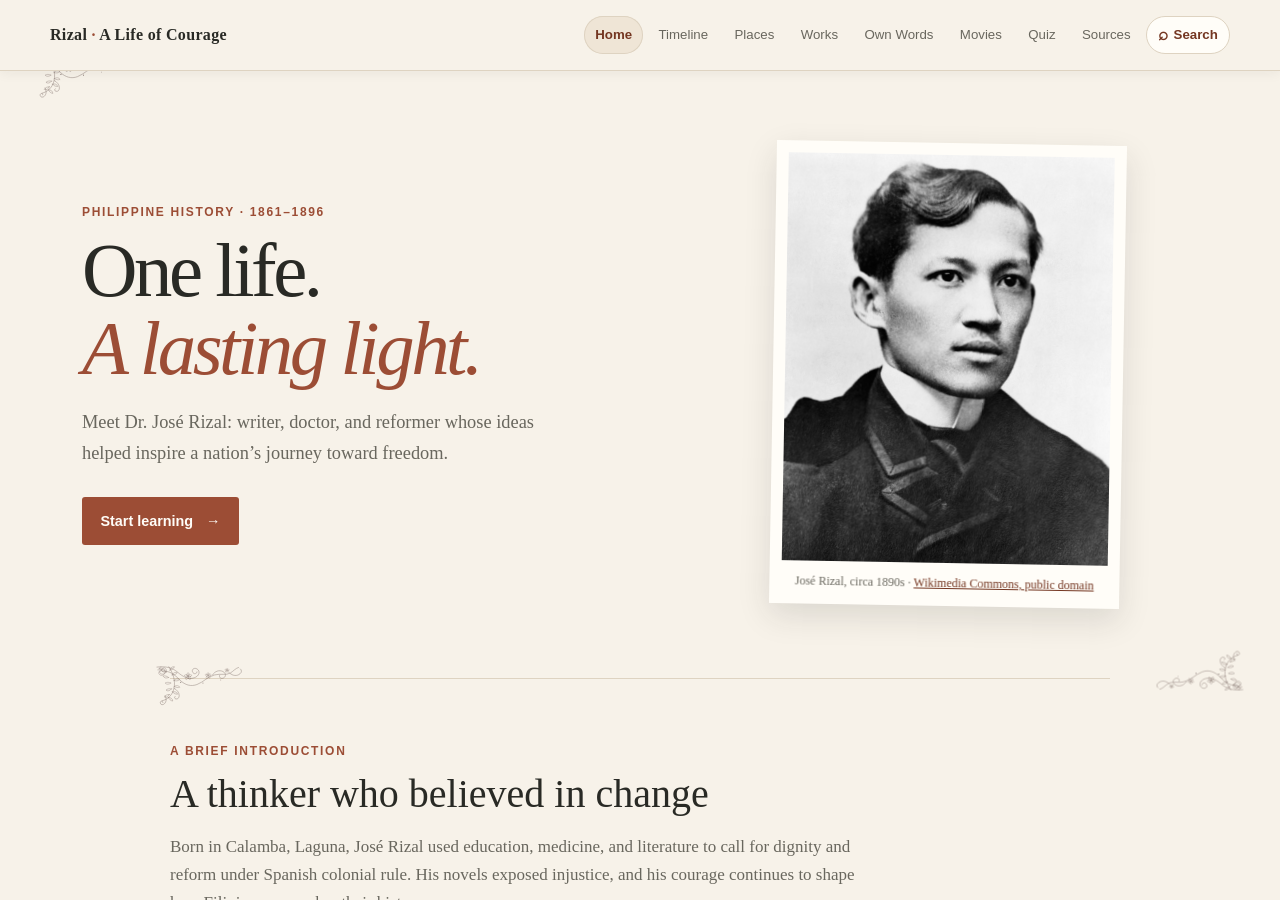
<file: index.html>
<!DOCTYPE html>
<html lang="en">
<head>
  <meta charset="UTF-8">
  <meta name="viewport" content="width=device-width, initial-scale=1">
  <meta http-equiv="refresh" content="0; url=pages/index.html">
  <title>José Rizal | A Life of Courage</title>
</head>
<body>
  <p>The website has moved. <a href="pages/index.html">Open the home page</a>.</p>
</body>
</html>
</file>
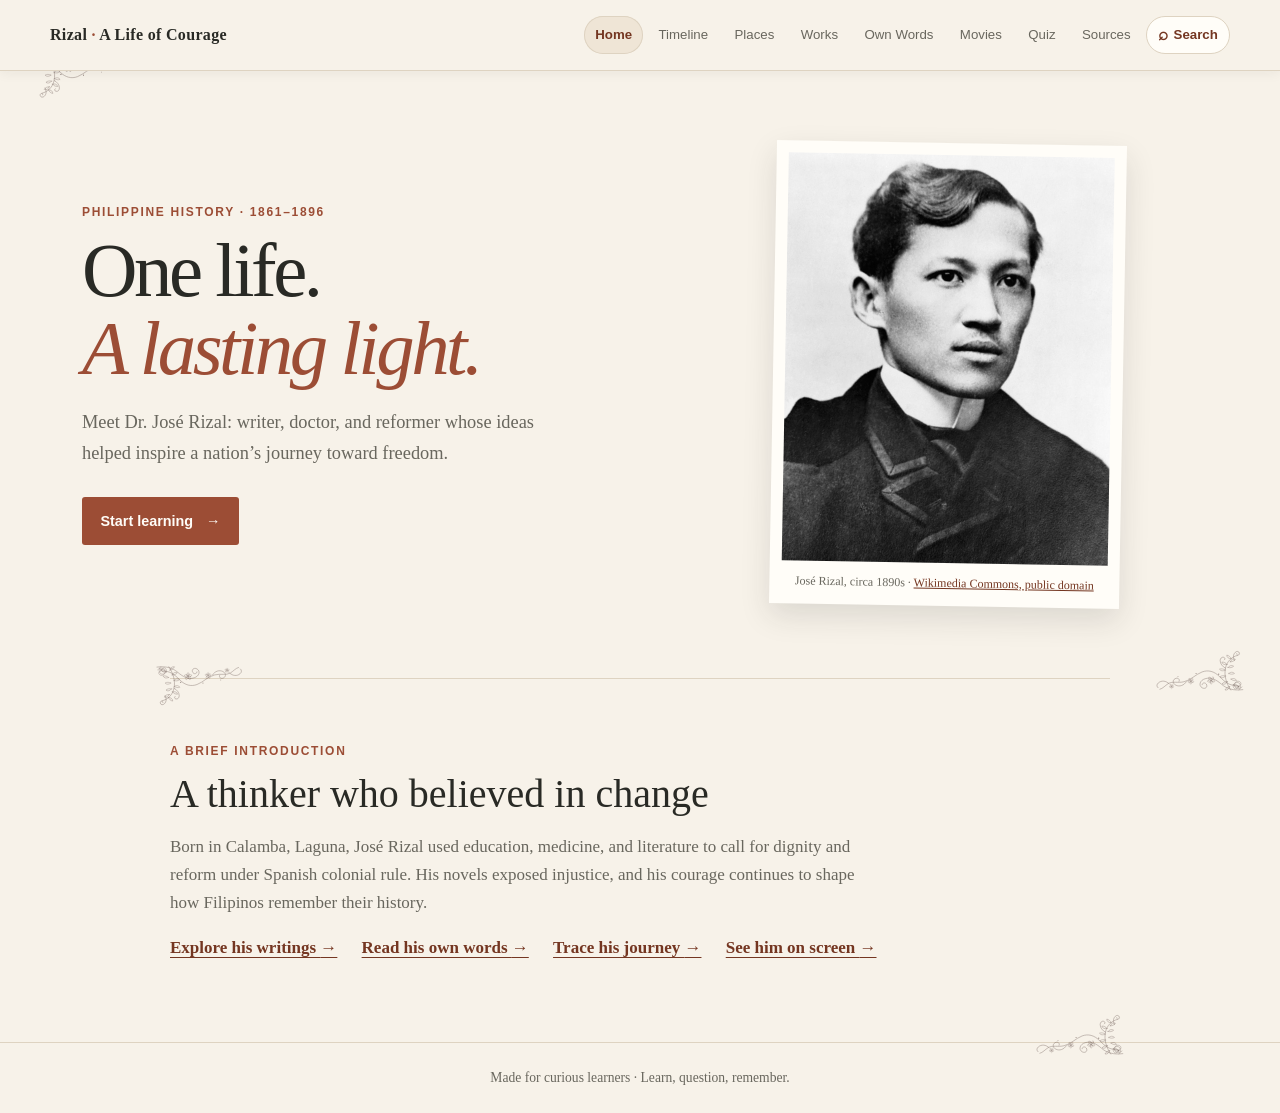
<file: pages/index.html>
<!DOCTYPE html>
<html lang="en">
<head>
  <meta charset="UTF-8">
  <meta name="viewport" content="width=device-width, initial-scale=1">
  <meta name="description" content="An introduction to the life and works of Dr. José Rizal, Philippine national hero.">
  <title>José Rizal | A Life of Courage</title>
  <link rel="stylesheet" href="../css/style.css">
  <script src="../js/main.js" defer></script>
  <script src="../js/search-index.js" defer></script>
  <script src="../js/search.js" defer></script>
</head>
<body>
  <!-- The same navigation appears on every page. -->
  <header class="site-header">
    <a class="brand" href="index.html">Rizal <span>·</span> A Life of Courage</a>
    <nav class="site-nav" aria-label="Main navigation">
      <a href="index.html" aria-current="page">Home</a>
      <a href="timeline.html">Timeline</a>
      <a href="places.html">Places</a>
      <a href="works.html">Works</a>
      <a href="quotes.html">Own Words</a>
      <a href="movies.html">Movies</a>
      <a href="quiz.html">Quiz</a>
      <a href="sources.html">Sources</a>
    </nav>
  </header>

  <!-- Homepage introduction and featured links. -->
  <main>
    <section class="hero">
      <div class="hero-copy">
        <p class="eyebrow">Philippine history · 1861–1896</p>
        <h1>One life.<br><em>A lasting light.</em></h1>
        <p class="hero-intro">Meet Dr. José Rizal: writer, doctor, and reformer whose ideas helped inspire a nation’s journey toward freedom.</p>
        <a class="button" href="timeline.html">Start learning <span aria-hidden="true">→</span></a>
      </div>
      <figure class="hero-portrait">
        <img src="../images/jose-rizal.jpg" alt="Black-and-white portrait of José Rizal, circa the 1890s">
        <figcaption>José Rizal, circa 1890s · <a href="https://commons.wikimedia.org/wiki/File:Jose_Rizal_full.jpg">Wikimedia Commons, public domain</a></figcaption>
      </figure>
    </section>

    <section class="intro-section content-width">
      <p class="eyebrow">A brief introduction</p>
      <h2>A thinker who believed in change</h2>
      <p>Born in Calamba, Laguna, José Rizal used education, medicine, and literature to call for dignity and reform under Spanish colonial rule. His novels exposed injustice, and his courage continues to shape how Filipinos remember their history.</p>
      <a class="text-link" href="works.html">Explore his writings <span aria-hidden="true">→</span></a>
      <a class="text-link" href="quotes.html">Read his own words <span aria-hidden="true">→</span></a>
      <a class="text-link" href="places.html">Trace his journey <span aria-hidden="true">→</span></a>
      <a class="text-link" href="movies.html">See him on screen <span aria-hidden="true">→</span></a>
    </section>
  </main>

  <!-- Keep the footer consistent throughout the site. -->
  <footer class="site-footer">
    <p>Made for curious learners · Learn, question, remember.</p>
  </footer>
</body>
</html>
</file>
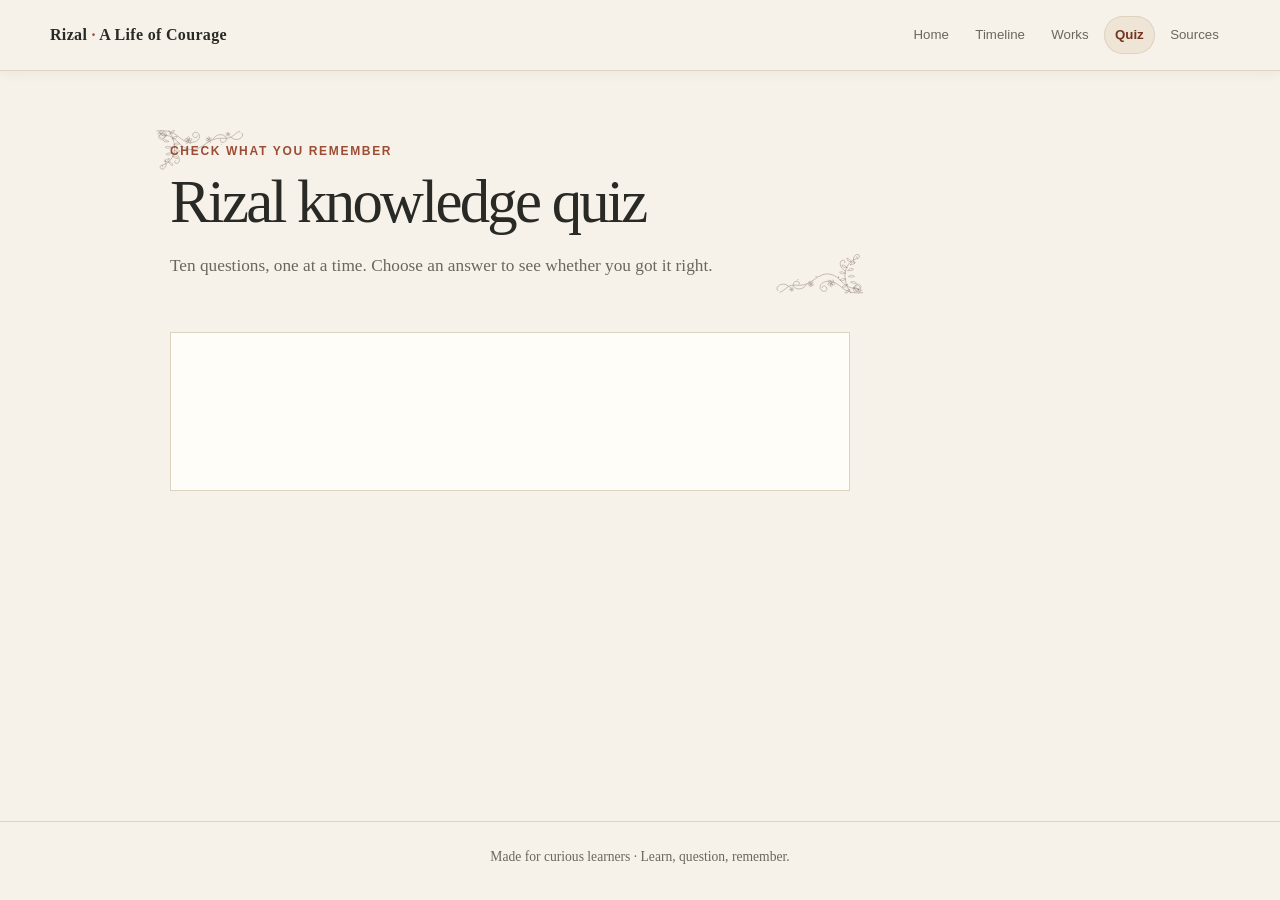
<file: quiz.html>
<!DOCTYPE html>
<html lang="en">
<head>
  <meta charset="UTF-8">
  <meta name="viewport" content="width=device-width, initial-scale=1">
  <meta name="description" content="Test your knowledge of José Rizal's life and works.">
  <title>Quiz | José Rizal</title>
  <link rel="stylesheet" href="css/style.css">
  <script src="js/quiz.js" defer></script>
</head>
<body>
  <!-- The same navigation appears on every page. -->
  <header class="site-header">
    <a class="brand" href="index.html">Rizal <span>·</span> A Life of Courage</a>
    <nav class="site-nav" aria-label="Main navigation">
      <a href="index.html">Home</a>
      <a href="timeline.html">Timeline</a>
      <a href="works.html">Works</a>
      <a href="quiz.html" aria-current="page">Quiz</a>
      <a href="sources.html">Sources</a>
    </nav>
  </header>

  <!-- JavaScript fills this area with one question at a time. -->
  <main class="page-main content-width">
    <section class="page-heading">
      <p class="eyebrow">Check what you remember</p>
      <h1>Rizal knowledge quiz</h1>
      <p>Ten questions, one at a time. Choose an answer to see whether you got it right.</p>
    </section>
    <section class="quiz-panel" aria-label="Rizal quiz">
      <div id="quiz-content">
        <p class="quiz-progress" id="quiz-progress" aria-live="polite"></p>
        <h2 id="question" tabindex="-1"></h2>
        <div id="answers" class="answer-list"></div>
        <p id="feedback" class="feedback" aria-live="polite"></p>
        <button id="next-button" class="button" type="button" hidden>Next question <span aria-hidden="true">→</span></button>
      </div>
      <div id="results" class="results" hidden aria-live="polite">
        <p class="eyebrow">Quiz complete</p>
        <h2>Your score: <span id="score"></span></h2>
        <p id="score-message"></p>
        <button id="try-again" class="button button-secondary" type="button">Try again</button>
      </div>
    </section>
  </main>

  <!-- Keep the footer consistent throughout the site. -->
  <footer class="site-footer"><p>Made for curious learners · Learn, question, remember.</p></footer>
</body>
</html>
</file>
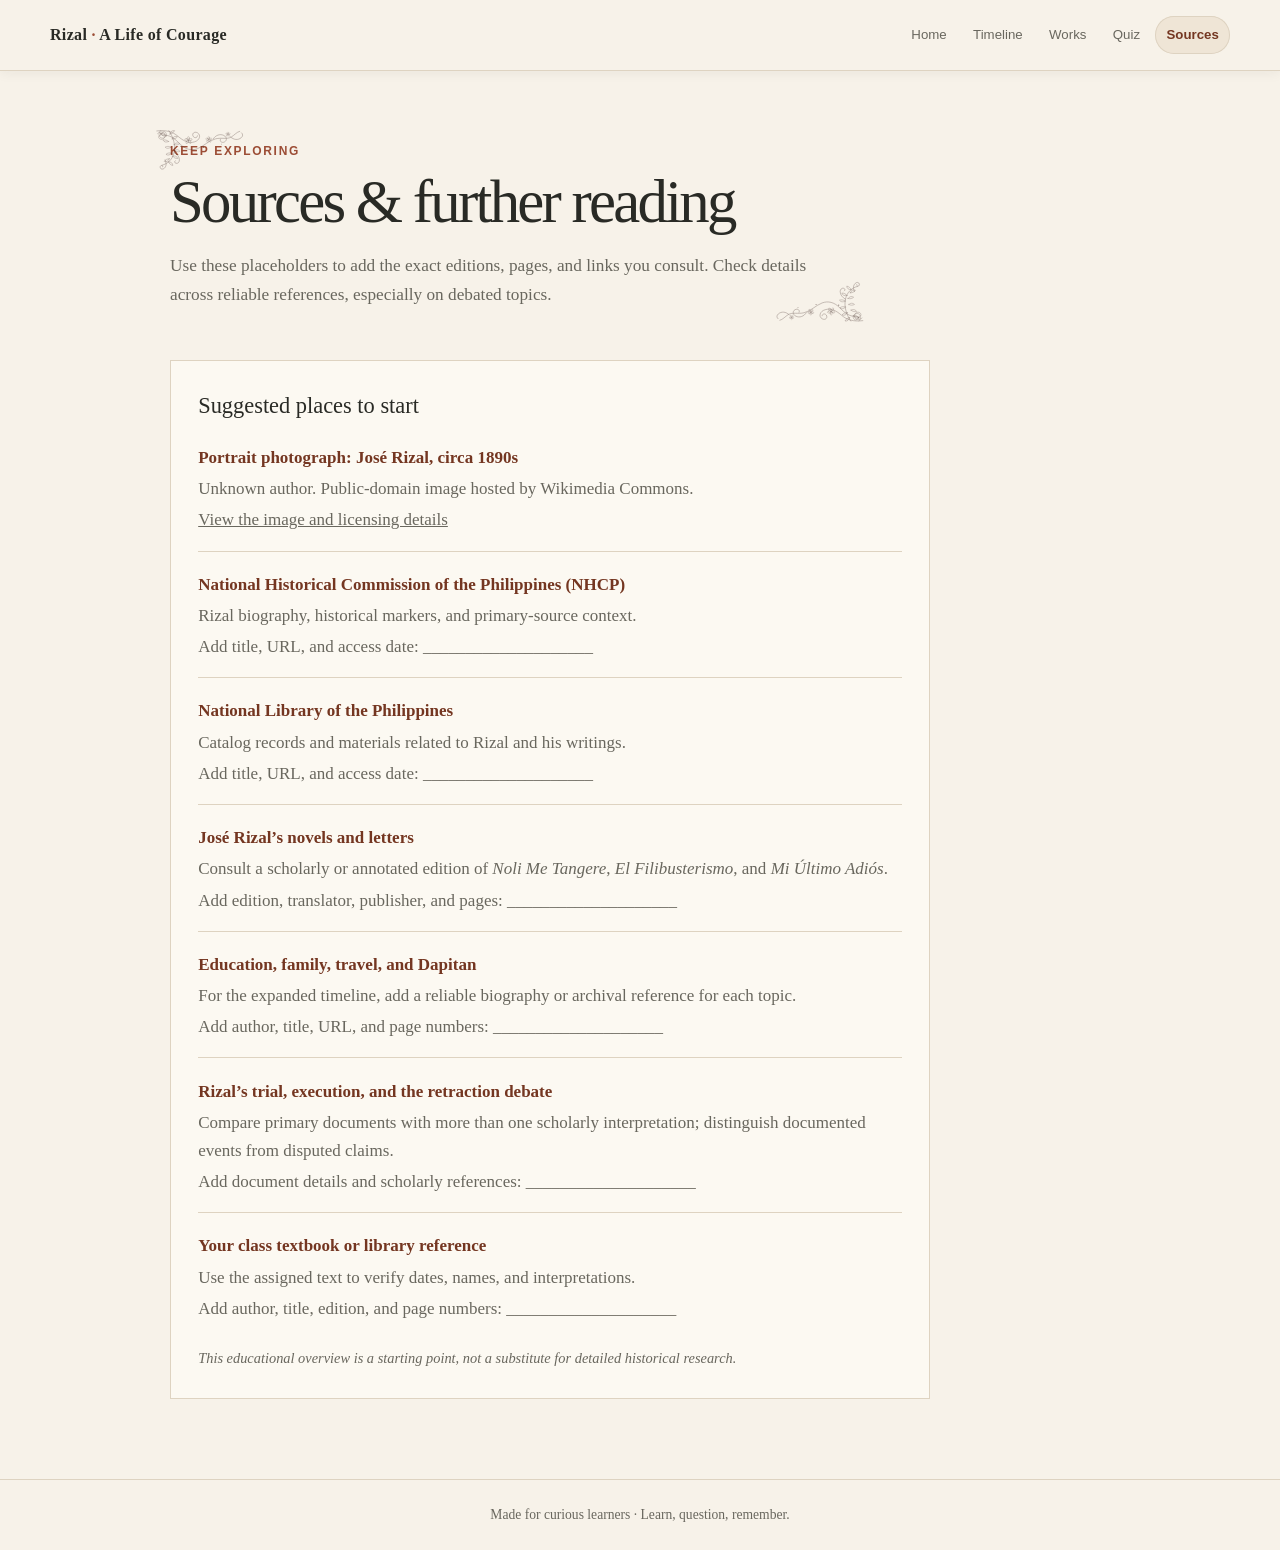
<file: sources.html>
<!DOCTYPE html>
<html lang="en">
<head>
  <meta charset="UTF-8">
  <meta name="viewport" content="width=device-width, initial-scale=1">
  <meta name="description" content="Sources and suggested references for learning about José Rizal.">
  <title>Sources | José Rizal</title>
  <link rel="stylesheet" href="css/style.css">
</head>
<body>
  <!-- The same navigation appears on every page. -->
  <header class="site-header">
    <a class="brand" href="index.html">Rizal <span>·</span> A Life of Courage</a>
    <nav class="site-nav" aria-label="Main navigation">
      <a href="index.html">Home</a>
      <a href="timeline.html">Timeline</a>
      <a href="works.html">Works</a>
      <a href="quiz.html">Quiz</a>
      <a href="sources.html" aria-current="page">Sources</a>
    </nav>
  </header>

  <!-- Replace these source placeholders with the references you consult. -->
  <main class="page-main content-width">
    <section class="page-heading">
      <p class="eyebrow">Keep exploring</p>
      <h1>Sources &amp; further reading</h1>
      <p>Use these placeholders to add the exact editions, pages, and links you consult. Check details across reliable references, especially on debated topics.</p>
    </section>
    <section class="sources-panel">
      <h2>Suggested places to start</h2>
      <ul class="source-list">
        <li><strong>Portrait photograph: José Rizal, circa 1890s</strong><span>Unknown author. Public-domain image hosted by Wikimedia Commons.</span><span class="source-placeholder"><a href="https://commons.wikimedia.org/wiki/File:Jose_Rizal_full.jpg">View the image and licensing details</a></span></li>
        <li><strong>National Historical Commission of the Philippines (NHCP)</strong><span>Rizal biography, historical markers, and primary-source context.</span><span class="source-placeholder">Add title, URL, and access date: ____________________</span></li>
        <li><strong>National Library of the Philippines</strong><span>Catalog records and materials related to Rizal and his writings.</span><span class="source-placeholder">Add title, URL, and access date: ____________________</span></li>
        <li><strong>José Rizal’s novels and letters</strong><span>Consult a scholarly or annotated edition of <em>Noli Me Tangere</em>, <em>El Filibusterismo</em>, and <em>Mi Último Adiós</em>.</span><span class="source-placeholder">Add edition, translator, publisher, and pages: ____________________</span></li>
        <li><strong>Education, family, travel, and Dapitan</strong><span>For the expanded timeline, add a reliable biography or archival reference for each topic.</span><span class="source-placeholder">Add author, title, URL, and page numbers: ____________________</span></li>
        <li><strong>Rizal’s trial, execution, and the retraction debate</strong><span>Compare primary documents with more than one scholarly interpretation; distinguish documented events from disputed claims.</span><span class="source-placeholder">Add document details and scholarly references: ____________________</span></li>
        <li><strong>Your class textbook or library reference</strong><span>Use the assigned text to verify dates, names, and interpretations.</span><span class="source-placeholder">Add author, title, edition, and page numbers: ____________________</span></li>
      </ul>
      <p class="source-note">This educational overview is a starting point, not a substitute for detailed historical research.</p>
    </section>
  </main>

  <!-- Keep the footer consistent throughout the site. -->
  <footer class="site-footer"><p>Made for curious learners · Learn, question, remember.</p></footer>
</body>
</html>
</file>
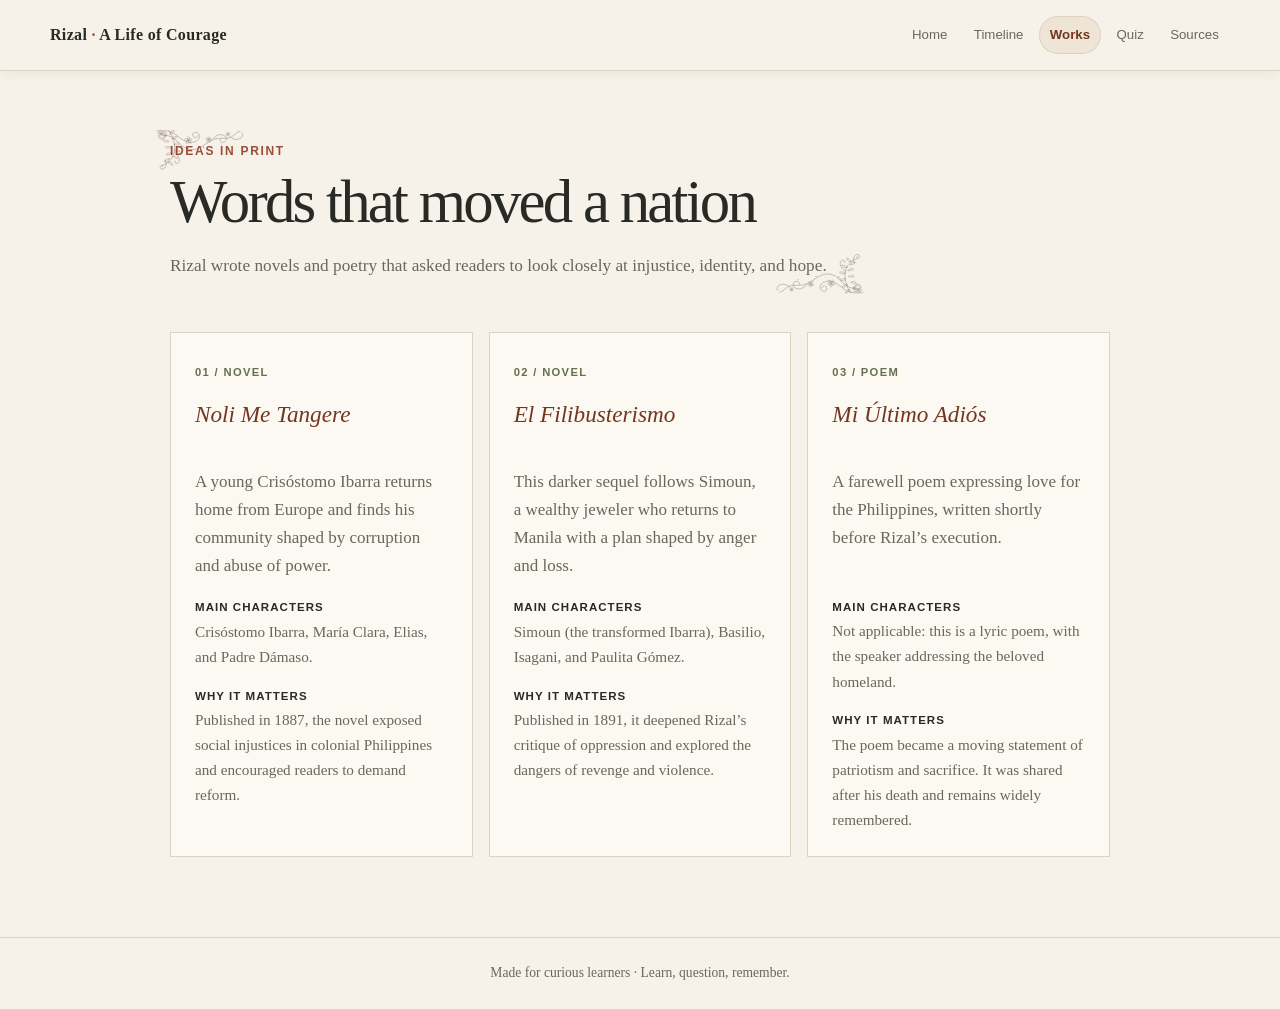
<file: works.html>
<!DOCTYPE html>
<html lang="en">
<head>
  <meta charset="UTF-8">
  <meta name="viewport" content="width=device-width, initial-scale=1">
  <meta name="description" content="Learn about three influential works by José Rizal.">
  <title>Works | José Rizal</title>
  <link rel="stylesheet" href="css/style.css">
</head>
<body>
  <!-- The same navigation appears on every page. -->
  <header class="site-header">
    <a class="brand" href="index.html">Rizal <span>·</span> A Life of Courage</a>
    <nav class="site-nav" aria-label="Main navigation">
      <a href="index.html">Home</a>
      <a href="timeline.html">Timeline</a>
      <a href="works.html" aria-current="page">Works</a>
      <a href="quiz.html">Quiz</a>
      <a href="sources.html">Sources</a>
    </nav>
  </header>

  <!-- Each card introduces one important work. -->
  <main class="page-main content-width">
    <section class="page-heading">
      <p class="eyebrow">Ideas in print</p>
      <h1>Words that moved a nation</h1>
      <p>Rizal wrote novels and poetry that asked readers to look closely at injustice, identity, and hope.</p>
    </section>
    <section class="work-grid" aria-label="Selected works">
      <article class="work-card">
        <span class="work-number">01 / NOVEL</span>
        <h2><em>Noli Me Tangere</em></h2>
        <p class="work-summary">A young Crisóstomo Ibarra returns home from Europe and finds his community shaped by corruption and abuse of power.</p>
        <h3>Main characters</h3>
        <p>Crisóstomo Ibarra, María Clara, Elias, and Padre Dámaso.</p>
        <h3>Why it matters</h3>
        <p>Published in 1887, the novel exposed social injustices in colonial Philippines and encouraged readers to demand reform.</p>
      </article>
      <article class="work-card">
        <span class="work-number">02 / NOVEL</span>
        <h2><em>El Filibusterismo</em></h2>
        <p class="work-summary">This darker sequel follows Simoun, a wealthy jeweler who returns to Manila with a plan shaped by anger and loss.</p>
        <h3>Main characters</h3>
        <p>Simoun (the transformed Ibarra), Basilio, Isagani, and Paulita Gómez.</p>
        <h3>Why it matters</h3>
        <p>Published in 1891, it deepened Rizal’s critique of oppression and explored the dangers of revenge and violence.</p>
      </article>
      <article class="work-card">
        <span class="work-number">03 / POEM</span>
        <h2><em>Mi Último Adiós</em></h2>
        <p class="work-summary">A farewell poem expressing love for the Philippines, written shortly before Rizal’s execution.</p>
        <h3>Main characters</h3>
        <p>Not applicable: this is a lyric poem, with the speaker addressing the beloved homeland.</p>
        <h3>Why it matters</h3>
        <p>The poem became a moving statement of patriotism and sacrifice. It was shared after his death and remains widely remembered.</p>
      </article>
    </section>
  </main>

  <!-- Keep the footer consistent throughout the site. -->
  <footer class="site-footer"><p>Made for curious learners · Learn, question, remember.</p></footer>
</body>
</html>
</file>
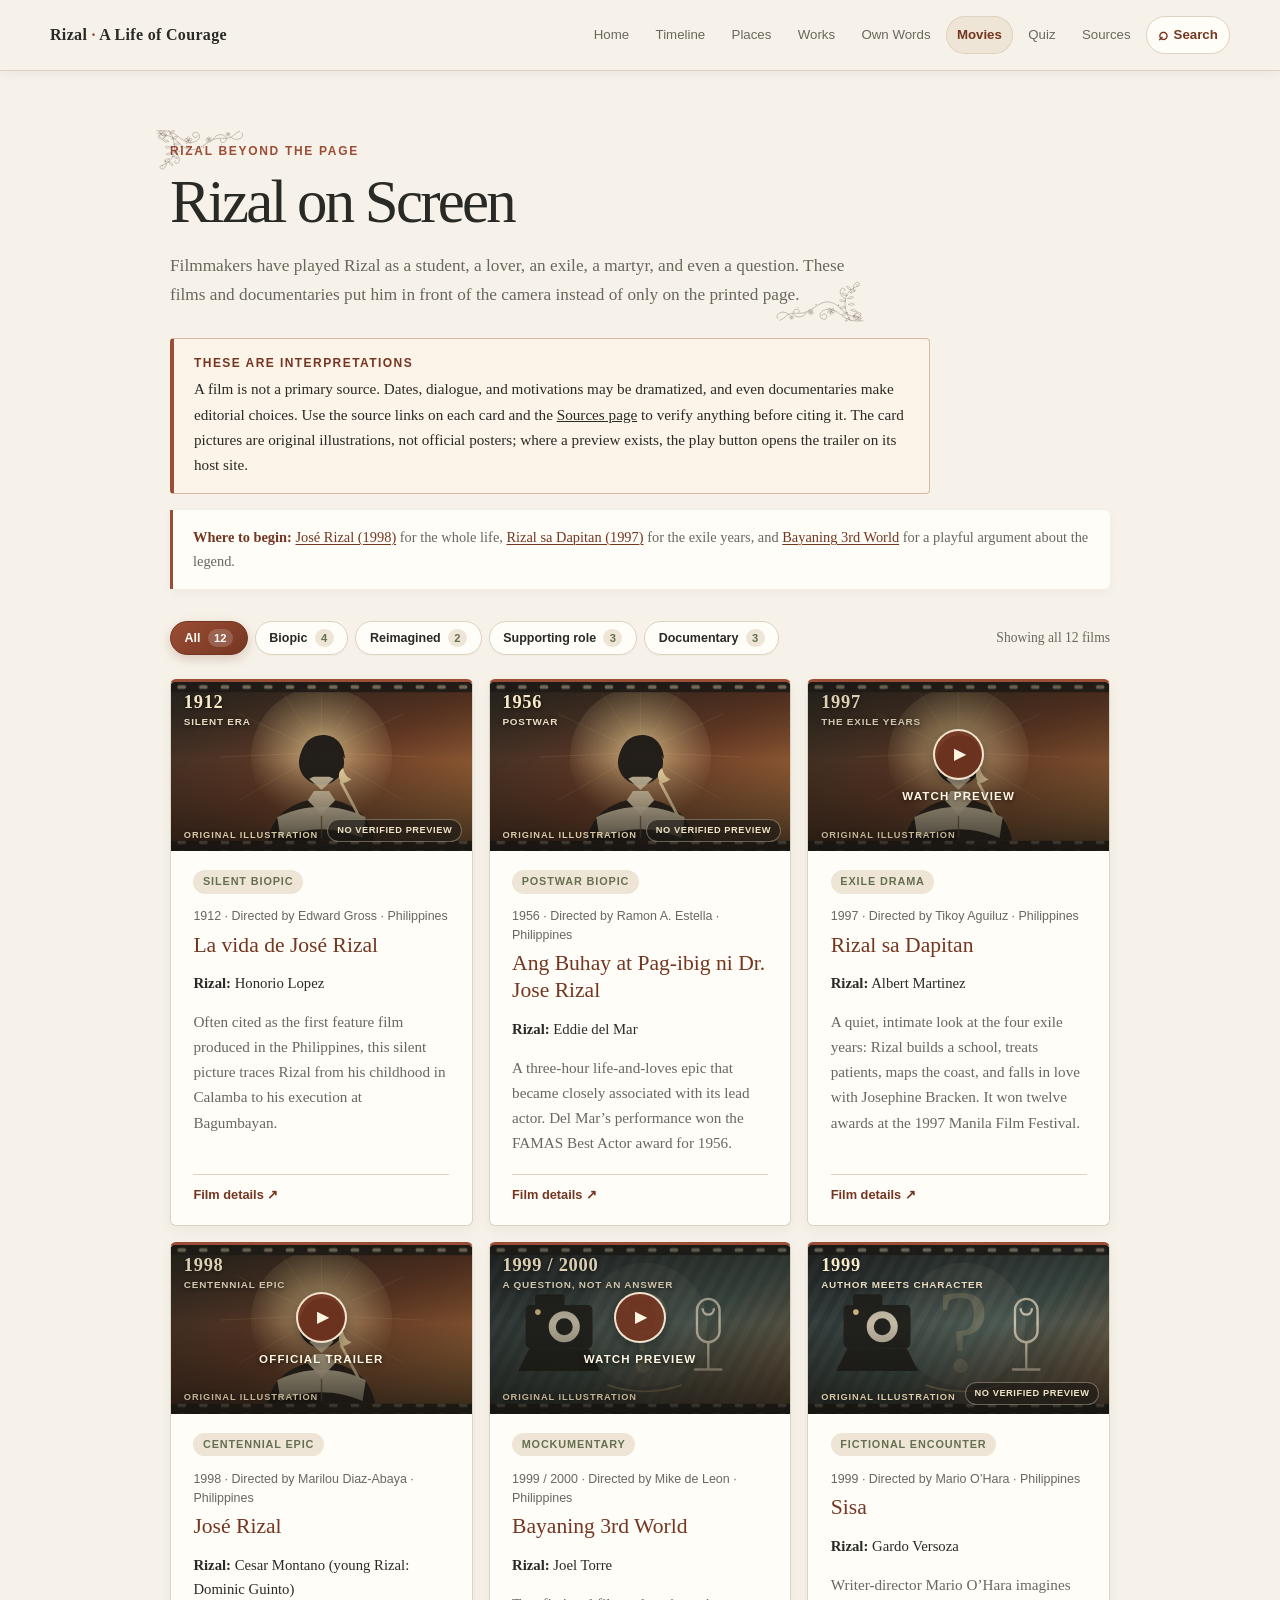
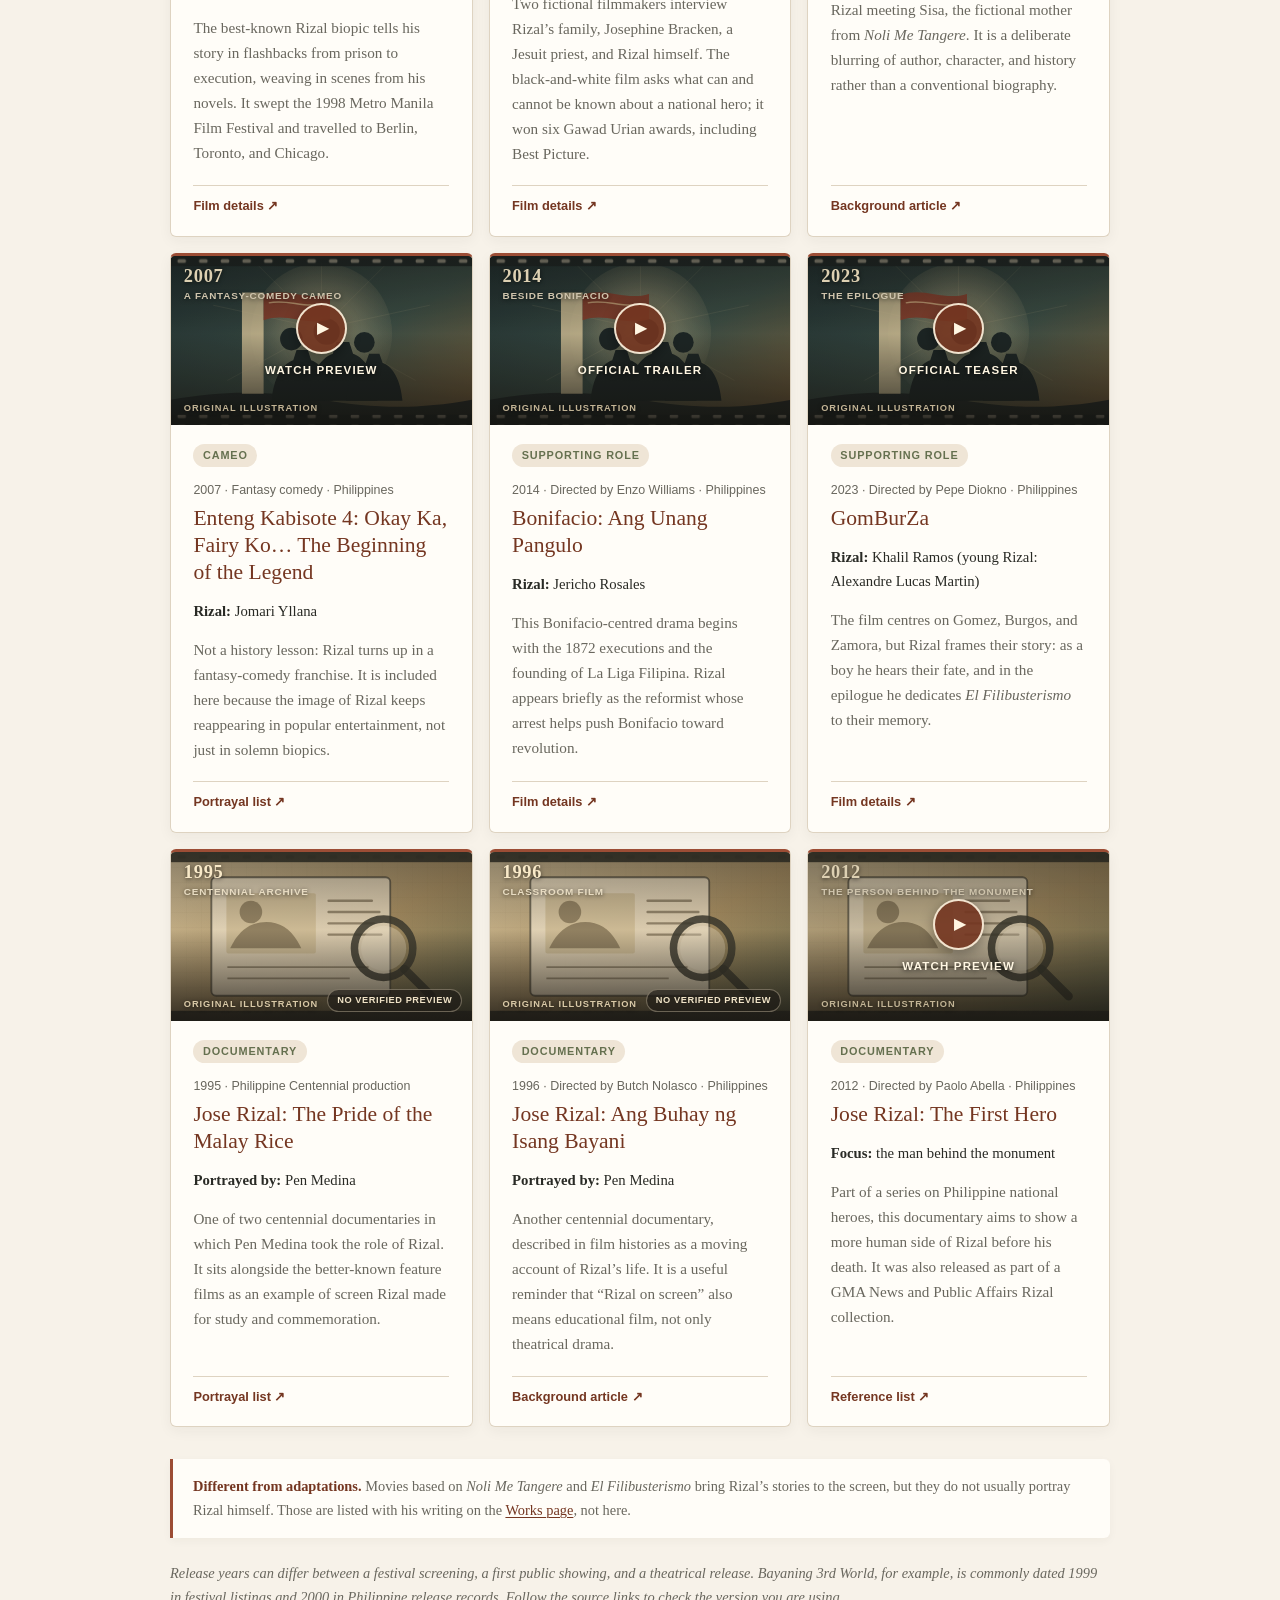
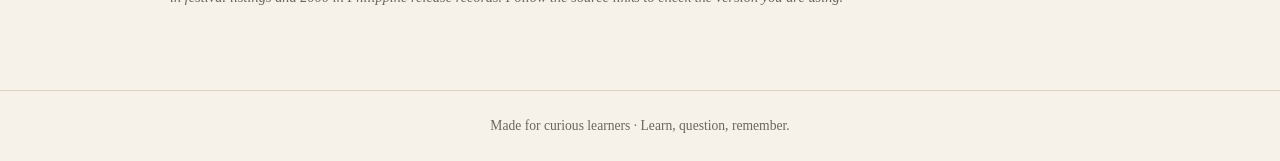
<file: pages/movies.html>
<!DOCTYPE html>
<html lang="en">
<head>
  <meta charset="UTF-8">
  <meta name="viewport" content="width=device-width, initial-scale=1">
  <meta name="description" content="Films and documentaries that portray José Rizal, from early silent biopics to modern historical dramas.">
  <title>Rizal on Screen | José Rizal</title>
  <link rel="stylesheet" href="../css/style.css">
  <script src="../js/main.js" defer></script>
  <script src="../js/search-index.js" defer></script>
  <script src="../js/search.js" defer></script>
  <script src="../js/movies.js" defer></script>
</head>
<body>
  <!-- The same navigation appears on every page. -->
  <header class="site-header">
    <a class="brand" href="index.html">Rizal <span>·</span> A Life of Courage</a>
    <nav class="site-nav" aria-label="Main navigation">
      <a href="index.html">Home</a>
      <a href="timeline.html">Timeline</a>
      <a href="places.html">Places</a>
      <a href="works.html">Works</a>
      <a href="quotes.html">Own Words</a>
      <a href="movies.html" aria-current="page">Movies</a>
      <a href="quiz.html">Quiz</a>
      <a href="sources.html">Sources</a>
    </nav>
  </header>

  <main class="page-main content-width">
    <section class="page-heading">
      <p class="eyebrow">Rizal beyond the page</p>
      <h1>Rizal on Screen</h1>
      <p>Filmmakers have played Rizal as a student, a lover, an exile, a martyr, and even a question. These films and documentaries put him in front of the camera instead of only on the printed page.</p>
    </section>

    <aside class="site-disclaimer" role="note" aria-label="Project disclaimer">
      <h2>These are interpretations</h2>
      <p>A film is not a primary source. Dates, dialogue, and motivations may be dramatized, and even documentaries make editorial choices. Use the source links on each card and the <a href="sources.html">Sources page</a> to verify anything before citing it. The card pictures are original illustrations, not official posters; where a preview exists, the play button opens the trailer on its host site.</p>
    </aside>

    <aside class="movies-note" role="note" aria-label="Where to start">
      <strong>Where to begin:</strong>
      <a href="#movie-jose-rizal">José Rizal (1998)</a> for the whole life,
      <a href="#movie-rizal-sa-dapitan">Rizal sa Dapitan (1997)</a> for the exile years, and
      <a href="#movie-bayaning-3rd-world">Bayaning 3rd World</a> for a playful argument about the legend.
    </aside>

    <section class="movie-controls" aria-label="Movie filters">
      <div class="movie-filters" role="group" aria-label="Filter by kind of film">
        <button class="movie-filter is-active" type="button" data-filter="all" aria-pressed="true">
          All <span class="movie-filter-count">12</span>
        </button>
        <button class="movie-filter" type="button" data-filter="biopic" aria-pressed="false">
          Biopic <span class="movie-filter-count">4</span>
        </button>
        <button class="movie-filter" type="button" data-filter="reimagined" aria-pressed="false">
          Reimagined <span class="movie-filter-count">2</span>
        </button>
        <button class="movie-filter" type="button" data-filter="supporting" aria-pressed="false">
          Supporting role <span class="movie-filter-count">3</span>
        </button>
        <button class="movie-filter" type="button" data-filter="documentary" aria-pressed="false">
          Documentary <span class="movie-filter-count">3</span>
        </button>
      </div>
      <div class="movie-tools">
        <p id="movie-count" aria-live="polite">Showing all 12 films</p>
      </div>
    </section>

    <section class="movie-grid" aria-label="Films featuring José Rizal">
      <article class="movie-card" id="movie-la-vida" data-type="biopic">
        <div class="movie-media">
          <img src="../images/movie-art-biopic.svg" alt="" aria-hidden="true">
          <span class="movie-media-shade" aria-hidden="true"></span>
          <span class="movie-media-year" aria-hidden="true">1912</span>
          <span class="movie-media-caption" aria-hidden="true">Silent era</span>
          <span class="movie-media-label" aria-hidden="true">Original illustration</span>
          <span class="movie-no-preview">No verified preview</span>
        </div>
        <span class="movie-badge">Silent biopic</span>
        <p class="movie-meta">1912 · Directed by Edward Gross · Philippines</p>
        <h2>La vida de José Rizal</h2>
        <p class="movie-role"><strong>Rizal:</strong> Honorio Lopez</p>
        <p class="movie-why">Often cited as the first feature film produced in the Philippines, this silent picture traces Rizal from his childhood in Calamba to his execution at Bagumbayan.</p>
        <p class="movie-source"><a href="https://en.wikipedia.org/wiki/La_vida_de_Jos%C3%A9_Rizal" target="_blank" rel="noopener noreferrer">Film details ↗</a></p>
      </article>

      <article class="movie-card" id="movie-buhay-at-pag-ibig" data-type="biopic">
        <div class="movie-media">
          <img src="../images/movie-art-biopic.svg" alt="" aria-hidden="true" loading="lazy">
          <span class="movie-media-shade" aria-hidden="true"></span>
          <span class="movie-media-year" aria-hidden="true">1956</span>
          <span class="movie-media-caption" aria-hidden="true">Postwar</span>
          <span class="movie-media-label" aria-hidden="true">Original illustration</span>
          <span class="movie-no-preview">No verified preview</span>
        </div>
        <span class="movie-badge">Postwar biopic</span>
        <p class="movie-meta">1956 · Directed by Ramon A. Estella · Philippines</p>
        <h2>Ang Buhay at Pag-ibig ni Dr. Jose Rizal</h2>
        <p class="movie-role"><strong>Rizal:</strong> Eddie del Mar</p>
        <p class="movie-why">A three-hour life-and-loves epic that became closely associated with its lead actor. Del Mar’s performance won the FAMAS Best Actor award for 1956.</p>
        <p class="movie-source"><a href="https://www.imdb.com/title/tt0357516/" target="_blank" rel="noopener noreferrer">Film details ↗</a></p>
      </article>

      <article class="movie-card" id="movie-rizal-sa-dapitan" data-type="biopic">
        <div class="movie-media">
          <img src="../images/movie-art-biopic.svg" alt="" aria-hidden="true" loading="lazy">
          <span class="movie-media-shade" aria-hidden="true"></span>
          <span class="movie-media-year" aria-hidden="true">1997</span>
          <span class="movie-media-caption" aria-hidden="true">The exile years</span>
          <span class="movie-media-label" aria-hidden="true">Original illustration</span>
          <a class="movie-preview" href="https://www.rottentomatoes.com/m/rizal_sa_dapitan" target="_blank" rel="noopener noreferrer" aria-label="Watch a preview of Rizal sa Dapitan on Rotten Tomatoes, opens in a new tab">
            <span class="movie-play" aria-hidden="true">▶</span>
            <span class="movie-preview-text">Watch preview</span>
          </a>
        </div>
        <span class="movie-badge">Exile drama</span>
        <p class="movie-meta">1997 · Directed by Tikoy Aguiluz · Philippines</p>
        <h2>Rizal sa Dapitan</h2>
        <p class="movie-role"><strong>Rizal:</strong> Albert Martinez</p>
        <p class="movie-why">A quiet, intimate look at the four exile years: Rizal builds a school, treats patients, maps the coast, and falls in love with Josephine Bracken. It won twelve awards at the 1997 Manila Film Festival.</p>
        <p class="movie-source"><a href="https://en.wikipedia.org/wiki/Rizal_in_Dapitan" target="_blank" rel="noopener noreferrer">Film details ↗</a></p>
      </article>

      <article class="movie-card" id="movie-jose-rizal" data-type="biopic">
        <div class="movie-media">
          <img src="../images/movie-art-biopic.svg" alt="" aria-hidden="true" loading="lazy">
          <span class="movie-media-shade" aria-hidden="true"></span>
          <span class="movie-media-year" aria-hidden="true">1998</span>
          <span class="movie-media-caption" aria-hidden="true">Centennial epic</span>
          <span class="movie-media-label" aria-hidden="true">Original illustration</span>
          <a class="movie-preview" href="https://www.youtube.com/watch?v=Wjg3EbZid-Q" target="_blank" rel="noopener noreferrer" aria-label="Watch the official trailer for José Rizal on YouTube, opens in a new tab">
            <span class="movie-play" aria-hidden="true">▶</span>
            <span class="movie-preview-text">Official trailer</span>
          </a>
        </div>
        <span class="movie-badge">Centennial epic</span>
        <p class="movie-meta">1998 · Directed by Marilou Diaz-Abaya · Philippines</p>
        <h2>José Rizal</h2>
        <p class="movie-role"><strong>Rizal:</strong> Cesar Montano <span lang="en">(young Rizal: Dominic Guinto)</span></p>
        <p class="movie-why">The best-known Rizal biopic tells his story in flashbacks from prison to execution, weaving in scenes from his novels. It swept the 1998 Metro Manila Film Festival and travelled to Berlin, Toronto, and Chicago.</p>
        <p class="movie-source"><a href="https://en.wikipedia.org/wiki/Jos%C3%A9_Rizal_(film)" target="_blank" rel="noopener noreferrer">Film details ↗</a></p>
      </article>

      <article class="movie-card" id="movie-bayaning-3rd-world" data-type="reimagined">
        <div class="movie-media">
          <img src="../images/movie-art-reimagined.svg" alt="" aria-hidden="true" loading="lazy">
          <span class="movie-media-shade" aria-hidden="true"></span>
          <span class="movie-media-year" aria-hidden="true">1999 / 2000</span>
          <span class="movie-media-caption" aria-hidden="true">A question, not an answer</span>
          <span class="movie-media-label" aria-hidden="true">Original illustration</span>
          <a class="movie-preview" href="https://www.imdb.com/title/tt0260731/videogallery" target="_blank" rel="noopener noreferrer" aria-label="Watch the remastered trailer for Bayaning 3rd World on IMDb, opens in a new tab">
            <span class="movie-play" aria-hidden="true">▶</span>
            <span class="movie-preview-text">Watch preview</span>
          </a>
        </div>
        <span class="movie-badge">Mockumentary</span>
        <p class="movie-meta">1999 / 2000 · Directed by Mike de Leon · Philippines</p>
        <h2>Bayaning 3rd World</h2>
        <p class="movie-role"><strong>Rizal:</strong> Joel Torre</p>
        <p class="movie-why">Two fictional filmmakers interview Rizal’s family, Josephine Bracken, a Jesuit priest, and Rizal himself. The black-and-white film asks what can and cannot be known about a national hero; it won six Gawad Urian awards, including Best Picture.</p>
        <p class="movie-source"><a href="https://en.wikipedia.org/wiki/Bayaning_3rd_World" target="_blank" rel="noopener noreferrer">Film details ↗</a></p>
      </article>

      <article class="movie-card" id="movie-sisa" data-type="reimagined">
        <div class="movie-media">
          <img src="../images/movie-art-reimagined.svg" alt="" aria-hidden="true" loading="lazy">
          <span class="movie-media-shade" aria-hidden="true"></span>
          <span class="movie-media-year" aria-hidden="true">1999</span>
          <span class="movie-media-caption" aria-hidden="true">Author meets character</span>
          <span class="movie-media-label" aria-hidden="true">Original illustration</span>
          <span class="movie-no-preview">No verified preview</span>
        </div>
        <span class="movie-badge">Fictional encounter</span>
        <p class="movie-meta">1999 · Directed by Mario O’Hara · Philippines</p>
        <h2>Sisa</h2>
        <p class="movie-role"><strong>Rizal:</strong> Gardo Versoza</p>
        <p class="movie-why">Writer-director Mario O’Hara imagines Rizal meeting Sisa, the fictional mother from <em>Noli Me Tangere</em>. It is a deliberate blurring of author, character, and history rather than a conventional biography.</p>
        <p class="movie-source"><a href="https://www.asiancinevision.org/marilou-diaz-abaya-obsessions-and-transitions-a-biographical-survey-56" target="_blank" rel="noopener noreferrer">Background article ↗</a></p>
      </article>

      <article class="movie-card" id="movie-enteng-kabisote-4" data-type="supporting">
        <div class="movie-media">
          <img src="../images/movie-art-supporting.svg" alt="" aria-hidden="true" loading="lazy">
          <span class="movie-media-shade" aria-hidden="true"></span>
          <span class="movie-media-year" aria-hidden="true">2007</span>
          <span class="movie-media-caption" aria-hidden="true">A fantasy-comedy cameo</span>
          <span class="movie-media-label" aria-hidden="true">Original illustration</span>
          <a class="movie-preview" href="https://www.rottentomatoes.com/m/enteng-kabisote-4" target="_blank" rel="noopener noreferrer" aria-label="Watch a preview of Enteng Kabisote 4 on Rotten Tomatoes, opens in a new tab">
            <span class="movie-play" aria-hidden="true">▶</span>
            <span class="movie-preview-text">Watch preview</span>
          </a>
        </div>
        <span class="movie-badge">Cameo</span>
        <p class="movie-meta">2007 · Fantasy comedy · Philippines</p>
        <h2>Enteng Kabisote 4: Okay Ka, Fairy Ko… The Beginning of the Legend</h2>
        <p class="movie-role"><strong>Rizal:</strong> Jomari Yllana</p>
        <p class="movie-why">Not a history lesson: Rizal turns up in a fantasy-comedy franchise. It is included here because the image of Rizal keeps reappearing in popular entertainment, not just in solemn biopics.</p>
        <p class="movie-source"><a href="https://en.wikipedia.org/wiki/Jos%C3%A9_Rizal#In_popular_culture" target="_blank" rel="noopener noreferrer">Portrayal list ↗</a></p>
      </article>

      <article class="movie-card" id="movie-bonifacio" data-type="supporting">
        <div class="movie-media">
          <img src="../images/movie-art-supporting.svg" alt="" aria-hidden="true" loading="lazy">
          <span class="movie-media-shade" aria-hidden="true"></span>
          <span class="movie-media-year" aria-hidden="true">2014</span>
          <span class="movie-media-caption" aria-hidden="true">Beside Bonifacio</span>
          <span class="movie-media-label" aria-hidden="true">Original illustration</span>
          <a class="movie-preview" href="https://www.youtube.com/watch?v=m1jGauYCsfw" target="_blank" rel="noopener noreferrer" aria-label="Watch the official trailer for Bonifacio: Ang Unang Pangulo on YouTube, opens in a new tab">
            <span class="movie-play" aria-hidden="true">▶</span>
            <span class="movie-preview-text">Official trailer</span>
          </a>
        </div>
        <span class="movie-badge">Supporting role</span>
        <p class="movie-meta">2014 · Directed by Enzo Williams · Philippines</p>
        <h2>Bonifacio: Ang Unang Pangulo</h2>
        <p class="movie-role"><strong>Rizal:</strong> Jericho Rosales</p>
        <p class="movie-why">This Bonifacio-centred drama begins with the 1872 executions and the founding of La Liga Filipina. Rizal appears briefly as the reformist whose arrest helps push Bonifacio toward revolution.</p>
        <p class="movie-source"><a href="https://en.wikipedia.org/wiki/Bonifacio:_Ang_Unang_Pangulo" target="_blank" rel="noopener noreferrer">Film details ↗</a></p>
      </article>

      <article class="movie-card" id="movie-gomburza" data-type="supporting">
        <div class="movie-media">
          <img src="../images/movie-art-supporting.svg" alt="" aria-hidden="true" loading="lazy">
          <span class="movie-media-shade" aria-hidden="true"></span>
          <span class="movie-media-year" aria-hidden="true">2023</span>
          <span class="movie-media-caption" aria-hidden="true">The epilogue</span>
          <span class="movie-media-label" aria-hidden="true">Original illustration</span>
          <a class="movie-preview" href="https://www.youtube.com/watch?v=NAUnjTRbZG8" target="_blank" rel="noopener noreferrer" aria-label="Watch the official GomBurZa teaser trailer on YouTube, opens in a new tab">
            <span class="movie-play" aria-hidden="true">▶</span>
            <span class="movie-preview-text">Official teaser</span>
          </a>
        </div>
        <span class="movie-badge">Supporting role</span>
        <p class="movie-meta">2023 · Directed by Pepe Diokno · Philippines</p>
        <h2>GomBurZa</h2>
        <p class="movie-role"><strong>Rizal:</strong> Khalil Ramos <span>(young Rizal: Alexandre Lucas Martin)</span></p>
        <p class="movie-why">The film centres on Gomez, Burgos, and Zamora, but Rizal frames their story: as a boy he hears their fate, and in the epilogue he dedicates <em>El Filibusterismo</em> to their memory.</p>
        <p class="movie-source"><a href="https://en.wikipedia.org/wiki/GomBurZa_(film)" target="_blank" rel="noopener noreferrer">Film details ↗</a></p>
      </article>

      <article class="movie-card" id="movie-pride-of-the-malay-rice" data-type="documentary">
        <div class="movie-media">
          <img src="../images/movie-art-documentary.svg" alt="" aria-hidden="true" loading="lazy">
          <span class="movie-media-shade" aria-hidden="true"></span>
          <span class="movie-media-year" aria-hidden="true">1995</span>
          <span class="movie-media-caption" aria-hidden="true">Centennial archive</span>
          <span class="movie-media-label" aria-hidden="true">Original illustration</span>
          <span class="movie-no-preview">No verified preview</span>
        </div>
        <span class="movie-badge">Documentary</span>
        <p class="movie-meta">1995 · Philippine Centennial production</p>
        <h2>Jose Rizal: The Pride of the Malay Rice</h2>
        <p class="movie-role"><strong>Portrayed by:</strong> Pen Medina</p>
        <p class="movie-why">One of two centennial documentaries in which Pen Medina took the role of Rizal. It sits alongside the better-known feature films as an example of screen Rizal made for study and commemoration.</p>
        <p class="movie-source"><a href="https://en.wikipedia.org/wiki/Jos%C3%A9_Rizal#In_popular_culture" target="_blank" rel="noopener noreferrer">Portrayal list ↗</a></p>
      </article>

      <article class="movie-card" id="movie-buhay-ng-isang-bayani" data-type="documentary">
        <div class="movie-media">
          <img src="../images/movie-art-documentary.svg" alt="" aria-hidden="true" loading="lazy">
          <span class="movie-media-shade" aria-hidden="true"></span>
          <span class="movie-media-year" aria-hidden="true">1996</span>
          <span class="movie-media-caption" aria-hidden="true">Classroom film</span>
          <span class="movie-media-label" aria-hidden="true">Original illustration</span>
          <span class="movie-no-preview">No verified preview</span>
        </div>
        <span class="movie-badge">Documentary</span>
        <p class="movie-meta">1996 · Directed by Butch Nolasco · Philippines</p>
        <h2>Jose Rizal: Ang Buhay ng Isang Bayani</h2>
        <p class="movie-role"><strong>Portrayed by:</strong> Pen Medina</p>
        <p class="movie-why">Another centennial documentary, described in film histories as a moving account of Rizal’s life. It is a useful reminder that “Rizal on screen” also means educational film, not only theatrical drama.</p>
        <p class="movie-source"><a href="https://www.asiancinevision.org/marilou-diaz-abaya-obsessions-and-transitions-a-biographical-survey-56" target="_blank" rel="noopener noreferrer">Background article ↗</a></p>
      </article>

      <article class="movie-card" id="movie-first-hero" data-type="documentary">
        <div class="movie-media">
          <img src="../images/movie-art-documentary.svg" alt="" aria-hidden="true" loading="lazy">
          <span class="movie-media-shade" aria-hidden="true"></span>
          <span class="movie-media-year" aria-hidden="true">2012</span>
          <span class="movie-media-caption" aria-hidden="true">The person behind the monument</span>
          <span class="movie-media-label" aria-hidden="true">Original illustration</span>
          <a class="movie-preview" href="https://www.youtube.com/watch?v=msxusm8w0dU" target="_blank" rel="noopener noreferrer" aria-label="Watch Jose Rizal: The First Hero on YouTube, opens in a new tab">
            <span class="movie-play" aria-hidden="true">▶</span>
            <span class="movie-preview-text">Watch preview</span>
          </a>
        </div>
        <span class="movie-badge">Documentary</span>
        <p class="movie-meta">2012 · Directed by Paolo Abella · Philippines</p>
        <h2>Jose Rizal: The First Hero</h2>
        <p class="movie-role"><strong>Focus:</strong> the man behind the monument</p>
        <p class="movie-why">Part of a series on Philippine national heroes, this documentary aims to show a more human side of Rizal before his death. It was also released as part of a GMA News and Public Affairs Rizal collection.</p>
        <p class="movie-source"><a href="https://www.rappler.com/entertainment/movies/best-filipino-movies-series-national-heroes-day" target="_blank" rel="noopener noreferrer">Reference list ↗</a></p>
      </article>
    </section>

    <aside class="movies-note" role="note" aria-label="Films based on his books">
      <strong>Different from adaptations.</strong>
      Movies based on <em>Noli Me Tangere</em> and <em>El Filibusterismo</em> bring Rizal’s stories to the screen, but they do not usually portray Rizal himself. Those are listed with his writing on the <a href="works.html">Works page</a>, not here.
    </aside>

    <p class="source-note">Release years can differ between a festival screening, a first public showing, and a theatrical release. <em>Bayaning 3rd World</em>, for example, is commonly dated 1999 in festival listings and 2000 in Philippine release records. Follow the source links to check the version you are using.</p>
  </main>

  <!-- Keep the footer consistent throughout the site. -->
  <footer class="site-footer"><p>Made for curious learners · Learn, question, remember.</p></footer>
</body>
</html>
</file>
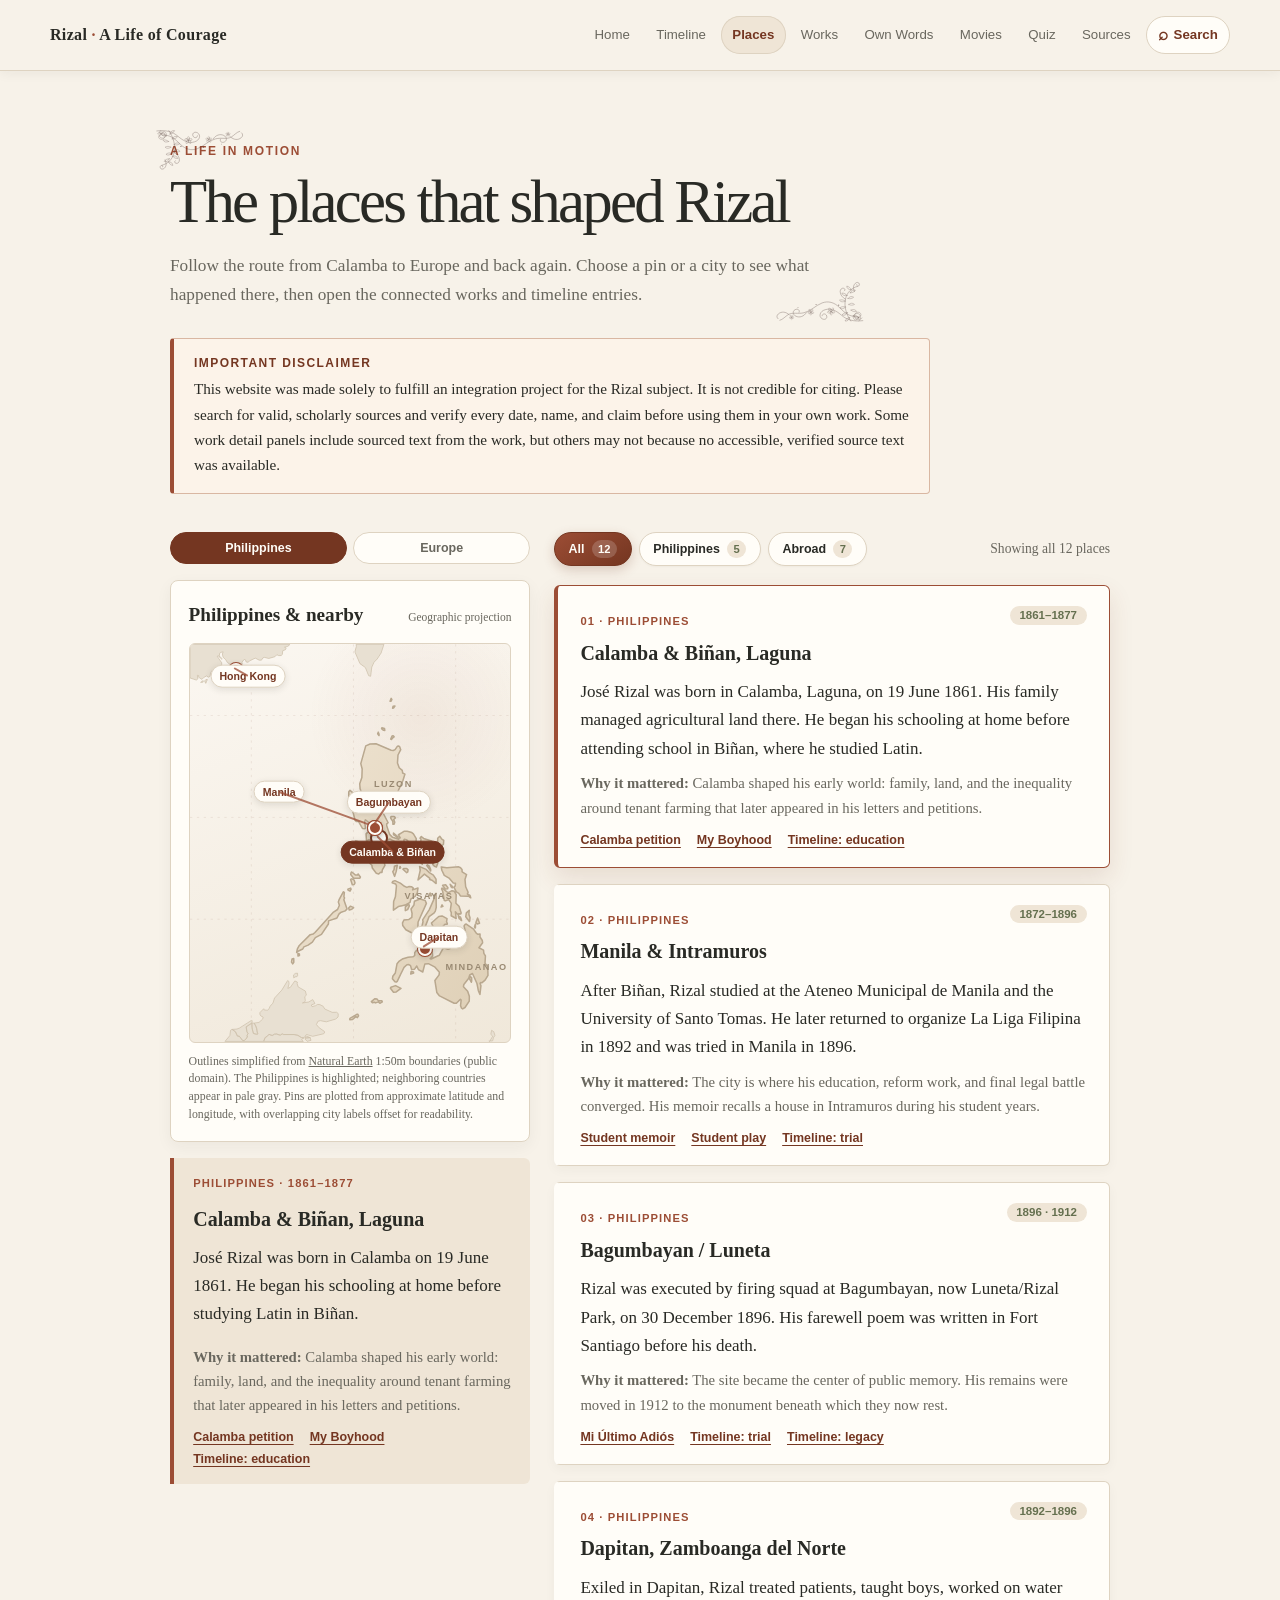
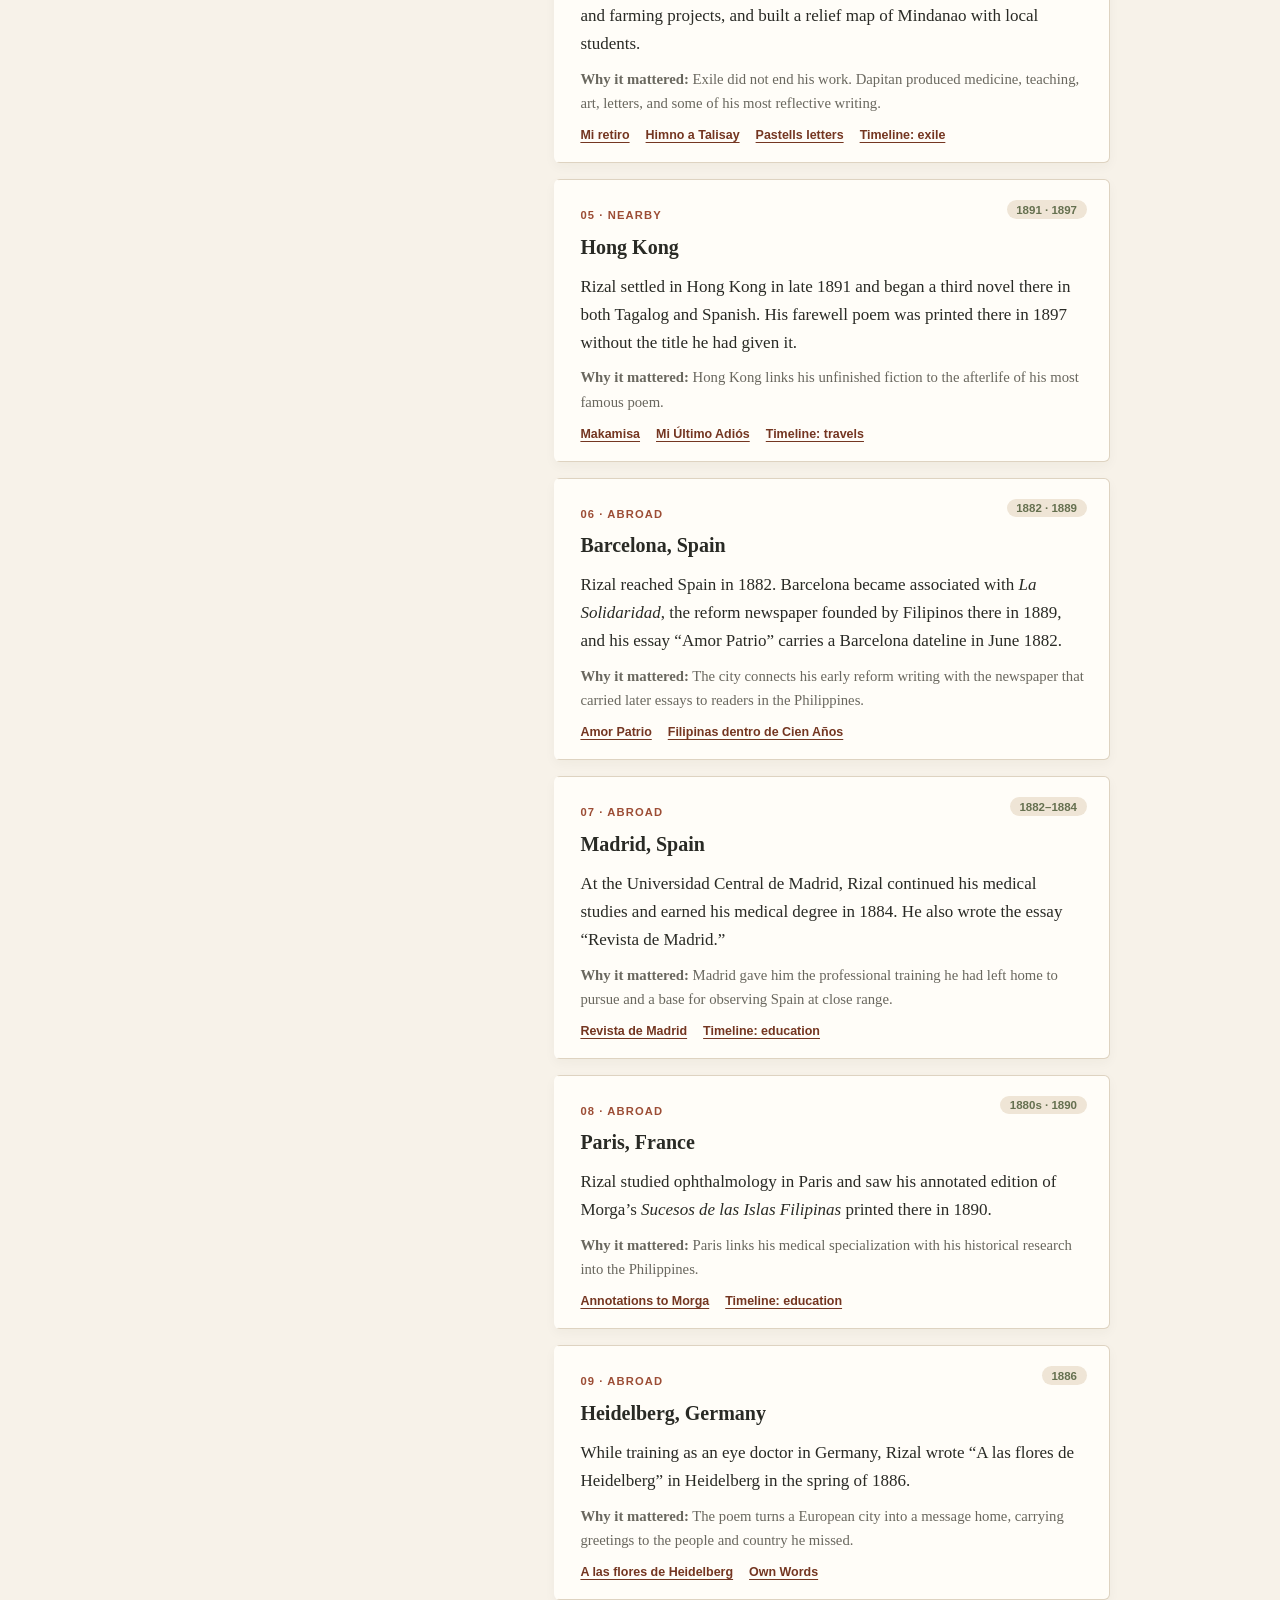
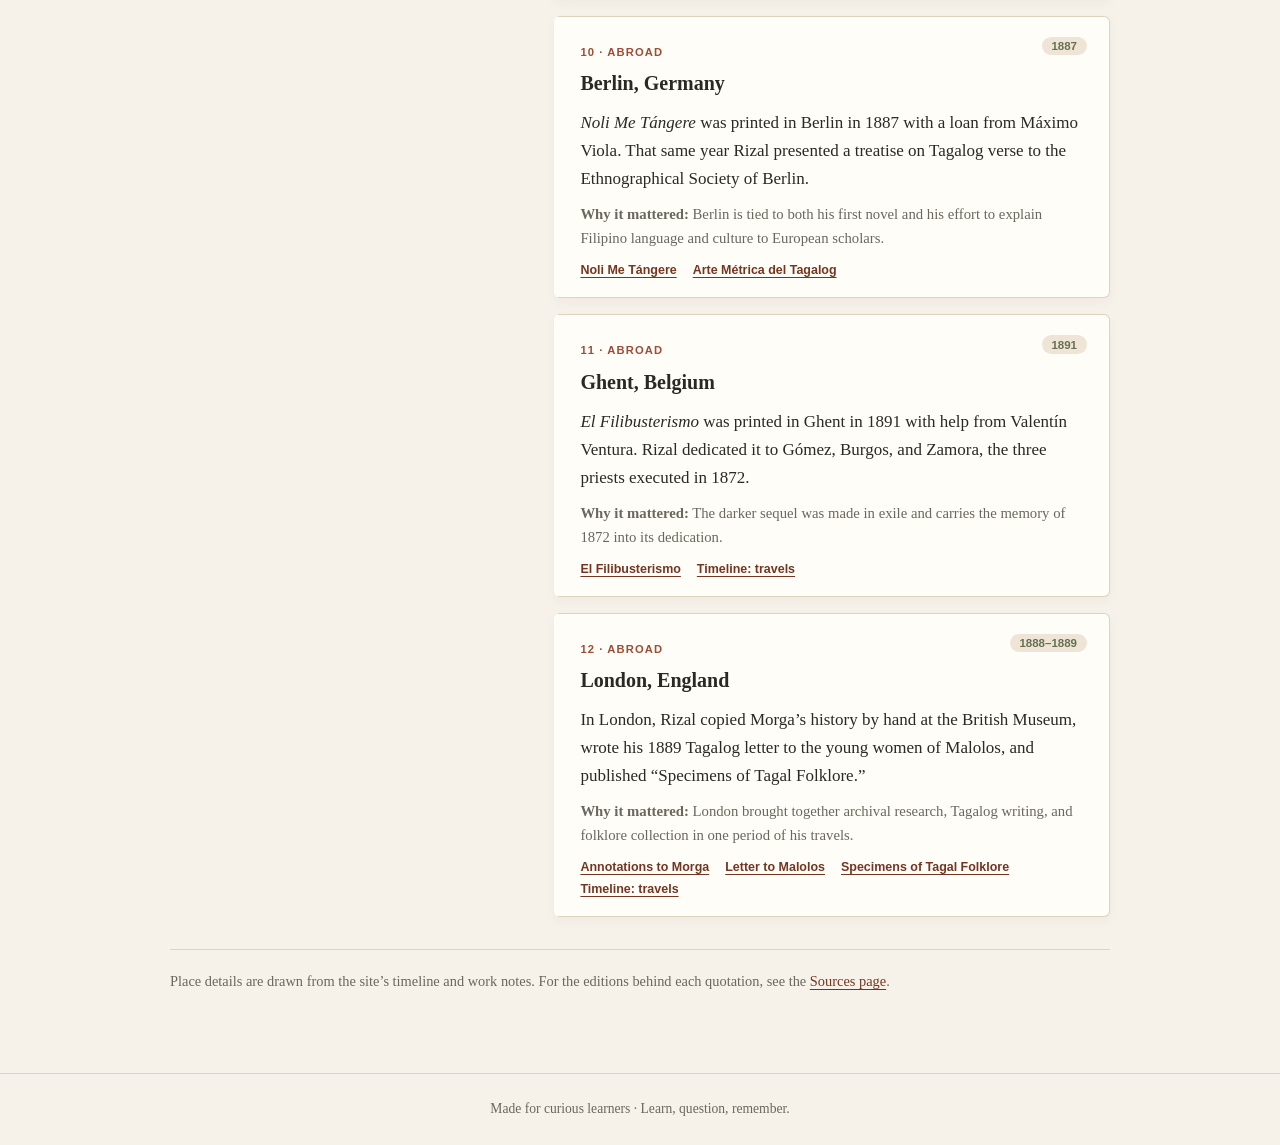
<file: pages/places.html>
<!doctype html>
<html lang="en">
  <head>
    <meta charset="UTF-8" />
    <meta name="viewport" content="width=device-width, initial-scale=1" />
    <meta
      name="description"
      content="Follow José Rizal through the places that shaped his life, from Calamba and Dapitan to Madrid, Berlin, and London."
    />
    <title>Places | José Rizal</title>
    <link rel="stylesheet" href="../css/style.css" />
    <script src="../js/main.js" defer></script>
    <script src="../js/search-index.js" defer></script>
    <script src="../js/search.js" defer></script>
    <script src="../js/places.js" defer></script>
  </head>
  <body>
    <header class="site-header">
      <a class="brand" href="index.html"
        >Rizal <span>·</span> A Life of Courage</a
      >
      <nav class="site-nav" aria-label="Main navigation">
        <a href="index.html">Home</a>
        <a href="timeline.html">Timeline</a>
        <a href="places.html" aria-current="page">Places</a>
        <a href="works.html">Works</a>
        <a href="quotes.html">Own Words</a>
        <a href="movies.html">Movies</a>
        <a href="quiz.html">Quiz</a>
        <a href="sources.html">Sources</a>
      </nav>
    </header>

    <main class="page-main content-width">
      <section class="page-heading">
        <p class="eyebrow">A life in motion</p>
        <h1>The places that shaped Rizal</h1>
        <p>
          Follow the route from Calamba to Europe and back again. Choose a pin
          or a city to see what happened there, then open the connected works
          and timeline entries.
        </p>
      </section>

      <aside class="site-disclaimer" role="note" aria-label="Project disclaimer">
        <h2>Important disclaimer</h2>
        <p>
          This website was made solely to fulfill an integration project for the
          Rizal subject. It is not credible for citing. Please search for valid,
          scholarly sources and verify every date, name, and claim before using
          them in your own work. Some work detail panels include sourced text
          from the work, but others may not because no accessible, verified
          source text was available.
        </p>
      </aside>

      <section class="places-explorer" aria-label="Interactive places explorer">
        <div class="places-map-panel">
          <div class="map-tabs" role="tablist" aria-label="Map region">
            <button class="map-tab is-active" type="button" role="tab" id="ph-tab" aria-controls="ph-map" aria-selected="true" data-map="ph-map">Philippines</button>
            <button class="map-tab" type="button" role="tab" id="eu-tab" aria-controls="eu-map" aria-selected="false" tabindex="-1" data-map="eu-map">Europe</button>
          </div>

          <div class="map-card" id="ph-map" role="tabpanel" aria-labelledby="ph-tab">
            <div class="map-heading">
              <h2>Philippines &amp; nearby</h2>
              <p>Geographic projection</p>
            </div>

            <div class="map-canvas">
              <svg
                class="map-shape"
                viewBox="0 0 420 520"
                preserveAspectRatio="xMidYMid meet"
                aria-hidden="true"
              >
                <defs>
                  <linearGradient id="island-fill" x1="0" y1="0" x2="1" y2="1">
                    <stop offset="0%" stop-color="#efe4d2" />
                    <stop offset="100%" stop-color="#dfd0b7" />
                  </linearGradient>
                </defs>
                <g class="map-grid">
                  <line x1="80.3" y1="0" x2="80.3" y2="520" />
                  <line x1="214" y1="0" x2="214" y2="520" />
                  <line x1="347.8" y1="0" x2="347.8" y2="520" />
                  <line x1="0" y1="93.3" x2="420" y2="93.3" />
                  <line x1="0" y1="226.7" x2="420" y2="226.7" />
                  <line x1="0" y1="360" x2="420" y2="360" />
                </g>
                <g class="map-neighbors">
                  <path d="M241 23.5 L238 29.9 L236.5 42 L233.9 41.2 L229.6 30.5 L222.5 25.4 L216.2 10.8 L216 9.3 L217.8 2.7 L217.5 0 L253.9 0 L250.2 11.5 L245.1 19.3 L241 23.5 Z M149.1 515.5 L145.8 514.9 L141.2 512 L136.4 511 L122.8 511 L120.8 510.1 L118.1 511.8 L113.3 510.3 L110.6 510.5 L107.6 512.2 L103.3 510.7 L101.2 513.2 L98.4 514.9 L96.4 520 L45.8 520 L52.2 512.3 L53.1 505.4 L54.9 504.2 L59.5 507.3 L62.1 513 L64.6 513.2 L68.8 518.7 L71 519 L74.3 515.5 L75.2 512.9 L74.5 512.5 L76 509.5 L74.6 507.6 L73.5 500.9 L81 496 L81 501.6 L83.1 509.6 L86.9 510.7 L88.8 510.3 L86.4 500 L84 496 L90.3 495.1 L95.1 490.8 L95.8 488.2 L92.7 486.6 L91.5 484.5 L91.5 482.3 L96.4 477.2 L97 478.7 L100.1 479.1 L101.6 479 L103.7 477 L104.8 474 L108.6 469.8 L110.7 463.2 L120.2 452.8 L127.8 440.3 L129.3 441.3 L129.7 444.6 L128.1 450.5 L131.4 449.1 L137.2 440.8 L140.5 442.2 L140.3 444.4 L141.6 448.6 L151 454 L152.4 459.4 L150.2 461.4 L151 466.6 L150.3 468.2 L147.2 469.7 L155.6 468.3 L160.6 465.2 L163.6 470.3 L158.8 472.3 L159.8 474.5 L164.4 473.2 L167.2 471.5 L170 471.8 L174.3 473.9 L176.4 477.5 L186.1 481.9 L192 481.8 L194.1 483.6 L193.9 488 L190.8 490.7 L178.5 494.3 L170.7 492.8 L167.5 493.6 L165.5 497.9 L169.2 502.2 L175.6 506.6 L176.4 507.7 L175.2 509.9 L160.7 513.3 L152.4 510.9 L149.1 515.5 Z M137.5 435.5 L135.9 436.9 L135.5 433 L137.7 431 L140.8 430.6 L140.9 434.1 L140.2 435.1 L137.5 435.5 Z M157.4 515 L151.1 515.5 L151.5 513.3 L152.7 513 L157.4 515 Z M96.4 520 L98.4 514.9 L101.2 513.2 L103.3 510.7 L107.6 512.2 L110.6 510.5 L113.3 510.3 L118.1 511.8 L120.8 510.1 L122.8 511 L136.4 511 L141.2 512 L145.8 514.9 L149.1 515.5 L147.1 516.4 L146.2 518 L148.4 520 L96.4 520 Z M396.4 519.1 L393.5 519.5 L393.4 518.1 L396.3 513.1 L393.8 510.8 L394.8 505.4 L397.7 507.2 L399.2 512.2 L397.2 515.2 L396.4 519.1 Z M151.1 515.5 L157.4 515 L158.4 518.6 L153.5 519.9 L150.5 516.8 L151.1 515.5 Z M391.8 520 L391.6 518.9 L392.9 520 L391.8 520 Z M41.6 18.6 L41.8 19.8 L37.6 15.9 L39.2 15.9 L41.6 18.6 Z M21.1 50.6 L20.6 51.2 L19.1 48.1 L20.9 46.1 L23.1 46.6 L21.4 48.1 L21.1 50.6 Z M17.2 49.6 L14 50.1 L15 48.7 L17.3 47.7 L17.2 49.6 Z M0 0 L130.4 0 L130 1.3 L127.3 3.1 L123.8 3.9 L125.3 4.6 L125.7 5.9 L124.9 7.2 L121.4 8.5 L120.9 13.2 L119.6 14.8 L116.2 14.9 L113.7 13.8 L111.2 16.3 L103.1 18.6 L97.4 17.2 L95.3 18 L93.6 20.8 L90.5 20.8 L85.5 18.2 L78 21.7 L76.3 23.6 L73.6 23.3 L72.5 20.3 L70.9 19.9 L68.1 23.5 L68.3 25.9 L62.6 24.2 L60.6 25.6 L56.8 24.9 L53.9 26.3 L51.7 25.8 L48.9 23.8 L46.9 20.4 L43.3 17 L42.4 12.8 L43.4 9.9 L40.7 10.6 L38.7 11.9 L38.6 14.9 L35.6 15.7 L41.5 24.2 L41.5 29.2 L42.5 30.7 L41.4 34 L40 33.6 L39.6 34.8 L35.5 36.1 L33.9 37.6 L30.7 38 L29.1 34.5 L27 36.8 L26.3 41.6 L25.5 42.5 L24.2 43.2 L21.6 41.5 L17.7 43.7 L15.7 46 L11.3 43.2 L11.5 41.1 L9.6 40.6 L10.4 45.3 L8.2 46.9 L0 44.1 L0 0 Z M53.9 26.3 L56.8 24.9 L60.6 25.6 L62.5 29.4 L61.3 30 L60.7 32.1 L54.4 30 L51.8 30.3 L50.7 28.6 L53.9 26.3 Z M59.7 34.4 L59 34.8 L57.1 32.2 L60.1 33 L59.7 34.4 Z M53.4 34.4 L50.2 34.4 L49.2 33.6 L54.7 31.1 L53.4 34.4 Z M84 496 L87.4 503.1 L87.7 507.8 L89 509.8 L88 510.6 L83.1 509.6 L81.6 504.5 L81 496 L84 496 Z M81 496 L73.5 500.9 L74.6 507.6 L76 509.5 L74.5 512.5 L75.2 512.9 L74.3 515.5 L71 519 L68.8 518.7 L64.6 513.2 L62.1 513 L59.5 507.3 L55.2 504.2 L61.5 503.8 L64.9 502.4 L80.1 492.7 L81.5 492.9 L81 496 Z" />
                </g>
                <g class="map-islands">
                  <path d="M243.5 130.3 L263.4 138.8 L266.1 139.1 L268.5 137.9 L271.4 133.7 L273.4 133.3 L274.6 134.4 L275.9 138.1 L272.3 145 L271.6 155.6 L273.9 161.7 L277.9 165.2 L278.4 168.6 L281.4 170 L278.9 178.1 L271.1 195.1 L261.9 197.9 L256.7 201.8 L255.8 204.6 L257 208.8 L251.3 218 L259.4 233.7 L257.5 235.2 L257.6 237.8 L261.3 248.9 L265.2 252.8 L273.2 255.2 L273.6 253.9 L275.2 253.4 L272.9 249.4 L280.6 244.7 L284.3 244.9 L290.4 246.6 L292.5 248.3 L296.2 254.4 L295.9 259 L297 260 L300.5 260.1 L302.2 257.7 L302.4 255 L301.2 254 L302.8 251.7 L305.8 254.2 L316.1 257.7 L317.2 258.7 L315.8 260.8 L310.5 261.2 L309 262.8 L316.2 272.8 L315.3 277.1 L324.8 279 L324.7 285.6 L322.6 291.5 L320 290.8 L317.8 288.3 L319.6 282.2 L311 282.4 L302.6 278.8 L302.2 274.3 L298.6 268.2 L290.6 263.5 L283.4 255.8 L280.5 255.2 L280 256.4 L281.1 262.5 L285.4 269.5 L285.6 273.2 L283.6 274.8 L281.3 273.1 L280.8 270.3 L277.6 266.1 L269.5 259 L261.6 255 L254.2 257.5 L252.8 258.9 L252.7 261 L250 262.7 L243.3 261.9 L240.9 259.8 L239 259.7 L236.5 256.4 L233.5 256 L231.1 258.5 L230.5 248.3 L238.7 240.2 L239.2 236.1 L237.8 234.2 L233 232.6 L229.6 229.8 L228.6 232.9 L229.8 240.5 L228.9 241.6 L225.8 241.2 L220.7 232.2 L217.7 232 L216.2 230.6 L212.2 215.2 L211.1 204.3 L207.8 199.8 L207.9 193.2 L209.5 191.3 L218.3 198.7 L223 198.2 L223.9 197.1 L224.4 194.1 L222.7 189.3 L222.2 182.8 L225 174.5 L225.4 163.3 L223.6 156.3 L230.1 133.1 L235.8 130.6 L243.5 130.3 Z M142.1 401.6 L139.6 403.5 L140.6 398.9 L143.1 394.3 L157.4 380.2 L161.1 379.5 L163.6 377.4 L187.9 350.6 L193.2 347.3 L195.6 341.7 L194.2 337.5 L195.4 334 L200.7 324.1 L202.1 325 L201.5 330.6 L202.3 332.1 L201.4 334.6 L205.6 346.7 L203.2 349.1 L197.1 351.3 L194.9 353.3 L192.4 358.4 L181.4 362.2 L181.2 366.2 L172.1 379.8 L164.1 384 L160.2 389.9 L154.6 393.9 L149.1 396.2 L147.6 399 L142.1 401.6 Z M280.8 316.9 L283.9 318.3 L286.9 317.1 L289.9 317.4 L292.4 319.2 L291.4 321.6 L298.5 319.1 L297.5 325.7 L294.7 330.2 L289 333.6 L288.1 338 L281.5 341.5 L272.8 343.4 L266.3 348.1 L266.6 336.8 L268.9 330.7 L270.3 316.2 L269.3 314 L264.6 312.2 L265.3 310.6 L268.3 309.5 L275.3 312.7 L280.8 316.9 Z M297.8 385 L294.1 385.1 L290.7 378.1 L282.6 373.8 L278.5 368.2 L278.2 364.7 L280.1 361 L286.6 360.3 L290.4 357.7 L290.7 352.4 L289.4 346.6 L293.2 341.4 L293.8 336.4 L301.1 333.5 L307.9 335.4 L309.5 339.2 L298.6 363.6 L298.3 370.5 L302.5 377.1 L302.8 379.4 L300.4 383.4 L297.8 385 Z M336.4 324.2 L338.3 325.1 L343 322.6 L345.9 323.4 L348.5 327.7 L348.1 339 L352.2 343 L355 351.8 L354.5 353 L351.7 352.7 L351.6 354.9 L347.4 350.2 L348.5 359.1 L341.9 355.5 L342.1 351.3 L340.8 348.3 L342.1 339.2 L338.7 334.3 L334.5 335.9 L332.9 335.4 L330.8 323.4 L329.3 320.4 L329.9 319.1 L336.4 324.2 Z M354.2 292.6 L356.1 294.8 L356.3 298.1 L362.1 301.6 L360 307.9 L360.9 317.5 L364.1 324.7 L363.1 327 L366.6 328.9 L367.5 332 L364.6 329.8 L354 329.5 L351.9 326.2 L348.7 324.2 L345.6 318.4 L347.2 316.3 L347.6 312.9 L344.7 312.7 L339.1 306.1 L332.9 302.6 L329.7 295.9 L328.9 291.5 L336.2 292.6 L351.8 291.4 L354.2 292.6 Z M232.9 267.2 L240.2 267 L244 269.8 L246.2 268.5 L254.7 276.5 L253.5 281.8 L255.2 289.6 L251.8 295.4 L251.3 298.7 L249.4 298.6 L247.1 300.8 L243.9 299.9 L238.7 293 L238.1 289.4 L235.3 286.7 L234.4 280.8 L231.4 275.5 L227.6 273.1 L226.2 269.5 L223.1 269 L224.7 266.2 L232.9 267.2 Z M374.7 378.1 L376.9 379.7 L379.7 379.3 L379.7 383.3 L382.7 387.9 L383.1 390.8 L378.3 397.4 L384.3 400.4 L384.7 404.6 L386.8 407.9 L386.2 417.8 L389.8 421.9 L390.1 433.4 L386.3 439.7 L382.4 443.1 L380.3 442.9 L379.7 443.9 L380.9 447.1 L379.6 458.4 L377.5 453.6 L375.7 444.2 L369.8 431.1 L366.2 433 L364.9 437.2 L358.5 445.4 L358 448.3 L363.5 454.2 L365.7 460.7 L365.6 467.2 L360 475.6 L357 477.4 L355.5 476.5 L354.2 473.1 L355 465.8 L354 464.8 L348.7 470.1 L345.8 470 L326.7 460.4 L323.1 455.9 L320.6 440.2 L326.1 432.9 L326.5 429.4 L320.2 422.3 L312.1 418.2 L307.5 418.5 L304.7 429.1 L299 425.9 L296.9 421.3 L294 425.4 L290.1 425.9 L288.7 420.7 L286.6 419.4 L284 419.6 L280.2 423 L271.3 441.3 L270.1 442.3 L268.3 441.9 L265 438 L265.5 434.7 L268.8 430.3 L271 418.4 L274 414.8 L277.9 412.1 L285.5 409.8 L291.9 409.2 L294.2 407.5 L294.2 403.8 L295.6 401.8 L298.2 399.6 L303.4 398.1 L305.9 394.6 L312.5 396.8 L315.2 398.7 L317 401.8 L317.7 408.3 L314.4 411.8 L315.7 412 L326.3 407.2 L331.9 397.3 L337.7 399.4 L340.6 398.3 L342.1 390 L344.3 387.4 L351.5 390.2 L353.4 385.9 L357.8 386.9 L361.1 386.3 L362 382.9 L358.8 368.8 L360.4 366.5 L361.7 366.4 L371.2 373 L374.7 378.1 Z M304.2 374.7 L303.1 375.4 L302.7 373.6 L305.1 363 L304.6 360.9 L313.3 347.4 L319.1 334.3 L320.1 328.3 L322.1 326 L322.4 344.4 L321.2 349.3 L319.7 351.6 L313 356.6 L307.5 371 L304.2 374.7 Z M265.4 122.8 L263.7 124.7 L262.8 124.2 L264.5 120.2 L266 119.7 L267.2 121.2 L265.4 122.8 Z M254.7 110.3 L255 112.8 L253.4 112.7 L250.8 110.5 L251.2 109.4 L254.7 110.3 Z M266.4 83.6 L265.2 83.7 L265.9 81.2 L268.3 80.8 L266.4 83.6 Z M264.3 72.5 L263 74.7 L261.9 74.6 L263.4 70.9 L264.3 72.5 Z M245 464.6 L246.5 466.6 L251.2 466.6 L251.8 468.3 L248.6 470.1 L246.6 468.2 L243 469.5 L241.3 468.7 L238.9 469.4 L237.5 467.9 L241.8 464.1 L245 464.6 Z M135.9 416.4 L134.5 418.5 L132.9 416.1 L133.6 412 L135.8 411.5 L135.9 416.4 Z M211.8 347 L208.5 347.9 L207.7 345.3 L210.1 342.9 L214.2 344.8 L211.8 347 Z M216.7 302.2 L219.2 302.2 L220.1 300.8 L223.1 304.6 L222.4 306.3 L214.3 306.4 L210.4 301.4 L211 298.7 L211.8 298.2 L216.7 302.2 Z M215 314.6 L212.5 314.9 L210.3 307.9 L211.8 307.2 L215 308.9 L216 312.4 L215 314.6 Z M284.9 347.4 L281.9 348.7 L281.9 343.8 L286.3 340.2 L287.2 342.5 L284.9 347.4 Z M336.9 365.7 L336.6 366.7 L333.8 366.7 L330.6 369.9 L324.3 370.7 L319.3 370 L317.6 368.6 L316.1 364.9 L325.6 356.4 L330 355.7 L336.5 359.3 L335.9 363.2 L336.9 365.7 Z M220.7 486.5 L219.1 488.8 L217.2 487.6 L212.9 491.2 L209.2 491.5 L209.4 489.8 L218.4 484.5 L219.6 484.3 L220.7 486.5 Z M270 455.2 L266.4 455.6 L262.4 450.3 L263 449 L269.1 446.9 L276.2 450.6 L270 455.2 Z M376.1 366.2 L374.3 364.3 L376.5 358.4 L379.1 365.3 L376.1 366.2 Z M366.2 362.3 L365.8 363 L361 356.8 L361.8 351.7 L365.6 348.3 L365.1 353.5 L366.6 358.1 L366.2 362.3 Z M221.3 260 L221.3 261.8 L216.8 259.1 L216.8 257.5 L219.7 258.1 L221.3 260 Z M265.2 265.6 L267.4 265.4 L270.6 267.6 L270.8 270.3 L267.6 274.5 L262.9 271.2 L262.6 268.7 L263.9 264.9 L265.2 265.6 Z M270 297.2 L267.9 303.9 L265.5 297.8 L267.2 295.1 L267.6 290.7 L271.4 289.3 L270 297.2 Z M285 298.4 L283.7 299.1 L278.8 294.5 L280.1 293.5 L283.7 293.6 L285.5 295.4 L285 298.4 Z M301.8 283.9 L304.1 288 L292.9 278.4 L293.1 277.1 L295.4 277 L301.8 283.9 Z M315 294.6 L315.1 296.9 L310 289.8 L310.9 288.7 L313.2 290.4 L315 294.6 Z M313.4 299 L318.6 302.2 L322.1 307.6 L322.2 313.3 L316.9 309 L313.7 308 L314 306.6 L306.9 300.9 L298.5 308.6 L301.4 296.1 L300.6 291.1 L309.2 294.8 L313.4 299 Z M330.5 263.1 L329.8 264.9 L327.7 264.4 L325.7 265.8 L322.5 263.9 L322.1 262.3 L324.3 258.9 L324.3 253.9 L327 251.3 L329.3 254.7 L332.2 256.8 L331.8 261.9 L330.5 263.1 Z M272.2 252 L272.1 253.1 L266.3 249.2 L266.4 247.2 L272.2 252 Z M268.4 226.5 L268.9 227.5 L266.7 229.5 L268.1 233.1 L267.2 235.7 L265.7 235.8 L265.5 232 L262.7 227.6 L263.2 225.6 L266.8 225.4 L268.4 226.5 Z M329.5 343.8 L328.7 344 L330 341.2 L331.2 343.1 L329.5 343.8 Z M355.3 360.5 L355.5 361.8 L352 358.3 L351.3 355.9 L353.9 356.9 L355.3 360.5 Z M292.6 429.1 L292.8 430.4 L289 431.6 L289.5 428.6 L292.6 429.1 Z M368.8 441 L368.3 442.5 L366 438 L366.9 435.1 L368.7 436.5 L368.8 441 Z M337.3 320.2 L334 320.4 L330.7 315.6 L334.7 315 L337.7 318.7 L337.3 320.2 Z M342.6 382.9 L341.8 384.5 L338.8 383.1 L338.5 380.6 L340.7 380.2 L342.6 382.9 Z M247.5 117.8 L247.4 119.6 L245.7 117.3 L246.5 115.1 L247.5 117.8 Z M210.3 319.3 L210.9 320.7 L209.5 323.3 L206.8 321.8 L206.7 320.7 L210.3 319.3 Z M314.5 325.8 L316.1 329.3 L314 329.3 L313.2 326.7 L314.5 325.8 Z M275.8 292.6 L274.5 293.3 L275 290.9 L275.8 292.6 Z M373.7 370.8 L373.3 371.5 L372.4 370.1 L373.7 366.4 L373.7 370.8 Z M343.9 317.5 L343.4 318.8 L341.9 317.8 L340.6 314.3 L343.9 317.5 Z M143.3 407.6 L141.4 408.2 L141.3 404.9 L143.2 405.6 L143.3 407.6 Z M312.9 380.3 L313.2 383.1 L310.7 383.9 L307.5 381.5 L311.8 379.2 L312.9 380.3 Z" />
                </g>
                <text class="map-region-label" x="240.8" y="186.7">LUZON</text>
                <text class="map-region-label" x="280.9" y="333.3">VISAYAS</text>
                <text class="map-region-label" x="334.4" y="426.7">MINDANAO</text>
              </svg>

              <button class="map-pin" type="button" data-projection="ph" data-place="calamba-binan" data-lat="14.0868" data-lon="121.1526" style="--x: 58.30%; --y: 48.27%; --lx: 16px; --ly: 16px; --lw: 22.6px; --lr: 45deg" aria-pressed="false">
                <span class="pin-label">Calamba &amp; Biñan</span>
              </button>
              <button class="map-pin" type="button" data-projection="ph" data-place="manila" data-lat="14.5995" data-lon="120.9842" style="--x: 57.22%; --y: 45.64%; --lx: -94px; --ly: -34px; --lw: 100px; --lr: -160.1deg" aria-pressed="false">
                <span class="pin-label">Manila</span>
              </button>
              <button class="map-pin" type="button" data-projection="ph" data-place="bagumbayan" data-lat="14.572" data-lon="120.9733" style="--x: 57.15%; --y: 45.78%; --lx: 16px; --ly: -24px; --lw: 28.8px; --lr: -56.3deg" aria-pressed="false">
                <span class="pin-label">Bagumbayan</span>
              </button>
              <button class="map-pin" type="button" data-projection="ph" data-place="dapitan" data-lat="8.66" data-lon="123.42" style="--x: 72.74%; --y: 76.10%; --lx: 16px; --ly: -10px; --lw: 18.9px; --lr: -32deg" aria-pressed="false">
                <span class="pin-label">Dapitan</span>
              </button>
              <button class="map-pin" type="button" data-projection="ph" data-place="hongkong" data-lat="22.3193" data-lon="114.1694" style="--x: 13.82%; --y: 6.05%; --lx: 14px; --ly: 8px; --lw: 16.1px; --lr: 29.7deg" aria-pressed="false">
                <span class="pin-label">Hong Kong</span>
              </button>
            </div>

            <p class="map-caption">
              Outlines simplified from
              <a href="https://www.naturalearthdata.com/about/terms-of-use/" target="_blank" rel="noopener noreferrer">Natural Earth</a>
              1:50m boundaries (public domain). The Philippines is highlighted;
              neighboring countries appear in pale gray. Pins are plotted from
              approximate latitude and longitude, with overlapping city labels
              offset for readability.
            </p>
          </div>

          <div class="map-card" id="eu-map" role="tabpanel" aria-labelledby="eu-tab">
            <div class="map-heading">
              <h2>Europe</h2>
              <p>Study &amp; publication</p>
            </div>

            <div class="map-canvas map-canvas-europe">
              <svg
                class="map-shape"
                viewBox="0 0 300 348"
                preserveAspectRatio="xMidYMid meet"
                aria-hidden="true"
              >
                <defs>
                  <linearGradient id="europe-fill" x1="0" y1="0" x2="1" y2="1">
                    <stop offset="0%" stop-color="#efe4d2" />
                    <stop offset="100%" stop-color="#dfd0b7" />
                  </linearGradient>
                </defs>
                <g class="map-grid">
                  <line x1="7.3" y1="0" x2="7.3" y2="348" />
                  <line x1="80.5" y1="0" x2="80.5" y2="348" />
                  <line x1="153.7" y1="0" x2="153.7" y2="348" />
                  <line x1="226.8" y1="0" x2="226.8" y2="348" />
                  <line x1="0" y1="94.9" x2="300" y2="94.9" />
                  <line x1="0" y1="200.4" x2="300" y2="200.4" />
                  <line x1="0" y1="305.8" x2="300" y2="305.8" />
                </g>
                <g class="map-neighbors">
                  <path d="M50.9 111.1 L51.1 112.2 L47.8 112.3 L48 110.4 L50.9 111.1 Z M43.7 105.6 L43.2 107 L41.9 106.5 L43.7 105.6 Z M15.9 6.6 L13 9.3 L10.5 9 L11.7 5.8 L15.7 2 L16.4 2.3 L17 4.9 L15.9 6.6 Z M219.9 147.1 L221.4 148.3 L219.3 154.5 L219.3 156.9 L224.6 158 L225 159.5 L228.8 161.3 L231.9 158.5 L233.5 160.3 L232.7 165.2 L233.1 167.7 L230.8 167.4 L229.7 166.2 L228.1 166.6 L227.4 169.1 L228.7 174.2 L227.4 174.3 L225.9 171.6 L221.6 173 L219.9 172.8 L218.5 169.1 L216.6 168.8 L216 169.3 L215.9 173.2 L212.2 179 L212.9 181.9 L211.5 182.9 L208.9 179.4 L209.5 177.6 L207 176.9 L204.3 174.1 L203.7 169.9 L199 173.6 L199.4 175.9 L197.5 178.9 L194.5 180.9 L190.8 179.7 L184.8 181.8 L183.7 181.3 L179.6 175.8 L180.2 173.5 L179.4 170.5 L174.6 170.2 L171.7 172.3 L172.3 174 L171.2 175.2 L169.6 176.2 L167.9 176.1 L167.9 174.7 L169.7 173.4 L170.1 171.3 L169.2 170.2 L170.6 166.4 L174.3 163.3 L175 159.3 L178.1 157.6 L182.2 152.5 L182.9 151 L181.5 149.9 L183.7 147.9 L184.9 147.9 L186.8 149.2 L189.1 148.6 L190.2 146.6 L191.9 145.7 L196.5 146.3 L200.5 145.4 L204.2 145.6 L205.9 144.4 L204.2 144.4 L203.5 143.7 L203.9 142.8 L205.9 141.8 L208.2 143.4 L209.7 143.3 L210.5 144.3 L214.9 144 L219.9 147.1 Z M300 190.1 L297 190.3 L293.7 186.5 L290.8 190.2 L286.6 190.3 L285.3 189.6 L283.6 191.3 L279.7 190.3 L279.2 189.5 L281.3 188 L283.5 187.4 L281.3 184.3 L279.3 183.2 L279.7 180.1 L278.2 179.8 L277.8 179.1 L280 175.5 L276.6 174.5 L276.6 172.6 L280.7 169.5 L281 168.3 L293.4 170.8 L296.4 168.7 L297.7 167 L300 166.1 L300 190.1 Z M263.2 223.5 L262.3 223.7 L261.9 222.8 L263.5 221.7 L263.2 223.5 Z M300 73.5 L299.7 76.2 L297.2 76.8 L299.5 71.8 L300 67.8 L298.6 64 L296 62.8 L296 59.9 L294.2 56.3 L296.4 51 L295.7 50.4 L295.3 47.5 L293.5 45.1 L294.4 41.6 L292.9 39.1 L287.2 34.2 L287.4 33.1 L290.8 29.4 L291.4 27.4 L289.2 16.2 L293.9 18.2 L293.5 14.3 L288.5 13.3 L288.5 11.6 L291 12.1 L300 8.9 L300 73.5 Z M168.2 79.1 L164.6 78.9 L163 77.1 L164.6 74.9 L165.6 72 L165.3 70.6 L162.6 69.6 L160.6 67.8 L158.2 68.3 L156.8 67.9 L155.1 66.5 L154.1 63.9 L152.8 65.2 L151.4 65.3 L150.1 63.5 L148.3 64.9 L146.4 63.8 L144.7 64.8 L144.5 66.3 L139.1 64.5 L136.4 65.2 L133 64.2 L131 62.4 L132.4 61.4 L135.3 61.2 L137.4 61.7 L141.1 64.2 L143 63.9 L139.1 61.3 L141.7 60.9 L138.2 56.7 L140.3 52.9 L142.1 51.5 L146.1 46.2 L150.3 32.9 L152 33.6 L154.6 32.5 L158.9 29.6 L161.4 26 L166.4 23.7 L180.2 22.3 L182.5 24.7 L185.8 25.7 L185.7 31.6 L183.4 39 L179.2 39.4 L178.4 41.5 L179.3 42.9 L183 43.9 L183.2 47.1 L182.6 48.4 L178.9 51 L178.8 52 L180 53.1 L179.1 54.6 L173.5 56.4 L170.7 55.2 L167.5 56.9 L171.2 64.3 L169.4 69.1 L170.2 70.7 L166.2 73.2 L169 75.8 L168.2 79.1 Z M142.3 65.7 L141.5 67.3 L137.6 69.4 L132.9 67.8 L130.7 68.6 L129.5 65.9 L133 65.4 L137.3 66.3 L139.2 65.5 L140.7 66.2 L142.3 65.7 Z M173.2 20.9 L170.6 21.4 L173.2 20.9 Z M167.3 22 L164.4 22.3 L163.2 21.8 L167.3 22 Z M155.2 25.1 L152.3 26.4 L154.1 25.1 L155.2 25.1 Z M158.4 23.5 L156.4 23.4 L162.2 22.4 L158.4 23.5 Z M152 30.1 L150.5 31.6 L149.4 30.9 L152 27.8 L152 30.1 Z M138.3 58.2 L140.1 60.1 L138.3 60.6 L134.6 58.8 L135.9 58.1 L138.3 58.2 Z M179 19.4 L177.7 19.4 L180 18.4 L179 19.4 Z M170 92.4 L169.9 94.2 L171.3 96.7 L173 98.3 L175.4 99.2 L175.4 101.1 L173.8 103.4 L173.3 106.5 L170.9 105.5 L168.5 106.6 L165.2 104.6 L166.5 102.4 L164.3 99 L164.5 96.6 L167.9 91.4 L169.6 91.6 L170 92.4 Z M220.7 157 L219.3 156.9 L219.9 152.5 L221.1 155.9 L220.7 157 Z M183.2 180.8 L184.8 181.8 L190.8 179.7 L194.5 180.9 L197.5 178.9 L199.4 175.9 L199 173.6 L203.7 169.9 L204.3 174.1 L207 176.9 L209.5 177.6 L208.9 179.4 L211.5 182.9 L212.5 182.5 L212.2 179 L215.9 173.2 L216 169.3 L216.6 168.8 L218.5 169.1 L219.9 172.8 L221.6 173 L225.9 171.6 L228 174.5 L229 173.9 L227.4 169.1 L228.1 166.6 L229.7 166.2 L230.8 167.4 L233.1 167.7 L232.7 165.2 L233.5 161 L236.9 161.4 L239 162.9 L241.4 162.9 L243.4 159.5 L245 158.7 L252.8 158.5 L258.6 156.4 L259 156.9 L258 158.5 L258.4 159.5 L261.8 164.5 L281 168.3 L280.7 169.5 L276.6 172.6 L276.3 173.8 L276.9 174.8 L280 175.5 L277.9 178.4 L277.9 179.5 L279.5 179.7 L279.3 183.2 L281.3 184.3 L283.5 187.4 L281.3 188 L282.2 187.1 L279.9 184.1 L278.9 184.1 L277.5 185.4 L273.8 184.1 L271.2 186.9 L263.4 190.6 L262.4 190.5 L263.9 188.9 L263.3 188.8 L260.1 191 L259.4 195.3 L261.8 199.5 L263.8 201 L262.9 203.6 L261.7 204.6 L260.2 203.9 L259.7 206.2 L260.6 212.4 L261.9 216.7 L266.2 221.6 L269.4 223.1 L275.1 228.1 L279 230.5 L282.5 238.7 L285.5 249.1 L288 253 L293.3 258.5 L300 263.6 L300 301.3 L298.9 300.2 L299.8 297.9 L297.7 292.5 L296.6 291.7 L290.3 293.2 L292.1 290.4 L289.9 288.7 L286 288.7 L286.1 287.5 L283.3 282 L281.5 279.8 L278.9 279.8 L274.3 278.6 L272 279.6 L268.5 276.1 L265.3 274.8 L257.2 264.9 L253.3 261.9 L250.8 257.6 L245.8 254.7 L243.5 255.4 L243 254.8 L244.2 254 L243.9 252.3 L240.6 248.1 L238.6 246.7 L237.2 243.9 L234.4 243.2 L234.5 238.2 L233.4 234.7 L231.5 231.7 L230.4 224.6 L229.6 222.6 L227.5 221 L222.9 219.3 L216.4 214.7 L208.8 212.5 L205.6 214.2 L197.6 224.1 L190.1 226.4 L190 224.3 L192.8 219.7 L192.3 218 L187.6 218.5 L181.5 214.4 L180.6 210.7 L183.4 206.3 L182.8 204 L179.1 202 L177.6 198.9 L177.5 197.9 L178.4 197.3 L180.6 197.5 L184.1 195.3 L185.1 192.3 L179.9 184.7 L180.1 183.2 L183.2 180.8 Z M263.2 223.5 L263.5 221.7 L261.9 222.8 L262.3 223.7 L263.2 223.5 Z M232.6 245.5 L233 248.6 L231.7 247.6 L228.8 248 L228.7 246.5 L232.1 246.3 L232.6 245.5 Z M284.5 290.9 L283.4 290.9 L283.5 289.8 L284.8 290.2 L284.5 290.9 Z M300 348 L263.7 348 L266.8 344.1 L269.3 347.3 L271.4 346.2 L271.6 345.2 L273.1 344 L275 344 L280.7 348 L286.1 347.1 L289.6 347.6 L292.8 347 L296.9 344.5 L300 344.5 L300 348 Z M221.4 287.2 L224 295.3 L221.6 300.2 L222.5 305.5 L220.4 323.4 L219.3 324 L216.1 322.3 L214.4 322.8 L213 321.9 L211.7 327.7 L210.5 328.7 L207.1 328.5 L203.7 322.6 L203.4 316.8 L204.2 311.7 L204.5 311.1 L205.5 311.5 L205.6 309.2 L204.8 308 L203.5 307.6 L204.5 299.6 L202.7 295.3 L200.3 292.1 L200.8 286.6 L202.9 288 L205.9 287.9 L209.6 285.8 L215.5 279.3 L216.3 280.5 L218.9 281.6 L221.2 284.4 L220.3 286.2 L221.4 287.2 Z M204.6 325.5 L203.7 327.6 L202.8 326.1 L202.9 324.5 L204.6 325.5 Z M201.7 283.9 L201.3 284.9 L200.6 284.8 L202.2 282.2 L201.7 283.9 Z M300 116 L298.9 120.8 L296.9 121.3 L295.5 124.5 L292.5 123.9 L290.7 124.9 L286.1 124.4 L285.2 122.5 L282.7 120.9 L278.7 116.9 L277.2 116.9 L275 113.9 L272.8 112.7 L269.5 109 L268 109.1 L266.1 107.3 L261.8 100.4 L263.6 97.1 L259.1 92.9 L257.4 88.5 L258.7 88.8 L260.2 91.1 L264.1 86.6 L267.3 85.8 L269.9 86.3 L271 84.6 L273.4 84.1 L274.2 82.7 L276.2 81.8 L277.1 82.2 L278.9 80 L283.9 78.9 L290.8 76 L289.1 73.8 L289.5 73.2 L293.4 73.9 L294.5 75.6 L294.3 76.9 L296 77.7 L299.7 76.2 L300 73.5 L300 116 Z M279.2 189.5 L279.7 190.3 L283.6 191.3 L285.3 189.6 L286.6 190.3 L290.8 190.2 L293.7 186.5 L297 190.3 L300 190.1 L300 209 L298.5 206.6 L298.6 201 L297.9 198.7 L293.4 194.1 L291 193.1 L289.9 193.2 L288.8 197 L284.9 203.8 L283.3 203.8 L279.9 198.1 L278.3 190.2 L279.2 189.5 Z M297.2 200.8 L295.4 201.3 L294.3 199.8 L292 198.7 L293.7 195.6 L297.2 200.8 Z M297.5 205.4 L297.9 206.4 L295.3 205.2 L295.5 203.6 L296.4 203.6 L297.5 205.4 Z M300 212.4 L296.2 206.7 L300 210.1 L300 212.4 Z M300 220.9 L298 217.9 L300 219.8 L300 220.9 Z M292.5 207.5 L292.4 208.4 L289.9 202.5 L290.3 199.9 L289.5 197.3 L290.2 196.9 L292.2 201 L292.5 207.5 Z M219.9 152.5 L221.4 148.3 L219.9 147.1 L221.7 147.1 L223.2 146 L226.4 147.5 L227.7 148.7 L227.8 149.9 L229.8 150.5 L229.5 152.3 L231.4 151.6 L232.2 150.5 L233.3 146.5 L239.6 147.2 L241.2 149.8 L242.1 149.9 L245.8 149.2 L247.2 147.9 L252 145.9 L258.8 145.1 L259.2 143 L263.2 144.7 L266.1 144.1 L267.4 144.7 L267.9 146.7 L270.9 148.1 L271.5 144.4 L271.2 143.4 L269.2 143 L270.1 139.4 L267.2 135.5 L268 133.7 L276.2 129.5 L277.9 124.8 L280.6 126.1 L281.3 125.7 L282.2 124.7 L282.7 120.9 L285.2 122.5 L286.1 124.4 L290.7 124.9 L292.5 123.9 L295.5 124.5 L296.9 121.3 L298.9 120.8 L300 116 L300 166.1 L297.7 167 L296.4 168.7 L293.4 170.8 L263.1 165.1 L261.8 164.5 L258.4 159.5 L258 158.5 L259 156.9 L258.6 156.4 L252.8 158.5 L245 158.7 L243.4 159.5 L241.8 162.5 L240.4 163 L237.9 162.5 L236.9 161.4 L233.5 161 L232.9 158.9 L231.9 158.5 L228.8 161.3 L225 159.5 L224.6 158 L220.7 157 L221.1 155.9 L219.9 152.5 Z M105.5 253 L101.7 254.4 L101.4 251.1 L102.5 250.1 L105.5 250.9 L106 251.9 L105.5 253 Z" />
                </g>
                <g class="map-islands europe-focus">
                  <path d="M41.4 60.7 L36.9 62.5 L32.3 65.6 L28.4 65.1 L23.5 61.3 L18.5 61.8 L20.6 59.9 L17.9 59.4 L16.3 58.2 L13.2 58.3 L8.7 60.6 L5.5 58.9 L4.4 55.7 L3.5 55.3 L6 52.8 L16.3 48.6 L19.8 45.8 L22.2 41.3 L21.2 41 L20.8 39.9 L21.4 37.9 L20.2 35.4 L20.5 33.4 L16.7 33.8 L12 35.7 L12.6 33.9 L16 31.3 L18 28.6 L25.4 25.1 L31.8 24.3 L35.2 26.1 L34.2 23.3 L35.6 22.6 L37.8 25.2 L40.3 25.1 L37.9 24.2 L35.6 20.8 L35.7 19.3 L37.7 16.2 L36.1 15.3 L35.9 13.8 L36.2 12.5 L38.1 11.4 L38.5 6.8 L34.2 7.8 L30.6 4.1 L28.1 0 L70.7 0 L79.3 8.1 L77.5 10.1 L82.2 18.8 L79.4 18.1 L76.5 16.1 L70.8 16.4 L76.2 17 L82.4 21.8 L84.5 24.6 L85.7 28.3 L81.2 33.6 L84.6 35.7 L86.1 35.3 L88.7 32.3 L95.9 32.5 L100.7 33.9 L104.7 36.8 L105.6 38.4 L106 42.8 L103.3 50.9 L99.8 53.6 L98.5 53.3 L99.1 56 L97.9 56.9 L94.5 56.8 L91.5 58.4 L93.6 59.3 L94.1 60.2 L93.5 61.8 L86.7 64 L88.2 63.6 L90.5 65.7 L93.5 66.2 L101.2 66.2 L100.9 70 L95.8 72.8 L94.5 75.4 L91.8 75.2 L83.5 78.8 L77.5 77.7 L69 78.8 L59.8 76 L61 77.6 L58.3 79.1 L50.8 79.6 L51.8 81.7 L50.7 82.2 L46.1 81.5 L44.9 82.3 L39.8 80 L36.6 79.8 L30.7 81.6 L28 88.1 L26.6 89.8 L25 90.1 L19.1 86.6 L11.3 88.8 L7.2 91.5 L5.6 94.1 L4 94.5 L2.6 93.2 L0 93 L0 90.4 L2.3 89.7 L7.3 84.5 L8.9 83.7 L13.4 78.5 L14.3 74.3 L17.6 73.2 L19.2 69.8 L24.3 68.9 L34.6 69.5 L44.9 58.2 L41.4 60.7 Z M19.1 24.9 L21.2 25.2 L16.5 28.8 L13.9 26.1 L13.6 23.5 L17.3 22.8 L19.1 24.9 Z M0 0 L0.2 1.2 L0 0 Z M64.9 80.4 L62.2 82.5 L57.6 80.9 L61.3 78.6 L64.9 80.4 Z M103.8 333.8 L101.1 333.8 L101.5 331.8 L102.4 333 L103.8 333.2 L103.8 333.8 Z M126.5 310.2 L127.9 310.9 L130.2 310.5 L131 310.9 L131.1 312.2 L128 318.8 L125.5 320.6 L121.5 318.8 L120 315.5 L119 315.2 L117.1 316.8 L115.2 314.8 L115.2 314 L121.2 308.9 L126.7 306.4 L127.3 306.6 L126.8 307.4 L127.3 308.1 L126.5 310.2 Z M143.3 309.2 L137.1 306.7 L136.9 304.5 L139.9 304.2 L142.3 305.1 L143.6 307.6 L143.3 309.2 Z M101.6 328.6 L101.1 329.9 L98.4 328.9 L100.2 325.2 L103.4 324.4 L104.2 326.1 L101.6 328.6 Z M54.2 234 L55.4 236.1 L59.8 237.5 L58.8 241 L59.6 241.8 L60.4 241.8 L61.5 240.4 L61.7 241.3 L63.3 242.1 L66.8 243.6 L69.3 243.8 L71.9 246.8 L76.1 246.2 L79.9 249.1 L83.4 248.5 L84.2 249 L89.7 249.1 L90.7 245.8 L100.2 249.1 L101.4 251.1 L101.7 254.4 L105.5 253 L108.7 254.6 L109.6 256.1 L112.7 254.8 L119.3 256.5 L120 255 L122.8 254 L127.5 254.5 L128.9 257.5 L126.8 258.2 L126.6 260.2 L127.9 261.9 L128 264.8 L124.5 268.5 L114.3 274.9 L111 278.7 L95.6 283.4 L90.9 288.5 L93.5 290.6 L91 292.5 L89.2 292.9 L79.4 308.4 L75.7 315.9 L77.5 325.6 L80 329.2 L82.8 330.6 L83.4 332 L79.7 335.6 L74.9 338.8 L72.9 341.3 L72.4 343.7 L71 344.8 L70.5 348 L0 348 L0 230.6 L14.3 233.8 L17.4 233.8 L23.6 232 L25.3 232.5 L27.7 231.6 L35.9 234.7 L38.4 233 L46.3 235.6 L51.3 235.3 L54.2 234 Z M219.9 147.1 L214.9 144 L210.5 144.3 L209.7 143.3 L208.2 143.4 L205.9 141.8 L203.9 142.8 L203.5 143.7 L205.9 144.7 L203.9 145.7 L200.5 145.4 L196.5 146.3 L191.2 145.4 L190.8 141.9 L192 133.8 L195.2 123.7 L199.6 118.4 L199.5 116.6 L191.9 114.7 L189.5 112.8 L183.5 113.6 L182.9 112.2 L181.3 111.6 L179.1 112.6 L176.1 107.7 L175 106.7 L173.3 106.5 L173.8 103.4 L175.4 101.1 L175.4 99.2 L172 97.6 L170.3 95.5 L169.9 92.9 L170.9 90 L173.6 88.2 L173.3 85.4 L170.9 83.9 L171.7 82.3 L168.2 79.1 L169 75.8 L166.2 73.2 L170.2 70.7 L169.4 69.1 L171.2 64.3 L167.5 56.9 L170.7 55.2 L173.5 56.4 L179.1 54.6 L180 53.1 L178.8 52 L178.9 51 L182.6 48.4 L183.2 47.1 L183 43.9 L179.3 42.9 L178.4 41.5 L179.2 39.4 L183.1 39.4 L185.6 32.3 L185.8 25.7 L183.7 23.7 L184.5 19.9 L185.9 17.8 L192.1 16.9 L197.7 17.1 L200 20.2 L199.1 21.8 L201.1 22.2 L202.4 18.9 L204.8 20.8 L204.8 23.3 L205.3 15.2 L206.6 13.2 L210.7 14 L215.2 13.6 L216.9 14.5 L220.8 19 L223.7 19.9 L221.4 19 L216.8 13.5 L213.2 12.6 L211 11.3 L210.8 5 L209 3.9 L207 4.3 L207 2.2 L211.5 0.7 L211.5 0 L225.6 0 L224.9 0.6 L228.9 0.2 L229.9 1.9 L232.1 1.3 L237.5 3.9 L241.7 2.5 L242.4 4.6 L241.6 6.7 L238.7 9 L239.3 10.3 L243 10.4 L247.3 11.7 L253.1 7.5 L257.7 7 L264.5 0.7 L271.2 1.9 L272.9 4.6 L277.3 7.6 L281.3 7.3 L282.8 10.1 L283.4 13.6 L285.7 15.5 L289.2 16.2 L291.4 27.4 L290.8 29.4 L287.4 33.1 L287.2 34.2 L292.9 39.1 L294.4 41.6 L293.5 45.1 L295.3 47.5 L295.7 50.4 L296.4 51 L294.2 56.3 L296 59.9 L296 62.8 L298.6 64 L300 67.8 L299.5 71.8 L296.6 77.7 L294.3 76.9 L294.5 75.6 L293.4 73.9 L290 73 L289.1 73.8 L290.8 76 L283.9 78.9 L278.9 80 L277.1 82.2 L276.2 81.8 L274.2 82.7 L273.4 84.1 L271 84.6 L269.9 86.3 L267.3 85.8 L264.1 86.6 L260.2 91.1 L258.7 88.8 L257.4 88.5 L259.1 92.9 L263.6 97.1 L261.8 100.4 L265.3 106.3 L268 109.1 L269.5 109 L272.8 112.7 L275 113.9 L276.6 116.5 L278.7 116.9 L282 119.9 L282.7 120.9 L282.2 124.7 L280.6 126.1 L277.9 124.8 L276.2 129.5 L269.2 132.8 L267.2 134.8 L270.1 139.4 L269.2 143 L271.2 143.4 L271.5 144.4 L270.9 148.1 L267.9 146.7 L267.4 144.7 L266.1 144.1 L263.2 144.7 L259.2 143 L258.8 145.1 L252 145.9 L247.2 147.9 L245.8 149.2 L242.1 149.9 L241.2 149.8 L239.6 147.2 L233.3 146.5 L232.2 150.5 L231.4 151.6 L229.5 152.3 L229.8 150.5 L227.8 149.9 L227.7 148.7 L226.4 147.5 L223.2 146 L221.7 147.1 L219.9 147.1 Z M281.1 2.5 L281.1 4.6 L279.4 3.4 L277.8 3.4 L276.8 5.3 L276.1 5.4 L273.5 3.7 L273.4 0 L279.8 0 L279.5 1.6 L281.1 2.5 Z M288.5 11.6 L288.5 13.3 L284.3 13.1 L284.2 10.6 L282.8 9.3 L282.8 7.9 L288.5 11.6 Z M245.6 1.7 L243.4 1.8 L241.6 0.7 L242 0 L244.9 0 L245.6 1.7 Z M219.2 246.6 L218.8 249.7 L219.9 252 L220.3 260.9 L218.1 265.2 L217.7 270.4 L214.9 276.6 L209.4 272.3 L210.5 269.9 L208.1 268.7 L208.4 265.2 L206.7 265.1 L207.8 261.6 L206.2 260.2 L205.8 259 L207.4 257.6 L205.8 256.1 L208 252 L209.5 250.8 L212.8 249.7 L214.2 248.2 L216.8 248.6 L217.5 242.2 L219 242.9 L219.2 246.6 Z M191.9 145.7 L187.9 149 L185.9 149.1 L184.9 147.9 L182.5 148.6 L181.5 149.9 L182.9 151.4 L178.1 157.6 L175 159.3 L174.3 163.3 L170.6 166.4 L169.3 169.6 L170.1 171.3 L169.7 173.4 L167.9 174.7 L168.4 176.3 L171.2 175.2 L172.3 174 L171.7 172.3 L174.6 170.2 L179.6 170.7 L180.2 173.5 L179.6 175.8 L183.2 180.8 L180.1 183.2 L179.9 184.7 L185.2 191.9 L184.1 195.3 L180.6 197.5 L178.4 197.3 L177.5 197.9 L177.6 198.9 L179.1 202 L182.8 204 L183.4 206.3 L180.6 210.7 L181.5 214.4 L187.6 218.5 L192.3 218 L192.8 219.7 L190 224.3 L190.1 226.4 L188.7 226.4 L185.6 228.6 L178.8 234.7 L176.6 238.3 L170 241 L168.7 240.4 L165.5 240.5 L163.5 238.8 L159.6 237.7 L158.3 235.3 L154.7 234.8 L154.5 233.2 L149.4 234.7 L142.3 232.4 L139.8 230 L137.7 230.7 L135.9 232.8 L128.2 238.5 L125.1 244.3 L125.7 251.2 L127.5 254.5 L122.8 254 L120 255 L119.3 256.5 L112.7 254.8 L110.2 256.2 L105.5 253 L106 251.9 L105.5 250.9 L102.5 250.1 L101.4 251.1 L100.2 249.1 L91.7 246 L90.3 246 L89.7 249.1 L84.2 249 L83.4 248.5 L79.9 249.1 L76.1 246.2 L71.9 246.8 L69.3 243.8 L66.8 243.6 L63.3 242.1 L61.7 241.3 L61.5 240.4 L60.4 241.8 L59.1 241.5 L59.8 237.5 L55.4 236.1 L54.2 234 L56.6 233.3 L58.8 230.7 L62.3 209.6 L63.4 207.5 L64.7 206.9 L63.6 205.3 L62.3 207.4 L63.1 197 L64.7 189.1 L68.4 192.3 L70.4 198.4 L72.5 200.4 L71.1 198.5 L68.9 190.5 L63 185.3 L62.8 184.1 L65.4 184.7 L64.3 180.8 L63.7 172.7 L60.1 171.9 L54.3 168.4 L50.4 162.2 L49.9 159.9 L50.9 157.4 L48.3 154.7 L49.6 152.6 L50.8 152.4 L55 153.6 L51.6 151.6 L46.1 152.3 L43.9 151.6 L43.5 150.1 L45 148.3 L43.1 147.1 L39.9 147.3 L39.6 146.9 L40.5 145.5 L39.7 145 L37.1 145.5 L35.6 145.1 L34.3 143.5 L30.1 143.2 L29.2 142.3 L23.4 140.5 L17.4 140.8 L15.7 137.7 L12 136.3 L12.7 135.3 L16.4 134.4 L17.1 133.5 L14.5 132.2 L13.5 131 L18.4 130.7 L16.2 129.3 L11.4 129.4 L10.8 127.6 L11.4 125.7 L14.2 124 L21.1 122.2 L26.1 122.1 L29.7 119.9 L33.2 119.4 L36.5 120.4 L41.1 125.8 L44.7 123.4 L50.1 123.5 L51.2 124.8 L52.6 122.4 L53.8 123.8 L60.3 123.3 L58.8 122.4 L57.6 120.1 L57.3 111.7 L53.9 105.7 L53.1 103.4 L53.3 101.6 L57.2 101.9 L60.5 101.1 L62.1 101.7 L62.5 105.6 L63.8 107.8 L72.9 108.5 L78.1 109.7 L82.5 107.5 L86.6 106.5 L86.9 106 L84.6 106.2 L82.4 105.3 L82.1 104.2 L83.2 101.2 L89.5 97.8 L98.7 94.9 L103.8 89.6 L103.2 88.7 L103.6 79.3 L105 76.2 L108.5 74 L117.4 71.8 L118.5 76.4 L120.9 79.1 L122 79.9 L126 78.5 L127.8 80.9 L128.4 83.7 L133.1 84.8 L134.5 88.5 L135.3 87.7 L138.3 87.8 L141.6 89.7 L141 91.9 L141.8 92.9 L141 94.9 L141.6 95.7 L147 95.7 L148.6 94.9 L149.4 92.9 L151 91.7 L151.6 92 L150.6 95.8 L151.7 99.4 L153.8 99.6 L157.7 101.7 L161.1 105.2 L165.2 104.6 L168.5 106.6 L171.8 105.6 L176.1 107.7 L179.1 112.6 L181.3 111.6 L182.9 112.2 L183.5 113.6 L189.5 112.8 L191.9 114.7 L199.5 116.6 L199.6 118.4 L195.2 123.7 L192 133.8 L190.7 144 L191.9 145.7 Z M63.2 181.3 L62.7 183.1 L60.5 180 L60.2 178.2 L63.2 181.3 Z M142.3 65.7 L144.5 66.3 L144.7 64.8 L146.4 63.8 L148.3 64.9 L150.1 63.5 L151.4 65.3 L152.8 65.2 L154.1 63.9 L155.1 66.5 L156.8 67.9 L158.2 68.3 L160.6 67.8 L162.6 69.6 L165.8 71.2 L164.6 74.9 L163 77.1 L164.6 78.9 L168.2 79.1 L171.7 82.3 L170.9 83.9 L173.3 85.4 L173.6 88.2 L170.9 90 L170 92.4 L169.6 91.6 L167.9 91.4 L164.5 96.6 L164.3 99 L166.5 102.4 L165.2 104.6 L161.1 105.2 L157.7 101.7 L153.8 99.6 L151.7 99.4 L150.6 95.8 L151.6 92 L151 91.7 L149.4 92.9 L148.6 94.9 L147 95.7 L141.6 95.7 L141 94.9 L141.8 92.9 L141 91.9 L141.6 89.7 L138.3 87.8 L135.3 87.7 L134.5 88.5 L133.1 84.8 L128.4 83.7 L127.8 80.9 L126 78.5 L122 79.9 L118.5 76.4 L117.4 71.8 L127.7 66.4 L129.5 65.9 L130.7 68.6 L132.9 67.8 L137.6 69.4 L141.5 67.3 L142.3 65.7 Z" />
                </g>
              </svg>

              <button class="map-pin" type="button" data-projection="europe" data-place="barcelona" data-lat="41.3874" data-lon="2.1686" style="--x: 37.41%; --y: 79.47%; --lx: 16px; --ly: 16px; --lw: 22.6px; --lr: 45deg" aria-pressed="false">
                <span class="pin-label">Barcelona</span>
              </button>
              <button class="map-pin" type="button" data-projection="europe" data-place="madrid" data-lat="40.4168" data-lon="-3.7038" style="--x: 8.76%; --y: 85.35%; --lx: 16px; --ly: -16px; --lw: 22.6px; --lr: -45deg" aria-pressed="false">
                <span class="pin-label">Madrid</span>
              </button>
              <button class="map-pin" type="button" data-projection="europe" data-place="paris" data-lat="48.8566" data-lon="2.3522" style="--x: 38.30%; --y: 34.20%; --lx: 0px; --ly: 16px; --lw: 16px; --lr: 90deg" aria-pressed="false">
                <span class="pin-label">Paris</span>
              </button>
              <button class="map-pin" type="button" data-projection="europe" data-place="heidelberg" data-lat="49.3988" data-lon="8.6724" style="--x: 69.13%; --y: 30.92%; --lx: 16px; --ly: 0px; --lw: 16px; --lr: 0deg" aria-pressed="false">
                <span class="pin-label">Heidelberg</span>
              </button>
              <button class="map-pin" type="button" data-projection="europe" data-place="berlin" data-lat="52.52" data-lon="13.405" style="--x: 92.22%; --y: 12.00%; --lx: -16px; --ly: 16px; --lw: 22.6px; --lr: 135deg" aria-pressed="false">
                <span class="pin-label">Berlin</span>
              </button>
              <button class="map-pin" type="button" data-projection="europe" data-place="ghent" data-lat="51.0543" data-lon="3.7174" style="--x: 44.96%; --y: 20.88%; --lx: 0px; --ly: 16px; --lw: 16px; --lr: 90deg" aria-pressed="false">
                <span class="pin-label">Ghent</span>
              </button>
              <button class="map-pin" type="button" data-projection="europe" data-place="london" data-lat="51.5074" data-lon="-0.1278" style="--x: 26.21%; --y: 18.14%; --lx: 0px; --ly: -16px; --lw: 16px; --lr: -90deg" aria-pressed="false">
                <span class="pin-label">London</span>
              </button>
            </div>

            <p class="map-caption">
              Outlines simplified from Natural Earth 1:50m boundaries (public
              domain). Spain, France, the United Kingdom, Germany, and Belgium
              are highlighted; other countries provide context. Pins use
              approximate latitude/longitude, with labels offset for clarity.
            </p>
          </div>

          <div class="place-current" id="place-current" aria-live="polite">
            <p class="place-current-kicker">Philippines · 1861–1877</p>
            <h3>Calamba &amp; Biñan, Laguna</h3>
            <p>
              José Rizal was born in Calamba on 19 June 1861. He began his
              schooling at home before studying Latin in Biñan.
            </p>
            <p class="place-why">
              <strong>Why it mattered:</strong> Calamba shaped his early world:
              family, land, and the inequality he later addressed in letters
              and petitions.
            </p>
            <div class="place-links">
              <a href="works.html#petition-of-the-town-of-calamba">Calamba petition</a>
              <a href="works.html#rizal-s-own-story-of-his-life">My Boyhood</a>
              <a href="timeline.html#education">Timeline: education</a>
            </div>
          </div>
        </div>

        <div class="places-list-panel">
          <div class="places-controls" aria-label="Place filters">
            <div class="place-filters" role="group" aria-label="Filter places by region">
              <button class="place-filter is-active" type="button" data-region="all" aria-pressed="true">
                All <span class="place-filter-count">12</span>
              </button>
              <button class="place-filter" type="button" data-region="ph" aria-pressed="false">
                Philippines <span class="place-filter-count">5</span>
              </button>
              <button class="place-filter" type="button" data-region="abroad" aria-pressed="false">
                Abroad <span class="place-filter-count">7</span>
              </button>
            </div>
            <p id="places-result-count" aria-live="polite">Showing all 12 places</p>
          </div>

          <div class="places-list" id="places-list">
            <article class="place-card is-selected" data-place="calamba-binan" data-region="ph">
              <div class="place-header">
                <div>
                  <span class="place-number">01 · Philippines</span>
                  <h3>Calamba &amp; Biñan, Laguna</h3>
                </div>
                <span class="place-period">1861–1877</span>
              </div>
              <p class="place-summary">
                José Rizal was born in Calamba, Laguna, on 19 June 1861. His
                family managed agricultural land there. He began his schooling
                at home before attending school in Biñan, where he studied
                Latin.
              </p>
              <p class="place-why">
                <strong>Why it mattered:</strong> Calamba shaped his early
                world: family, land, and the inequality around tenant farming
                that later appeared in his letters and petitions.
              </p>
              <div class="place-links">
                <a href="works.html#petition-of-the-town-of-calamba">Calamba petition</a>
                <a href="works.html#rizal-s-own-story-of-his-life">My Boyhood</a>
                <a href="timeline.html#education">Timeline: education</a>
              </div>
            </article>

            <article class="place-card" data-place="manila" data-region="ph">
              <div class="place-header">
                <div>
                  <span class="place-number">02 · Philippines</span>
                  <h3>Manila &amp; Intramuros</h3>
                </div>
                <span class="place-period">1872–1896</span>
              </div>
              <p class="place-summary">
                After Biñan, Rizal studied at the Ateneo Municipal de Manila and
                the University of Santo Tomas. He later returned to organize La
                Liga Filipina in 1892 and was tried in Manila in 1896.
              </p>
              <p class="place-why">
                <strong>Why it mattered:</strong> The city is where his
                education, reform work, and final legal battle converged. His
                memoir recalls a house in Intramuros during his student years.
              </p>
              <div class="place-links">
                <a href="works.html#memorias-de-un-estudiante-de-manila">Student memoir</a>
                <a href="works.html#el-consejo-de-los-dioses">Student play</a>
                <a href="timeline.html#trial">Timeline: trial</a>
              </div>
            </article>

            <article class="place-card" data-place="bagumbayan" data-region="ph">
              <div class="place-header">
                <div>
                  <span class="place-number">03 · Philippines</span>
                  <h3>Bagumbayan / Luneta</h3>
                </div>
                <span class="place-period">1896 · 1912</span>
              </div>
              <p class="place-summary">
                Rizal was executed by firing squad at Bagumbayan, now
                Luneta/Rizal Park, on 30 December 1896. His farewell poem was
                written in Fort Santiago before his death.
              </p>
              <p class="place-why">
                <strong>Why it mattered:</strong> The site became the center of
                public memory. His remains were moved in 1912 to the monument
                beneath which they now rest.
              </p>
              <div class="place-links">
                <a href="works.html#mi-ultimo-adios">Mi Último Adiós</a>
                <a href="timeline.html#trial">Timeline: trial</a>
                <a href="timeline.html#retraction">Timeline: legacy</a>
              </div>
            </article>

            <article class="place-card" data-place="dapitan" data-region="ph">
              <div class="place-header">
                <div>
                  <span class="place-number">04 · Philippines</span>
                  <h3>Dapitan, Zamboanga del Norte</h3>
                </div>
                <span class="place-period">1892–1896</span>
              </div>
              <p class="place-summary">
                Exiled in Dapitan, Rizal treated patients, taught boys, worked
                on water and farming projects, and built a relief map of
                Mindanao with local students.
              </p>
              <p class="place-why">
                <strong>Why it mattered:</strong> Exile did not end his work.
                Dapitan produced medicine, teaching, art, letters, and some of
                his most reflective writing.
              </p>
              <div class="place-links">
                <a href="works.html#mi-retiro">Mi retiro</a>
                <a href="works.html#himno-a-talisay">Himno a Talisay</a>
                <a href="works.html#cartas-con-el-p-pablo-pastells">Pastells letters</a>
                <a href="timeline.html#exile">Timeline: exile</a>
              </div>
            </article>

            <article class="place-card" data-place="hongkong" data-region="ph">
              <div class="place-header">
                <div>
                  <span class="place-number">05 · Nearby</span>
                  <h3>Hong Kong</h3>
                </div>
                <span class="place-period">1891 · 1897</span>
              </div>
              <p class="place-summary">
                Rizal settled in Hong Kong in late 1891 and began a third novel
                there in both Tagalog and Spanish. His farewell poem was printed
                there in 1897 without the title he had given it.
              </p>
              <p class="place-why">
                <strong>Why it mattered:</strong> Hong Kong links his unfinished
                fiction to the afterlife of his most famous poem.
              </p>
              <div class="place-links">
                <a href="works.html#makamisa">Makamisa</a>
                <a href="works.html#mi-ultimo-adios">Mi Último Adiós</a>
                <a href="timeline.html#travels">Timeline: travels</a>
              </div>
            </article>

            <article class="place-card" data-place="barcelona" data-region="abroad">
              <div class="place-header">
                <div>
                  <span class="place-number">06 · Abroad</span>
                  <h3>Barcelona, Spain</h3>
                </div>
                <span class="place-period">1882 · 1889</span>
              </div>
              <p class="place-summary">
                Rizal reached Spain in 1882. Barcelona became associated with
                <em>La Solidaridad</em>, the reform newspaper founded by
                Filipinos there in 1889, and his essay “Amor Patrio” carries a
                Barcelona dateline in June 1882.
              </p>
              <p class="place-why">
                <strong>Why it mattered:</strong> The city connects his early
                reform writing with the newspaper that carried later essays to
                readers in the Philippines.
              </p>
              <div class="place-links">
                <a href="works.html#amor-patrio">Amor Patrio</a>
                <a href="works.html#filipinas-dentro-de-cien-anos">Filipinas dentro de Cien Años</a>
              </div>
            </article>

            <article class="place-card" data-place="madrid" data-region="abroad">
              <div class="place-header">
                <div>
                  <span class="place-number">07 · Abroad</span>
                  <h3>Madrid, Spain</h3>
                </div>
                <span class="place-period">1882–1884</span>
              </div>
              <p class="place-summary">
                At the Universidad Central de Madrid, Rizal continued his
                medical studies and earned his medical degree in 1884. He also
                wrote the essay “Revista de Madrid.”
              </p>
              <p class="place-why">
                <strong>Why it mattered:</strong> Madrid gave him the
                professional training he had left home to pursue and a base for
                observing Spain at close range.
              </p>
              <div class="place-links">
                <a href="works.html#revista-de-madrid">Revista de Madrid</a>
                <a href="timeline.html#education">Timeline: education</a>
              </div>
            </article>

            <article class="place-card" data-place="paris" data-region="abroad">
              <div class="place-header">
                <div>
                  <span class="place-number">08 · Abroad</span>
                  <h3>Paris, France</h3>
                </div>
                <span class="place-period">1880s · 1890</span>
              </div>
              <p class="place-summary">
                Rizal studied ophthalmology in Paris and saw his annotated
                edition of Morga’s <em>Sucesos de las Islas Filipinas</em>
                printed there in 1890.
              </p>
              <p class="place-why">
                <strong>Why it mattered:</strong> Paris links his medical
                specialization with his historical research into the
                Philippines.
              </p>
              <div class="place-links">
                <a href="works.html#annotations-to-morga-s-sucesos-de-las-islas-filipinas">Annotations to Morga</a>
                <a href="timeline.html#education">Timeline: education</a>
              </div>
            </article>

            <article class="place-card" data-place="heidelberg" data-region="abroad">
              <div class="place-header">
                <div>
                  <span class="place-number">09 · Abroad</span>
                  <h3>Heidelberg, Germany</h3>
                </div>
                <span class="place-period">1886</span>
              </div>
              <p class="place-summary">
                While training as an eye doctor in Germany, Rizal wrote “A las
                flores de Heidelberg” in Heidelberg in the spring of 1886.
              </p>
              <p class="place-why">
                <strong>Why it mattered:</strong> The poem turns a European city
                into a message home, carrying greetings to the people and
                country he missed.
              </p>
              <div class="place-links">
                <a href="works.html#a-las-flores-de-heidelberg">A las flores de Heidelberg</a>
                <a href="quotes.html">Own Words</a>
              </div>
            </article>

            <article class="place-card" data-place="berlin" data-region="abroad">
              <div class="place-header">
                <div>
                  <span class="place-number">10 · Abroad</span>
                  <h3>Berlin, Germany</h3>
                </div>
                <span class="place-period">1887</span>
              </div>
              <p class="place-summary">
                <em>Noli Me Tángere</em> was printed in Berlin in 1887 with a
                loan from Máximo Viola. That same year Rizal presented a
                treatise on Tagalog verse to the Ethnographical Society of
                Berlin.
              </p>
              <p class="place-why">
                <strong>Why it mattered:</strong> Berlin is tied to both his
                first novel and his effort to explain Filipino language and
                culture to European scholars.
              </p>
              <div class="place-links">
                <a href="works.html#noli-me-tangere">Noli Me Tángere</a>
                <a href="works.html#arte-metrica-del-tagalog">Arte Métrica del Tagalog</a>
              </div>
            </article>

            <article class="place-card" data-place="ghent" data-region="abroad">
              <div class="place-header">
                <div>
                  <span class="place-number">11 · Abroad</span>
                  <h3>Ghent, Belgium</h3>
                </div>
                <span class="place-period">1891</span>
              </div>
              <p class="place-summary">
                <em>El Filibusterismo</em> was printed in Ghent in 1891 with help
                from Valentín Ventura. Rizal dedicated it to Gómez, Burgos, and
                Zamora, the three priests executed in 1872.
              </p>
              <p class="place-why">
                <strong>Why it mattered:</strong> The darker sequel was made in
                exile and carries the memory of 1872 into its dedication.
              </p>
              <div class="place-links">
                <a href="works.html#el-filibusterismo">El Filibusterismo</a>
                <a href="timeline.html#travels">Timeline: travels</a>
              </div>
            </article>

            <article class="place-card" data-place="london" data-region="abroad">
              <div class="place-header">
                <div>
                  <span class="place-number">12 · Abroad</span>
                  <h3>London, England</h3>
                </div>
                <span class="place-period">1888–1889</span>
              </div>
              <p class="place-summary">
                In London, Rizal copied Morga’s history by hand at the British
                Museum, wrote his 1889 Tagalog letter to the young women of
                Malolos, and published “Specimens of Tagal Folklore.”
              </p>
              <p class="place-why">
                <strong>Why it mattered:</strong> London brought together
                archival research, Tagalog writing, and folklore collection in
                one period of his travels.
              </p>
              <div class="place-links">
                <a href="works.html#annotations-to-morga-s-sucesos-de-las-islas-filipinas">Annotations to Morga</a>
                <a href="works.html#liham-sa-mga-kadalagahan-sa-malolos">Letter to Malolos</a>
                <a href="works.html#specimens-of-tagal-folklore">Specimens of Tagal Folklore</a>
                <a href="timeline.html#travels">Timeline: travels</a>
              </div>
            </article>
          </div>
        </div>
      </section>

      <p class="places-footer-note">
        Place details are drawn from the site’s timeline and work notes. For the
        editions behind each quotation, see the
        <a href="sources.html">Sources page</a>.
      </p>
    </main>

    <footer class="site-footer">
      <p>Made for curious learners · Learn, question, remember.</p>
    </footer>
  </body>
</html>
</file>
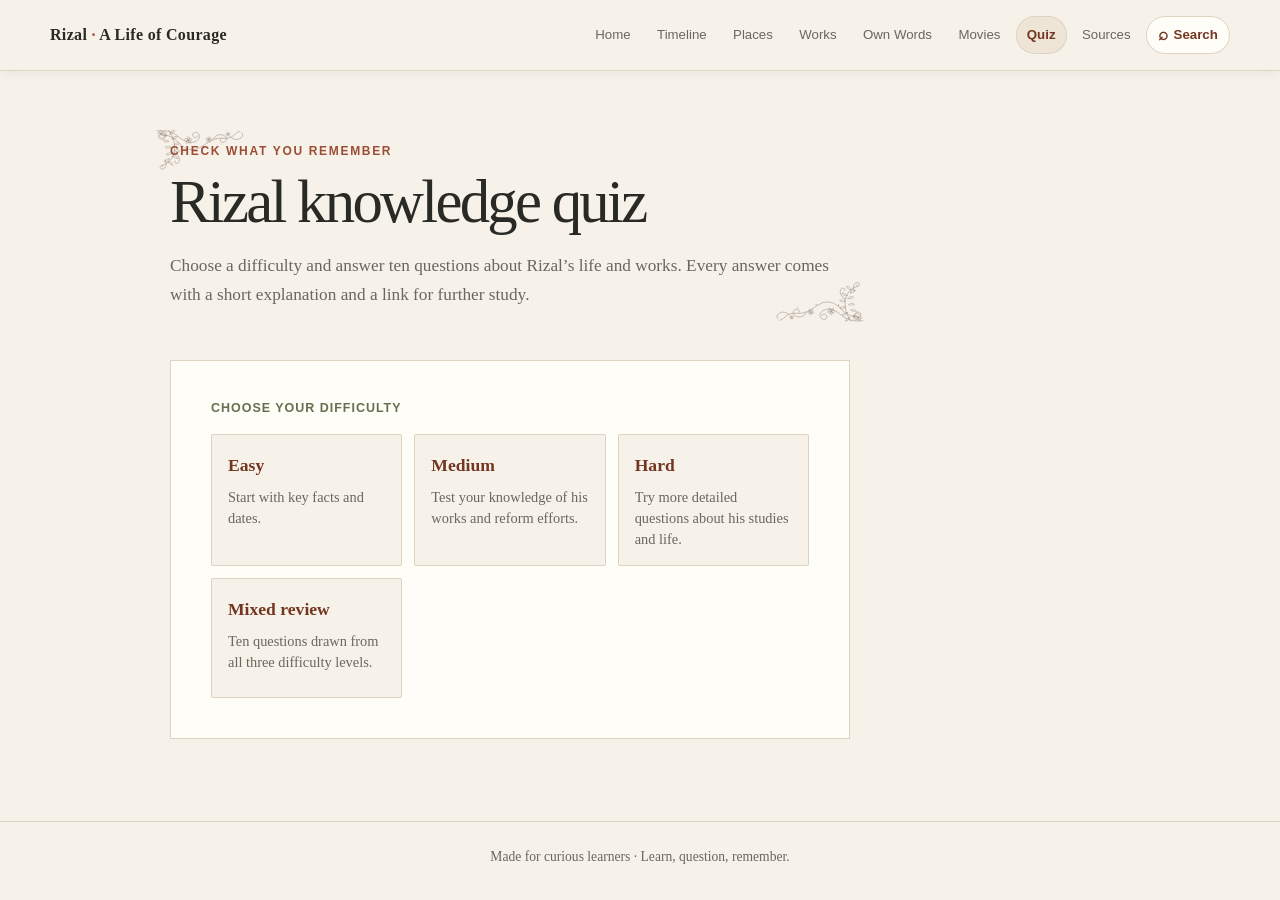
<file: pages/quiz.html>
<!DOCTYPE html>
<html lang="en">
<head>
  <meta charset="UTF-8">
  <meta name="viewport" content="width=device-width, initial-scale=1">
  <meta name="description" content="Test your knowledge of José Rizal's life and works.">
  <title>Quiz | José Rizal</title>
  <link rel="stylesheet" href="../css/style.css">
  <script src="../js/main.js" defer></script>
  <script src="../js/search-index.js" defer></script>
  <script src="../js/search.js" defer></script>
  <script src="../js/quiz.js" defer></script>
</head>
<body>
  <!-- The same navigation appears on every page. -->
  <header class="site-header">
    <a class="brand" href="index.html">Rizal <span>·</span> A Life of Courage</a>
    <nav class="site-nav" aria-label="Main navigation">
      <a href="index.html">Home</a>
      <a href="timeline.html">Timeline</a>
      <a href="places.html">Places</a>
      <a href="works.html">Works</a>
      <a href="quotes.html">Own Words</a>
      <a href="movies.html">Movies</a>
      <a href="quiz.html" aria-current="page">Quiz</a>
      <a href="sources.html">Sources</a>
    </nav>
  </header>

  <!-- JavaScript fills this area with one question at a time. -->
  <main class="page-main content-width">
    <section class="page-heading">
      <p class="eyebrow">Check what you remember</p>
      <h1>Rizal knowledge quiz</h1>
      <p>Choose a difficulty and answer ten questions about Rizal’s life and works. Every answer comes with a short explanation and a link for further study.</p>
    </section>
    <section class="quiz-panel" aria-label="Rizal quiz">
      <div id="level-selection">
        <p class="quiz-progress">Choose your difficulty</p>
        <div class="level-grid">
          <button class="level-option" type="button" data-level="easy">
            <strong>Easy</strong>
            <span>Start with key facts and dates.</span>
          </button>
          <button class="level-option" type="button" data-level="medium">
            <strong>Medium</strong>
            <span>Test your knowledge of his works and reform efforts.</span>
          </button>
          <button class="level-option" type="button" data-level="hard">
            <strong>Hard</strong>
            <span>Try more detailed questions about his studies and life.</span>
          </button>
          <button class="level-option" type="button" data-level="mixed">
            <strong>Mixed review</strong>
            <span>Ten questions drawn from all three difficulty levels.</span>
          </button>
        </div>
      </div>
      <div id="quiz-content" hidden>
        <div class="quiz-progress-block">
          <p class="quiz-progress" id="quiz-progress" aria-live="polite"></p>
          <div class="quiz-progress-bar" id="quiz-progress-bar" role="progressbar" aria-labelledby="quiz-progress" aria-valuemin="0" aria-valuemax="5" aria-valuenow="0">
            <span class="quiz-progress-fill" id="quiz-progress-fill"></span>
          </div>
        </div>
        <h2 id="question" tabindex="-1"></h2>
        <div id="answers" class="answer-list"></div>
        <p id="feedback" class="feedback" aria-live="polite"></p>
        <a id="study-link" class="study-link" hidden></a>
        <button id="next-button" class="button" type="button" hidden>Next question <span aria-hidden="true">→</span></button>
      </div>
      <div id="results" class="results" hidden aria-live="polite">
        <p class="eyebrow">Quiz complete</p>
        <h2>Your score: <span id="score"></span></h2>
        <p id="score-message"></p>
        <button id="try-again" class="button button-secondary" type="button">Try again</button>
        <button id="choose-level" class="button button-tertiary" type="button">Choose another difficulty</button>
      </div>
    </section>
  </main>

  <!-- Keep the footer consistent throughout the site. -->
  <footer class="site-footer"><p>Made for curious learners · Learn, question, remember.</p></footer>
</body>
</html>
</file>
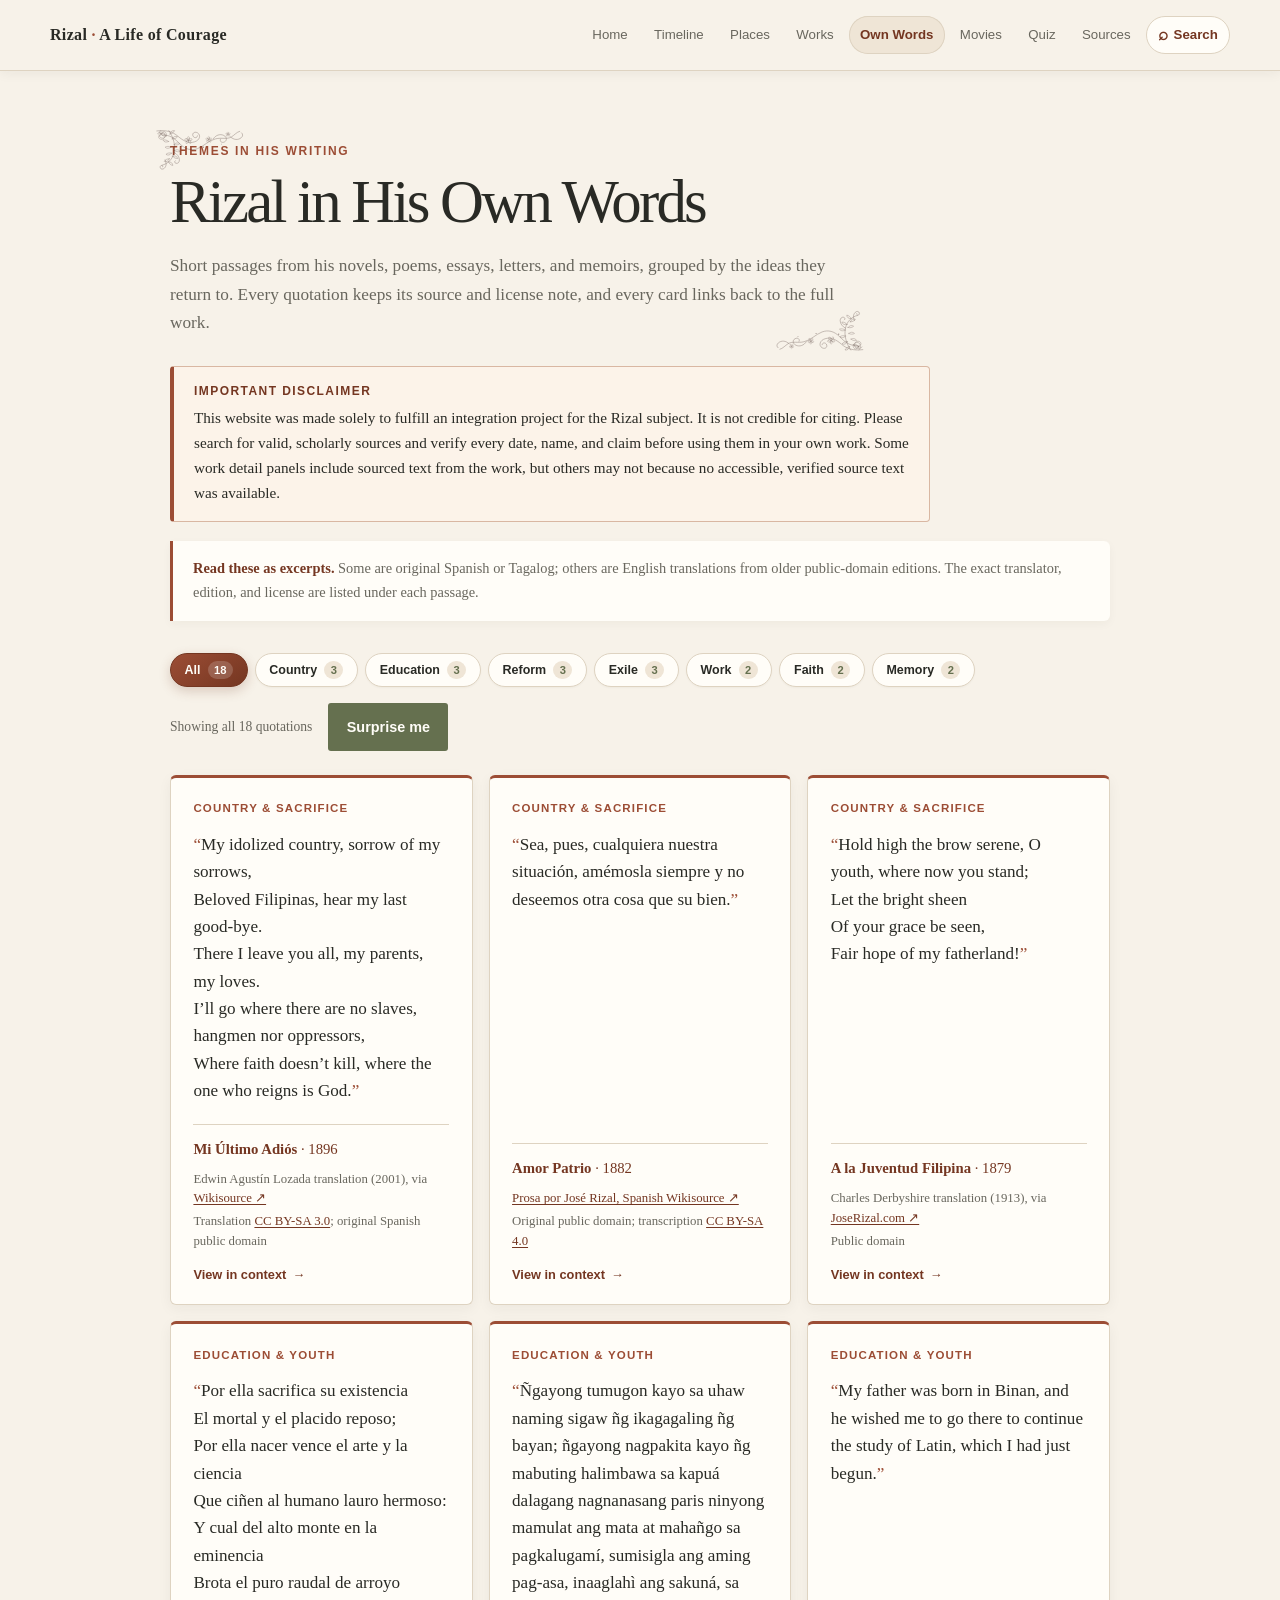
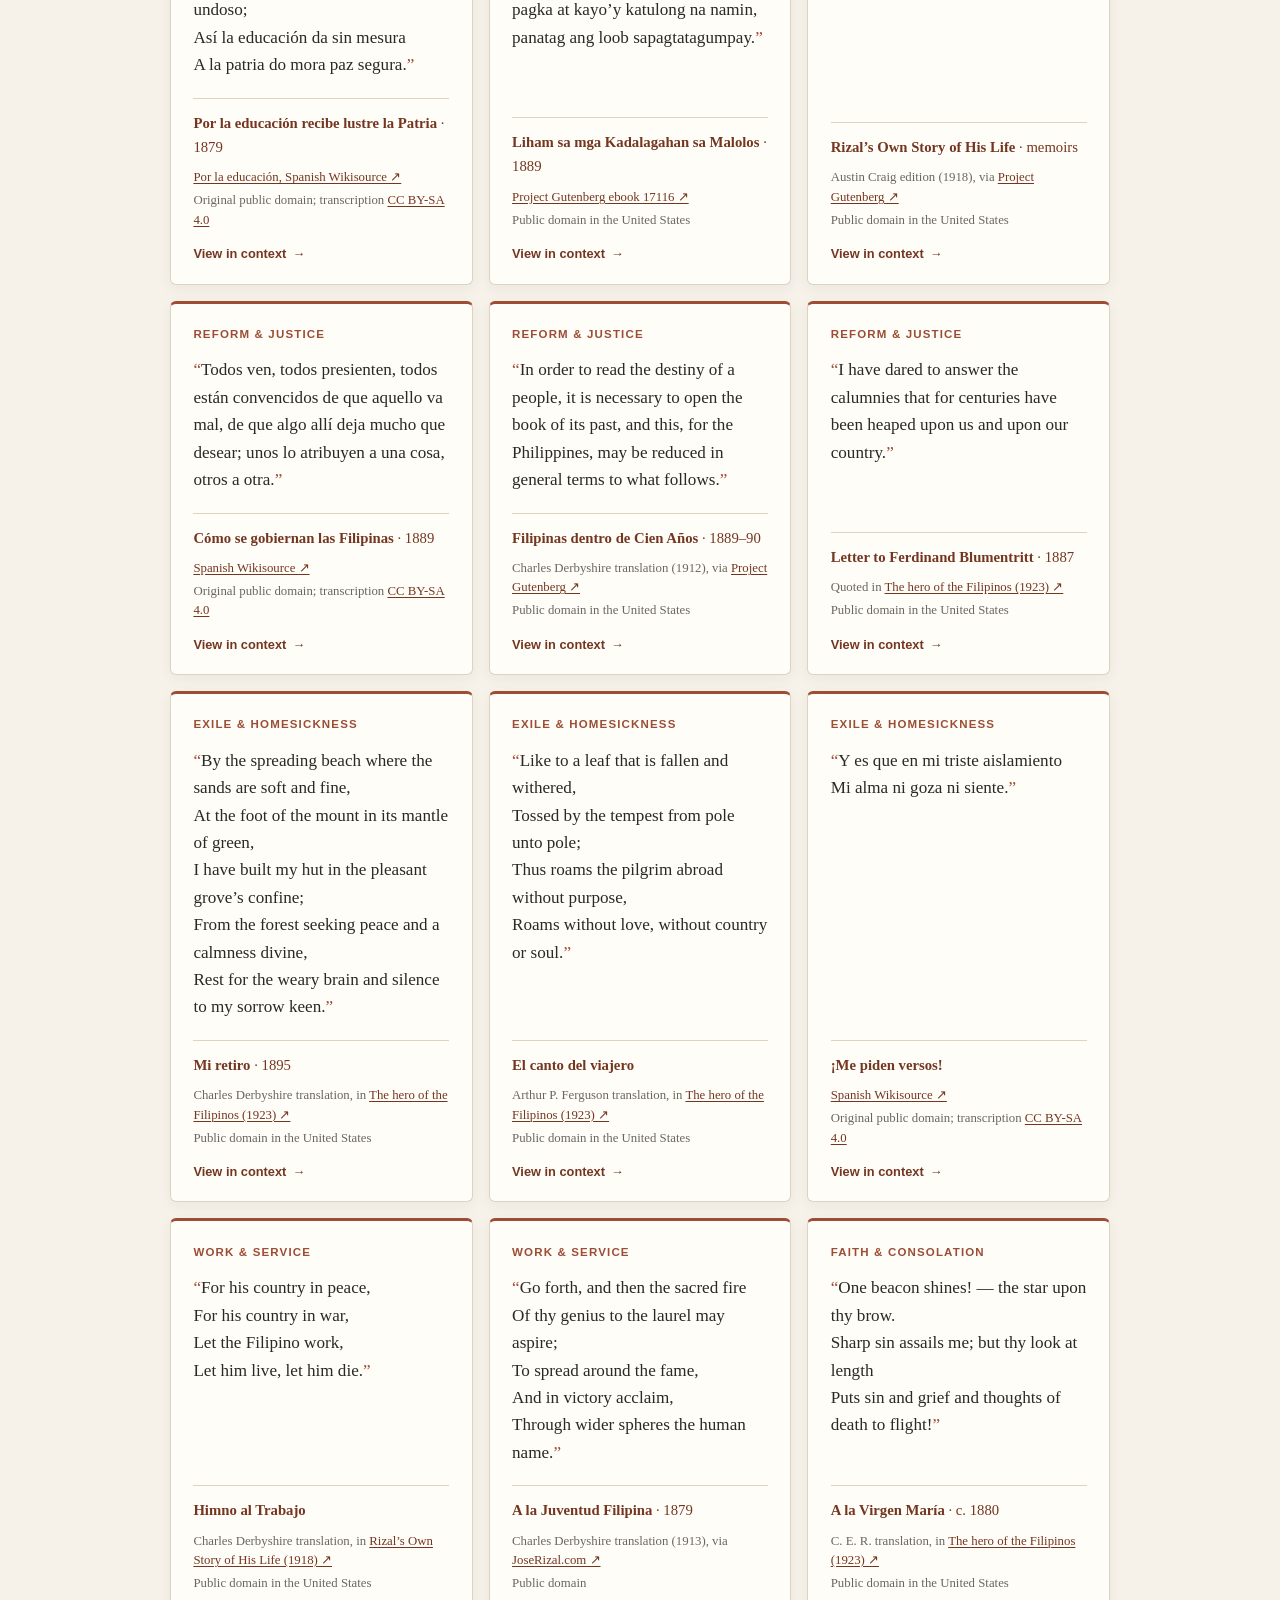
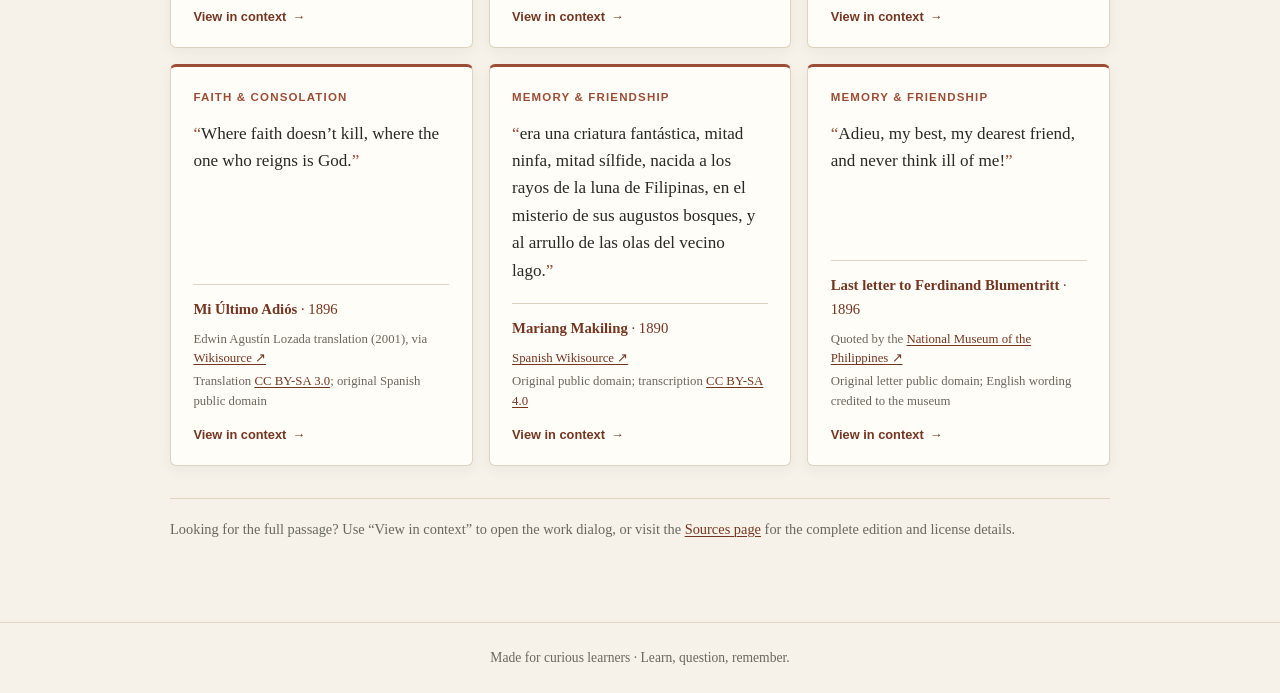
<file: pages/quotes.html>
<!doctype html>
<html lang="en">
  <head>
    <meta charset="UTF-8" />
    <meta name="viewport" content="width=device-width, initial-scale=1" />
    <meta
      name="description"
      content="Themed quotations from José Rizal's novels, poems, essays, letters, and memoirs, with sources and links to the full works."
    />
    <title>In His Own Words | José Rizal</title>
    <link rel="stylesheet" href="../css/style.css" />
    <script src="../js/main.js" defer></script>
    <script src="../js/search-index.js" defer></script>
    <script src="../js/search.js" defer></script>
    <script src="../js/quotes.js" defer></script>
  </head>
  <body>
    <header class="site-header">
      <a class="brand" href="index.html"
        >Rizal <span>·</span> A Life of Courage</a
      >
      <nav class="site-nav" aria-label="Main navigation">
        <a href="index.html">Home</a>
        <a href="timeline.html">Timeline</a>
        <a href="places.html">Places</a>
        <a href="works.html">Works</a>
        <a href="quotes.html" aria-current="page">Own Words</a>
        <a href="movies.html">Movies</a>
        <a href="quiz.html">Quiz</a>
        <a href="sources.html">Sources</a>
      </nav>
    </header>

    <main class="page-main content-width">
      <section class="page-heading">
        <p class="eyebrow">Themes in his writing</p>
        <h1>Rizal in His Own Words</h1>
        <p>
          Short passages from his novels, poems, essays, letters, and memoirs,
          grouped by the ideas they return to. Every quotation keeps its source
          and license note, and every card links back to the full work.
        </p>
      </section>

      <aside class="site-disclaimer" role="note" aria-label="Project disclaimer">
        <h2>Important disclaimer</h2>
        <p>
          This website was made solely to fulfill an integration project for the
          Rizal subject. It is not credible for citing. Please search for valid,
          scholarly sources and verify every date, name, and claim before using
          them in your own work. Some work detail panels include sourced text
          from the work, but others may not because no accessible, verified
          source text was available.
        </p>
      </aside>

      <aside class="quotes-note" role="note" aria-label="About these quotations">
        <strong>Read these as excerpts.</strong>
        Some are original Spanish or Tagalog; others are English translations
        from older public-domain editions. The exact translator, edition, and
        license are listed under each passage.
      </aside>

      <section class="quotes-controls" aria-label="Quote filters">
        <div class="quote-filters" role="group" aria-label="Filter by theme">
          <button class="quote-filter is-active" type="button" data-filter="all" aria-pressed="true">
            All <span class="quote-filter-count">18</span>
          </button>
          <button class="quote-filter" type="button" data-filter="country" aria-pressed="false">
            Country <span class="quote-filter-count">3</span>
          </button>
          <button class="quote-filter" type="button" data-filter="education" aria-pressed="false">
            Education <span class="quote-filter-count">3</span>
          </button>
          <button class="quote-filter" type="button" data-filter="reform" aria-pressed="false">
            Reform <span class="quote-filter-count">3</span>
          </button>
          <button class="quote-filter" type="button" data-filter="exile" aria-pressed="false">
            Exile <span class="quote-filter-count">3</span>
          </button>
          <button class="quote-filter" type="button" data-filter="work" aria-pressed="false">
            Work <span class="quote-filter-count">2</span>
          </button>
          <button class="quote-filter" type="button" data-filter="faith" aria-pressed="false">
            Faith <span class="quote-filter-count">2</span>
          </button>
          <button class="quote-filter" type="button" data-filter="memory" aria-pressed="false">
            Memory <span class="quote-filter-count">2</span>
          </button>
        </div>
        <div class="quotes-tools">
          <p id="quote-count" aria-live="polite">Showing all 18 quotations</p>
          <button id="random-quote" class="button button-secondary" type="button">Surprise me</button>
        </div>
      </section>

      <section class="quotes-grid" aria-label="Quotations by theme">
        <article class="quote-card" id="quote-1" data-theme="country">
          <span class="quote-theme">Country &amp; sacrifice</span>
          <blockquote>
            <p>My idolized country, sorrow of my sorrows,<br>Beloved Filipinas, hear my last good-bye.<br>There I leave you all, my parents, my loves.<br>I’ll go where there are no slaves, hangmen nor oppressors,<br>Where faith doesn’t kill, where the one who reigns is God.</p>
          </blockquote>
          <p class="quote-work"><strong>Mi Último Adiós</strong> · 1896</p>
          <p class="quote-credit">
            Edwin Agustín Lozada translation (2001), via
            <a href="https://en.wikisource.org/wiki/My_Last_Farewell" target="_blank" rel="noopener noreferrer">Wikisource ↗</a>
          </p>
          <p class="quote-license">
            Translation
            <a href="https://creativecommons.org/licenses/by-sa/3.0/" target="_blank" rel="noopener noreferrer">CC BY-SA 3.0</a>;
            original Spanish public domain
          </p>
          <a class="quote-context" href="works.html#mi-ultimo-adios">View in context <span aria-hidden="true">→</span></a>
        </article>

        <article class="quote-card" id="quote-2" data-theme="country">
          <span class="quote-theme">Country &amp; sacrifice</span>
          <blockquote lang="es">
            <p>Sea, pues, cualquiera nuestra situación, amémosla siempre y no deseemos otra cosa que su bien.</p>
          </blockquote>
          <p class="quote-work"><strong>Amor Patrio</strong> · 1882</p>
          <p class="quote-credit">
            <a href="https://es.wikisource.org/wiki/Prosa_por_Jos%C3%A9_Rizal/El_Amor_Patrio" target="_blank" rel="noopener noreferrer">Prosa por José Rizal, Spanish Wikisource ↗</a>
          </p>
          <p class="quote-license">
            Original public domain; transcription
            <a href="https://creativecommons.org/licenses/by-sa/4.0/" target="_blank" rel="noopener noreferrer">CC BY-SA 4.0</a>
          </p>
          <a class="quote-context" href="works.html#amor-patrio">View in context <span aria-hidden="true">→</span></a>
        </article>

        <article class="quote-card" id="quote-3" data-theme="country">
          <span class="quote-theme">Country &amp; sacrifice</span>
          <blockquote>
            <p>Hold high the brow serene, O youth, where now you stand;<br>Let the bright sheen<br>Of your grace be seen,<br>Fair hope of my fatherland!</p>
          </blockquote>
          <p class="quote-work"><strong>A la Juventud Filipina</strong> · 1879</p>
          <p class="quote-credit">
            Charles Derbyshire translation (1913), via
            <a href="https://www.joserizal.com/works/to-the-philippine-youth" target="_blank" rel="noopener noreferrer">JoseRizal.com ↗</a>
          </p>
          <p class="quote-license">Public domain</p>
          <a class="quote-context" href="works.html#a-la-juventud-filipina">View in context <span aria-hidden="true">→</span></a>
        </article>

        <article class="quote-card" id="quote-4" data-theme="education">
          <span class="quote-theme">Education &amp; youth</span>
          <blockquote lang="es">
            <p>Por ella sacrifica su existencia<br>El mortal y el placido reposo;<br>Por ella nacer vence el arte y la ciencia<br>Que ciñen al humano lauro hermoso:<br>Y cual del alto monte en la eminencia<br>Brota el puro raudal de arroyo undoso;<br>Así la educación da sin mesura<br>A la patria do mora paz segura.</p>
          </blockquote>
          <p class="quote-work"><strong>Por la educación recibe lustre la Patria</strong> · 1879</p>
          <p class="quote-credit">
            <a href="https://es.wikisource.org/wiki/Por_la_educaci%C3%B3n" target="_blank" rel="noopener noreferrer">Por la educación, Spanish Wikisource ↗</a>
          </p>
          <p class="quote-license">
            Original public domain; transcription
            <a href="https://creativecommons.org/licenses/by-sa/4.0/" target="_blank" rel="noopener noreferrer">CC BY-SA 4.0</a>
          </p>
          <a class="quote-context" href="works.html#por-la-educacion-recibe-lustre-la-patria">View in context <span aria-hidden="true">→</span></a>
        </article>

        <article class="quote-card" id="quote-5" data-theme="education">
          <span class="quote-theme">Education &amp; youth</span>
          <blockquote lang="tl">
            <p>Ñgayong tumugon kayo sa uhaw naming sigaw ñg ikagagaling ñg bayan; ñgayong nagpakita kayo ñg mabuting halimbawa sa kapuá dalagang nagnanasang paris ninyong mamulat ang mata at mahañgo sa pagkalugamí, sumisigla ang aming pag-asa, inaaglahì ang sakuná, sa pagka at kayo’y katulong na namin, panatag ang loob sapagtatagumpay.</p>
          </blockquote>
          <p class="quote-work"><strong>Liham sa mga Kadalagahan sa Malolos</strong> · 1889</p>
          <p class="quote-credit">
            <a href="https://www.gutenberg.org/ebooks/17116" target="_blank" rel="noopener noreferrer">Project Gutenberg ebook 17116 ↗</a>
          </p>
          <p class="quote-license">Public domain in the United States</p>
          <a class="quote-context" href="works.html#liham-sa-mga-kadalagahan-sa-malolos">View in context <span aria-hidden="true">→</span></a>
        </article>

        <article class="quote-card" id="quote-6" data-theme="education">
          <span class="quote-theme">Education &amp; youth</span>
          <blockquote>
            <p>My father was born in Binan, and he wished me to go there to continue the study of Latin, which I had just begun.</p>
          </blockquote>
          <p class="quote-work"><strong>Rizal’s Own Story of His Life</strong> · memoirs</p>
          <p class="quote-credit">
            Austin Craig edition (1918), via
            <a href="https://www.gutenberg.org/ebooks/48438" target="_blank" rel="noopener noreferrer">Project Gutenberg ↗</a>
          </p>
          <p class="quote-license">Public domain in the United States</p>
          <a class="quote-context" href="works.html#rizal-s-own-story-of-his-life">View in context <span aria-hidden="true">→</span></a>
        </article>

        <article class="quote-card" id="quote-7" data-theme="reform">
          <span class="quote-theme">Reform &amp; justice</span>
          <blockquote lang="es">
            <p>Todos ven, todos presienten, todos están convencidos de que aquello va mal, de que algo allí deja mucho que desear; unos lo atribuyen a una cosa, otros a otra.</p>
          </blockquote>
          <p class="quote-work"><strong>Cómo se gobiernan las Filipinas</strong> · 1889</p>
          <p class="quote-credit">
            <a href="https://es.wikisource.org/wiki/C%C3%B3mo_se_gobiernan_las_Filipinas" target="_blank" rel="noopener noreferrer">Spanish Wikisource ↗</a>
          </p>
          <p class="quote-license">
            Original public domain; transcription
            <a href="https://creativecommons.org/licenses/by-sa/4.0/" target="_blank" rel="noopener noreferrer">CC BY-SA 4.0</a>
          </p>
          <a class="quote-context" href="works.html#como-se-gobiernan-las-filipinas">View in context <span aria-hidden="true">→</span></a>
        </article>

        <article class="quote-card" id="quote-8" data-theme="reform">
          <span class="quote-theme">Reform &amp; justice</span>
          <blockquote>
            <p>In order to read the destiny of a people, it is necessary to open the book of its past, and this, for the Philippines, may be reduced in general terms to what follows.</p>
          </blockquote>
          <p class="quote-work"><strong>Filipinas dentro de Cien Años</strong> · 1889–90</p>
          <p class="quote-credit">
            Charles Derbyshire translation (1912), via
            <a href="https://www.gutenberg.org/ebooks/35899" target="_blank" rel="noopener noreferrer">Project Gutenberg ↗</a>
          </p>
          <p class="quote-license">Public domain in the United States</p>
          <a class="quote-context" href="works.html#filipinas-dentro-de-cien-anos">View in context <span aria-hidden="true">→</span></a>
        </article>

        <article class="quote-card" id="quote-9" data-theme="reform">
          <span class="quote-theme">Reform &amp; justice</span>
          <blockquote>
            <p>I have dared to answer the calumnies that for centuries have been heaped upon us and upon our country.</p>
          </blockquote>
          <p class="quote-work"><strong>Letter to Ferdinand Blumentritt</strong> · 1887</p>
          <p class="quote-credit">
            Quoted in
            <a href="https://www.gutenberg.org/ebooks/73848" target="_blank" rel="noopener noreferrer">The hero of the Filipinos (1923) ↗</a>
          </p>
          <p class="quote-license">Public domain in the United States</p>
          <a class="quote-context" href="works.html#letters-to-ferdinand-blumentritt">View in context <span aria-hidden="true">→</span></a>
        </article>

        <article class="quote-card" id="quote-10" data-theme="exile">
          <span class="quote-theme">Exile &amp; homesickness</span>
          <blockquote>
            <p>By the spreading beach where the sands are soft and fine,<br>At the foot of the mount in its mantle of green,<br>I have built my hut in the pleasant grove’s confine;<br>From the forest seeking peace and a calmness divine,<br>Rest for the weary brain and silence to my sorrow keen.</p>
          </blockquote>
          <p class="quote-work"><strong>Mi retiro</strong> · 1895</p>
          <p class="quote-credit">
            Charles Derbyshire translation, in
            <a href="https://www.gutenberg.org/ebooks/73848" target="_blank" rel="noopener noreferrer">The hero of the Filipinos (1923) ↗</a>
          </p>
          <p class="quote-license">Public domain in the United States</p>
          <a class="quote-context" href="works.html#mi-retiro">View in context <span aria-hidden="true">→</span></a>
        </article>

        <article class="quote-card" id="quote-11" data-theme="exile">
          <span class="quote-theme">Exile &amp; homesickness</span>
          <blockquote>
            <p>Like to a leaf that is fallen and withered,<br>Tossed by the tempest from pole unto pole;<br>Thus roams the pilgrim abroad without purpose,<br>Roams without love, without country or soul.</p>
          </blockquote>
          <p class="quote-work"><strong>El canto del viajero</strong></p>
          <p class="quote-credit">
            Arthur P. Ferguson translation, in
            <a href="https://www.gutenberg.org/ebooks/73848" target="_blank" rel="noopener noreferrer">The hero of the Filipinos (1923) ↗</a>
          </p>
          <p class="quote-license">Public domain in the United States</p>
          <a class="quote-context" href="works.html#el-canto-del-viajero">View in context <span aria-hidden="true">→</span></a>
        </article>

        <article class="quote-card" id="quote-12" data-theme="exile">
          <span class="quote-theme">Exile &amp; homesickness</span>
          <blockquote lang="es">
            <p>Y es que en mi triste aislamiento<br>Mi alma ni goza ni siente.</p>
          </blockquote>
          <p class="quote-work"><strong>¡Me piden versos!</strong></p>
          <p class="quote-credit">
            <a href="https://es.wikisource.org/wiki/Me_piden_versos" target="_blank" rel="noopener noreferrer">Spanish Wikisource ↗</a>
          </p>
          <p class="quote-license">
            Original public domain; transcription
            <a href="https://creativecommons.org/licenses/by-sa/4.0/" target="_blank" rel="noopener noreferrer">CC BY-SA 4.0</a>
          </p>
          <a class="quote-context" href="works.html#me-piden-versos">View in context <span aria-hidden="true">→</span></a>
        </article>

        <article class="quote-card" id="quote-13" data-theme="work">
          <span class="quote-theme">Work &amp; service</span>
          <blockquote>
            <p>For his country in peace,<br>For his country in war,<br>Let the Filipino work,<br>Let him live, let him die.</p>
          </blockquote>
          <p class="quote-work"><strong>Himno al Trabajo</strong></p>
          <p class="quote-credit">
            Charles Derbyshire translation, in
            <a href="https://www.gutenberg.org/ebooks/48438" target="_blank" rel="noopener noreferrer">Rizal’s Own Story of His Life (1918) ↗</a>
          </p>
          <p class="quote-license">Public domain in the United States</p>
          <a class="quote-context" href="works.html#himno-al-trabajo">View in context <span aria-hidden="true">→</span></a>
        </article>

        <article class="quote-card" id="quote-14" data-theme="work">
          <span class="quote-theme">Work &amp; service</span>
          <blockquote>
            <p>Go forth, and then the sacred fire<br>Of thy genius to the laurel may aspire;<br>To spread around the fame,<br>And in victory acclaim,<br>Through wider spheres the human name.</p>
          </blockquote>
          <p class="quote-work"><strong>A la Juventud Filipina</strong> · 1879</p>
          <p class="quote-credit">
            Charles Derbyshire translation (1913), via
            <a href="https://www.joserizal.com/works/to-the-philippine-youth" target="_blank" rel="noopener noreferrer">JoseRizal.com ↗</a>
          </p>
          <p class="quote-license">Public domain</p>
          <a class="quote-context" href="works.html#a-la-juventud-filipina">View in context <span aria-hidden="true">→</span></a>
        </article>

        <article class="quote-card" id="quote-15" data-theme="faith">
          <span class="quote-theme">Faith &amp; consolation</span>
          <blockquote>
            <p>One beacon shines! — the star upon thy brow.<br>Sharp sin assails me; but thy look at length<br>Puts sin and grief and thoughts of death to flight!</p>
          </blockquote>
          <p class="quote-work"><strong>A la Virgen María</strong> · c. 1880</p>
          <p class="quote-credit">
            C. E. R. translation, in
            <a href="https://www.gutenberg.org/ebooks/73848" target="_blank" rel="noopener noreferrer">The hero of the Filipinos (1923) ↗</a>
          </p>
          <p class="quote-license">Public domain in the United States</p>
          <a class="quote-context" href="works.html#a-la-virgen-maria">View in context <span aria-hidden="true">→</span></a>
        </article>

        <article class="quote-card" id="quote-16" data-theme="faith">
          <span class="quote-theme">Faith &amp; consolation</span>
          <blockquote>
            <p>Where faith doesn’t kill, where the one who reigns is God.</p>
          </blockquote>
          <p class="quote-work"><strong>Mi Último Adiós</strong> · 1896</p>
          <p class="quote-credit">
            Edwin Agustín Lozada translation (2001), via
            <a href="https://en.wikisource.org/wiki/My_Last_Farewell" target="_blank" rel="noopener noreferrer">Wikisource ↗</a>
          </p>
          <p class="quote-license">
            Translation
            <a href="https://creativecommons.org/licenses/by-sa/3.0/" target="_blank" rel="noopener noreferrer">CC BY-SA 3.0</a>;
            original Spanish public domain
          </p>
          <a class="quote-context" href="works.html#mi-ultimo-adios">View in context <span aria-hidden="true">→</span></a>
        </article>

        <article class="quote-card" id="quote-17" data-theme="memory">
          <span class="quote-theme">Memory &amp; friendship</span>
          <blockquote lang="es">
            <p>era una criatura fantástica, mitad ninfa, mitad sílfide, nacida a los rayos de la luna de Filipinas, en el misterio de sus augustos bosques, y al arrullo de las olas del vecino lago.</p>
          </blockquote>
          <p class="quote-work"><strong>Mariang Makiling</strong> · 1890</p>
          <p class="quote-credit">
            <a href="https://es.wikisource.org/wiki/Prosa_por_Jos%C3%A9_Rizal/Mariang_Makiling" target="_blank" rel="noopener noreferrer">Spanish Wikisource ↗</a>
          </p>
          <p class="quote-license">
            Original public domain; transcription
            <a href="https://creativecommons.org/licenses/by-sa/4.0/" target="_blank" rel="noopener noreferrer">CC BY-SA 4.0</a>
          </p>
          <a class="quote-context" href="works.html#mariang-makiling">View in context <span aria-hidden="true">→</span></a>
        </article>

        <article class="quote-card" id="quote-18" data-theme="memory">
          <span class="quote-theme">Memory &amp; friendship</span>
          <blockquote>
            <p>Adieu, my best, my dearest friend, and never think ill of me!</p>
          </blockquote>
          <p class="quote-work"><strong>Last letter to Ferdinand Blumentritt</strong> · 1896</p>
          <p class="quote-credit">
            Quoted by the
            <a href="http://rizal.nationalmuseum.gov.ph/scholar/ferdinand-blumentritt" target="_blank" rel="noopener noreferrer">National Museum of the Philippines ↗</a>
          </p>
          <p class="quote-license">Original letter public domain; English wording credited to the museum</p>
          <a class="quote-context" href="works.html#tribute-to-blumentritt">View in context <span aria-hidden="true">→</span></a>
        </article>
      </section>

      <p class="quotes-footer-note">
        Looking for the full passage? Use “View in context” to open the work
        dialog, or visit the <a href="sources.html">Sources page</a> for the
        complete edition and license details.
      </p>
    </main>

    <footer class="site-footer">
      <p>Made for curious learners · Learn, question, remember.</p>
    </footer>
  </body>
</html>
</file>
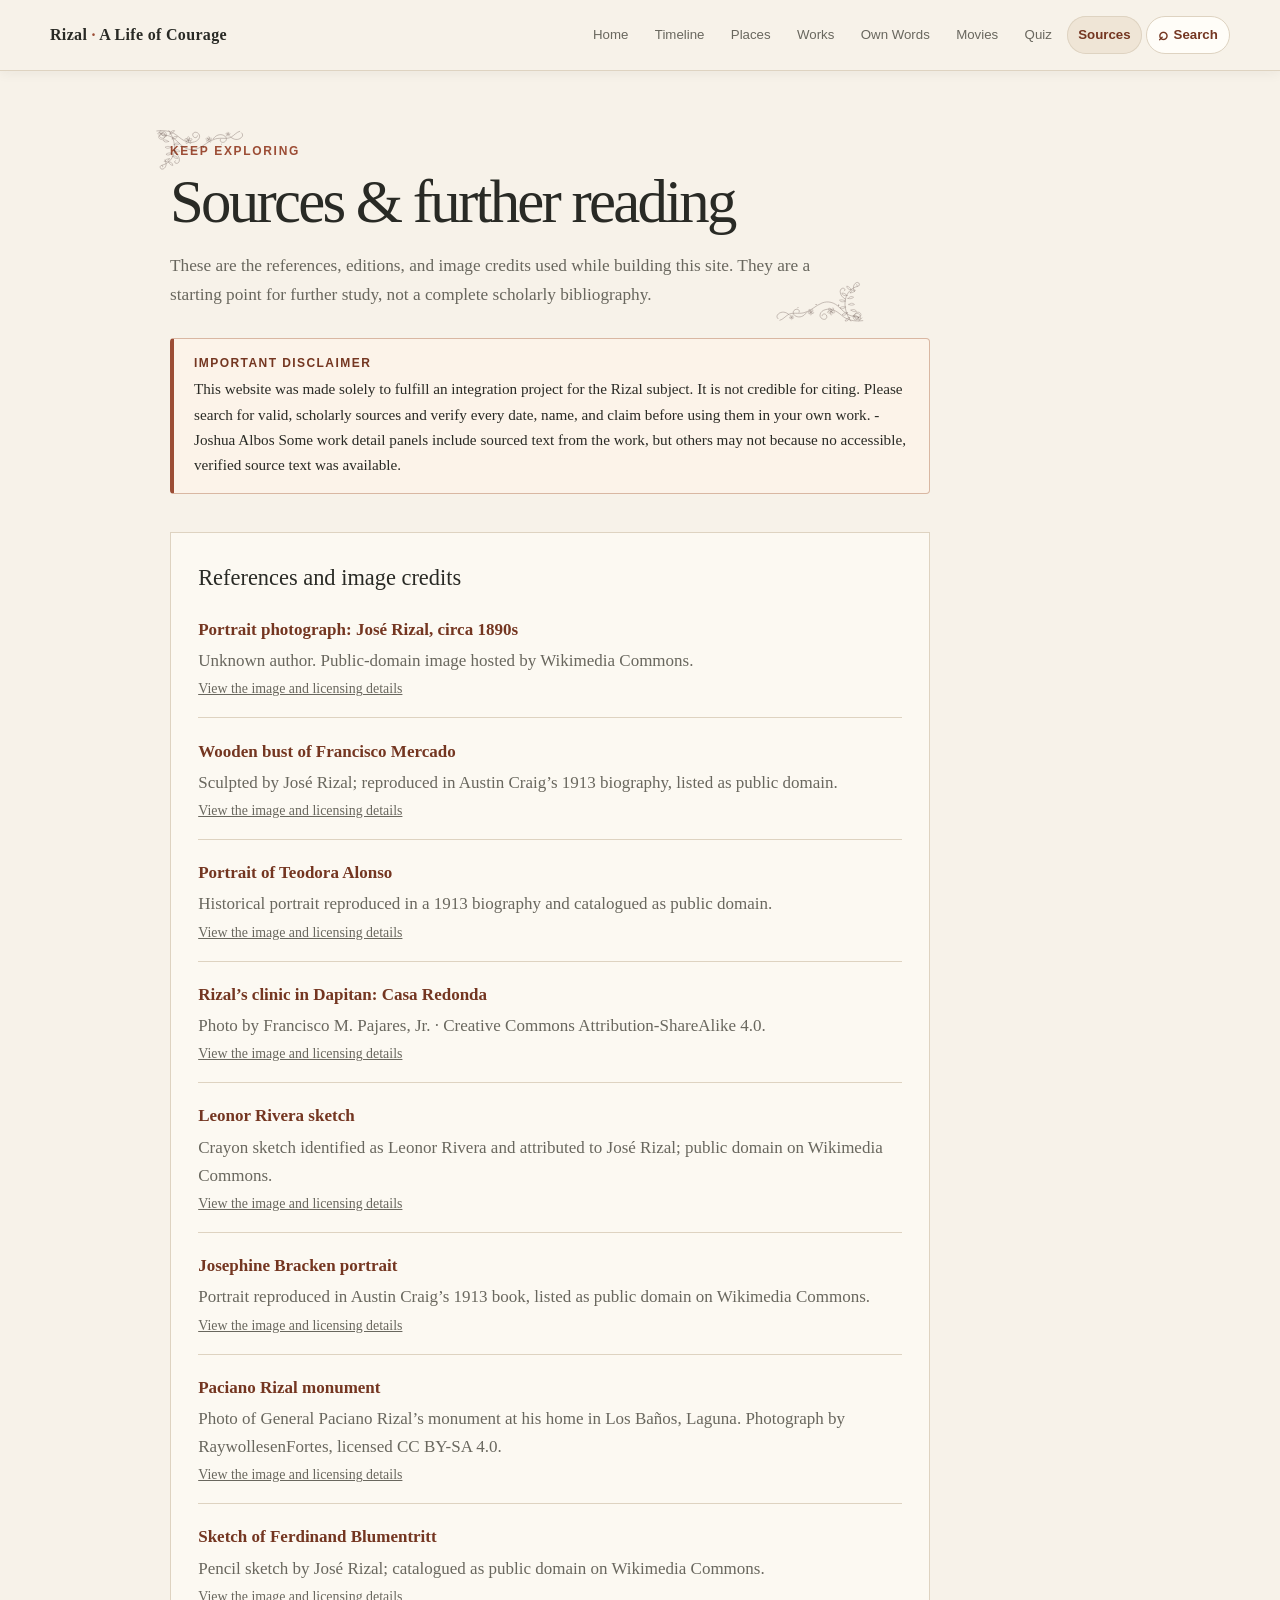
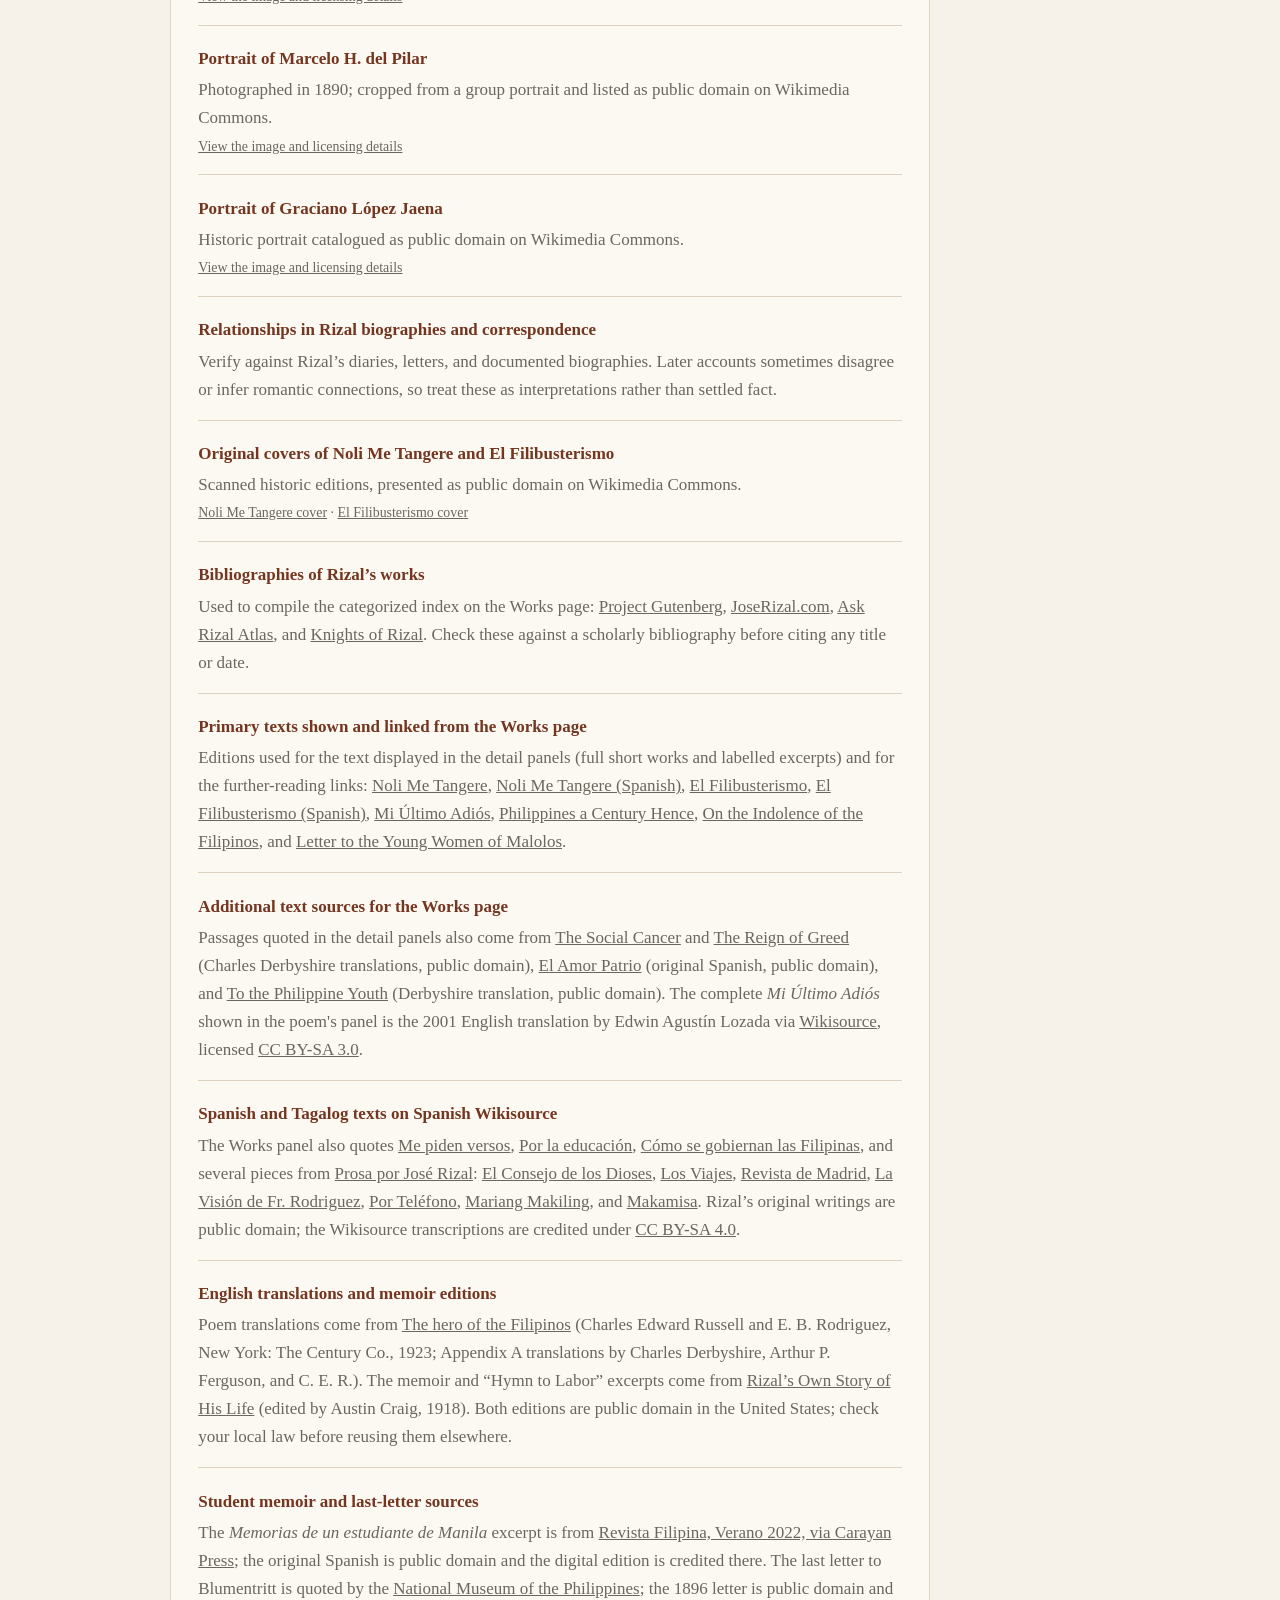
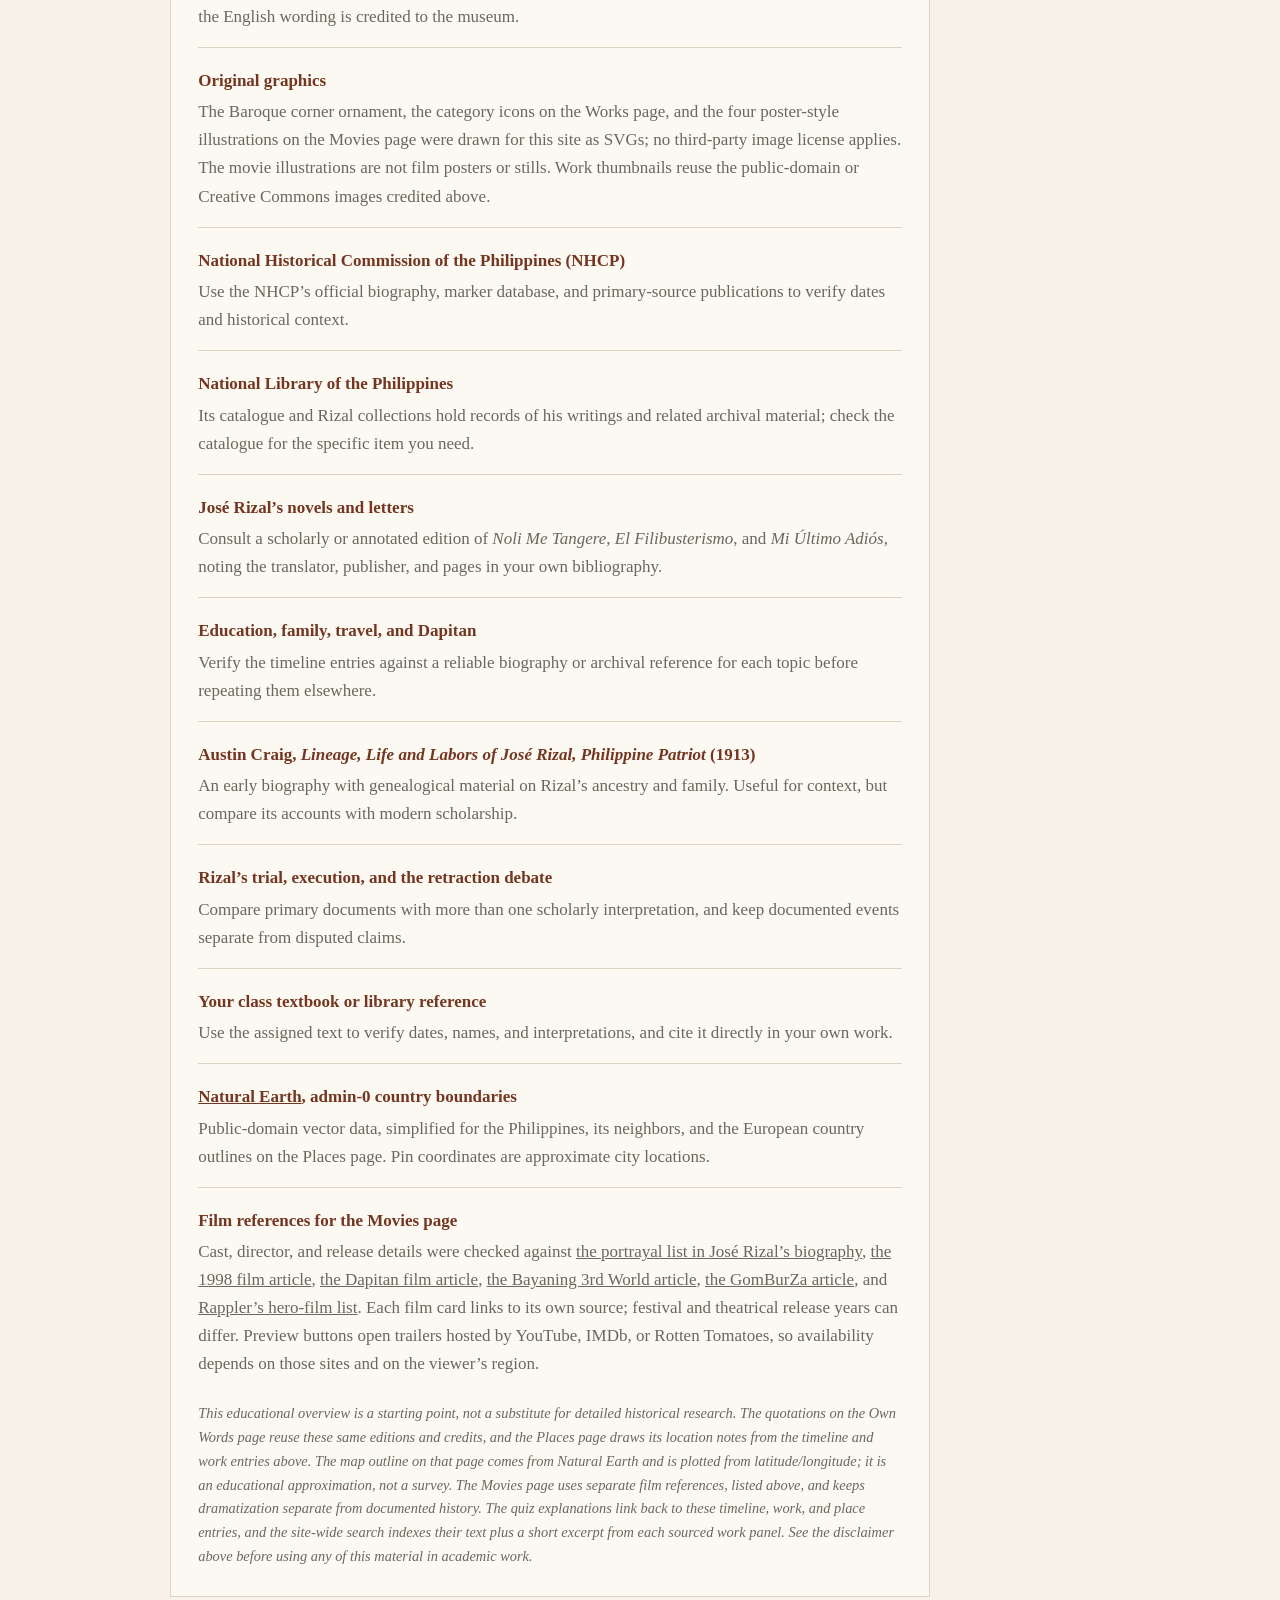
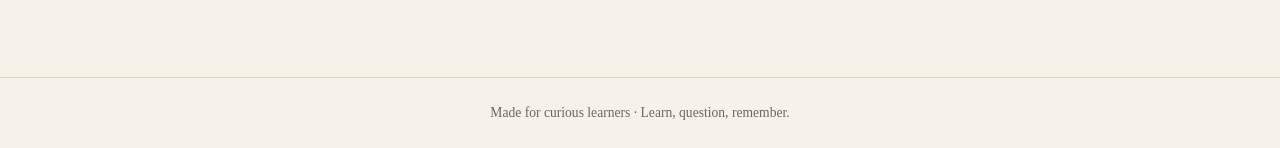
<file: pages/sources.html>
<!doctype html>
<html lang="en">
  <head>
    <meta charset="UTF-8" />
    <meta name="viewport" content="width=device-width, initial-scale=1" />
    <meta
      name="description"
      content="Sources and suggested references for learning about José Rizal."
    />
    <title>Sources | José Rizal</title>
    <link rel="stylesheet" href="../css/style.css" />
    <script src="../js/main.js" defer></script>
    <script src="../js/search-index.js" defer></script>
    <script src="../js/search.js" defer></script>
  </head>
  <body>
    <!-- The same navigation appears on every page. -->
    <header class="site-header">
      <a class="brand" href="index.html"
        >Rizal <span>·</span> A Life of Courage</a
      >
      <nav class="site-nav" aria-label="Main navigation">
        <a href="index.html">Home</a>
        <a href="timeline.html">Timeline</a>
        <a href="places.html">Places</a>
        <a href="works.html">Works</a>
        <a href="quotes.html">Own Words</a>
        <a href="movies.html">Movies</a>
        <a href="quiz.html">Quiz</a>
        <a href="sources.html" aria-current="page">Sources</a>
      </nav>
    </header>

    <main class="page-main content-width">
      <section class="page-heading">
        <p class="eyebrow">Keep exploring</p>
        <h1>Sources &amp; further reading</h1>
        <p>
          These are the references, editions, and image credits used while
          building this site. They are a starting point for further study, not a
          complete scholarly bibliography.
        </p>
      </section>
      <aside
        class="site-disclaimer"
        role="note"
        aria-label="Project disclaimer"
      >
        <h2>Important disclaimer</h2>
        <p>
          This website was made solely to fulfill an integration project for the
          Rizal subject. It is not credible for citing. Please search for valid,
          scholarly sources and verify every date, name, and claim before using
          them in your own work. - Joshua Albos Some work detail panels include
          sourced text from the work, but others may not because no accessible,
          verified source text was available.
        </p>
      </aside>
      <section class="sources-panel">
        <h2>References and image credits</h2>
        <ul class="source-list">
          <li>
            <strong>Portrait photograph: José Rizal, circa 1890s</strong
            ><span
              >Unknown author. Public-domain image hosted by Wikimedia
              Commons.</span
            ><span class="source-detail"
              ><a
                href="https://commons.wikimedia.org/wiki/File:Jose_Rizal_full.jpg"
                >View the image and licensing details</a
              ></span
            >
          </li>
          <li>
            <strong>Wooden bust of Francisco Mercado</strong
            ><span
              >Sculpted by José Rizal; reproduced in Austin Craig’s 1913
              biography, listed as public domain.</span
            ><span class="source-detail"
              ><a
                href="https://commons.wikimedia.org/wiki/File:Wooden_bust_of_Francisco_Mercado_by_Dr._Jose_Rizal.png"
                >View the image and licensing details</a
              ></span
            >
          </li>
          <li>
            <strong>Portrait of Teodora Alonso</strong
            ><span
              >Historical portrait reproduced in a 1913 biography and catalogued
              as public domain.</span
            ><span class="source-detail"
              ><a
                href="https://commons.wikimedia.org/wiki/File:Teodora_Alonzo_Mercado_Rizal.jpg"
                >View the image and licensing details</a
              ></span
            >
          </li>
          <li>
            <strong>Rizal’s clinic in Dapitan: Casa Redonda</strong
            ><span
              >Photo by Francisco M. Pajares, Jr. · Creative Commons
              Attribution-ShareAlike 4.0.</span
            ><span class="source-detail"
              ><a
                href="https://commons.wikimedia.org/wiki/File:Bahay_na_Bilog.jpg"
                >View the image and licensing details</a
              ></span
            >
          </li>
          <li>
            <strong>Leonor Rivera sketch</strong
            ><span
              >Crayon sketch identified as Leonor Rivera and attributed to José
              Rizal; public domain on Wikimedia Commons.</span
            ><span class="source-detail"
              ><a
                href="https://commons.wikimedia.org/wiki/File:Crayon_sketch_of_Leonor_Rivera_by_Rizal.jpg"
                >View the image and licensing details</a
              ></span
            >
          </li>
          <li>
            <strong>Josephine Bracken portrait</strong
            ><span
              >Portrait reproduced in Austin Craig’s 1913 book, listed as public
              domain on Wikimedia Commons.</span
            ><span class="source-detail"
              ><a
                href="https://commons.wikimedia.org/wiki/File:Josephine_Bracken_BR.jpg"
                >View the image and licensing details</a
              ></span
            >
          </li>
          <li>
            <strong>Paciano Rizal monument</strong
            ><span
              >Photo of General Paciano Rizal’s monument at his home in Los
              Baños, Laguna. Photograph by RaywollesenFortes, licensed CC BY-SA
              4.0.</span
            ><span class="source-detail"
              ><a
                href="https://commons.wikimedia.org/wiki/File:General_Paciano_Rizal.jpg"
                >View the image and licensing details</a
              ></span
            >
          </li>
          <li>
            <strong>Sketch of Ferdinand Blumentritt</strong
            ><span
              >Pencil sketch by José Rizal; catalogued as public domain on
              Wikimedia Commons.</span
            ><span class="source-detail"
              ><a
                href="https://commons.wikimedia.org/wiki/File:Sketch_of_blumentritt_by_rizal.jpg"
                >View the image and licensing details</a
              ></span
            >
          </li>
          <li>
            <strong>Portrait of Marcelo H. del Pilar</strong
            ><span
              >Photographed in 1890; cropped from a group portrait and listed as
              public domain on Wikimedia Commons.</span
            ><span class="source-detail"
              ><a
                href="https://commons.wikimedia.org/wiki/File:Marcelo_Hilario_del_Pilar_y_Gatmait%C3%A1n_%281850-1896%29_portrait.jpg"
                >View the image and licensing details</a
              ></span
            >
          </li>
          <li>
            <strong>Portrait of Graciano López Jaena</strong
            ><span
              >Historic portrait catalogued as public domain on Wikimedia
              Commons.</span
            ><span class="source-detail"
              ><a
                href="https://commons.wikimedia.org/wiki/File:Graciano_lopez_jaena_PG.jpg"
                >View the image and licensing details</a
              ></span
            >
          </li>
          <li>
            <strong
              >Relationships in Rizal biographies and correspondence</strong
            ><span
              >Verify against Rizal’s diaries, letters, and documented
              biographies. Later accounts sometimes disagree or infer romantic
              connections, so treat these as interpretations rather than settled
              fact.</span
            >
          </li>
          <li>
            <strong
              >Original covers of Noli Me Tangere and El Filibusterismo</strong
            ><span
              >Scanned historic editions, presented as public domain on
              Wikimedia Commons.</span
            ><span class="source-detail"
              ><a
                href="https://commons.wikimedia.org/wiki/File:Noli_Me_Tangere.jpg"
                >Noli Me Tangere cover</a
              >
              ·
              <a
                href="https://commons.wikimedia.org/wiki/File:El_Filibusterismo_facsimilie_cover.jpg"
                >El Filibusterismo cover</a
              ></span
            >
          </li>
          <li>
            <strong>Bibliographies of Rizal’s works</strong
            ><span
              >Used to compile the categorized index on the Works page:
              <a href="https://www.gutenberg.org/ebooks/author/2183"
                >Project Gutenberg</a
              >,
              <a href="https://www.joserizal.com/works/rizal-complete-works/"
                >JoseRizal.com</a
              >, <a href="https://askrizal.app/atlas/works">Ask Rizal Atlas</a>,
              and
              <a
                href="https://knightsofrizal.no/about/jose-rizal/works/bibliography/"
                >Knights of Rizal</a
              >. Check these against a scholarly bibliography before citing any
              title or date.</span
            >
          </li>
          <li>
            <strong>Primary texts shown and linked from the Works page</strong
            ><span
              >Editions used for the text displayed in the detail panels (full
              short works and labelled excerpts) and for the further-reading
              links:
              <a href="https://www.gutenberg.org/ebooks/6737">Noli Me Tangere</a
              >,
              <a href="https://www.gutenberg.org/ebooks/20228"
                >Noli Me Tangere (Spanish)</a
              >,
              <a href="https://www.gutenberg.org/ebooks/10676"
                >El Filibusterismo</a
              >,
              <a href="https://www.gutenberg.org/ebooks/30903"
                >El Filibusterismo (Spanish)</a
              >,
              <a href="https://www.gutenberg.org/ebooks/18600"
                >Mi Último Adiós</a
              >,
              <a href="https://www.gutenberg.org/ebooks/35899"
                >Philippines a Century Hence</a
              >,
              <a href="https://www.gutenberg.org/ebooks/6885"
                >On the Indolence of the Filipinos</a
              >, and
              <a href="https://www.gutenberg.org/ebooks/17116"
                >Letter to the Young Women of Malolos</a
              >.</span
            >
          </li>
          <li>
            <strong>Additional text sources for the Works page</strong
            ><span
              >Passages quoted in the detail panels also come from
              <a href="https://en.wikisource.org/wiki/The_Social_Cancer"
                >The Social Cancer</a
              >
              and
              <a href="https://en.wikisource.org/wiki/The_Reign_of_Greed"
                >The Reign of Greed</a
              >
              (Charles Derbyshire translations, public domain),
              <a
                href="https://es.wikisource.org/wiki/Prosa_por_Jos%C3%A9_Rizal/El_Amor_Patrio"
                >El Amor Patrio</a
              >
              (original Spanish, public domain), and
              <a href="https://www.joserizal.com/works/to-the-philippine-youth"
                >To the Philippine Youth</a
              >
              (Derbyshire translation, public domain). The complete
              <em>Mi Último Adiós</em> shown in the poem's panel is the 2001
              English translation by Edwin Agustín Lozada via
              <a href="https://en.wikisource.org/wiki/My_Last_Farewell"
                >Wikisource</a
              >, licensed
              <a href="https://creativecommons.org/licenses/by-sa/3.0/"
                >CC BY-SA 3.0</a
              >.</span
            >
          </li>
          <li>
            <strong>Spanish and Tagalog texts on Spanish Wikisource</strong
            ><span
              >The Works panel also quotes
              <a href="https://es.wikisource.org/wiki/Me_piden_versos"
                >Me piden versos</a
              >,
              <a href="https://es.wikisource.org/wiki/Por_la_educaci%C3%B3n"
                >Por la educación</a
              >,
              <a
                href="https://es.wikisource.org/wiki/C%C3%B3mo_se_gobiernan_las_Filipinas"
                >Cómo se gobiernan las Filipinas</a
              >, and several pieces from
              <a
                href="https://es.wikisource.org/wiki/Prosa_por_Jos%C3%A9_Rizal"
                >Prosa por José Rizal</a
              >:
              <a
                href="https://es.wikisource.org/wiki/Prosa_por_Jos%C3%A9_Rizal/El_Consejo_de_los_Dioses"
                >El Consejo de los Dioses</a
              >,
              <a
                href="https://es.wikisource.org/wiki/Prosa_por_Jos%C3%A9_Rizal/Los_Viajes"
                >Los Viajes</a
              >,
              <a
                href="https://es.wikisource.org/wiki/Prosa_por_Jos%C3%A9_Rizal/Revista_de_Madrid"
                >Revista de Madrid</a
              >,
              <a
                href="https://es.wikisource.org/wiki/Prosa_por_Jos%C3%A9_Rizal/La_Visi%C3%B3n_De_Fr._Rodriguez"
                >La Visión de Fr. Rodriguez</a
              >,
              <a
                href="https://es.wikisource.org/wiki/Prosa_por_Jos%C3%A9_Rizal/Por_Tel%C3%A9fono"
                >Por Teléfono</a
              >,
              <a
                href="https://es.wikisource.org/wiki/Prosa_por_Jos%C3%A9_Rizal/Mariang_Makiling"
                >Mariang Makiling</a
              >, and
              <a
                href="https://es.wikisource.org/wiki/Prosa_por_Jos%C3%A9_Rizal/Makamisa"
                >Makamisa</a
              >. Rizal’s original writings are public domain; the Wikisource
              transcriptions are credited under
              <a href="https://creativecommons.org/licenses/by-sa/4.0/"
                >CC BY-SA 4.0</a
              >.</span
            >
          </li>
          <li>
            <strong>English translations and memoir editions</strong
            ><span
              >Poem translations come from
              <a href="https://www.gutenberg.org/ebooks/73848"
                >The hero of the Filipinos</a
              >
              (Charles Edward Russell and E. B. Rodriguez, New York: The Century
              Co., 1923; Appendix A translations by Charles Derbyshire, Arthur P.
              Ferguson, and C. E. R.). The memoir and “Hymn to Labor” excerpts
              come from
              <a href="https://www.gutenberg.org/ebooks/48438"
                >Rizal’s Own Story of His Life</a
              >
              (edited by Austin Craig, 1918). Both editions are public domain in
              the United States; check your local law before reusing them
              elsewhere.</span
            >
          </li>
          <li>
            <strong>Student memoir and last-letter sources</strong
            ><span
              >The <em>Memorias de un estudiante de Manila</em> excerpt is from
              <a
                href="https://revista.carayanpress.com/page16/page299/page291/memoriasrizal.html"
                >Revista Filipina, Verano 2022, via Carayan Press</a
              >; the original Spanish is public domain and the digital edition
              is credited there. The last letter to Blumentritt is quoted by the
              <a
                href="http://rizal.nationalmuseum.gov.ph/scholar/ferdinand-blumentritt"
                >National Museum of the Philippines</a
              >; the 1896 letter is public domain and the English wording is
              credited to the museum.</span
            >
          </li>
          <li>
            <strong>Original graphics</strong
            ><span
              >The Baroque corner ornament, the category icons on the Works
              page, and the four poster-style illustrations on the Movies page
              were drawn for this site as SVGs; no third-party image license
              applies. The movie illustrations are not film posters or stills.
              Work thumbnails reuse the public-domain or Creative Commons
              images credited above.</span
            >
          </li>
          <li>
            <strong
              >National Historical Commission of the Philippines (NHCP)</strong
            ><span
              >Use the NHCP’s official biography, marker database, and
              primary-source publications to verify dates and historical
              context.</span
            >
          </li>
          <li>
            <strong>National Library of the Philippines</strong
            ><span
              >Its catalogue and Rizal collections hold records of his writings
              and related archival material; check the catalogue for the
              specific item you need.</span
            >
          </li>
          <li>
            <strong>José Rizal’s novels and letters</strong
            ><span
              >Consult a scholarly or annotated edition of
              <em>Noli Me Tangere</em>, <em>El Filibusterismo</em>, and
              <em>Mi Último Adiós</em>, noting the translator, publisher, and
              pages in your own bibliography.</span
            >
          </li>
          <li>
            <strong>Education, family, travel, and Dapitan</strong
            ><span
              >Verify the timeline entries against a reliable biography or
              archival reference for each topic before repeating them
              elsewhere.</span
            >
          </li>
          <li>
            <strong
              >Austin Craig,
              <em
                >Lineage, Life and Labors of José Rizal, Philippine Patriot</em
              >
              (1913)</strong
            ><span
              >An early biography with genealogical material on Rizal’s ancestry
              and family. Useful for context, but compare its accounts with
              modern scholarship.</span
            >
          </li>
          <li>
            <strong>Rizal’s trial, execution, and the retraction debate</strong
            ><span
              >Compare primary documents with more than one scholarly
              interpretation, and keep documented events separate from disputed
              claims.</span
            >
          </li>
          <li>
            <strong>Your class textbook or library reference</strong
            ><span
              >Use the assigned text to verify dates, names, and
              interpretations, and cite it directly in your own work.</span
            >
          </li>
          <li>
            <strong
              ><a
                href="https://www.naturalearthdata.com/about/terms-of-use/"
                target="_blank"
                rel="noopener noreferrer"
                >Natural Earth</a
              >, admin-0 country boundaries</strong
            ><span
              >Public-domain vector data, simplified for the Philippines, its
              neighbors, and the European country outlines on the Places page.
              Pin coordinates are approximate city locations.</span
            >
          </li>
          <li>
            <strong>Film references for the Movies page</strong
            ><span
              >Cast, director, and release details were checked against
              <a href="https://en.wikipedia.org/wiki/Jos%C3%A9_Rizal#In_popular_culture"
                >the portrayal list in José Rizal’s biography</a
              >,
              <a href="https://en.wikipedia.org/wiki/Jos%C3%A9_Rizal_(film)"
                >the 1998 film article</a
              >,
              <a href="https://en.wikipedia.org/wiki/Rizal_in_Dapitan"
                >the Dapitan film article</a
              >,
              <a href="https://en.wikipedia.org/wiki/Bayaning_3rd_World"
                >the Bayaning 3rd World article</a
              >,
              <a href="https://en.wikipedia.org/wiki/GomBurZa_(film)"
                >the GomBurZa article</a
              >, and
              <a href="https://www.rappler.com/entertainment/movies/best-filipino-movies-series-national-heroes-day"
                >Rappler’s hero-film list</a
              >. Each film card links to its own source; festival and theatrical
              release years can differ. Preview buttons open trailers hosted by
              YouTube, IMDb, or Rotten Tomatoes, so availability depends on those
              sites and on the viewer’s region.</span
            >
          </li>
        </ul>
        <p class="source-note">
          This educational overview is a starting point, not a substitute for
          detailed historical research. The quotations on the Own Words page
          reuse these same editions and credits, and the Places page draws its
          location notes from the timeline and work entries above. The map
          outline on that page comes from Natural Earth and is plotted from
          latitude/longitude; it is an educational approximation, not a survey.
          The Movies page uses separate film references, listed above, and keeps
          dramatization separate from documented history. The quiz explanations
          link back to these timeline, work, and place entries, and the site-wide
          search indexes their text plus a short excerpt from each sourced work
          panel. See the disclaimer above before using any of this material in
          academic work.
        </p>
      </section>
    </main>

    <!-- Keep the footer consistent throughout the site. -->
    <footer class="site-footer">
      <p>Made for curious learners · Learn, question, remember.</p>
    </footer>
  </body>
</html>
</file>
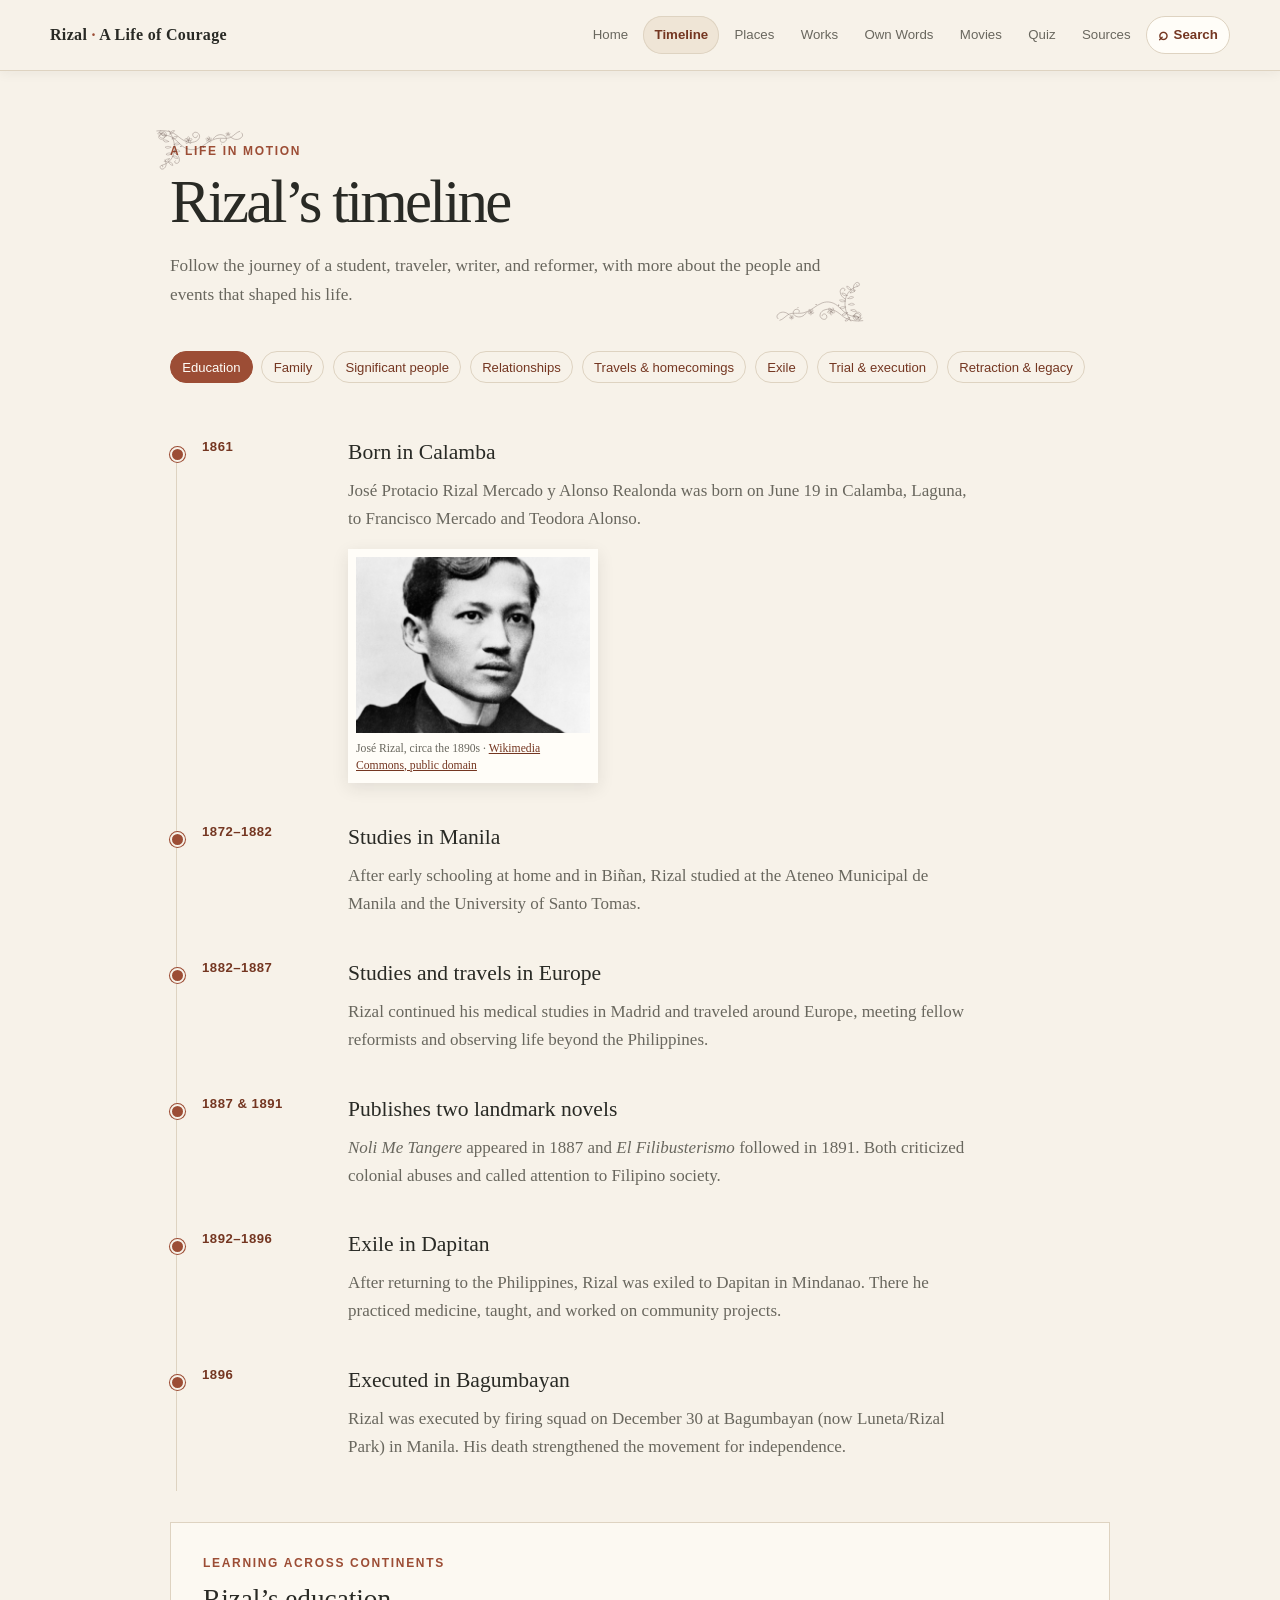
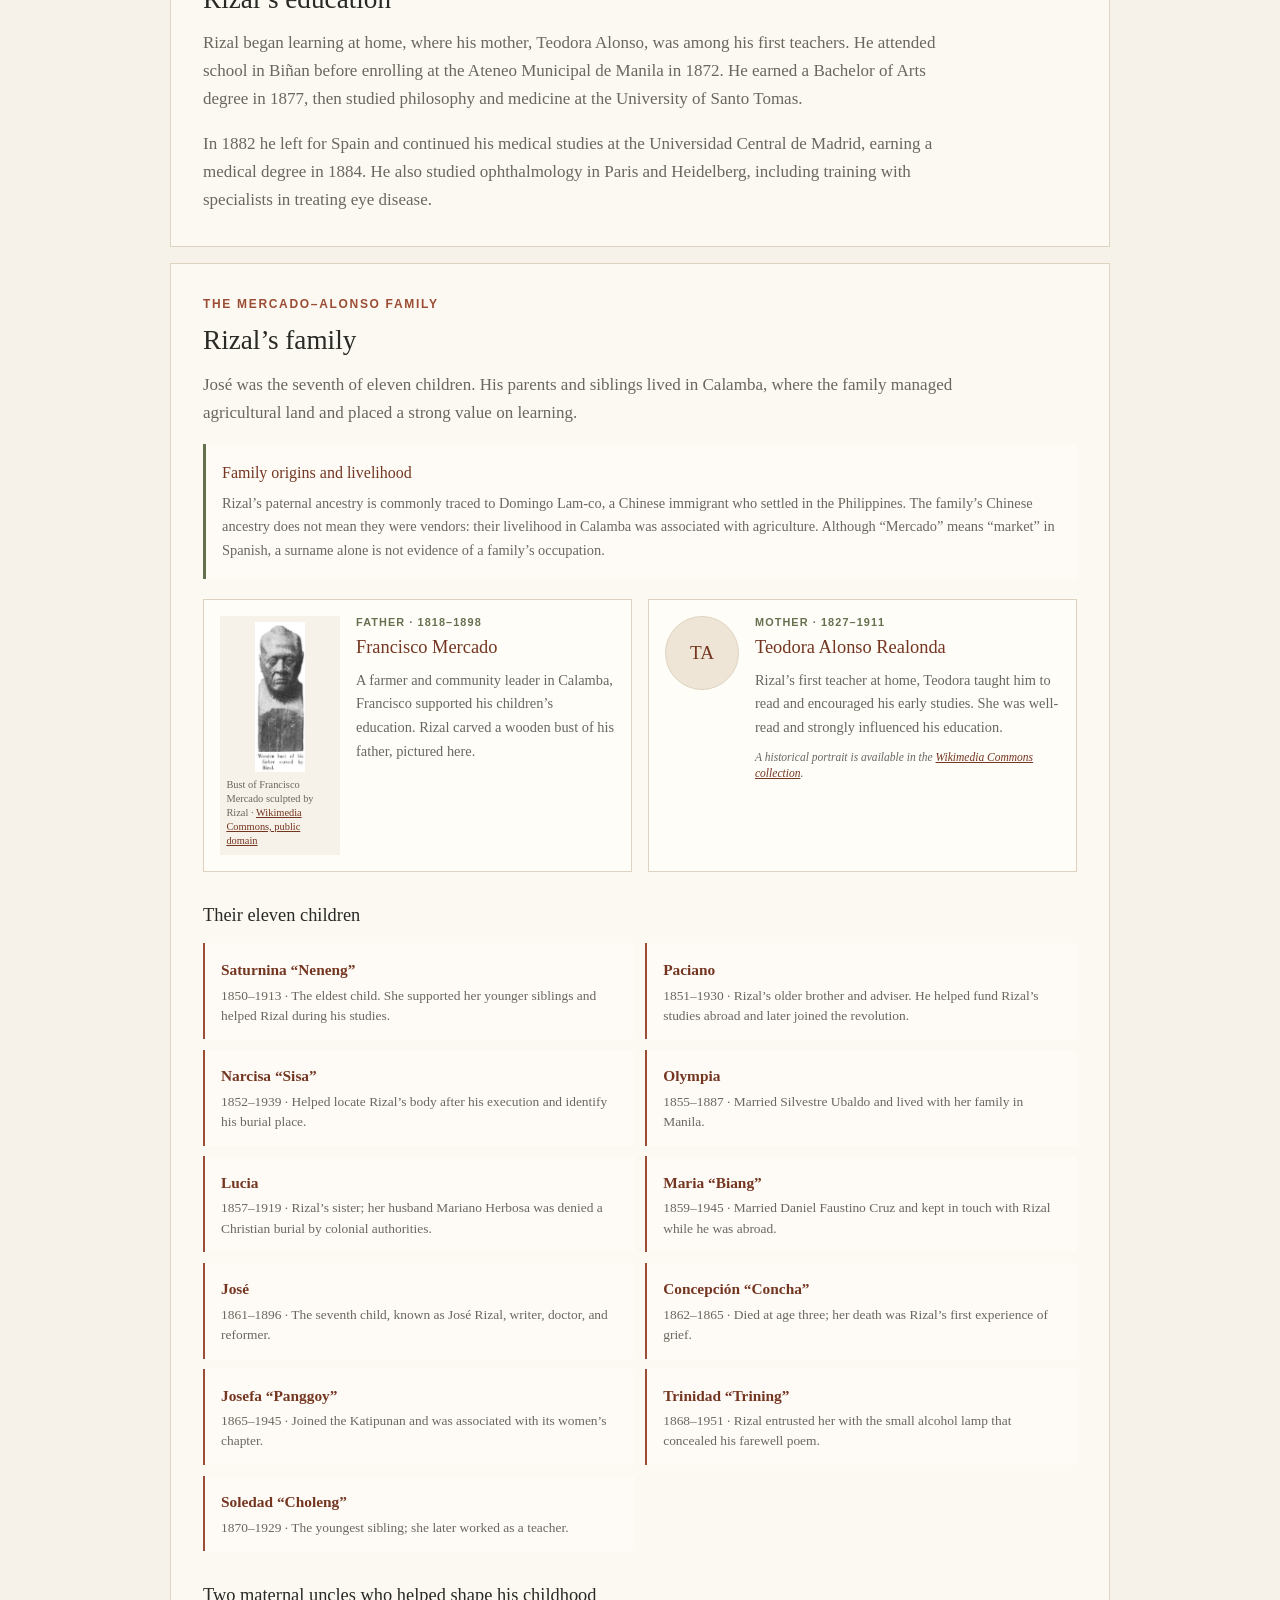
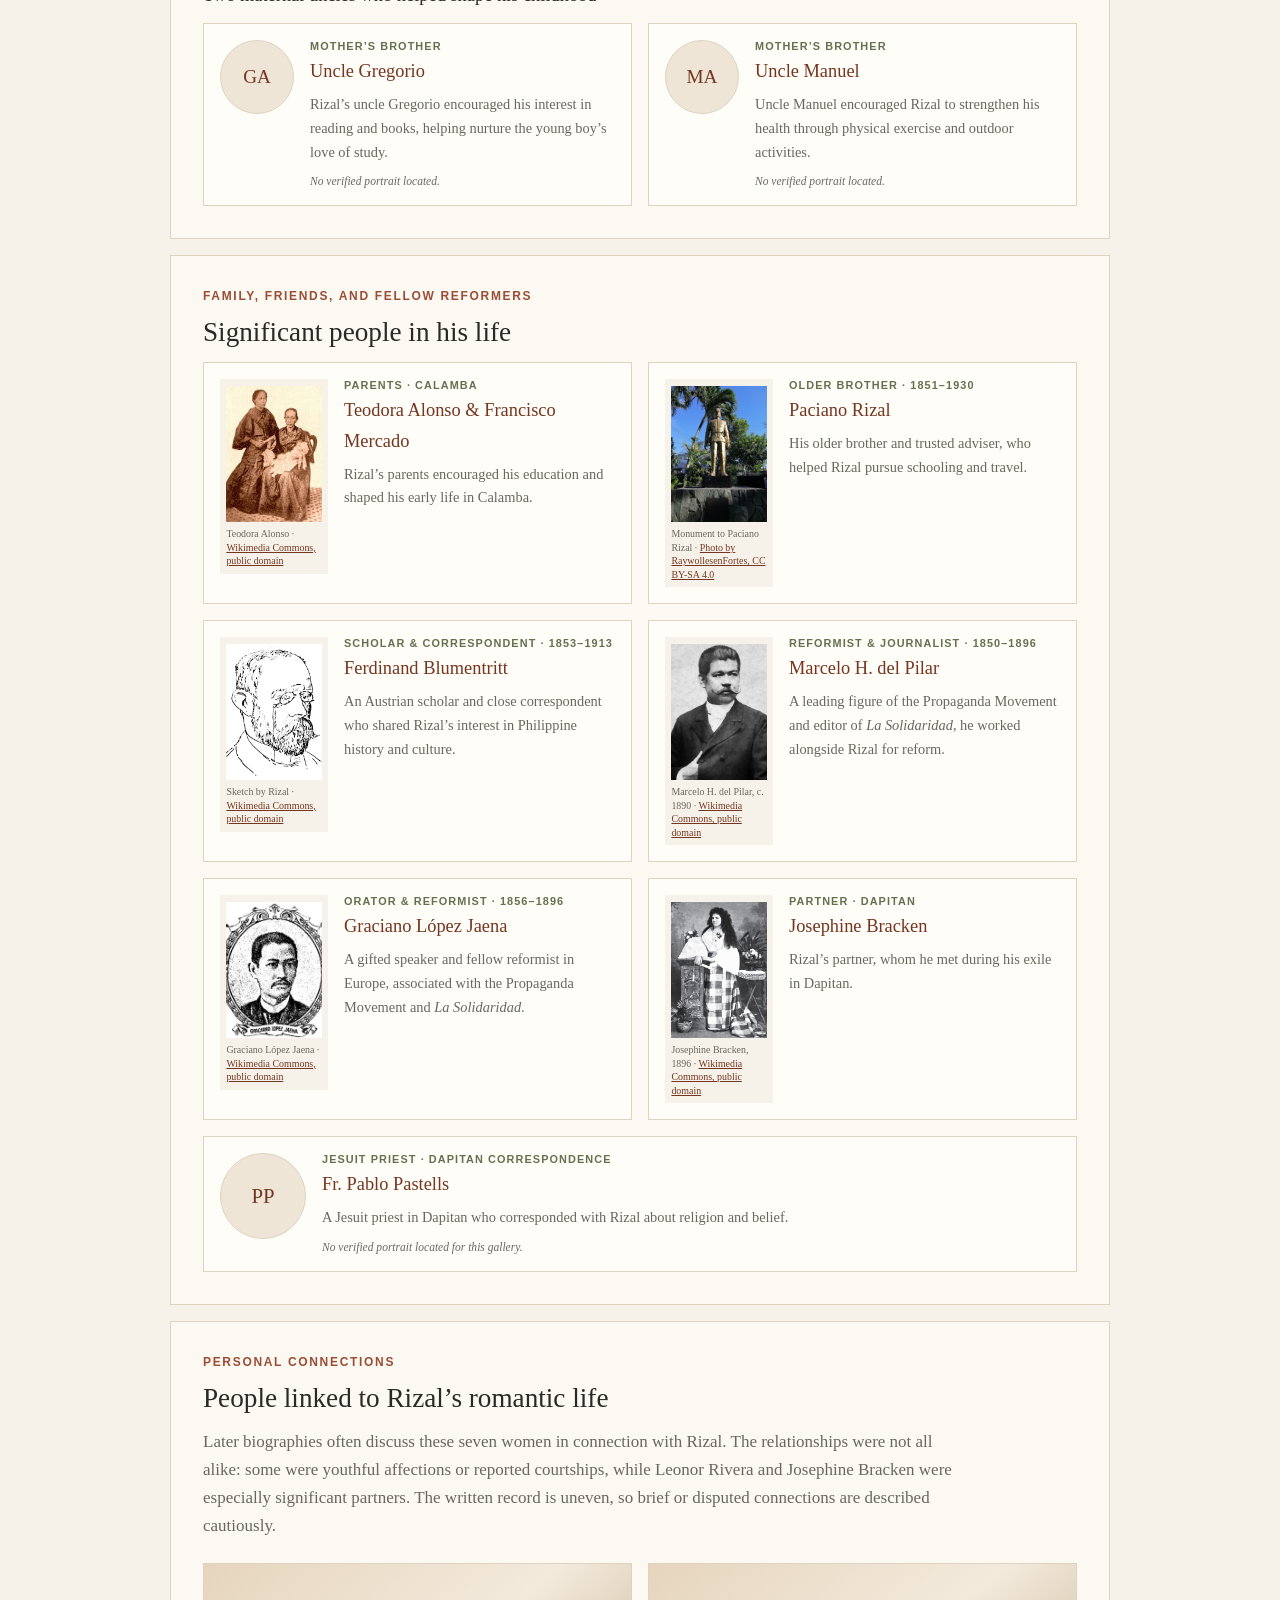
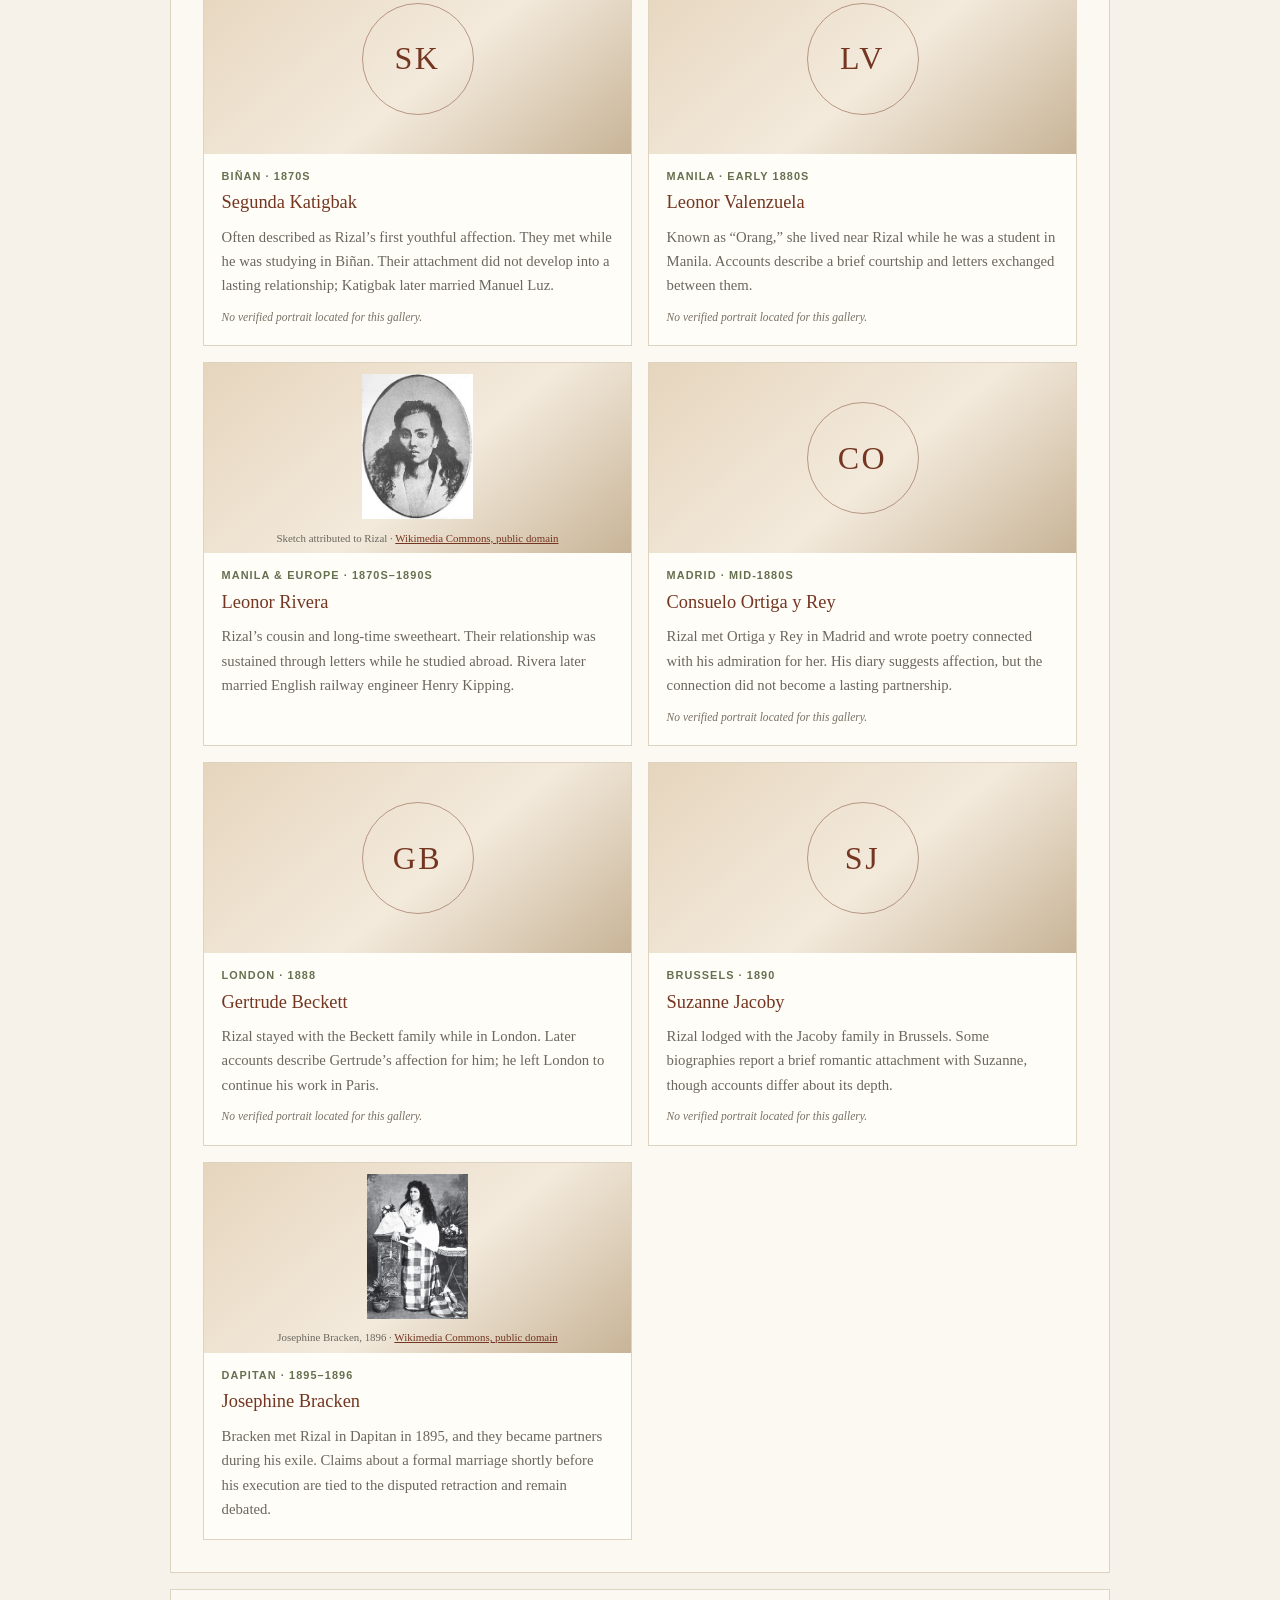
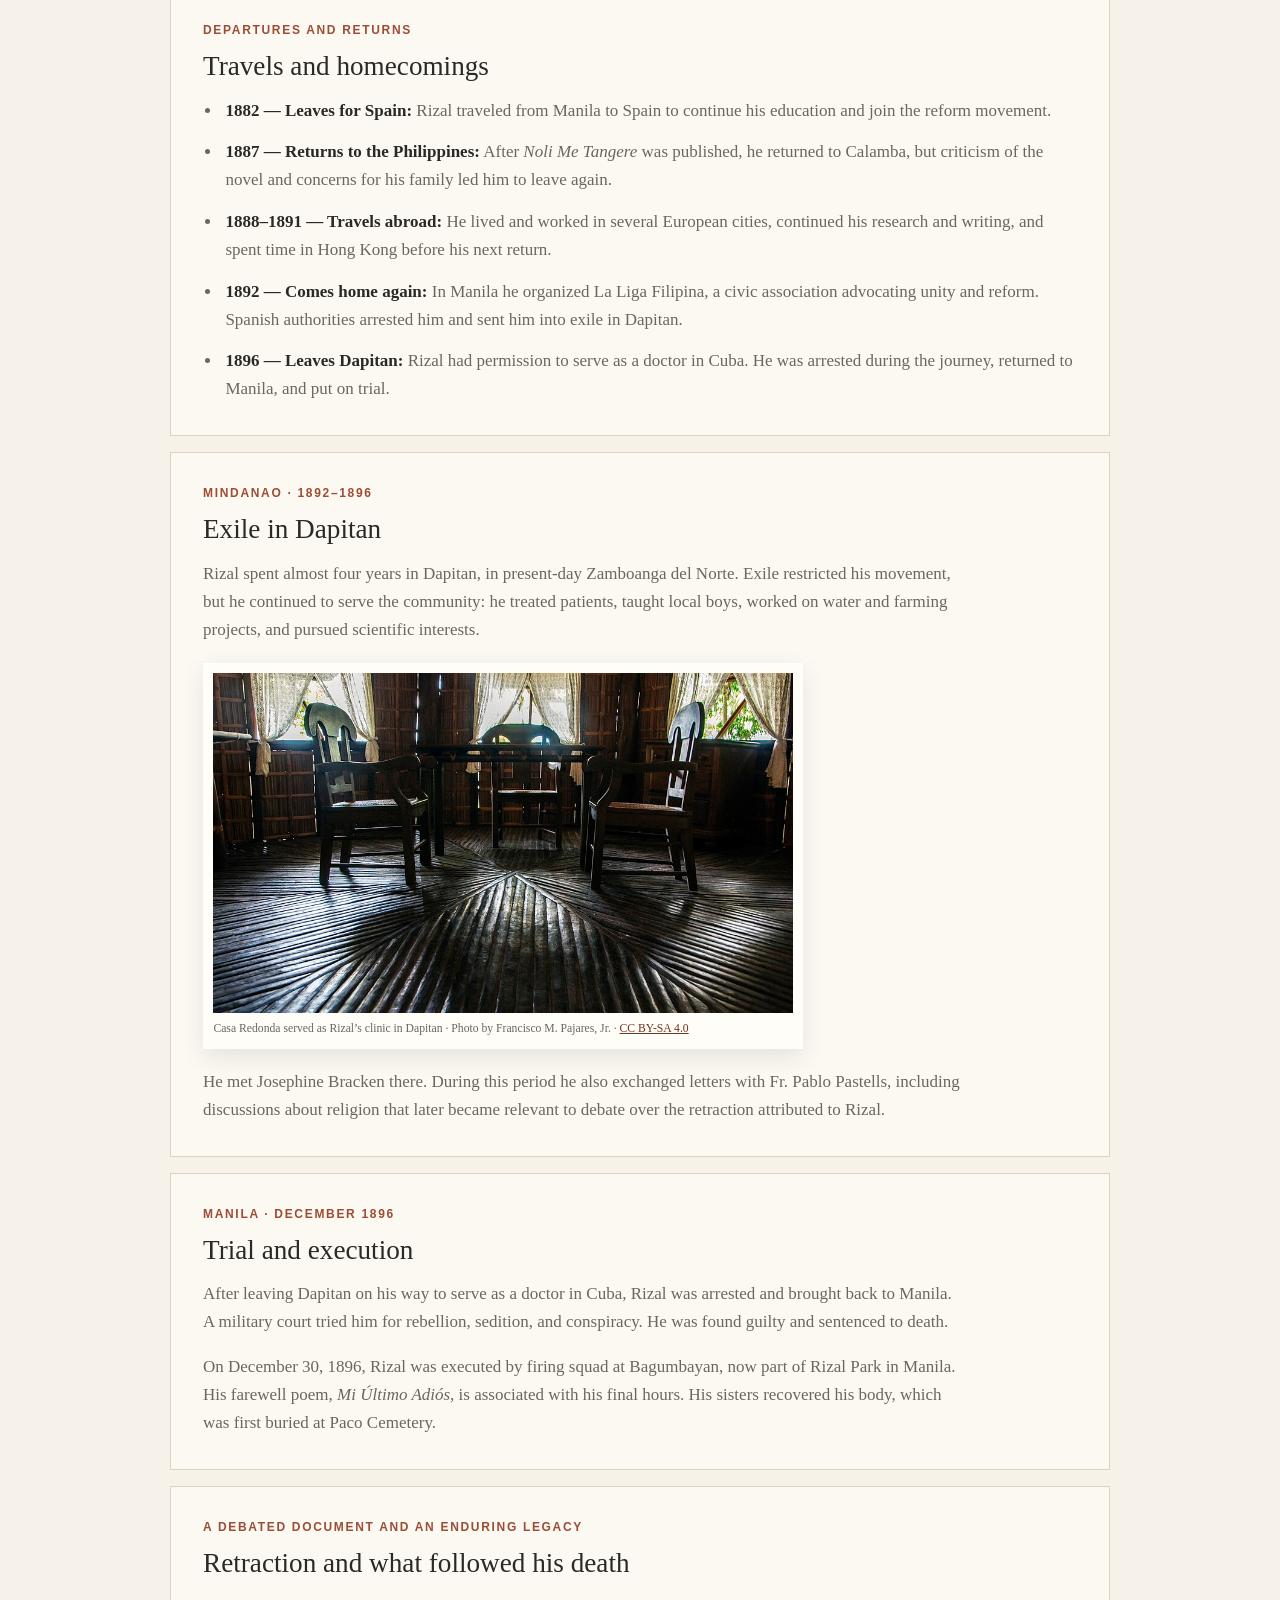
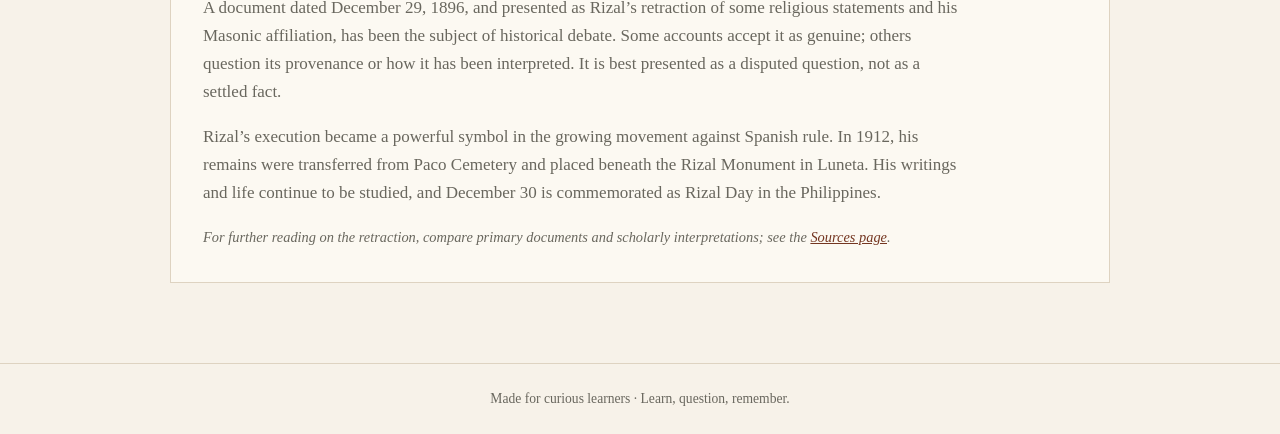
<file: pages/timeline.html>
<!DOCTYPE html>
<html lang="en">
<head>
  <meta charset="UTF-8">
  <meta name="viewport" content="width=device-width, initial-scale=1">
  <meta name="description" content="Explore key moments in the life of José Rizal.">
  <title>Life Timeline | José Rizal</title>
  <link rel="stylesheet" href="../css/style.css">
  <script src="../js/main.js" defer></script>
  <script src="../js/search-index.js" defer></script>
  <script src="../js/search.js" defer></script>
  <script src="../js/timeline.js" defer></script>
</head>
<body>
  <!-- The same navigation appears on every page. -->
  <header class="site-header">
    <a class="brand" href="index.html">Rizal <span>·</span> A Life of Courage</a>
    <nav class="site-nav" aria-label="Main navigation">
      <a href="index.html">Home</a>
      <a href="timeline.html" aria-current="page">Timeline</a>
      <a href="places.html">Places</a>
      <a href="works.html">Works</a>
      <a href="quotes.html">Own Words</a>
      <a href="movies.html">Movies</a>
      <a href="quiz.html">Quiz</a>
      <a href="sources.html">Sources</a>
    </nav>
  </header>

  <!-- Each list item represents one key period in Rizal's life. -->
  <main class="page-main content-width">
    <section class="page-heading">
      <p class="eyebrow">A life in motion</p>
      <h1>Rizal’s timeline</h1>
      <p>Follow the journey of a student, traveler, writer, and reformer, with more about the people and events that shaped his life.</p>
    </section>

    <nav class="section-nav" aria-label="Explore topics on this page">
      <a href="#education">Education</a>
      <a href="#family">Family</a>
      <a href="#people">Significant people</a>
      <a href="#relationships">Relationships</a>
      <a href="#travels">Travels &amp; homecomings</a>
      <a href="#exile">Exile</a>
      <a href="#trial">Trial &amp; execution</a>
      <a href="#retraction">Retraction &amp; legacy</a>
    </nav>

    <ol class="timeline">
      <li class="timeline-item" id="timeline-1">
        <span class="timeline-year">1861</span>
        <div>
          <h2>Born in Calamba</h2>
          <p>José Protacio Rizal Mercado y Alonso Realonda was born on June 19 in Calamba, Laguna, to Francisco Mercado and Teodora Alonso.</p>
          <figure class="timeline-photo">
            <img src="../images/jose-rizal.jpg" alt="Black-and-white portrait of José Rizal">
            <figcaption>José Rizal, circa the 1890s · <a href="https://commons.wikimedia.org/wiki/File:Jose_Rizal_full.jpg">Wikimedia Commons, public domain</a></figcaption>
          </figure>
        </div>
      </li>
      <li class="timeline-item" id="timeline-2">
        <span class="timeline-year">1872–1882</span>
        <div><h2>Studies in Manila</h2><p>After early schooling at home and in Biñan, Rizal studied at the Ateneo Municipal de Manila and the University of Santo Tomas.</p></div>
      </li>
      <li class="timeline-item" id="timeline-3">
        <span class="timeline-year">1882–1887</span>
        <div><h2>Studies and travels in Europe</h2><p>Rizal continued his medical studies in Madrid and traveled around Europe, meeting fellow reformists and observing life beyond the Philippines.</p></div>
      </li>
      <li class="timeline-item" id="timeline-4">
        <span class="timeline-year">1887 &amp; 1891</span>
        <div><h2>Publishes two landmark novels</h2><p><em>Noli Me Tangere</em> appeared in 1887 and <em>El Filibusterismo</em> followed in 1891. Both criticized colonial abuses and called attention to Filipino society.</p></div>
      </li>
      <li class="timeline-item" id="timeline-5">
        <span class="timeline-year">1892–1896</span>
        <div><h2>Exile in Dapitan</h2><p>After returning to the Philippines, Rizal was exiled to Dapitan in Mindanao. There he practiced medicine, taught, and worked on community projects.</p></div>
      </li>
      <li class="timeline-item" id="timeline-6">
        <span class="timeline-year">1896</span>
        <div><h2>Executed in Bagumbayan</h2><p>Rizal was executed by firing squad on December 30 at Bagumbayan (now Luneta/Rizal Park) in Manila. His death strengthened the movement for independence.</p></div>
      </li>
    </ol>

    <div class="life-details">
      <section class="detail-card" id="education">
        <p class="eyebrow">Learning across continents</p>
        <h2>Rizal’s education</h2>
        <p>Rizal began learning at home, where his mother, Teodora Alonso, was among his first teachers. He attended school in Biñan before enrolling at the Ateneo Municipal de Manila in 1872. He earned a Bachelor of Arts degree in 1877, then studied philosophy and medicine at the University of Santo Tomas.</p>
        <p>In 1882 he left for Spain and continued his medical studies at the Universidad Central de Madrid, earning a medical degree in 1884. He also studied ophthalmology in Paris and Heidelberg, including training with specialists in treating eye disease.</p>
      </section>

      <section class="detail-card" id="family">
        <p class="eyebrow">The Mercado–Alonso family</p>
        <h2>Rizal’s family</h2>
        <p>José was the seventh of eleven children. His parents and siblings lived in Calamba, where the family managed agricultural land and placed a strong value on learning.</p>
        <aside class="family-origins">
          <h3>Family origins and livelihood</h3>
          <p>Rizal’s paternal ancestry is commonly traced to Domingo Lam-co, a Chinese immigrant who settled in the Philippines. The family’s Chinese ancestry does not mean they were vendors: their livelihood in Calamba was associated with agriculture. Although “Mercado” means “market” in Spanish, a surname alone is not evidence of a family’s occupation.</p>
        </aside>
        <div class="family-parents">
          <article class="family-card family-card-featured">
            <figure class="family-portrait">
              <img src="../images/francisco-mercado-bust.png" alt="Wooden bust of Francisco Mercado, sculpted by his son José Rizal">
              <figcaption>Bust of Francisco Mercado sculpted by Rizal · <a href="https://commons.wikimedia.org/wiki/File:Wooden_bust_of_Francisco_Mercado_by_Dr._Jose_Rizal.png">Wikimedia Commons, public domain</a></figcaption>
            </figure>
            <div>
              <p class="family-role">Father · 1818–1898</p>
              <h3>Francisco Mercado</h3>
              <p>A farmer and community leader in Calamba, Francisco supported his children’s education. Rizal carved a wooden bust of his father, pictured here.</p>
            </div>
          </article>
          <article class="family-card">
            <div class="family-monogram" aria-hidden="true">TA</div>
            <div>
              <p class="family-role">Mother · 1827–1911</p>
              <h3>Teodora Alonso Realonda</h3>
              <p>Rizal’s first teacher at home, Teodora taught him to read and encouraged his early studies. She was well-read and strongly influenced his education.</p>
              <p class="portrait-note">A historical portrait is available in the <a href="https://commons.wikimedia.org/wiki/File:Teodora_Alonzo_Mercado_Rizal.jpg">Wikimedia Commons collection</a>.</p>
            </div>
          </article>
        </div>

        <h3 class="family-subheading">Their eleven children</h3>
        <ol class="sibling-grid">
          <li><strong>Saturnina “Neneng”</strong><span>1850–1913 · The eldest child. She supported her younger siblings and helped Rizal during his studies.</span></li>
          <li><strong>Paciano</strong><span>1851–1930 · Rizal’s older brother and adviser. He helped fund Rizal’s studies abroad and later joined the revolution.</span></li>
          <li><strong>Narcisa “Sisa”</strong><span>1852–1939 · Helped locate Rizal’s body after his execution and identify his burial place.</span></li>
          <li><strong>Olympia</strong><span>1855–1887 · Married Silvestre Ubaldo and lived with her family in Manila.</span></li>
          <li><strong>Lucia</strong><span>1857–1919 · Rizal’s sister; her husband Mariano Herbosa was denied a Christian burial by colonial authorities.</span></li>
          <li><strong>Maria “Biang”</strong><span>1859–1945 · Married Daniel Faustino Cruz and kept in touch with Rizal while he was abroad.</span></li>
          <li><strong>José</strong><span>1861–1896 · The seventh child, known as José Rizal, writer, doctor, and reformer.</span></li>
          <li><strong>Concepción “Concha”</strong><span>1862–1865 · Died at age three; her death was Rizal’s first experience of grief.</span></li>
          <li><strong>Josefa “Panggoy”</strong><span>1865–1945 · Joined the Katipunan and was associated with its women’s chapter.</span></li>
          <li><strong>Trinidad “Trining”</strong><span>1868–1951 · Rizal entrusted her with the small alcohol lamp that concealed his farewell poem.</span></li>
          <li><strong>Soledad “Choleng”</strong><span>1870–1929 · The youngest sibling; she later worked as a teacher.</span></li>
        </ol>

        <h3 class="family-subheading">Two maternal uncles who helped shape his childhood</h3>
        <div class="uncle-grid">
          <article class="family-card">
            <div class="family-monogram" aria-hidden="true">GA</div>
            <div>
              <p class="family-role">Mother’s brother</p>
              <h3>Uncle Gregorio</h3>
              <p>Rizal’s uncle Gregorio encouraged his interest in reading and books, helping nurture the young boy’s love of study.</p>
              <p class="portrait-note">No verified portrait located.</p>
            </div>
          </article>
          <article class="family-card">
            <div class="family-monogram" aria-hidden="true">MA</div>
            <div>
              <p class="family-role">Mother’s brother</p>
              <h3>Uncle Manuel</h3>
              <p>Uncle Manuel encouraged Rizal to strengthen his health through physical exercise and outdoor activities.</p>
              <p class="portrait-note">No verified portrait located.</p>
            </div>
          </article>
        </div>
      </section>

      <section class="detail-card" id="people">
        <p class="eyebrow">Family, friends, and fellow reformers</p>
        <h2>Significant people in his life</h2>
        <div class="people-grid">
          <article class="family-card">
            <figure class="family-portrait">
              <img src="../images/teodora-alonso.jpg" alt="Historic photograph of Teodora Alonso with a companion">
              <figcaption>Teodora Alonso · <a href="https://commons.wikimedia.org/wiki/File:Teodora_Alonzo_Mercado_Rizal.jpg">Wikimedia Commons, public domain</a></figcaption>
            </figure>
            <div>
              <p class="family-role">Parents · Calamba</p>
              <h3>Teodora Alonso &amp; Francisco Mercado</h3>
              <p>Rizal’s parents encouraged his education and shaped his early life in Calamba.</p>
            </div>
          </article>
          <article class="family-card">
            <figure class="family-portrait">
              <img src="../images/paciano-rizal.jpg" alt="Monument to General Paciano Rizal at his home in Los Baños, Laguna">
              <figcaption>Monument to Paciano Rizal · <a href="https://commons.wikimedia.org/wiki/File:General_Paciano_Rizal.jpg">Photo by RaywollesenFortes, CC BY-SA 4.0</a></figcaption>
            </figure>
            <div>
              <p class="family-role">Older brother · 1851–1930</p>
              <h3>Paciano Rizal</h3>
              <p>His older brother and trusted adviser, who helped Rizal pursue schooling and travel.</p>
            </div>
          </article>
          <article class="family-card">
            <figure class="family-portrait">
              <img src="../images/blumentritt-sketch.jpg" alt="Sketch of Ferdinand Blumentritt drawn by José Rizal">
              <figcaption>Sketch by Rizal · <a href="https://commons.wikimedia.org/wiki/File:Sketch_of_blumentritt_by_rizal.jpg">Wikimedia Commons, public domain</a></figcaption>
            </figure>
            <div>
              <p class="family-role">Scholar &amp; correspondent · 1853–1913</p>
              <h3>Ferdinand Blumentritt</h3>
              <p>An Austrian scholar and close correspondent who shared Rizal’s interest in Philippine history and culture.</p>
            </div>
          </article>
          <article class="family-card">
            <figure class="family-portrait">
              <img src="../images/marcelo-del-pilar.jpg" alt="Portrait of Marcelo H. del Pilar">
              <figcaption>Marcelo H. del Pilar, c. 1890 · <a href="https://commons.wikimedia.org/wiki/File:Marcelo_Hilario_del_Pilar_y_Gatmait%C3%A1n_%281850-1896%29_portrait.jpg">Wikimedia Commons, public domain</a></figcaption>
            </figure>
            <div>
              <p class="family-role">Reformist &amp; journalist · 1850–1896</p>
              <h3>Marcelo H. del Pilar</h3>
              <p>A leading figure of the Propaganda Movement and editor of <em>La Solidaridad</em>, he worked alongside Rizal for reform.</p>
            </div>
          </article>
          <article class="family-card">
            <figure class="family-portrait">
              <img src="../images/graciano-lopez-jaena.jpg" alt="Portrait of Graciano López Jaena">
              <figcaption>Graciano López Jaena · <a href="https://commons.wikimedia.org/wiki/File:Graciano_lopez_jaena_PG.jpg">Wikimedia Commons, public domain</a></figcaption>
            </figure>
            <div>
              <p class="family-role">Orator &amp; reformist · 1856–1896</p>
              <h3>Graciano López Jaena</h3>
              <p>A gifted speaker and fellow reformist in Europe, associated with the Propaganda Movement and <em>La Solidaridad</em>.</p>
            </div>
          </article>
          <article class="family-card">
            <figure class="family-portrait">
              <img src="../images/josephine-bracken.jpg" alt="Historic portrait of Josephine Bracken">
              <figcaption>Josephine Bracken, 1896 · <a href="https://commons.wikimedia.org/wiki/File:Josephine_Bracken_BR.jpg">Wikimedia Commons, public domain</a></figcaption>
            </figure>
            <div>
              <p class="family-role">Partner · Dapitan</p>
              <h3>Josephine Bracken</h3>
              <p>Rizal’s partner, whom he met during his exile in Dapitan.</p>
            </div>
          </article>
          <article class="family-card">
            <div class="family-monogram" aria-hidden="true">PP</div>
            <div>
              <p class="family-role">Jesuit priest · Dapitan correspondence</p>
              <h3>Fr. Pablo Pastells</h3>
              <p>A Jesuit priest in Dapitan who corresponded with Rizal about religion and belief.</p>
              <p class="portrait-note">No verified portrait located for this gallery.</p>
            </div>
          </article>
        </div>
      </section>

      <section class="detail-card" id="relationships">
        <p class="eyebrow">Personal connections</p>
        <h2>People linked to Rizal’s romantic life</h2>
        <p class="relationship-intro">Later biographies often discuss these seven women in connection with Rizal. The relationships were not all alike: some were youthful affections or reported courtships, while Leonor Rivera and Josephine Bracken were especially significant partners. The written record is uneven, so brief or disputed connections are described cautiously.</p>
        <div class="relationship-grid">
          <article class="relationship-card">
            <div class="relationship-art" aria-hidden="true"><span>SK</span></div>
            <div class="relationship-copy">
              <p class="relationship-period">Biñan · 1870s</p>
              <h3>Segunda Katigbak</h3>
              <p>Often described as Rizal’s first youthful affection. They met while he was studying in Biñan. Their attachment did not develop into a lasting relationship; Katigbak later married Manuel Luz.</p>
              <p class="portrait-note">No verified portrait located for this gallery.</p>
            </div>
          </article>
          <article class="relationship-card">
            <div class="relationship-art" aria-hidden="true"><span>LV</span></div>
            <div class="relationship-copy">
              <p class="relationship-period">Manila · early 1880s</p>
              <h3>Leonor Valenzuela</h3>
              <p>Known as “Orang,” she lived near Rizal while he was a student in Manila. Accounts describe a brief courtship and letters exchanged between them.</p>
              <p class="portrait-note">No verified portrait located for this gallery.</p>
            </div>
          </article>
          <article class="relationship-card">
            <figure class="relationship-portrait">
              <img src="../images/leonor-rivera-sketch.jpg" alt="Crayon sketch of Leonor Rivera attributed to José Rizal">
              <figcaption>Sketch attributed to Rizal · <a href="https://commons.wikimedia.org/wiki/File:Crayon_sketch_of_Leonor_Rivera_by_Rizal.jpg">Wikimedia Commons, public domain</a></figcaption>
            </figure>
            <div class="relationship-copy">
              <p class="relationship-period">Manila &amp; Europe · 1870s–1890s</p>
              <h3>Leonor Rivera</h3>
              <p>Rizal’s cousin and long-time sweetheart. Their relationship was sustained through letters while he studied abroad. Rivera later married English railway engineer Henry Kipping.</p>
            </div>
          </article>
          <article class="relationship-card">
            <div class="relationship-art" aria-hidden="true"><span>CO</span></div>
            <div class="relationship-copy">
              <p class="relationship-period">Madrid · mid-1880s</p>
              <h3>Consuelo Ortiga y Rey</h3>
              <p>Rizal met Ortiga y Rey in Madrid and wrote poetry connected with his admiration for her. His diary suggests affection, but the connection did not become a lasting partnership.</p>
              <p class="portrait-note">No verified portrait located for this gallery.</p>
            </div>
          </article>
          <article class="relationship-card">
            <div class="relationship-art" aria-hidden="true"><span>GB</span></div>
            <div class="relationship-copy">
              <p class="relationship-period">London · 1888</p>
              <h3>Gertrude Beckett</h3>
              <p>Rizal stayed with the Beckett family while in London. Later accounts describe Gertrude’s affection for him; he left London to continue his work in Paris.</p>
              <p class="portrait-note">No verified portrait located for this gallery.</p>
            </div>
          </article>
          <article class="relationship-card">
            <div class="relationship-art" aria-hidden="true"><span>SJ</span></div>
            <div class="relationship-copy">
              <p class="relationship-period">Brussels · 1890</p>
              <h3>Suzanne Jacoby</h3>
              <p>Rizal lodged with the Jacoby family in Brussels. Some biographies report a brief romantic attachment with Suzanne, though accounts differ about its depth.</p>
              <p class="portrait-note">No verified portrait located for this gallery.</p>
            </div>
          </article>
          <article class="relationship-card">
            <figure class="relationship-portrait">
              <img src="../images/josephine-bracken.jpg" alt="Historic portrait of Josephine Bracken">
              <figcaption>Josephine Bracken, 1896 · <a href="https://commons.wikimedia.org/wiki/File:Josephine_Bracken_BR.jpg">Wikimedia Commons, public domain</a></figcaption>
            </figure>
            <div class="relationship-copy">
              <p class="relationship-period">Dapitan · 1895–1896</p>
              <h3>Josephine Bracken</h3>
              <p>Bracken met Rizal in Dapitan in 1895, and they became partners during his exile. Claims about a formal marriage shortly before his execution are tied to the disputed retraction and remain debated.</p>
            </div>
          </article>
        </div>
      </section>

      <section class="detail-card" id="travels">
        <p class="eyebrow">Departures and returns</p>
        <h2>Travels and homecomings</h2>
        <ul class="event-list">
          <li><strong>1882 — Leaves for Spain:</strong> Rizal traveled from Manila to Spain to continue his education and join the reform movement.</li>
          <li><strong>1887 — Returns to the Philippines:</strong> After <em>Noli Me Tangere</em> was published, he returned to Calamba, but criticism of the novel and concerns for his family led him to leave again.</li>
          <li><strong>1888–1891 — Travels abroad:</strong> He lived and worked in several European cities, continued his research and writing, and spent time in Hong Kong before his next return.</li>
          <li><strong>1892 — Comes home again:</strong> In Manila he organized La Liga Filipina, a civic association advocating unity and reform. Spanish authorities arrested him and sent him into exile in Dapitan.</li>
          <li><strong>1896 — Leaves Dapitan:</strong> Rizal had permission to serve as a doctor in Cuba. He was arrested during the journey, returned to Manila, and put on trial.</li>
        </ul>
      </section>

      <section class="detail-card" id="exile">
        <p class="eyebrow">Mindanao · 1892–1896</p>
        <h2>Exile in Dapitan</h2>
        <p>Rizal spent almost four years in Dapitan, in present-day Zamboanga del Norte. Exile restricted his movement, but he continued to serve the community: he treated patients, taught local boys, worked on water and farming projects, and pursued scientific interests.</p>
        <figure class="detail-photo">
          <img src="../images/dapitan-clinic.jpg" alt="Interior of Casa Redonda, the circular clinic at the José Rizal Shrine in Dapitan">
          <figcaption>Casa Redonda served as Rizal’s clinic in Dapitan · Photo by Francisco M. Pajares, Jr. · <a href="https://commons.wikimedia.org/wiki/File:Bahay_na_Bilog.jpg">CC BY-SA 4.0</a></figcaption>
        </figure>
        <p>He met Josephine Bracken there. During this period he also exchanged letters with Fr. Pablo Pastells, including discussions about religion that later became relevant to debate over the retraction attributed to Rizal.</p>
      </section>

      <section class="detail-card" id="trial">
        <p class="eyebrow">Manila · December 1896</p>
        <h2>Trial and execution</h2>
        <p>After leaving Dapitan on his way to serve as a doctor in Cuba, Rizal was arrested and brought back to Manila. A military court tried him for rebellion, sedition, and conspiracy. He was found guilty and sentenced to death.</p>
        <p>On December 30, 1896, Rizal was executed by firing squad at Bagumbayan, now part of Rizal Park in Manila. His farewell poem, <em>Mi Último Adiós</em>, is associated with his final hours. His sisters recovered his body, which was first buried at Paco Cemetery.</p>
      </section>

      <section class="detail-card" id="retraction">
        <p class="eyebrow">A debated document and an enduring legacy</p>
        <h2>Retraction and what followed his death</h2>
        <p>A document dated December 29, 1896, and presented as Rizal’s retraction of some religious statements and his Masonic affiliation, has been the subject of historical debate. Some accounts accept it as genuine; others question its provenance or how it has been interpreted. It is best presented as a disputed question, not as a settled fact.</p>
        <p>Rizal’s execution became a powerful symbol in the growing movement against Spanish rule. In 1912, his remains were transferred from Paco Cemetery and placed beneath the Rizal Monument in Luneta. His writings and life continue to be studied, and December 30 is commemorated as Rizal Day in the Philippines.</p>
        <p class="source-note">For further reading on the retraction, compare primary documents and scholarly interpretations; see the <a href="sources.html">Sources page</a>.</p>
      </section>
    </div>
  </main>

  <!-- Keep the footer consistent throughout the site. -->
  <footer class="site-footer"><p>Made for curious learners · Learn, question, remember.</p></footer>
</body>
</html>
</file>
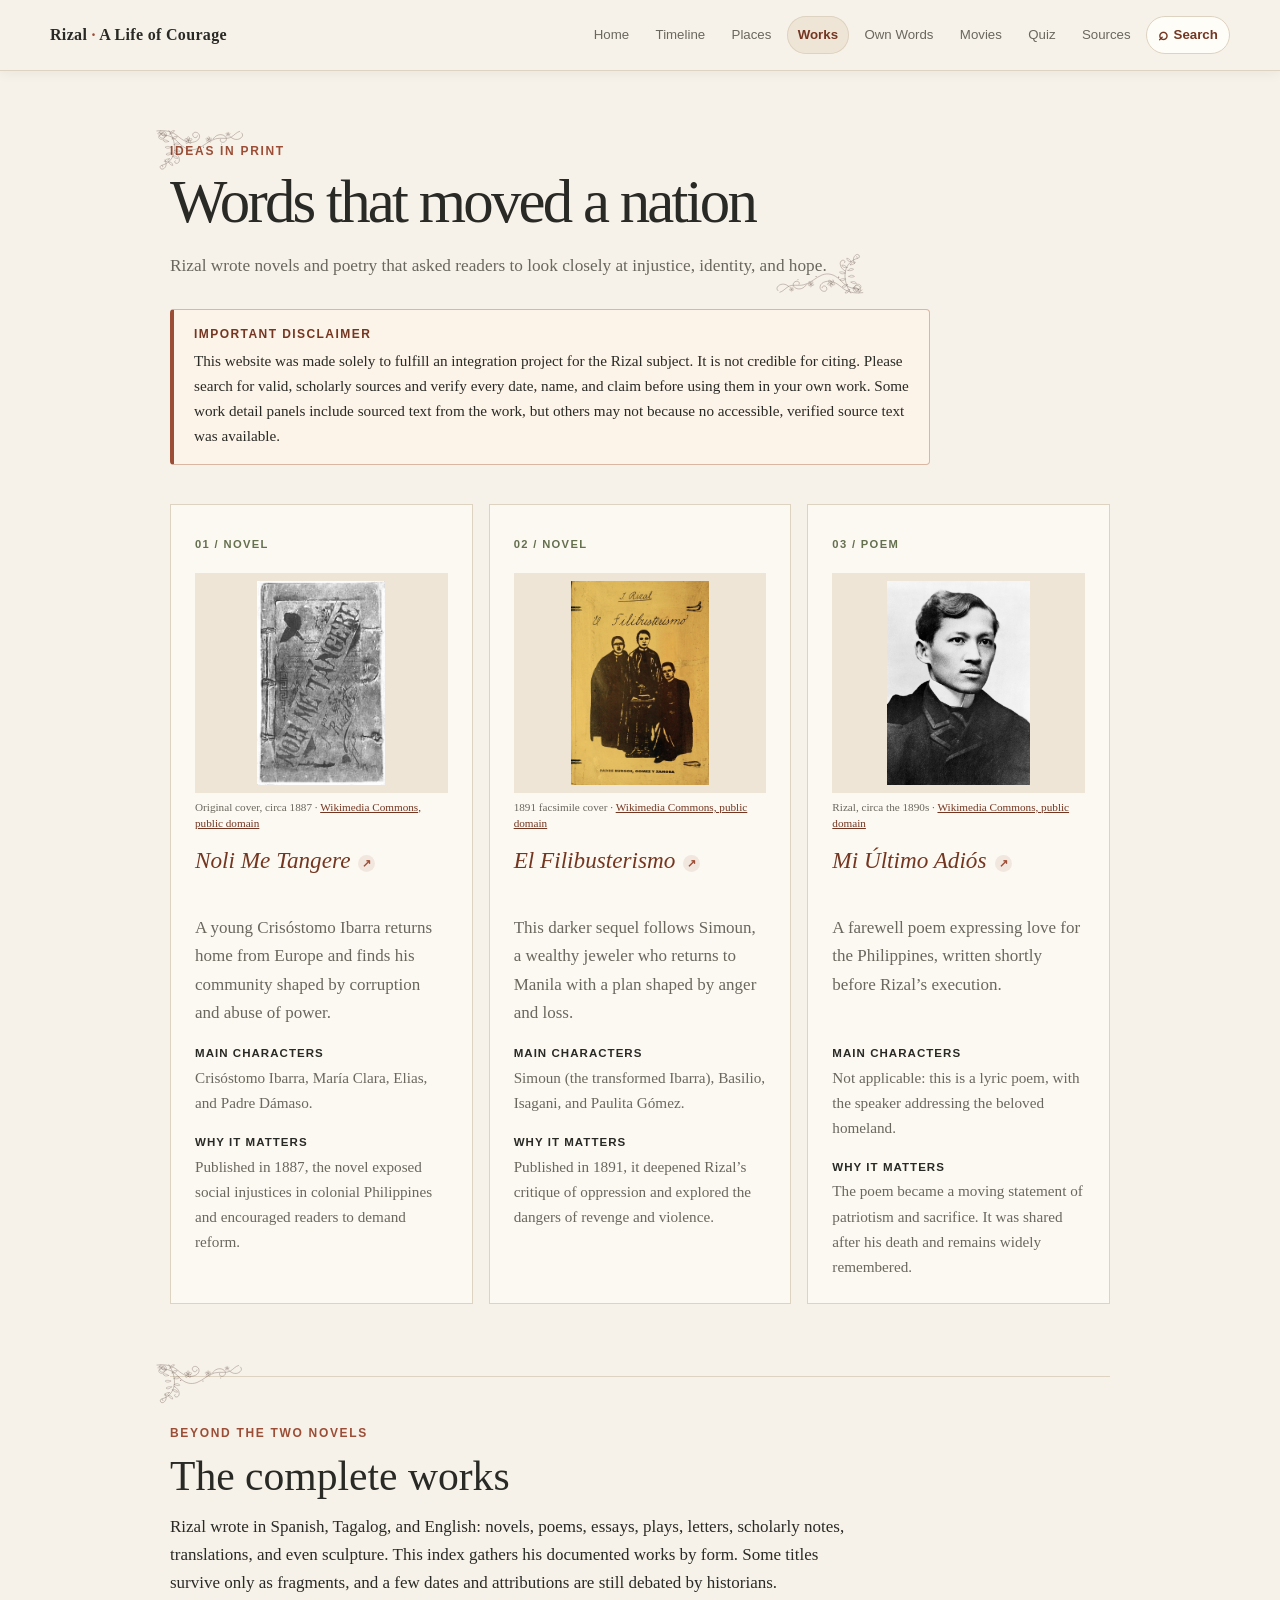
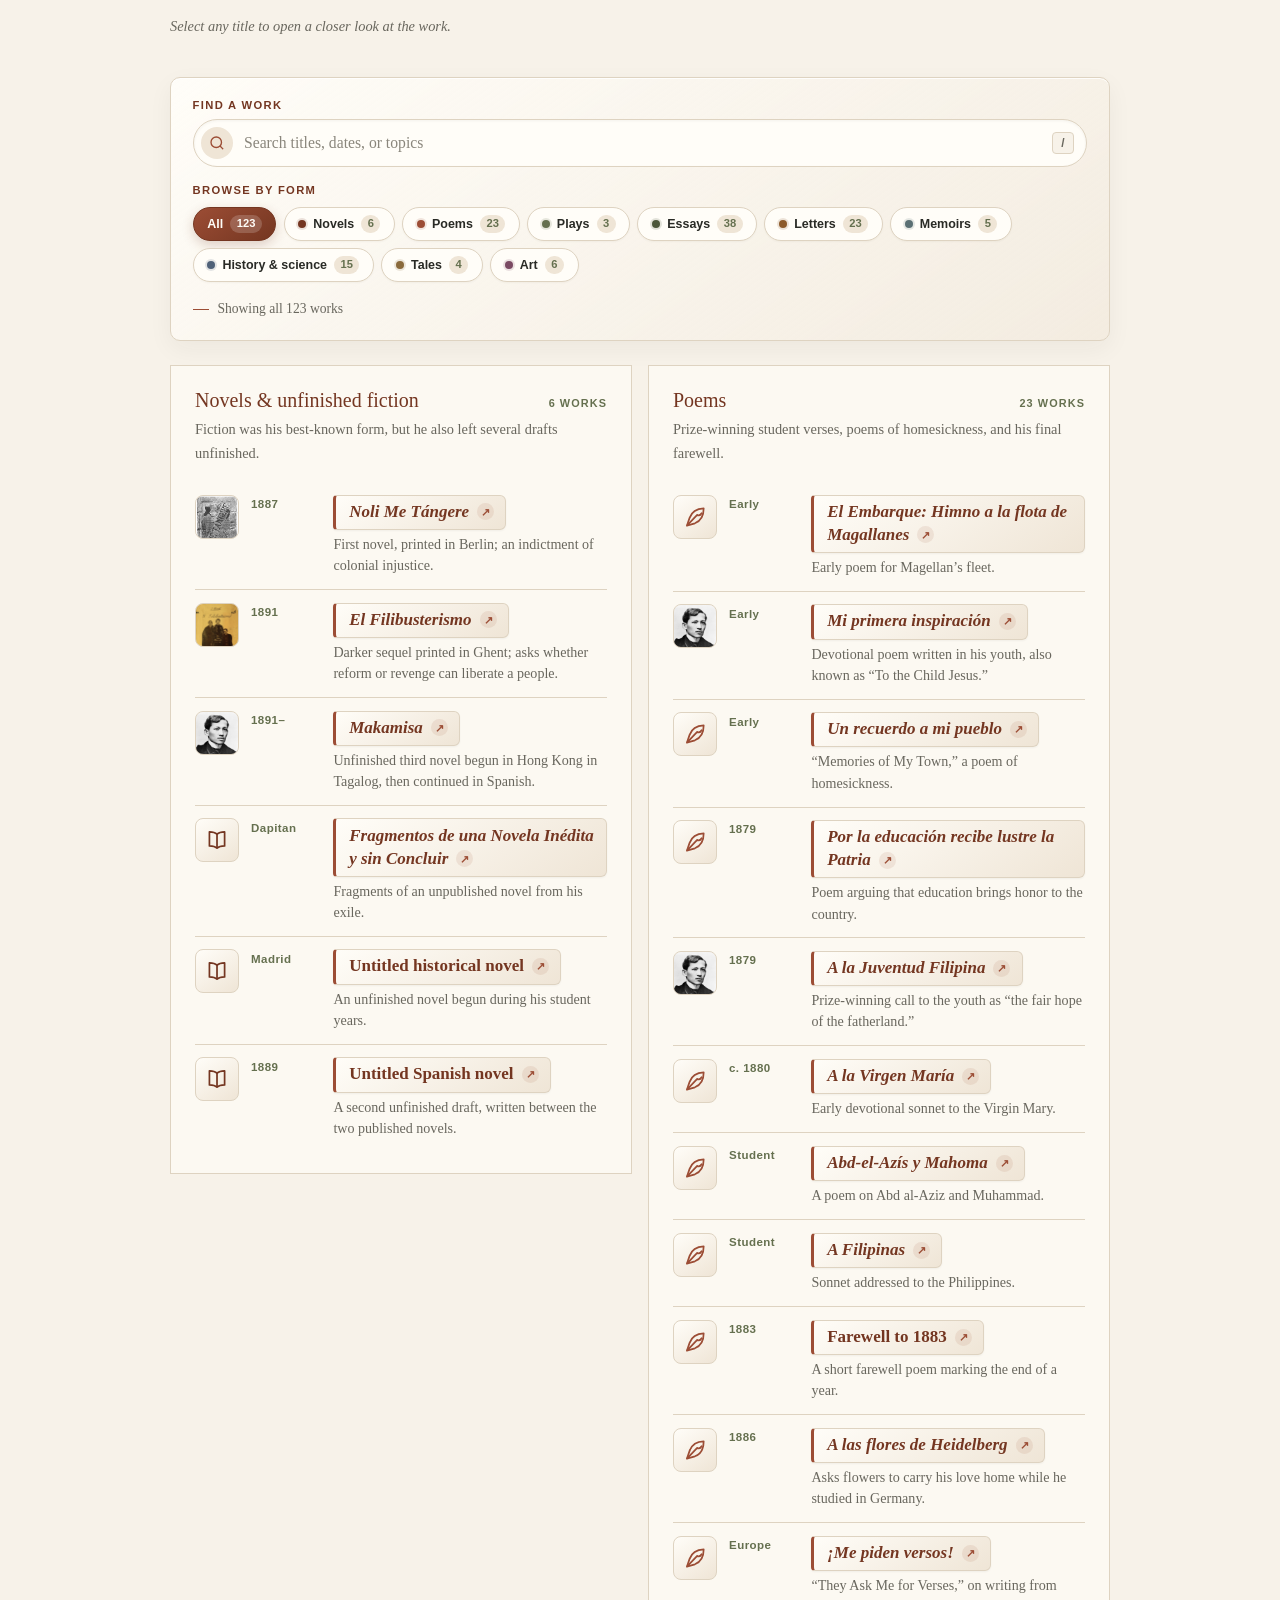
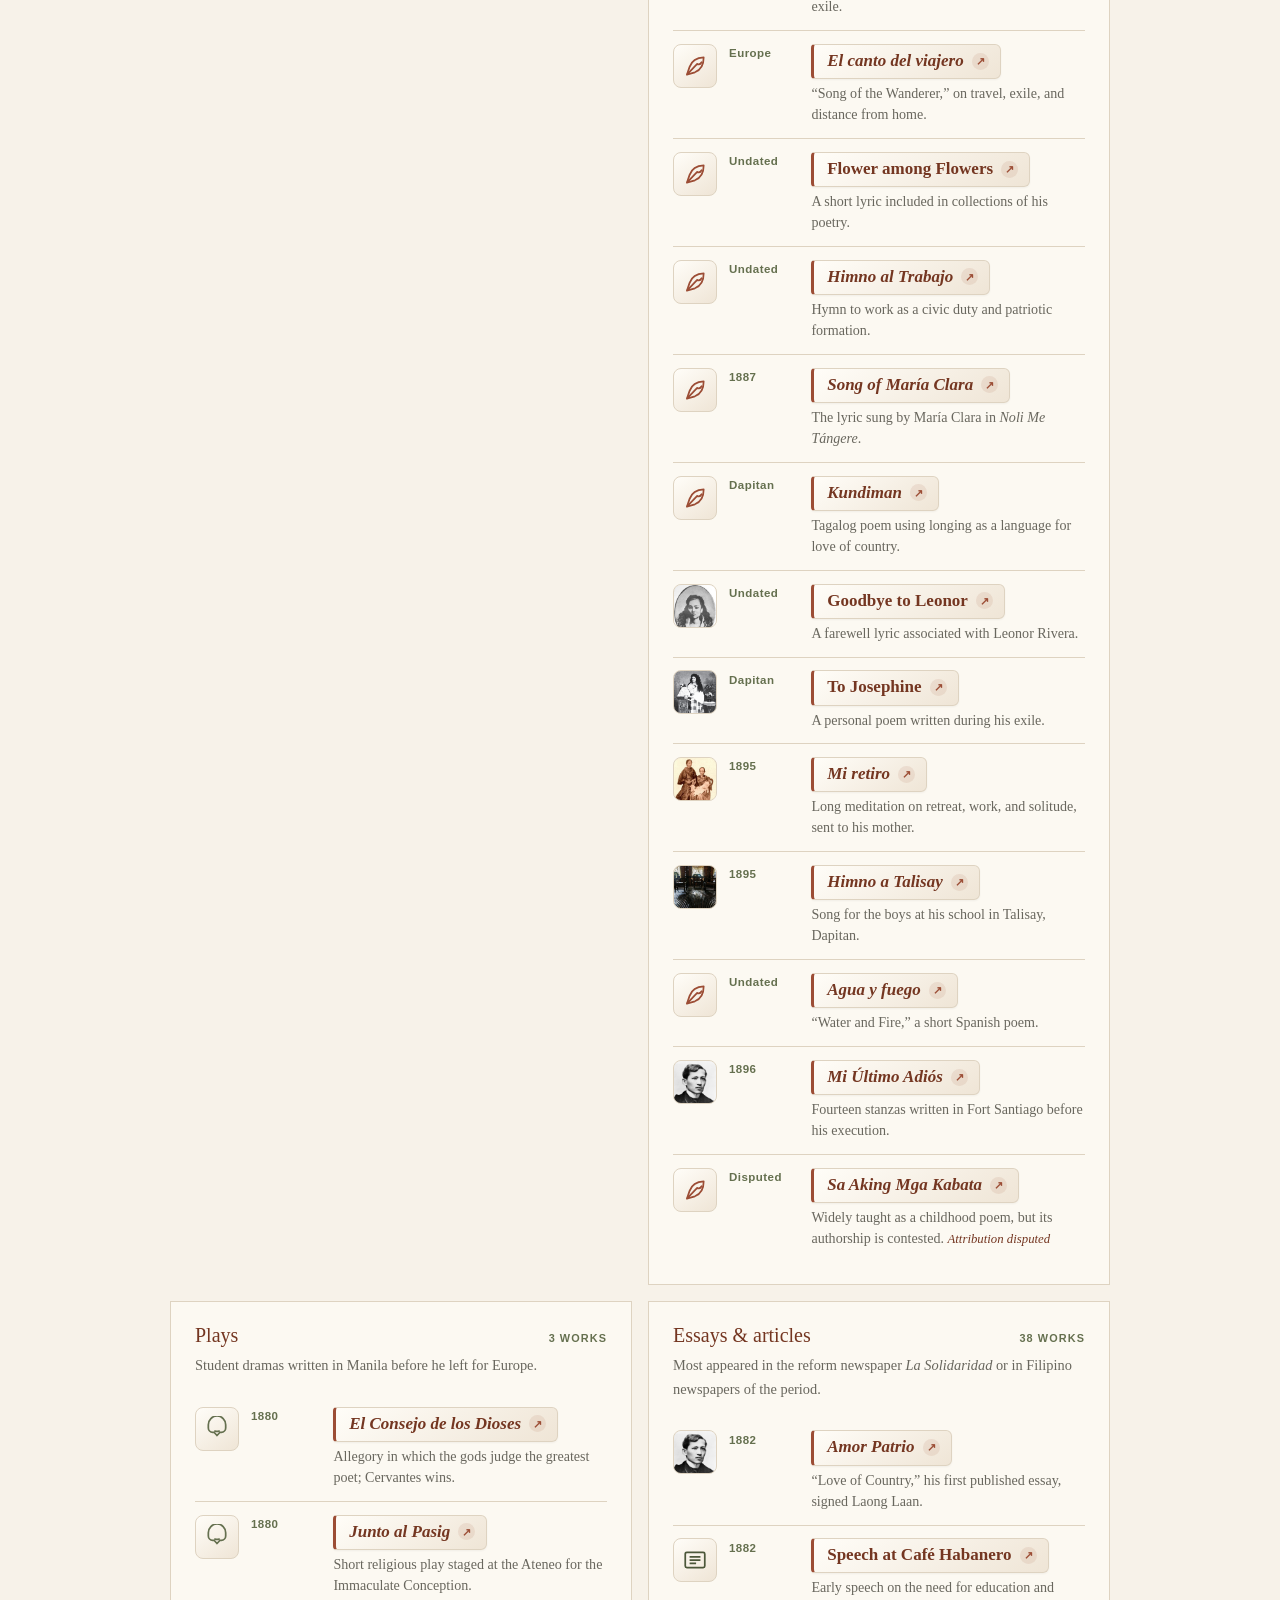
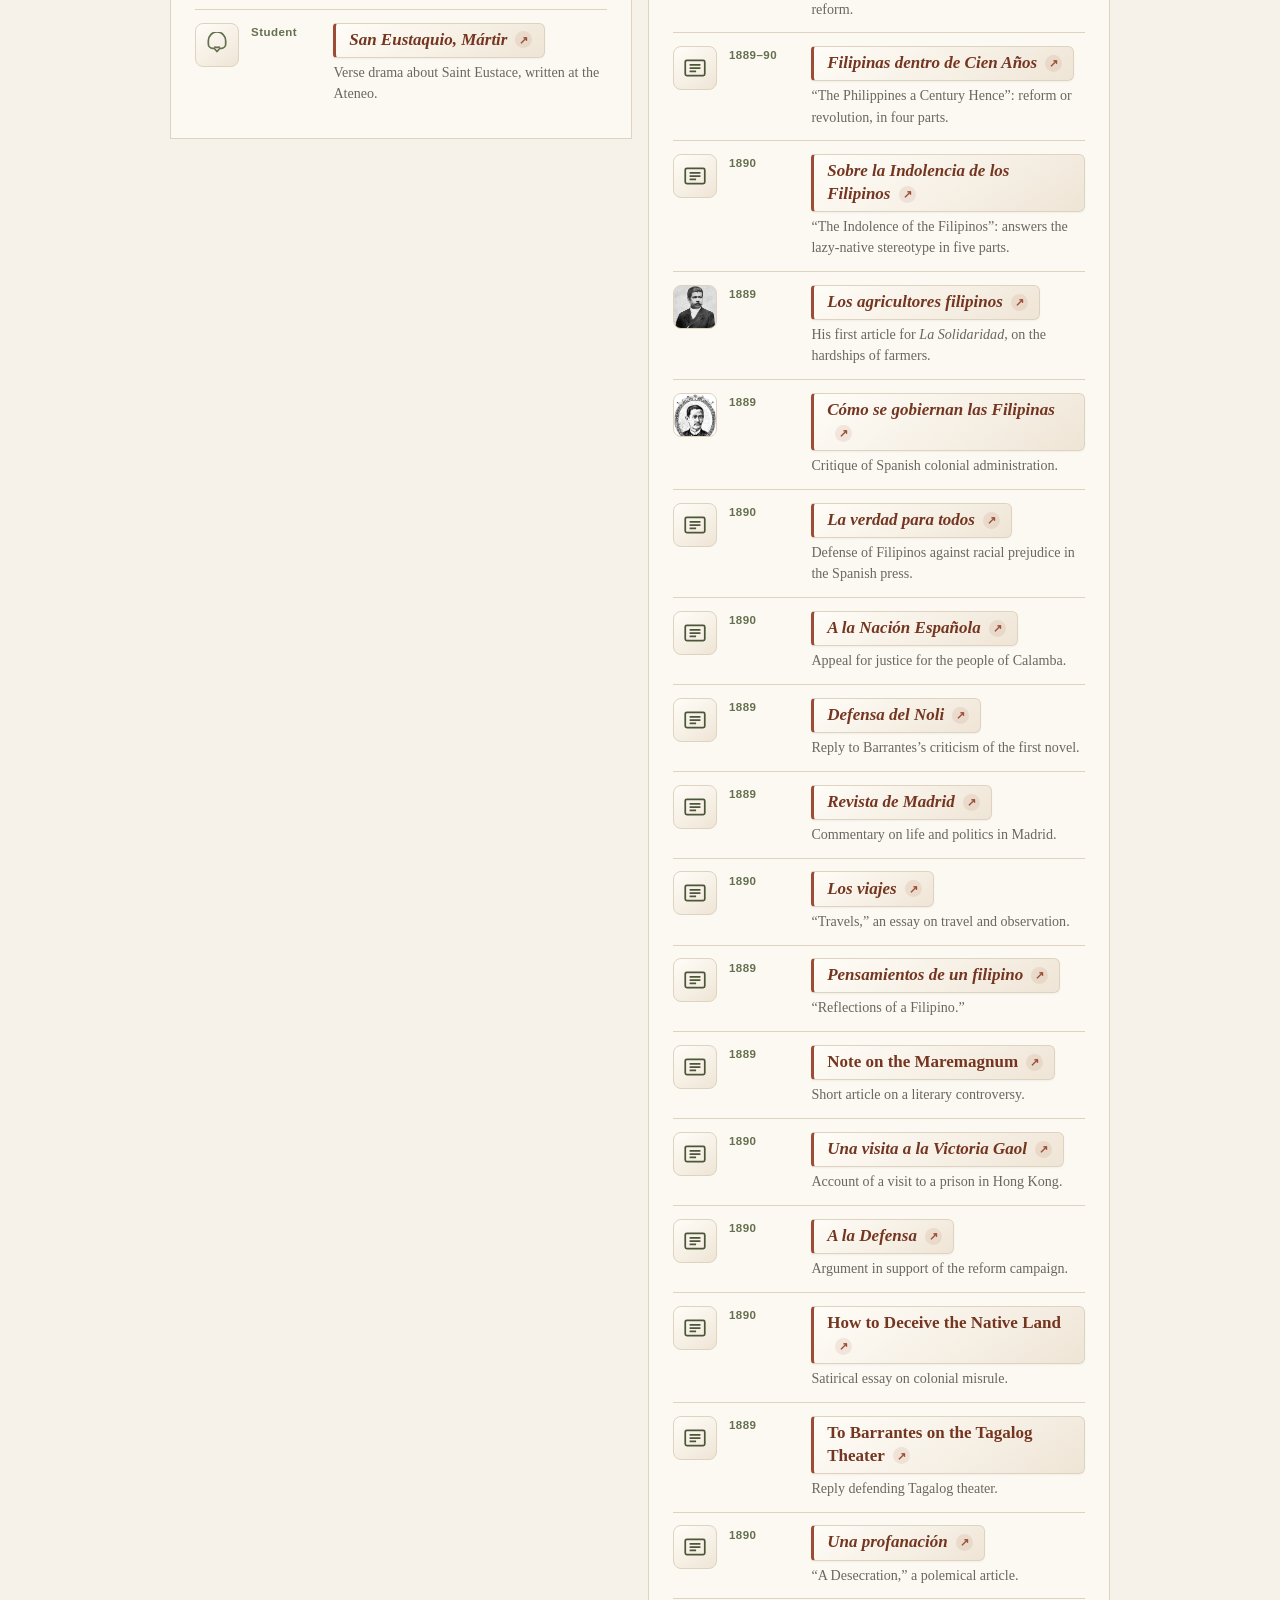
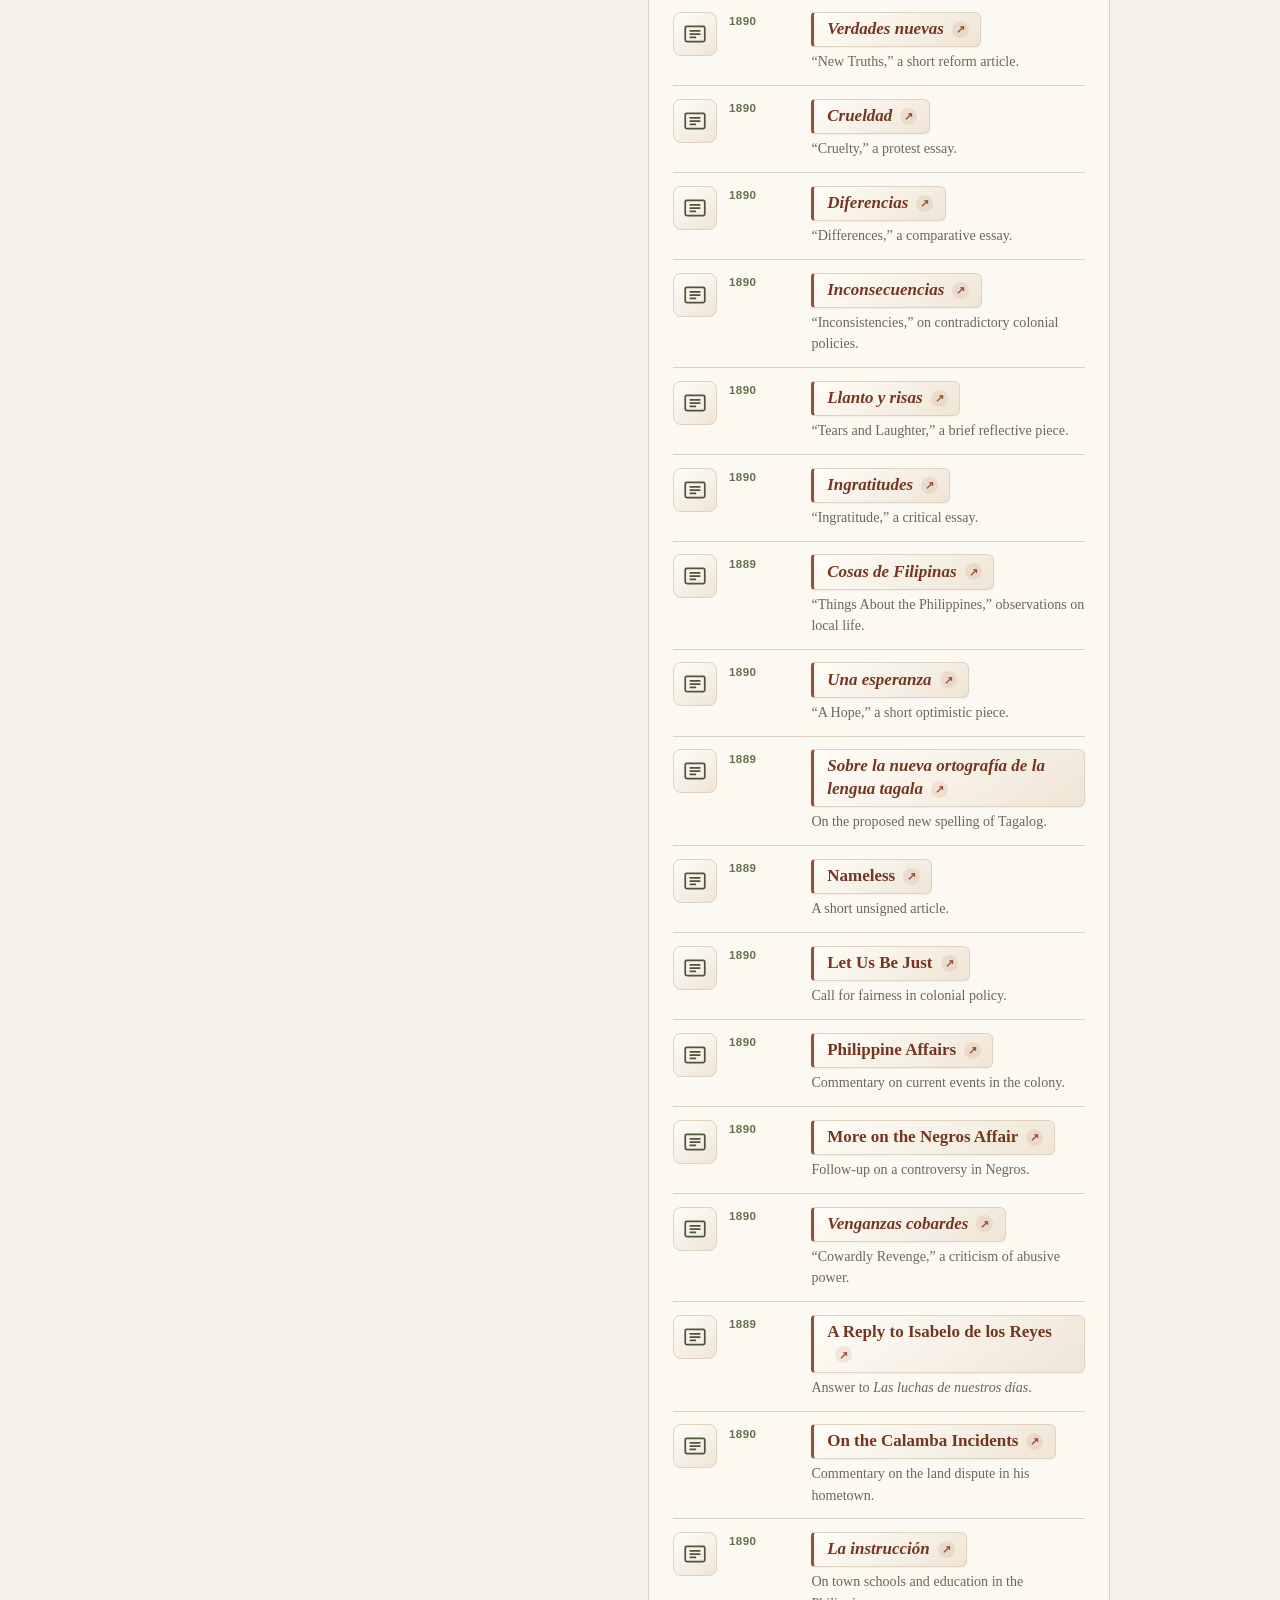
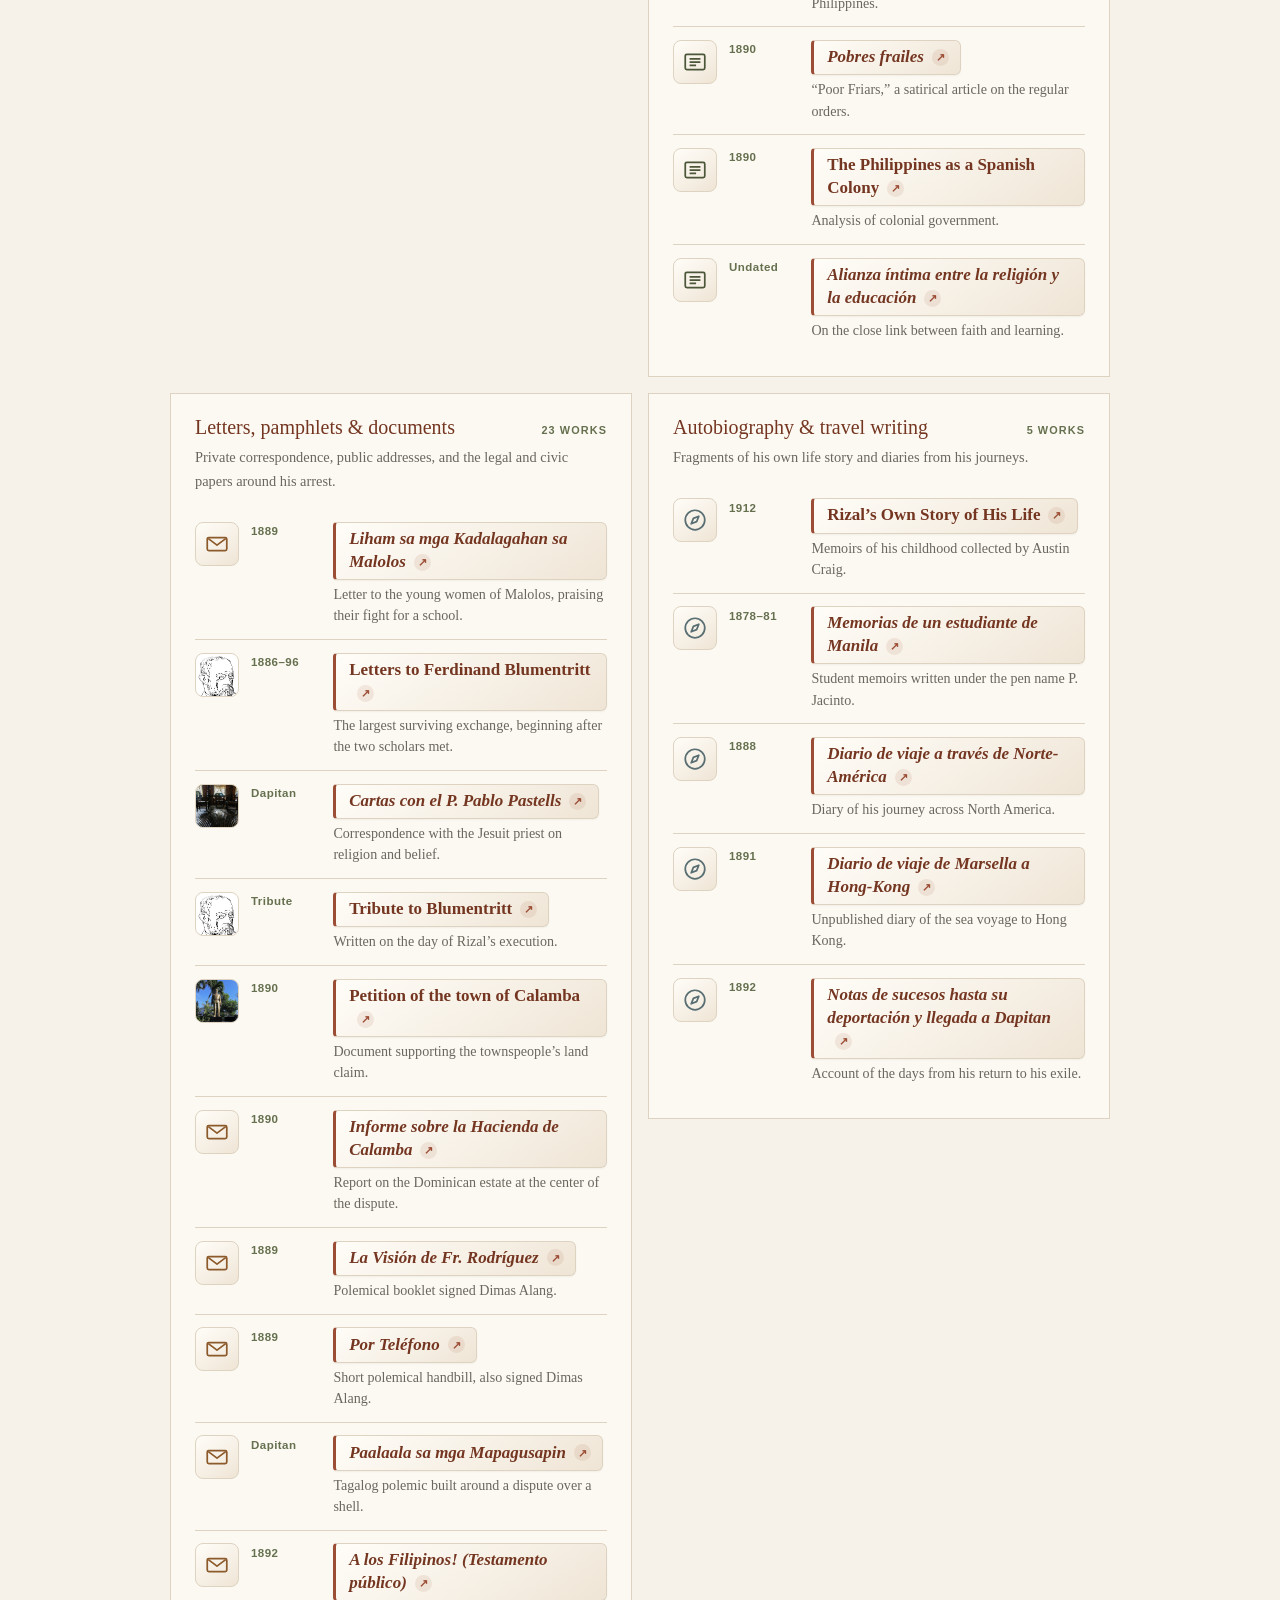
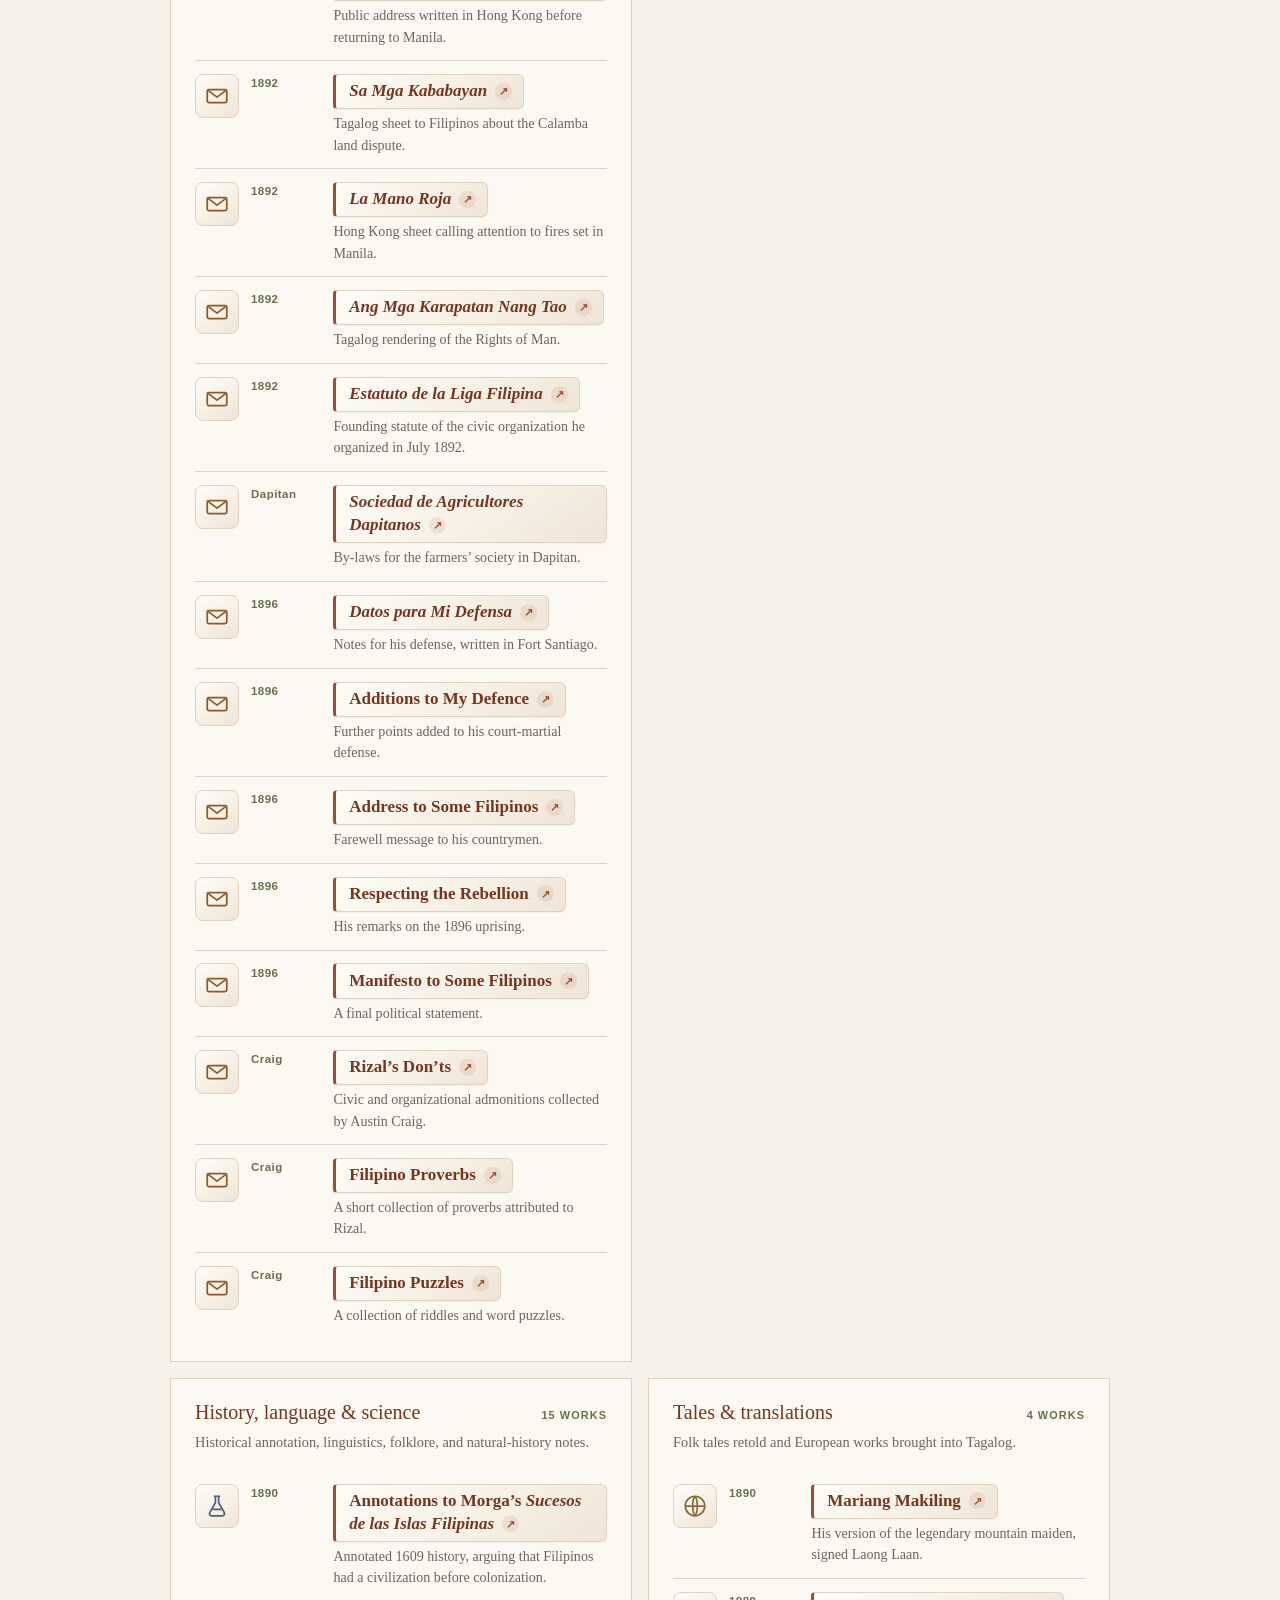
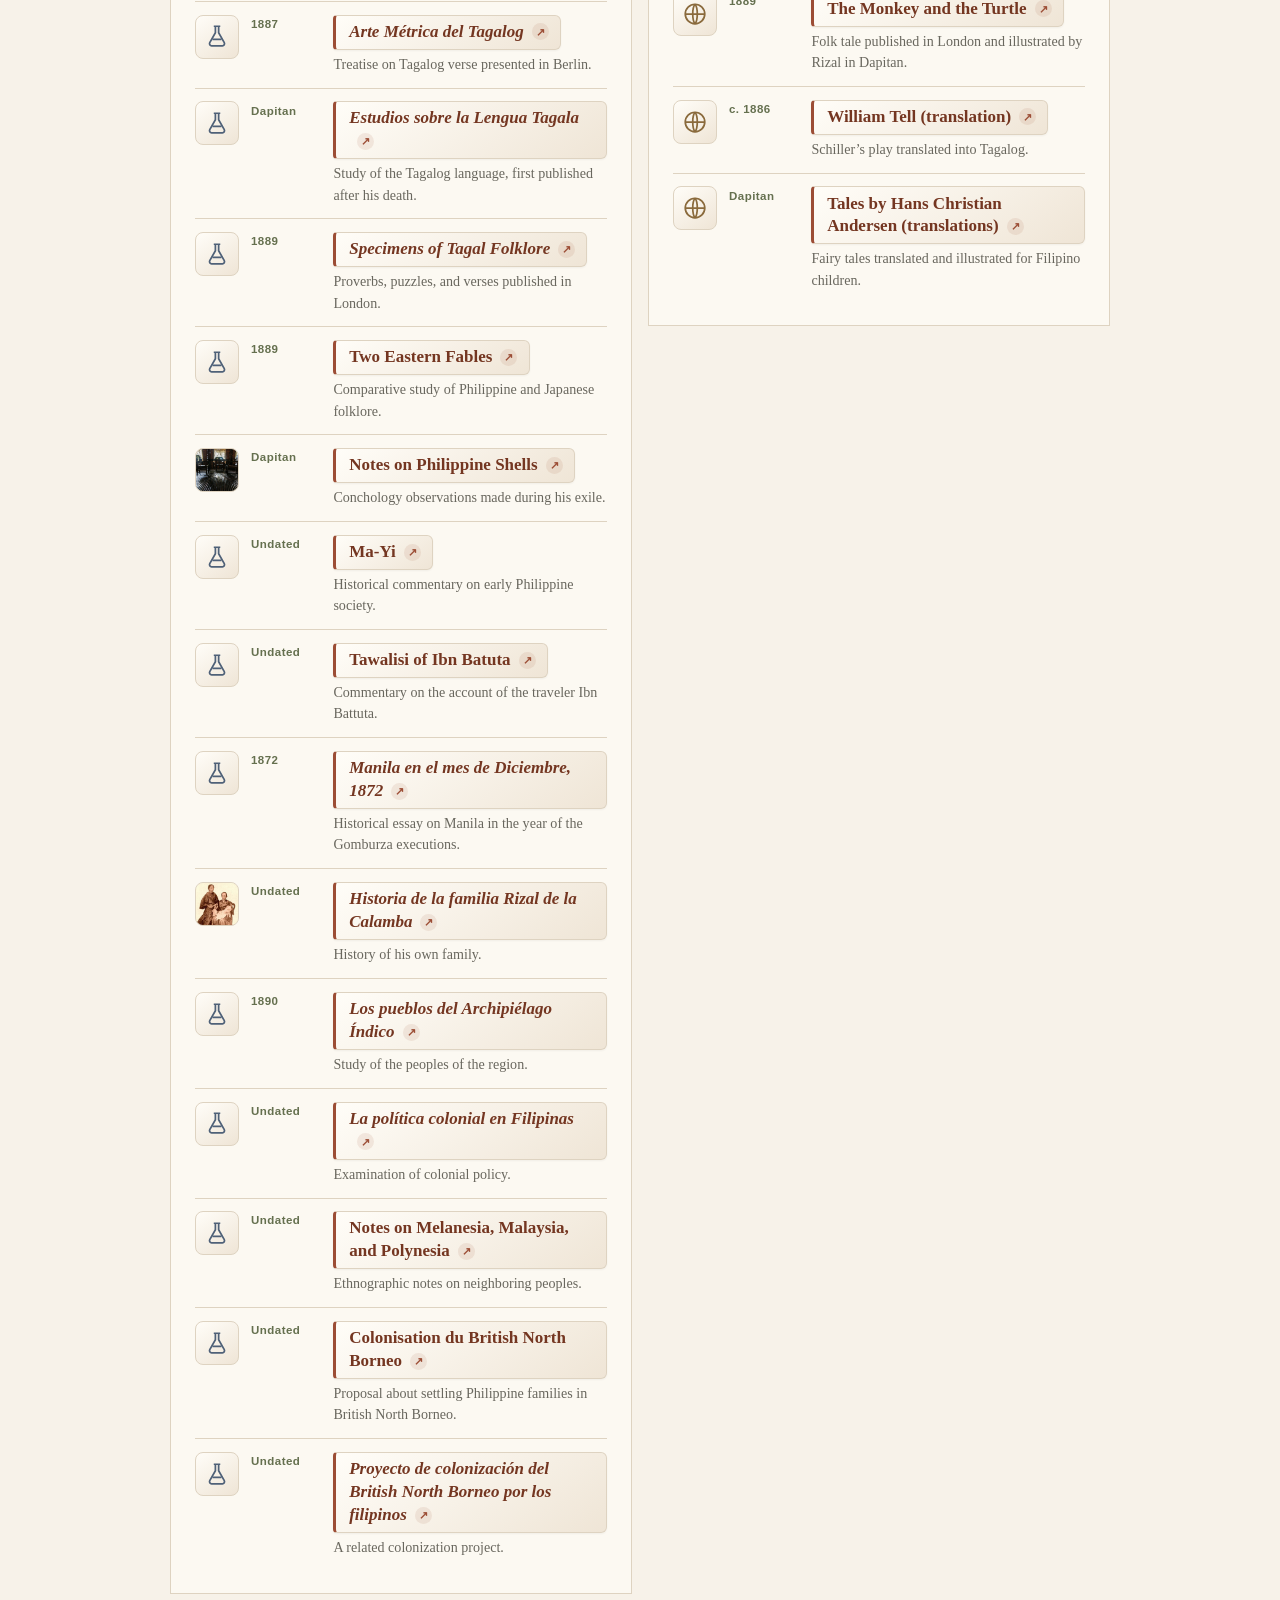
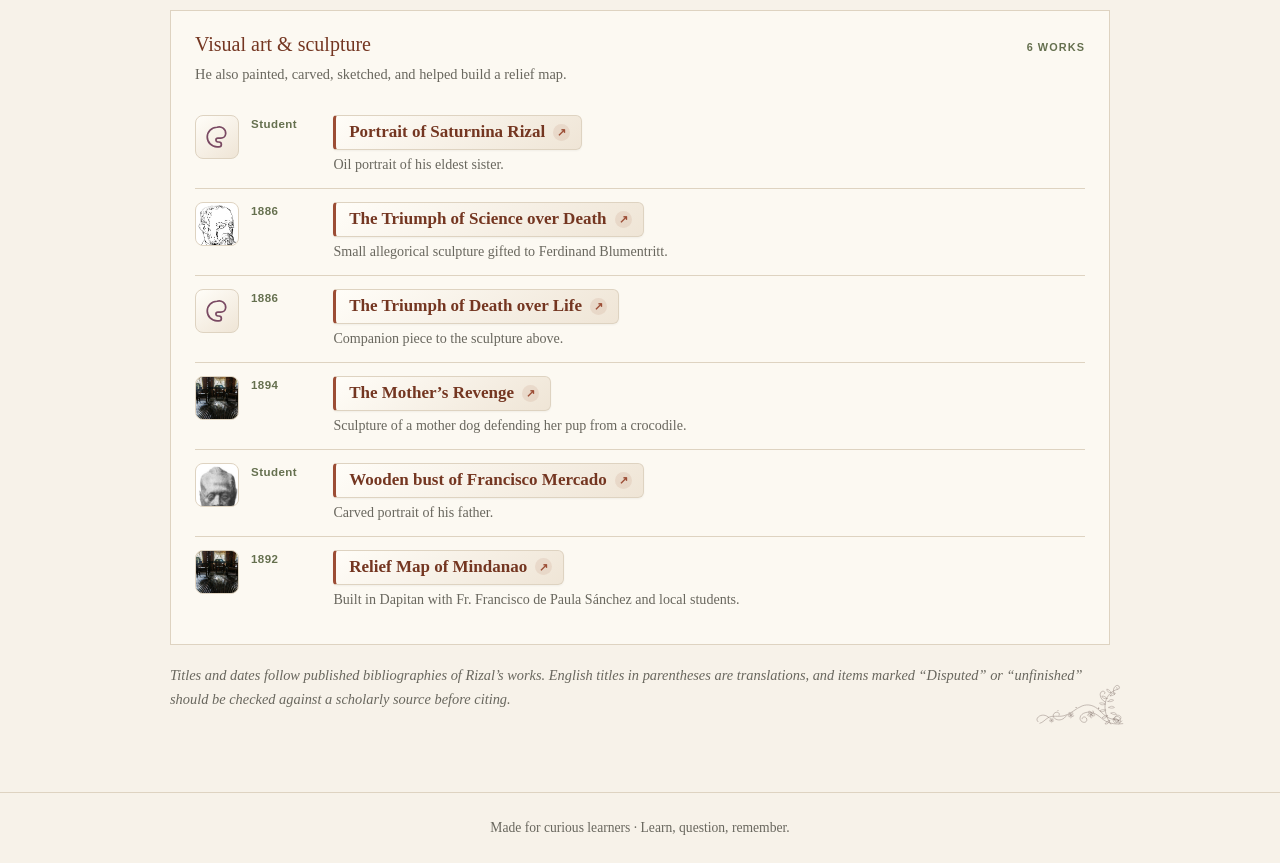
<file: pages/works.html>
<!DOCTYPE html>
<html lang="en">
<head>
  <meta charset="UTF-8">
  <meta name="viewport" content="width=device-width, initial-scale=1">
  <meta name="description" content="Explore the novels, poems, essays, plays, letters, and other works of José Rizal.">
  <title>Works | José Rizal</title>
  <link rel="stylesheet" href="../css/style.css">
  <script src="../js/main.js" defer></script>
  <script src="../js/search-index.js" defer></script>
  <script src="../js/search.js" defer></script>
  <script src="../js/works.js" defer></script>
</head>
<body>
  <!-- The same navigation appears on every page. -->
  <header class="site-header">
    <a class="brand" href="index.html">Rizal <span>·</span> A Life of Courage</a>
    <nav class="site-nav" aria-label="Main navigation">
      <a href="index.html">Home</a>
      <a href="timeline.html">Timeline</a>
      <a href="places.html">Places</a>
      <a href="works.html" aria-current="page">Works</a>
      <a href="quotes.html">Own Words</a>
      <a href="movies.html">Movies</a>
      <a href="quiz.html">Quiz</a>
      <a href="sources.html">Sources</a>
    </nav>
  </header>

  <main class="page-main content-width">
    <!-- Each card introduces one of his best-known works. -->
    <section class="page-heading">
      <p class="eyebrow">Ideas in print</p>
      <h1>Words that moved a nation</h1>
      <p>Rizal wrote novels and poetry that asked readers to look closely at injustice, identity, and hope.</p>
    </section>
    <aside class="site-disclaimer" role="note" aria-label="Project disclaimer">
      <h2>Important disclaimer</h2>
      <p>This website was made solely to fulfill an integration project for the Rizal subject. It is not credible for citing. Please search for valid, scholarly sources and verify every date, name, and claim before using them in your own work. Some work detail panels include sourced text from the work, but others may not because no accessible, verified source text was available.</p>
    </aside>
    <section class="work-grid" aria-label="Featured works">
      <article class="work-card">
        <span class="work-number">01 / NOVEL</span>
        <figure class="work-image">
          <img src="../images/noli-cover.jpg" alt="A scan of the original Noli Me Tangere book cover">
          <figcaption>Original cover, circa 1887 · <a href="https://commons.wikimedia.org/wiki/File:Noli_Me_Tangere.jpg">Wikimedia Commons, public domain</a></figcaption>
        </figure>
        <h2><em>Noli Me Tangere</em></h2>
        <p class="work-summary">A young Crisóstomo Ibarra returns home from Europe and finds his community shaped by corruption and abuse of power.</p>
        <h3>Main characters</h3>
        <p>Crisóstomo Ibarra, María Clara, Elias, and Padre Dámaso.</p>
        <h3>Why it matters</h3>
        <p>Published in 1887, the novel exposed social injustices in colonial Philippines and encouraged readers to demand reform.</p>
      </article>
      <article class="work-card">
        <span class="work-number">02 / NOVEL</span>
        <figure class="work-image">
          <img src="../images/el-filibusterismo-cover.jpg" alt="Facsimile of the original El Filibusterismo cover">
          <figcaption>1891 facsimile cover · <a href="https://commons.wikimedia.org/wiki/File:El_Filibusterismo_facsimilie_cover.jpg">Wikimedia Commons, public domain</a></figcaption>
        </figure>
        <h2><em>El Filibusterismo</em></h2>
        <p class="work-summary">This darker sequel follows Simoun, a wealthy jeweler who returns to Manila with a plan shaped by anger and loss.</p>
        <h3>Main characters</h3>
        <p>Simoun (the transformed Ibarra), Basilio, Isagani, and Paulita Gómez.</p>
        <h3>Why it matters</h3>
        <p>Published in 1891, it deepened Rizal’s critique of oppression and explored the dangers of revenge and violence.</p>
      </article>
      <article class="work-card">
        <span class="work-number">03 / POEM</span>
        <figure class="work-image">
          <img src="../images/jose-rizal.jpg" alt="Black-and-white portrait of José Rizal, who wrote Mi Último Adiós before his execution">
          <figcaption>Rizal, circa the 1890s · <a href="https://commons.wikimedia.org/wiki/File:Jose_Rizal_full.jpg">Wikimedia Commons, public domain</a></figcaption>
        </figure>
        <h2><em>Mi Último Adiós</em></h2>
        <p class="work-summary">A farewell poem expressing love for the Philippines, written shortly before Rizal’s execution.</p>
        <h3>Main characters</h3>
        <p>Not applicable: this is a lyric poem, with the speaker addressing the beloved homeland.</p>
        <h3>Why it matters</h3>
        <p>The poem became a moving statement of patriotism and sacrifice. It was shared after his death and remains widely remembered.</p>
      </article>
    </section>

    <!-- A fuller index: the novels above also appear here so the list is complete. -->
    <section class="works-index" aria-labelledby="complete-works-title">
      <div class="index-intro">
        <p class="eyebrow">Beyond the two novels</p>
        <h2 id="complete-works-title">The complete works</h2>
        <p>Rizal wrote in Spanish, Tagalog, and English: novels, poems, essays, plays, letters, scholarly notes, translations, and even sculpture. This index gathers his documented works by form. Some titles survive only as fragments, and a few dates and attributions are still debated by historians.</p>
        <p class="index-hint">Select any title to open a closer look at the work.</p>
      </div>

      <div class="works-toolbar" role="search">
        <label class="field-label" for="work-search">Find a work</label>
        <div class="works-search">
          <svg class="search-icon" viewBox="0 0 24 24" fill="none" stroke="currentColor" stroke-width="1.8" aria-hidden="true"><circle cx="11" cy="11" r="7"/><path d="m16 16 4.5 4.5"/></svg>
          <input id="work-search" type="search" placeholder="Search titles, dates, or topics" autocomplete="off">
          <kbd class="search-hint" id="work-search-hint" aria-hidden="true">/</kbd>
          <button class="search-clear" type="button" id="work-search-clear" aria-label="Clear search" hidden>&times;</button>
        </div>
        <p class="field-label filter-label" id="works-filter-label">Browse by form</p>
        <div class="category-filters" role="group" aria-labelledby="works-filter-label">
          <button class="category-filter is-active" type="button" data-category="all" aria-pressed="true">All <span class="filter-count">123</span></button>
          <button class="category-filter" type="button" data-category="Novels &amp; unfinished fiction" aria-pressed="false"><span class="filter-dot" aria-hidden="true"></span>Novels <span class="filter-count">6</span></button>
          <button class="category-filter" type="button" data-category="Poems" aria-pressed="false"><span class="filter-dot" aria-hidden="true"></span>Poems <span class="filter-count">23</span></button>
          <button class="category-filter" type="button" data-category="Plays" aria-pressed="false"><span class="filter-dot" aria-hidden="true"></span>Plays <span class="filter-count">3</span></button>
          <button class="category-filter" type="button" data-category="Essays &amp; articles" aria-pressed="false"><span class="filter-dot" aria-hidden="true"></span>Essays <span class="filter-count">38</span></button>
          <button class="category-filter" type="button" data-category="Letters, pamphlets &amp; documents" aria-pressed="false"><span class="filter-dot" aria-hidden="true"></span>Letters <span class="filter-count">23</span></button>
          <button class="category-filter" type="button" data-category="Autobiography &amp; travel writing" aria-pressed="false"><span class="filter-dot" aria-hidden="true"></span>Memoirs <span class="filter-count">5</span></button>
          <button class="category-filter" type="button" data-category="History, language &amp; science" aria-pressed="false"><span class="filter-dot" aria-hidden="true"></span>History &amp; science <span class="filter-count">15</span></button>
          <button class="category-filter" type="button" data-category="Tales &amp; translations" aria-pressed="false"><span class="filter-dot" aria-hidden="true"></span>Tales <span class="filter-count">4</span></button>
          <button class="category-filter" type="button" data-category="Visual art &amp; sculpture" aria-pressed="false"><span class="filter-dot" aria-hidden="true"></span>Art <span class="filter-count">6</span></button>
        </div>
        <p class="works-result-count" id="works-result-count" role="status" aria-live="polite">Showing all 123 works</p>
      </div>
      <p class="works-empty" id="works-empty" hidden>No works match that search. Try a different word or choose another category.</p>

      <div class="index-grid">
        <article class="works-category">
          <h3>Novels &amp; unfinished fiction <span>6 works</span></h3>
          <p class="category-note">Fiction was his best-known form, but he also left several drafts unfinished.</p>
          <ul class="works-list">
            <li><span class="work-meta">1887</span><div><strong><em>Noli Me Tángere</em></strong><p>First novel, printed in Berlin; an indictment of colonial injustice.</p></div></li>
            <li><span class="work-meta">1891</span><div><strong><em>El Filibusterismo</em></strong><p>Darker sequel printed in Ghent; asks whether reform or revenge can liberate a people.</p></div></li>
            <li><span class="work-meta">1891–</span><div><strong><em>Makamisa</em></strong><p>Unfinished third novel begun in Hong Kong in Tagalog, then continued in Spanish.</p></div></li>
            <li><span class="work-meta">Dapitan</span><div><strong><em>Fragmentos de una Novela Inédita y sin Concluir</em></strong><p>Fragments of an unpublished novel from his exile.</p></div></li>
            <li><span class="work-meta">Madrid</span><div><strong>Untitled historical novel</strong><p>An unfinished novel begun during his student years.</p></div></li>
            <li><span class="work-meta">1889</span><div><strong>Untitled Spanish novel</strong><p>A second unfinished draft, written between the two published novels.</p></div></li>
          </ul>
        </article>

        <article class="works-category">
          <h3>Poems <span>23 works</span></h3>
          <p class="category-note">Prize-winning student verses, poems of homesickness, and his final farewell.</p>
          <ul class="works-list">
            <li><span class="work-meta">Early</span><div><strong><em>El Embarque: Himno a la flota de Magallanes</em></strong><p>Early poem for Magellan’s fleet.</p></div></li>
            <li><span class="work-meta">Early</span><div><strong><em>Mi primera inspiración</em></strong><p>Devotional poem written in his youth, also known as “To the Child Jesus.”</p></div></li>
            <li><span class="work-meta">Early</span><div><strong><em>Un recuerdo a mi pueblo</em></strong><p>“Memories of My Town,” a poem of homesickness.</p></div></li>
            <li><span class="work-meta">1879</span><div><strong><em>Por la educación recibe lustre la Patria</em></strong><p>Poem arguing that education brings honor to the country.</p></div></li>
            <li><span class="work-meta">1879</span><div><strong><em>A la Juventud Filipina</em></strong><p>Prize-winning call to the youth as “the fair hope of the fatherland.”</p></div></li>
            <li><span class="work-meta">c. 1880</span><div><strong><em>A la Virgen María</em></strong><p>Early devotional sonnet to the Virgin Mary.</p></div></li>
            <li><span class="work-meta">Student</span><div><strong><em>Abd-el-Azís y Mahoma</em></strong><p>A poem on Abd al-Aziz and Muhammad.</p></div></li>
            <li><span class="work-meta">Student</span><div><strong><em>A Filipinas</em></strong><p>Sonnet addressed to the Philippines.</p></div></li>
            <li><span class="work-meta">1883</span><div><strong>Farewell to 1883</strong><p>A short farewell poem marking the end of a year.</p></div></li>
            <li><span class="work-meta">1886</span><div><strong><em>A las flores de Heidelberg</em></strong><p>Asks flowers to carry his love home while he studied in Germany.</p></div></li>
            <li><span class="work-meta">Europe</span><div><strong><em>¡Me piden versos!</em></strong><p>“They Ask Me for Verses,” on writing from exile.</p></div></li>
            <li><span class="work-meta">Europe</span><div><strong><em>El canto del viajero</em></strong><p>“Song of the Wanderer,” on travel, exile, and distance from home.</p></div></li>
            <li><span class="work-meta">Undated</span><div><strong>Flower among Flowers</strong><p>A short lyric included in collections of his poetry.</p></div></li>
            <li><span class="work-meta">Undated</span><div><strong><em>Himno al Trabajo</em></strong><p>Hymn to work as a civic duty and patriotic formation.</p></div></li>
            <li><span class="work-meta">1887</span><div><strong><em>Song of María Clara</em></strong><p>The lyric sung by María Clara in <em>Noli Me Tángere</em>.</p></div></li>
            <li><span class="work-meta">Dapitan</span><div><strong><em>Kundiman</em></strong><p>Tagalog poem using longing as a language for love of country.</p></div></li>
            <li><span class="work-meta">Undated</span><div><strong>Goodbye to Leonor</strong><p>A farewell lyric associated with Leonor Rivera.</p></div></li>
            <li><span class="work-meta">Dapitan</span><div><strong>To Josephine</strong><p>A personal poem written during his exile.</p></div></li>
            <li><span class="work-meta">1895</span><div><strong><em>Mi retiro</em></strong><p>Long meditation on retreat, work, and solitude, sent to his mother.</p></div></li>
            <li><span class="work-meta">1895</span><div><strong><em>Himno a Talisay</em></strong><p>Song for the boys at his school in Talisay, Dapitan.</p></div></li>
            <li><span class="work-meta">Undated</span><div><strong><em>Agua y fuego</em></strong><p>“Water and Fire,” a short Spanish poem.</p></div></li>
            <li><span class="work-meta">1896</span><div><strong><em>Mi Último Adiós</em></strong><p>Fourteen stanzas written in Fort Santiago before his execution.</p></div></li>
            <li><span class="work-meta">Disputed</span><div><strong><em>Sa Aking Mga Kabata</em></strong><p>Widely taught as a childhood poem, but its authorship is contested. <span class="works-disputed">Attribution disputed</span></p></div></li>
          </ul>
        </article>

        <article class="works-category">
          <h3>Plays <span>3 works</span></h3>
          <p class="category-note">Student dramas written in Manila before he left for Europe.</p>
          <ul class="works-list">
            <li><span class="work-meta">1880</span><div><strong><em>El Consejo de los Dioses</em></strong><p>Allegory in which the gods judge the greatest poet; Cervantes wins.</p></div></li>
            <li><span class="work-meta">1880</span><div><strong><em>Junto al Pasig</em></strong><p>Short religious play staged at the Ateneo for the Immaculate Conception.</p></div></li>
            <li><span class="work-meta">Student</span><div><strong><em>San Eustaquio, Mártir</em></strong><p>Verse drama about Saint Eustace, written at the Ateneo.</p></div></li>
          </ul>
        </article>

        <article class="works-category">
          <h3>Essays &amp; articles <span>38 works</span></h3>
          <p class="category-note">Most appeared in the reform newspaper <em>La Solidaridad</em> or in Filipino newspapers of the period.</p>
          <ul class="works-list">
            <li><span class="work-meta">1882</span><div><strong><em>Amor Patrio</em></strong><p>“Love of Country,” his first published essay, signed Laong Laan.</p></div></li>
            <li><span class="work-meta">1882</span><div><strong>Speech at Café Habanero</strong><p>Early speech on the need for education and reform.</p></div></li>
            <li><span class="work-meta">1889–90</span><div><strong><em>Filipinas dentro de Cien Años</em></strong><p>“The Philippines a Century Hence”: reform or revolution, in four parts.</p></div></li>
            <li><span class="work-meta">1890</span><div><strong><em>Sobre la Indolencia de los Filipinos</em></strong><p>“The Indolence of the Filipinos”: answers the lazy-native stereotype in five parts.</p></div></li>
            <li><span class="work-meta">1889</span><div><strong><em>Los agricultores filipinos</em></strong><p>His first article for <em>La Solidaridad</em>, on the hardships of farmers.</p></div></li>
            <li><span class="work-meta">1889</span><div><strong><em>Cómo se gobiernan las Filipinas</em></strong><p>Critique of Spanish colonial administration.</p></div></li>
            <li><span class="work-meta">1890</span><div><strong><em>La verdad para todos</em></strong><p>Defense of Filipinos against racial prejudice in the Spanish press.</p></div></li>
            <li><span class="work-meta">1890</span><div><strong><em>A la Nación Española</em></strong><p>Appeal for justice for the people of Calamba.</p></div></li>
            <li><span class="work-meta">1889</span><div><strong><em>Defensa del Noli</em></strong><p>Reply to Barrantes’s criticism of the first novel.</p></div></li>
            <li><span class="work-meta">1889</span><div><strong><em>Revista de Madrid</em></strong><p>Commentary on life and politics in Madrid.</p></div></li>
            <li><span class="work-meta">1890</span><div><strong><em>Los viajes</em></strong><p>“Travels,” an essay on travel and observation.</p></div></li>
            <li><span class="work-meta">1889</span><div><strong><em>Pensamientos de un filipino</em></strong><p>“Reflections of a Filipino.”</p></div></li>
            <li><span class="work-meta">1889</span><div><strong>Note on the Maremagnum</strong><p>Short article on a literary controversy.</p></div></li>
            <li><span class="work-meta">1890</span><div><strong><em>Una visita a la Victoria Gaol</em></strong><p>Account of a visit to a prison in Hong Kong.</p></div></li>
            <li><span class="work-meta">1890</span><div><strong><em>A la Defensa</em></strong><p>Argument in support of the reform campaign.</p></div></li>
            <li><span class="work-meta">1890</span><div><strong>How to Deceive the Native Land</strong><p>Satirical essay on colonial misrule.</p></div></li>
            <li><span class="work-meta">1889</span><div><strong>To Barrantes on the Tagalog Theater</strong><p>Reply defending Tagalog theater.</p></div></li>
            <li><span class="work-meta">1890</span><div><strong><em>Una profanación</em></strong><p>“A Desecration,” a polemical article.</p></div></li>
            <li><span class="work-meta">1890</span><div><strong><em>Verdades nuevas</em></strong><p>“New Truths,” a short reform article.</p></div></li>
            <li><span class="work-meta">1890</span><div><strong><em>Crueldad</em></strong><p>“Cruelty,” a protest essay.</p></div></li>
            <li><span class="work-meta">1890</span><div><strong><em>Diferencias</em></strong><p>“Differences,” a comparative essay.</p></div></li>
            <li><span class="work-meta">1890</span><div><strong><em>Inconsecuencias</em></strong><p>“Inconsistencies,” on contradictory colonial policies.</p></div></li>
            <li><span class="work-meta">1890</span><div><strong><em>Llanto y risas</em></strong><p>“Tears and Laughter,” a brief reflective piece.</p></div></li>
            <li><span class="work-meta">1890</span><div><strong><em>Ingratitudes</em></strong><p>“Ingratitude,” a critical essay.</p></div></li>
            <li><span class="work-meta">1889</span><div><strong><em>Cosas de Filipinas</em></strong><p>“Things About the Philippines,” observations on local life.</p></div></li>
            <li><span class="work-meta">1890</span><div><strong><em>Una esperanza</em></strong><p>“A Hope,” a short optimistic piece.</p></div></li>
            <li><span class="work-meta">1889</span><div><strong><em>Sobre la nueva ortografía de la lengua tagala</em></strong><p>On the proposed new spelling of Tagalog.</p></div></li>
            <li><span class="work-meta">1889</span><div><strong>Nameless</strong><p>A short unsigned article.</p></div></li>
            <li><span class="work-meta">1890</span><div><strong>Let Us Be Just</strong><p>Call for fairness in colonial policy.</p></div></li>
            <li><span class="work-meta">1890</span><div><strong>Philippine Affairs</strong><p>Commentary on current events in the colony.</p></div></li>
            <li><span class="work-meta">1890</span><div><strong>More on the Negros Affair</strong><p>Follow-up on a controversy in Negros.</p></div></li>
            <li><span class="work-meta">1890</span><div><strong><em>Venganzas cobardes</em></strong><p>“Cowardly Revenge,” a criticism of abusive power.</p></div></li>
            <li><span class="work-meta">1889</span><div><strong>A Reply to Isabelo de los Reyes</strong><p>Answer to <em>Las luchas de nuestros días</em>.</p></div></li>
            <li><span class="work-meta">1890</span><div><strong>On the Calamba Incidents</strong><p>Commentary on the land dispute in his hometown.</p></div></li>
            <li><span class="work-meta">1890</span><div><strong><em>La instrucción</em></strong><p>On town schools and education in the Philippines.</p></div></li>
            <li><span class="work-meta">1890</span><div><strong><em>Pobres frailes</em></strong><p>“Poor Friars,” a satirical article on the regular orders.</p></div></li>
            <li><span class="work-meta">1890</span><div><strong>The Philippines as a Spanish Colony</strong><p>Analysis of colonial government.</p></div></li>
            <li><span class="work-meta">Undated</span><div><strong><em>Alianza íntima entre la religión y la educación</em></strong><p>On the close link between faith and learning.</p></div></li>
          </ul>
        </article>

        <article class="works-category">
          <h3>Letters, pamphlets &amp; documents <span>23 works</span></h3>
          <p class="category-note">Private correspondence, public addresses, and the legal and civic papers around his arrest.</p>
          <ul class="works-list">
            <li><span class="work-meta">1889</span><div><strong><em>Liham sa mga Kadalagahan sa Malolos</em></strong><p>Letter to the young women of Malolos, praising their fight for a school.</p></div></li>
            <li><span class="work-meta">1886–96</span><div><strong>Letters to Ferdinand Blumentritt</strong><p>The largest surviving exchange, beginning after the two scholars met.</p></div></li>
            <li><span class="work-meta">Dapitan</span><div><strong><em>Cartas con el P. Pablo Pastells</em></strong><p>Correspondence with the Jesuit priest on religion and belief.</p></div></li>
            <li><span class="work-meta">Tribute</span><div><strong>Tribute to Blumentritt</strong><p>Written on the day of Rizal’s execution.</p></div></li>
            <li><span class="work-meta">1890</span><div><strong>Petition of the town of Calamba</strong><p>Document supporting the townspeople’s land claim.</p></div></li>
            <li><span class="work-meta">1890</span><div><strong><em>Informe sobre la Hacienda de Calamba</em></strong><p>Report on the Dominican estate at the center of the dispute.</p></div></li>
            <li><span class="work-meta">1889</span><div><strong><em>La Visión de Fr. Rodríguez</em></strong><p>Polemical booklet signed Dimas Alang.</p></div></li>
            <li><span class="work-meta">1889</span><div><strong><em>Por Teléfono</em></strong><p>Short polemical handbill, also signed Dimas Alang.</p></div></li>
            <li><span class="work-meta">Dapitan</span><div><strong><em>Paalaala sa mga Mapagusapin</em></strong><p>Tagalog polemic built around a dispute over a shell.</p></div></li>
            <li><span class="work-meta">1892</span><div><strong><em>A los Filipinos! (Testamento público)</em></strong><p>Public address written in Hong Kong before returning to Manila.</p></div></li>
            <li><span class="work-meta">1892</span><div><strong><em>Sa Mga Kababayan</em></strong><p>Tagalog sheet to Filipinos about the Calamba land dispute.</p></div></li>
            <li><span class="work-meta">1892</span><div><strong><em>La Mano Roja</em></strong><p>Hong Kong sheet calling attention to fires set in Manila.</p></div></li>
            <li><span class="work-meta">1892</span><div><strong><em>Ang Mga Karapatan Nang Tao</em></strong><p>Tagalog rendering of the Rights of Man.</p></div></li>
            <li><span class="work-meta">1892</span><div><strong><em>Estatuto de la Liga Filipina</em></strong><p>Founding statute of the civic organization he organized in July 1892.</p></div></li>
            <li><span class="work-meta">Dapitan</span><div><strong><em>Sociedad de Agricultores Dapitanos</em></strong><p>By-laws for the farmers’ society in Dapitan.</p></div></li>
            <li><span class="work-meta">1896</span><div><strong><em>Datos para Mi Defensa</em></strong><p>Notes for his defense, written in Fort Santiago.</p></div></li>
            <li><span class="work-meta">1896</span><div><strong>Additions to My Defence</strong><p>Further points added to his court-martial defense.</p></div></li>
            <li><span class="work-meta">1896</span><div><strong>Address to Some Filipinos</strong><p>Farewell message to his countrymen.</p></div></li>
            <li><span class="work-meta">1896</span><div><strong>Respecting the Rebellion</strong><p>His remarks on the 1896 uprising.</p></div></li>
            <li><span class="work-meta">1896</span><div><strong>Manifesto to Some Filipinos</strong><p>A final political statement.</p></div></li>
            <li><span class="work-meta">Craig</span><div><strong>Rizal’s Don’ts</strong><p>Civic and organizational admonitions collected by Austin Craig.</p></div></li>
            <li><span class="work-meta">Craig</span><div><strong>Filipino Proverbs</strong><p>A short collection of proverbs attributed to Rizal.</p></div></li>
            <li><span class="work-meta">Craig</span><div><strong>Filipino Puzzles</strong><p>A collection of riddles and word puzzles.</p></div></li>
          </ul>
        </article>

        <article class="works-category">
          <h3>Autobiography &amp; travel writing <span>5 works</span></h3>
          <p class="category-note">Fragments of his own life story and diaries from his journeys.</p>
          <ul class="works-list">
            <li><span class="work-meta">1912</span><div><strong>Rizal’s Own Story of His Life</strong><p>Memoirs of his childhood collected by Austin Craig.</p></div></li>
            <li><span class="work-meta">1878–81</span><div><strong><em>Memorias de un estudiante de Manila</em></strong><p>Student memoirs written under the pen name P. Jacinto.</p></div></li>
            <li><span class="work-meta">1888</span><div><strong><em>Diario de viaje a través de Norte-América</em></strong><p>Diary of his journey across North America.</p></div></li>
            <li><span class="work-meta">1891</span><div><strong><em>Diario de viaje de Marsella a Hong-Kong</em></strong><p>Unpublished diary of the sea voyage to Hong Kong.</p></div></li>
            <li><span class="work-meta">1892</span><div><strong><em>Notas de sucesos hasta su deportación y llegada a Dapitan</em></strong><p>Account of the days from his return to his exile.</p></div></li>
          </ul>
        </article>

        <article class="works-category">
          <h3>History, language &amp; science <span>15 works</span></h3>
          <p class="category-note">Historical annotation, linguistics, folklore, and natural-history notes.</p>
          <ul class="works-list">
            <li><span class="work-meta">1890</span><div><strong>Annotations to Morga’s <em>Sucesos de las Islas Filipinas</em></strong><p>Annotated 1609 history, arguing that Filipinos had a civilization before colonization.</p></div></li>
            <li><span class="work-meta">1887</span><div><strong><em>Arte Métrica del Tagalog</em></strong><p>Treatise on Tagalog verse presented in Berlin.</p></div></li>
            <li><span class="work-meta">Dapitan</span><div><strong><em>Estudios sobre la Lengua Tagala</em></strong><p>Study of the Tagalog language, first published after his death.</p></div></li>
            <li><span class="work-meta">1889</span><div><strong><em>Specimens of Tagal Folklore</em></strong><p>Proverbs, puzzles, and verses published in London.</p></div></li>
            <li><span class="work-meta">1889</span><div><strong>Two Eastern Fables</strong><p>Comparative study of Philippine and Japanese folklore.</p></div></li>
            <li><span class="work-meta">Dapitan</span><div><strong>Notes on Philippine Shells</strong><p>Conchology observations made during his exile.</p></div></li>
            <li><span class="work-meta">Undated</span><div><strong>Ma-Yi</strong><p>Historical commentary on early Philippine society.</p></div></li>
            <li><span class="work-meta">Undated</span><div><strong>Tawalisi of Ibn Batuta</strong><p>Commentary on the account of the traveler Ibn Battuta.</p></div></li>
            <li><span class="work-meta">1872</span><div><strong><em>Manila en el mes de Diciembre, 1872</em></strong><p>Historical essay on Manila in the year of the Gomburza executions.</p></div></li>
            <li><span class="work-meta">Undated</span><div><strong><em>Historia de la familia Rizal de la Calamba</em></strong><p>History of his own family.</p></div></li>
            <li><span class="work-meta">1890</span><div><strong><em>Los pueblos del Archipiélago Índico</em></strong><p>Study of the peoples of the region.</p></div></li>
            <li><span class="work-meta">Undated</span><div><strong><em>La política colonial en Filipinas</em></strong><p>Examination of colonial policy.</p></div></li>
            <li><span class="work-meta">Undated</span><div><strong>Notes on Melanesia, Malaysia, and Polynesia</strong><p>Ethnographic notes on neighboring peoples.</p></div></li>
            <li><span class="work-meta">Undated</span><div><strong>Colonisation du British North Borneo</strong><p>Proposal about settling Philippine families in British North Borneo.</p></div></li>
            <li><span class="work-meta">Undated</span><div><strong><em>Proyecto de colonización del British North Borneo por los filipinos</em></strong><p>A related colonization project.</p></div></li>
          </ul>
        </article>

        <article class="works-category">
          <h3>Tales &amp; translations <span>4 works</span></h3>
          <p class="category-note">Folk tales retold and European works brought into Tagalog.</p>
          <ul class="works-list">
            <li><span class="work-meta">1890</span><div><strong>Mariang Makiling</strong><p>His version of the legendary mountain maiden, signed Laong Laan.</p></div></li>
            <li><span class="work-meta">1889</span><div><strong>The Monkey and the Turtle</strong><p>Folk tale published in London and illustrated by Rizal in Dapitan.</p></div></li>
            <li><span class="work-meta">c. 1886</span><div><strong>William Tell (translation)</strong><p>Schiller’s play translated into Tagalog.</p></div></li>
            <li><span class="work-meta">Dapitan</span><div><strong>Tales by Hans Christian Andersen (translations)</strong><p>Fairy tales translated and illustrated for Filipino children.</p></div></li>
          </ul>
        </article>

        <article class="works-category">
          <h3>Visual art &amp; sculpture <span>6 works</span></h3>
          <p class="category-note">He also painted, carved, sketched, and helped build a relief map.</p>
          <ul class="works-list">
            <li><span class="work-meta">Student</span><div><strong>Portrait of Saturnina Rizal</strong><p>Oil portrait of his eldest sister.</p></div></li>
            <li><span class="work-meta">1886</span><div><strong>The Triumph of Science over Death</strong><p>Small allegorical sculpture gifted to Ferdinand Blumentritt.</p></div></li>
            <li><span class="work-meta">1886</span><div><strong>The Triumph of Death over Life</strong><p>Companion piece to the sculpture above.</p></div></li>
            <li><span class="work-meta">1894</span><div><strong>The Mother’s Revenge</strong><p>Sculpture of a mother dog defending her pup from a crocodile.</p></div></li>
            <li><span class="work-meta">Student</span><div><strong>Wooden bust of Francisco Mercado</strong><p>Carved portrait of his father.</p></div></li>
            <li><span class="work-meta">1892</span><div><strong>Relief Map of Mindanao</strong><p>Built in Dapitan with Fr. Francisco de Paula Sánchez and local students.</p></div></li>
          </ul>
        </article>
      </div>
      <p class="source-note">Titles and dates follow published bibliographies of Rizal’s works. English titles in parentheses are translations, and items marked “Disputed” or “unfinished” should be checked against a scholarly source before citing.</p>
    </section>
  </main>

  <!-- Populated by js/works.js when a work title is clicked. -->
  <dialog class="work-detail" id="work-detail" aria-labelledby="detail-title">
    <div class="work-detail-inner">
      <div class="work-detail-top">
        <p class="eyebrow" id="detail-category"></p>
        <button class="work-detail-close" type="button" aria-label="Close work details">&times;</button>
      </div>
      <div class="work-detail-heading">
        <div class="work-detail-heading-copy">
          <h2 id="detail-title"></h2>
          <p class="work-detail-meta" id="detail-meta"></p>
        </div>
        <figure class="work-detail-art" id="detail-art"></figure>
      </div>
      <div class="work-detail-body">
        <section><h3>In brief</h3><p id="detail-summary"></p></section>
        <section><h3>Background</h3><p id="detail-context"></p></section>
        <section><h3>Why it matters</h3><p id="detail-why"></p></section>
        <!-- Filled only for works whose text is actually available. -->
        <section class="work-text-section" id="detail-text-section" hidden>
          <div class="work-text-heading">
            <h3 id="detail-text-label">From the work</h3>
            <p class="work-text-source" id="detail-text-source"></p>
          </div>
          <div class="work-text" id="detail-text"></div>
          <p class="work-text-note" id="detail-text-note"></p>
        </section>
        <section><h3>Further reading</h3><ul id="detail-links"></ul></section>
      </div>
      <div class="work-detail-nav">
        <button class="detail-nav-button" type="button" id="detail-prev"><span aria-hidden="true">←</span> Previous work</button>
        <button class="detail-nav-button" type="button" id="detail-next">Next work <span aria-hidden="true">→</span></button>
      </div>
    </div>
  </dialog>

  <!-- Keep the footer consistent throughout the site. -->
  <footer class="site-footer"><p>Made for curious learners · Learn, question, remember.</p></footer>
</body>
</html>
</file>
<file: css/style.css>
/* A shared, responsive visual style for every page. */
:root {
  color-scheme: light;
  --paper: #f7f2e9;
  --paper-deep: #efe5d6;
  --ink: #292a25;
  --muted: #69675e;
  --rust: #9c4d35;
  --rust-dark: #743621;
  --olive: #65704f;
  --line: #ded3c1;
  --white: #fffdf8;
  font-family: Georgia, "Times New Roman", serif;
}

* { box-sizing: border-box; }
[hidden] { display: none !important; }

body {
  margin: 0;
  background: var(--paper);
  color: var(--ink);
  font-size: 17px;
  line-height: 1.65;
}

a { color: inherit; }

.site-header {
  position: sticky;
  top: 0;
  z-index: 20;
  display: flex;
  align-items: center;
  justify-content: space-between;
  gap: 1.5rem;
  width: 100%;
  max-width: none;
  margin: 0;
  padding: 1rem max(1.25rem, calc((100% - 1180px) / 2));
  border-bottom: 1px solid var(--line);
  background: var(--paper);
  box-shadow: 0 2px 12px rgba(41, 42, 37, .06);
}

.brand {
  color: var(--ink);
  font-size: 1rem;
  font-weight: bold;
  letter-spacing: .02em;
  text-decoration: none;
  white-space: nowrap;
}

.brand span { color: var(--rust); }

.site-nav {
  display: flex;
  flex-wrap: wrap;
  gap: .25rem;
  font-family: Arial, Helvetica, sans-serif;
  font-size: .83rem;
}

.site-nav a {
  padding: .5rem .7rem;
  color: var(--muted);
  text-decoration: none;
  border-radius: 2rem;
  white-space: nowrap;
  transition: background-color .18s ease, color .18s ease;
}

.site-nav a:hover,
.site-nav a[aria-current="page"] {
  background: var(--paper-deep);
  color: var(--rust-dark);
}

.site-nav a[aria-current="page"] {
  box-shadow: inset 0 0 0 1px var(--line);
  font-weight: 700;
}

.site-nav a:focus-visible {
  background: var(--paper-deep);
  color: var(--rust-dark);
  outline: 3px solid var(--rust);
  outline-offset: 2px;
}

.site-search-open {
  display: inline-flex;
  align-items: center;
  gap: .35rem;
  margin-left: auto;
  padding: .5rem .7rem;
  border: 1px solid var(--line);
  border-radius: 2rem;
  background: var(--white);
  color: var(--rust-dark);
  font: 700 .83rem Arial, Helvetica, sans-serif;
  white-space: nowrap;
  cursor: pointer;
  transition: background-color .18s ease, border-color .18s ease;
}
.site-search-open:hover { background: var(--paper-deep); border-color: var(--rust); }
.site-search-open:focus-visible { outline: 3px solid var(--rust); outline-offset: 2px; }
.site-search-open span { font-size: 1.05rem; line-height: 1; }

.brand:focus-visible {
  border-radius: 2px;
  outline: 3px solid var(--rust);
  outline-offset: 4px;
}

.content-width { width: min(100% - 3rem, 940px); margin-inline: auto; }

.hero {
  display: grid;
  grid-template-columns: 1.05fr .95fr;
  align-items: center;
  gap: 4rem;
  max-width: 1180px;
  min-height: 530px;
  margin: 0 auto;
  padding: 4.5rem 2rem;
}

.hero-copy { max-width: 560px; }
.eyebrow {
  margin: 0 0 .7rem;
  color: var(--rust);
  font: 700 .75rem/1.4 Arial, Helvetica, sans-serif;
  letter-spacing: .14em;
  text-transform: uppercase;
}

h1, h2, h3, p { margin-top: 0; }
h1 {
  margin-bottom: 1.2rem;
  font-size: clamp(2.6rem, 6vw, 5rem);
  font-weight: 500;
  letter-spacing: -.045em;
  line-height: 1.02;
}

h1 em { color: var(--rust); font-weight: 400; }
.hero-intro { max-width: 460px; margin-bottom: 1.8rem; color: var(--muted); font-size: 1.15rem; }

.button {
  display: inline-flex;
  align-items: center;
  gap: .8rem;
  min-height: 48px;
  padding: .75rem 1.15rem;
  border: 0;
  border-radius: 3px;
  background: var(--rust);
  color: var(--white);
  font: 700 .9rem Arial, Helvetica, sans-serif;
  text-decoration: none;
  cursor: pointer;
  transition: background .2s ease, transform .2s ease;
}

.button:hover { background: var(--rust-dark); transform: translateY(-1px); }
.button:focus-visible, a:focus-visible, button:focus-visible { outline: 3px solid var(--olive); outline-offset: 3px; }
.button-secondary { background: var(--olive); }
.button-secondary:hover { background: #4c573a; }

.hero-portrait {
  width: min(100%, 350px);
  justify-self: center;
  margin: 0;
  padding: .75rem .75rem .9rem;
  background: var(--white);
  box-shadow: 0 12px 30px rgba(41, 42, 37, .13);
  transform: rotate(1deg);
}

.hero-portrait img {
  display: block;
  width: 100%;
  aspect-ratio: 4 / 5;
  object-fit: cover;
  object-position: center 24%;
}

.hero-portrait figcaption {
  padding-top: .75rem;
  color: var(--muted);
  font-size: .75rem;
  line-height: 1.4;
  text-align: center;
}

.hero-portrait figcaption a { color: var(--rust-dark); }

.intro-section {
  padding: 4rem 0 5rem;
  border-top: 1px solid var(--line);
}
.intro-section h2 { max-width: 550px; margin-bottom: 1rem; font-size: clamp(1.7rem, 4vw, 2.5rem); font-weight: 500; line-height: 1.15; }
.intro-section > p:not(.eyebrow) { max-width: 700px; color: var(--muted); }
.text-link { color: var(--rust-dark); font-weight: bold; text-decoration-thickness: 1px; text-underline-offset: 4px; }
.text-link + .text-link { margin-left: 1.25rem; }

.page-main { min-height: calc(100vh - 150px); padding-top: 4.5rem; padding-bottom: 5rem; }
.page-heading { max-width: 680px; margin-bottom: 3.2rem; }
.page-heading h1 { font-size: clamp(2.4rem, 5vw, 3.8rem); }
.page-heading > p:last-child { color: var(--muted); font-size: 1.08rem; }

/* Spanish-Filipino Baroque corner flourishes on the main page sections. */
.hero,
.intro-section,
.page-heading,
.works-index { position: relative; }
.hero::before, .hero::after,
.intro-section::before, .intro-section::after,
.page-heading::before, .page-heading::after,
.works-index::before, .works-index::after {
  position: absolute;
  width: clamp(56px, 7vw, 92px);
  height: clamp(56px, 7vw, 92px);
  background: url("../images/baroque-corner-ornament.svg") no-repeat center / contain;
  content: "";
  opacity: .55;
  pointer-events: none;
}
.hero::before,
.intro-section::before,
.page-heading::before,
.works-index::before { top: -1rem; left: -1rem; }
.hero::after,
.intro-section::after,
.page-heading::after,
.works-index::after { right: -1rem; bottom: -1rem; transform: rotate(180deg); }

/* Clear project warning shown on the Works, Own Words, Places, and Sources pages. */
.page-heading + .site-disclaimer { margin-top: -1.4rem; }
.site-disclaimer {
  max-width: 760px;
  margin-bottom: 2.4rem;
  padding: 1rem 1.25rem;
  border: 1px solid #d9b7a2;
  border-left: 4px solid var(--rust);
  border-radius: 4px;
  background: #fcf3e9;
}
.site-disclaimer h2 {
  margin: 0 0 .3rem;
  color: var(--rust-dark);
  font: 700 .75rem/1.4 Arial, Helvetica, sans-serif;
  letter-spacing: .12em;
  text-transform: uppercase;
}
.site-disclaimer p { margin: 0; color: var(--ink); font-size: .95rem; }

.timeline { position: relative; margin: 0; padding: 0 0 0 2rem; list-style: none; }
.timeline::before { position: absolute; top: .7rem; bottom: .7rem; left: .38rem; width: 1px; background: var(--line); content: ""; }
.timeline-item { position: relative; display: grid; grid-template-columns: 130px 1fr; gap: 1rem; padding: 0 0 2.6rem; }
.timeline-item::before { position: absolute; top: .5rem; left: -2rem; width: 11px; height: 11px; border: 2px solid var(--paper); border-radius: 50%; background: var(--rust); box-shadow: 0 0 0 1px var(--rust); content: ""; }
.timeline-year { color: var(--rust-dark); font: 700 .82rem Arial, Helvetica, sans-serif; letter-spacing: .04em; }
.timeline-item h2 { margin: -.25rem 0 .4rem; font-size: 1.35rem; font-weight: 500; }
.timeline-item p { max-width: 620px; margin: 0; color: var(--muted); }
.timeline-photo { max-width: 250px; margin: 1rem 0 0; padding: .5rem; background: var(--white); box-shadow: 0 5px 16px rgba(41, 42, 37, .1); }
.timeline-photo img { display: block; width: 100%; aspect-ratio: 4 / 3; object-fit: cover; object-position: center 24%; }
.timeline-photo figcaption, .detail-photo figcaption { padding-top: .5rem; color: var(--muted); font-size: .73rem; line-height: 1.45; }
.timeline-photo a, .detail-photo a, .work-image a { color: var(--rust-dark); }

.section-nav {
  display: flex;
  flex-wrap: wrap;
  gap: .55rem;
  margin: -1.2rem 0 2.8rem;
  font: .82rem Arial, Helvetica, sans-serif;
}

/* JavaScript adds .js so the navigation can stay visible while scrolling. */
.js .section-nav {
  position: sticky;
  top: var(--header-height, 4.5rem);
  z-index: 12;
  padding: .65rem 0;
  border-bottom: 1px solid transparent;
  background: var(--paper);
  transition: border-color .2s ease, box-shadow .2s ease;
}

.js .section-nav.is-stuck {
  border-bottom-color: var(--line);
  box-shadow: 0 12px 18px -18px rgba(41, 42, 37, .45);
}

.section-nav a {
  padding: .45rem .7rem;
  border: 1px solid var(--line);
  border-radius: 2rem;
  color: var(--rust-dark);
  text-decoration: none;
  transition: background-color .18s ease, color .18s ease, border-color .18s ease;
}

.section-nav a:hover,
.section-nav a:focus-visible {
  background: var(--paper-deep);
}

.section-nav a:focus-visible {
  outline: 2px solid var(--rust);
  outline-offset: 2px;
}

.section-nav a.is-active,
.section-nav a[aria-current="location"] {
  border-color: var(--rust);
  background: var(--rust);
  color: var(--white);
}

.section-nav a.is-active:hover,
.section-nav a[aria-current="location"]:hover {
  border-color: var(--rust-dark);
  background: var(--rust-dark);
}
.life-details { display: grid; gap: 1rem; margin-top: 1.2rem; }
.detail-card { padding: clamp(1.3rem, 4vw, 2rem); border: 1px solid var(--line); background: rgba(255, 253, 248, .62); scroll-margin-top: 7rem; }
.detail-card:focus { outline: none; }
.detail-card h2 { margin-bottom: .85rem; font-size: 1.7rem; font-weight: 500; line-height: 1.2; }
.detail-card > p:not(.eyebrow) { max-width: 760px; color: var(--muted); }
.detail-card > p:last-child { margin-bottom: 0; }
.people-grid { display: grid; grid-template-columns: repeat(2, minmax(0, 1fr)); gap: 1rem; align-items: stretch; }
.people-grid .family-card { min-width: 0; }
.people-grid .family-card:last-child { grid-column: 1 / -1; }
.people-grid .family-card > div:last-child { min-width: 0; }
.people-grid .family-portrait { flex: 0 0 108px; }
.people-grid .family-portrait img { height: 136px; object-fit: cover; object-position: center 22%; }
.people-grid .family-portrait figcaption { font-size: .62rem; }
.people-grid .family-monogram { flex-basis: 86px; height: 86px; font-size: 1.3rem; }
.family-parents, .uncle-grid { display: grid; grid-template-columns: repeat(2, minmax(0, 1fr)); gap: 1rem; }
.family-origins { margin: 0 0 1.25rem; padding: 1rem; border-left: 3px solid var(--olive); background: rgba(255, 253, 248, .75); }
.family-origins h3 { margin: 0 0 .35rem; color: var(--rust-dark); font-size: 1rem; font-weight: 500; }
.family-origins p { margin: 0; color: var(--muted); font-size: .9rem; }
.family-card { display: flex; align-items: flex-start; gap: 1rem; padding: 1rem; border: 1px solid var(--line); background: var(--white); }
.family-card h3 { margin: 0 0 .4rem; color: var(--rust-dark); font-size: 1.15rem; font-weight: 500; }
.family-card p:not(.family-role):not(.portrait-note) { margin: 0; color: var(--muted); font-size: .9rem; }
.family-role { margin: 0 0 .25rem; color: var(--olive); font: 700 .68rem Arial, Helvetica, sans-serif; letter-spacing: .1em; text-transform: uppercase; }
.family-portrait { flex: 0 0 120px; margin: 0; padding: .4rem; background: var(--paper); }
.family-portrait img { display: block; width: 100%; height: 150px; object-fit: contain; }
.family-portrait figcaption { padding-top: .35rem; color: var(--muted); font-size: .65rem; line-height: 1.35; }
.family-portrait a, .family-card a { color: var(--rust-dark); }
.family-monogram { display: grid; flex: 0 0 74px; height: 74px; place-items: center; border: 1px solid var(--line); border-radius: 50%; background: var(--paper-deep); color: var(--rust-dark); font-size: 1.2rem; }
.family-subheading { margin: 1.8rem 0 .8rem; font-size: 1.15rem; font-weight: 500; }
.sibling-grid { display: grid; grid-template-columns: repeat(2, minmax(0, 1fr)); gap: .65rem; margin: 0; padding: 0; list-style: none; counter-reset: sibling; }
.sibling-grid li { display: grid; align-content: start; gap: .2rem; padding: .85rem 1rem; border-left: 2px solid var(--rust); background: rgba(255, 253, 248, .75); }
.sibling-grid strong { color: var(--rust-dark); font-size: .96rem; }
.sibling-grid span { color: var(--muted); font-size: .84rem; line-height: 1.5; }
.family-card .portrait-note { margin: .55rem 0 0; color: var(--muted); font-size: .72rem; font-style: italic; line-height: 1.4; }
.relationship-intro { max-width: 760px; color: var(--muted); }
.relationship-grid { display: grid; grid-template-columns: repeat(2, minmax(0, 1fr)); gap: 1rem; margin-top: 1.4rem; }
.relationship-card { overflow: hidden; border: 1px solid var(--line); background: var(--white); }
.relationship-art, .relationship-portrait { display: grid; width: 100%; height: 190px; place-items: center; margin: 0; background: linear-gradient(140deg, #e6d5bd, #f3eadc 55%, #c8b497); }
.relationship-art span { display: grid; width: 112px; height: 112px; place-items: center; border: 1px solid rgba(116, 54, 33, .45); border-radius: 50%; color: var(--rust-dark); font-size: 2rem; letter-spacing: .08em; }
.relationship-portrait { padding: .6rem .6rem 0; }
.relationship-portrait img { display: block; width: 100%; height: 145px; object-fit: contain; }
.relationship-portrait figcaption { align-self: end; padding: .4rem 0 .5rem; color: var(--muted); font-size: .68rem; line-height: 1.35; }
.relationship-portrait a { color: var(--rust-dark); }
.relationship-copy { padding: 1rem 1.1rem 1.15rem; }
.relationship-copy h3 { margin: 0 0 .45rem; color: var(--rust-dark); font-size: 1.15rem; font-weight: 500; }
.relationship-copy > p:not(.relationship-period) { margin: 0; color: var(--muted); font-size: .92rem; }
.relationship-copy .relationship-period { margin: 0 0 .35rem; color: var(--olive); font: 700 .68rem Arial, Helvetica, sans-serif; letter-spacing: .1em; text-transform: uppercase; }
.relationship-copy .portrait-note { margin-top: .65rem !important; color: #777064 !important; font-size: .72rem !important; font-style: italic; }
.event-list { display: grid; gap: .85rem; margin: 0; padding-left: 1.2rem; }
.event-list li { padding-left: .2rem; color: var(--muted); }
.event-list strong { color: var(--ink); }
.detail-card .source-note { margin-top: 1.2rem; font-size: .9rem; }
.detail-card .source-note a { color: var(--rust-dark); }
.detail-photo { max-width: 600px; margin: 1.2rem 0; padding: .65rem; background: var(--white); box-shadow: 0 8px 22px rgba(41, 42, 37, .1); }
.detail-photo img { display: block; width: 100%; max-height: 340px; object-fit: cover; }

.work-grid { display: grid; grid-template-columns: repeat(3, 1fr); gap: 1rem; }
.work-card { padding: 1.5rem; border: 1px solid var(--line); background: rgba(255, 253, 248, .62); }
.work-number { color: var(--olive); font: 700 .7rem Arial, Helvetica, sans-serif; letter-spacing: .12em; }
.work-image { margin: 1rem 0; }
.work-image img { display: block; width: 100%; height: 220px; padding: .5rem; background: var(--paper-deep); object-fit: contain; }
.work-image figcaption { min-height: 2.4rem; padding-top: .45rem; color: var(--muted); font-size: .7rem; line-height: 1.4; }
.work-card h2 { min-height: 3.2rem; margin: 1rem 0; color: var(--rust-dark); font-size: 1.45rem; font-weight: 500; line-height: 1.2; }
.work-summary { min-height: 7rem; color: var(--muted); }
.work-card h3 { margin: 1.3rem 0 .35rem; font: 700 .72rem Arial, Helvetica, sans-serif; letter-spacing: .09em; text-transform: uppercase; }
.work-card h3 + p { margin-bottom: 0; color: var(--muted); font-size: .95rem; }

/* Complete bibliography below the featured works. */
.works-index { margin-top: 4.5rem; padding-top: 3rem; border-top: 1px solid var(--line); }
.index-intro { max-width: 680px; margin-bottom: 2.4rem; }
.index-intro h2 { margin-bottom: .8rem; font-size: clamp(1.8rem, 4vw, 2.6rem); font-weight: 500; line-height: 1.15; }
.index-intro > p:last-child { color: var(--muted); }
.index-grid { display: flex; flex-wrap: wrap; align-items: flex-start; gap: 1rem; }
.works-category {
  flex: 1 1 calc(50% - .5rem);
  min-width: 0;
  padding: 1.35rem 1.5rem;
  border: 1px solid var(--line);
  background: rgba(255, 253, 248, .62);
  transition: flex-basis .4s cubic-bezier(.2, .8, .2, 1), opacity .3s ease, box-shadow .3s ease;
}
/* A chosen category takes the full width instead of leaving half the grid empty. */
.index-grid.is-filtered .works-category {
  flex-basis: 100%;
  background: rgba(255, 253, 248, .92);
  box-shadow: 0 12px 32px rgba(41, 42, 37, .06);
}
.index-grid.is-filtered .works-list {
  display: grid;
  grid-template-columns: repeat(2, minmax(0, 1fr));
  column-gap: 1.6rem;
}
.index-grid.is-filtered .works-list li { animation: work-row-in .3s ease both; }
.index-grid.is-filtered .works-list li:first-child { border-top: 1px solid var(--line); }
@keyframes work-row-in {
  from { opacity: 0; transform: translateY(4px); }
  to { opacity: 1; transform: none; }
}
.works-category h3 {
  display: flex;
  flex-wrap: wrap;
  align-items: baseline;
  justify-content: space-between;
  gap: .3rem .8rem;
  margin: 0 0 .35rem;
  color: var(--rust-dark);
  font-size: 1.25rem;
  font-weight: 500;
  line-height: 1.25;
}
.works-category h3 span { color: var(--olive); font: 700 .68rem Arial, Helvetica, sans-serif; letter-spacing: .1em; text-transform: uppercase; }
.category-note { margin-bottom: 1rem; color: var(--muted); font-size: .9rem; }
.works-list { margin: 0; padding: 0; list-style: none; }
.works-list li {
  display: grid;
  grid-template-columns: 2.75rem 4.4rem minmax(0, 1fr);
  gap: .3rem .75rem;
  align-items: start;
  padding: .8rem 0;
  border-top: 1px solid var(--line);
}
.works-list li:first-child { border-top: 0; }
.work-meta { padding-top: .2rem; color: var(--olive); font: 700 .72rem Arial, Helvetica, sans-serif; letter-spacing: .04em; }
.works-list strong { font-weight: bold; }
.works-list p { margin: .25rem 0 0; color: var(--muted); font-size: .88rem; line-height: 1.5; }
.work-thumb {
  display: grid;
  width: 44px;
  height: 44px;
  place-items: center;
  overflow: hidden;
  border: 1px solid var(--line);
  border-radius: 8px;
  background: var(--paper-deep);
}
.work-thumb img { display: block; width: 100%; height: 100%; object-fit: cover; object-position: center 22%; }
.work-thumb-icon { color: var(--accent, var(--rust)); background: linear-gradient(145deg, var(--white), var(--paper-deep)); }
.work-thumb svg { width: 62%; height: 62%; }
.works-disputed { color: var(--rust-dark); font-size: .8rem; font-style: italic; }
.works-index .source-note { margin-top: 1.2rem; }
.index-hint { margin: 1rem 0 0; color: var(--rust-dark); font-size: .9rem; font-style: italic; }

/* Search and category filters for the works index. */
.visually-hidden {
  position: absolute;
  width: 1px;
  height: 1px;
  padding: 0;
  margin: -1px;
  overflow: hidden;
  clip: rect(0, 0, 0, 0);
  white-space: nowrap;
  border: 0;
}
.field-label {
  display: block;
  margin: 0 0 .45rem;
  color: var(--rust-dark);
  font: 700 .7rem/1.3 Arial, Helvetica, sans-serif;
  letter-spacing: .12em;
  text-transform: uppercase;
}
.works-toolbar {
  margin-bottom: 1.5rem;
  padding: 1.25rem 1.35rem;
  border: 1px solid var(--line);
  border-radius: 10px;
  background: linear-gradient(145deg, var(--white), rgba(239, 229, 214, .45));
  box-shadow: inset 0 1px 0 rgba(255, 255, 255, .85), 0 8px 24px rgba(41, 42, 37, .05);
}
.works-search { position: relative; }
.works-search input {
  width: 100%;
  height: 48px;
  padding: 0 4.6rem 0 3.15rem;
  border: 1px solid var(--line);
  border-radius: 999px;
  background: var(--white);
  color: var(--ink);
  font: inherit;
  font-size: .98rem;
  box-shadow: inset 0 1px 3px rgba(41, 42, 37, .05);
  transition: border-color .18s ease, box-shadow .18s ease;
}
.works-search input::placeholder { color: #8a867c; }
.works-search input:hover { border-color: #cbb89e; }
.works-search input:focus {
  border-color: var(--rust);
  outline: 2px solid var(--rust);
  outline-offset: 2px;
  box-shadow: 0 0 0 4px rgba(156, 77, 53, .12);
}
.search-icon {
  position: absolute;
  top: 50%;
  left: .55rem;
  width: 32px;
  height: 32px;
  padding: 7px;
  border-radius: 50%;
  background: var(--paper-deep);
  color: var(--rust);
  transform: translateY(-50%);
  pointer-events: none;
}
.search-hint {
  position: absolute;
  top: 50%;
  right: .85rem;
  min-width: 22px;
  padding: .1rem .35rem;
  border: 1px solid var(--line);
  border-radius: 4px;
  background: var(--paper);
  color: var(--muted);
  font: 700 .75rem/1.4 Arial, Helvetica, sans-serif;
  text-align: center;
  transform: translateY(-50%);
  pointer-events: none;
}
.search-clear {
  position: absolute;
  top: 50%;
  right: .55rem;
  display: grid;
  width: 32px;
  height: 32px;
  padding: 0;
  place-items: center;
  border: 1px solid var(--line);
  border-radius: 50%;
  background: var(--white);
  color: var(--rust-dark);
  font: 400 1.25rem/1 Arial, Helvetica, sans-serif;
  cursor: pointer;
  transform: translateY(-50%);
  transition: background-color .18s ease, color .18s ease, transform .18s ease;
}
.search-clear:hover { background: var(--rust); color: var(--white); transform: translateY(-50%) rotate(90deg); }
.search-clear:focus-visible { outline: 2px solid var(--rust); outline-offset: 2px; }
.filter-label { margin: 1rem 0 .55rem; }
.category-filters { display: flex; flex-wrap: wrap; gap: .45rem; }
.category-filter {
  display: inline-flex;
  align-items: center;
  gap: .45rem;
  padding: .42rem .85rem;
  border: 1px solid var(--line);
  border-radius: 999px;
  background: var(--white);
  color: var(--ink);
  font: 700 .78rem Arial, Helvetica, sans-serif;
  box-shadow: 0 1px 2px rgba(41, 42, 37, .04);
  cursor: pointer;
  transition: background-color .18s ease, border-color .18s ease, color .18s ease, transform .18s ease, box-shadow .18s ease;
}
.filter-dot {
  width: 8px;
  height: 8px;
  border-radius: 50%;
  background: var(--rust);
  box-shadow: 0 0 0 2px rgba(156, 77, 53, .12);
}
.category-filter[data-category="Novels & unfinished fiction"] .filter-dot { background: #743621; box-shadow: 0 0 0 2px rgba(116, 54, 33, .14); }
.category-filter[data-category="Poems"] .filter-dot { background: #9c4d35; box-shadow: 0 0 0 2px rgba(156, 77, 53, .14); }
.category-filter[data-category="Plays"] .filter-dot { background: #65704f; box-shadow: 0 0 0 2px rgba(101, 112, 79, .16); }
.category-filter[data-category="Essays & articles"] .filter-dot { background: #4c573a; box-shadow: 0 0 0 2px rgba(76, 87, 58, .16); }
.category-filter[data-category="Letters, pamphlets & documents"] .filter-dot { background: #8c5a2b; box-shadow: 0 0 0 2px rgba(140, 90, 43, .16); }
.category-filter[data-category="Autobiography & travel writing"] .filter-dot { background: #5a6f73; box-shadow: 0 0 0 2px rgba(90, 111, 115, .16); }
.category-filter[data-category="History, language & science"] .filter-dot { background: #4f6178; box-shadow: 0 0 0 2px rgba(79, 97, 120, .16); }
.category-filter[data-category="Tales & translations"] .filter-dot { background: #8a6a3c; box-shadow: 0 0 0 2px rgba(138, 106, 60, .16); }
.category-filter[data-category="Visual art & sculpture"] .filter-dot { background: #7a4a63; box-shadow: 0 0 0 2px rgba(122, 74, 99, .16); }
.filter-count {
  padding: .05rem .4rem;
  border-radius: 999px;
  background: var(--paper-deep);
  color: var(--olive);
  font-size: .7rem;
  line-height: 1.5;
}
.category-filter:hover { border-color: var(--rust); background: #fdf7ef; color: var(--rust-dark); transform: translateY(-2px); box-shadow: 0 5px 12px rgba(116, 54, 33, .1); }
.category-filter.is-active {
  border-color: var(--rust-dark);
  background: linear-gradient(145deg, var(--rust), var(--rust-dark));
  color: var(--white);
  box-shadow: 0 4px 12px rgba(116, 54, 33, .22);
}
.category-filter.is-active .filter-dot { background: var(--white); box-shadow: 0 0 0 2px rgba(255, 255, 255, .3); }
.category-filter.is-active .filter-count { background: rgba(255, 255, 255, .18); color: var(--white); }
.category-filter:focus-visible { outline: 2px solid var(--rust); outline-offset: 2px; }
.works-result-count { margin: 1rem 0 0; color: var(--muted); font-size: .85rem; }
.works-result-count::before { display: inline-block; width: 16px; height: 1px; margin-right: .55rem; background: var(--rust); content: ""; vertical-align: middle; }
.works-empty { padding: 2.2rem; border: 1px dashed var(--line); border-radius: 8px; background: rgba(255, 253, 248, .55); color: var(--muted); font-style: italic; text-align: center; }

/* Clickable titles and the detail dialog they open. */
.work-open {
  display: inline-block;
  max-width: 100%;
  padding: .32rem .7rem .32rem .8rem;
  border: 1px solid var(--line);
  border-left: 3px solid var(--rust);
  border-radius: 4px 6px 6px 4px;
  background: linear-gradient(145deg, var(--white), var(--paper-deep));
  color: var(--rust-dark);
  font: inherit;
  line-height: 1.35;
  text-align: left;
  box-shadow: 0 1px 2px rgba(41, 42, 37, .05);
  cursor: pointer;
  transition: background-color .18s ease, border-color .18s ease, box-shadow .18s ease, transform .18s ease;
}
.work-open::after {
  content: "↗";
  display: inline-grid;
  width: 17px;
  height: 17px;
  margin-left: .5rem;
  place-items: center;
  border-radius: 50%;
  background: rgba(156, 77, 53, .1);
  color: var(--rust);
  font: 700 .66rem/1 Arial, Helvetica, sans-serif;
  vertical-align: 1px;
  transition: background-color .18s ease, color .18s ease, transform .18s ease;
}
.work-open:hover,
.work-open:focus-visible {
  border-color: var(--rust);
  border-left-color: var(--rust-dark);
  background: var(--white);
  box-shadow: 0 6px 14px rgba(116, 54, 33, .14);
  transform: translateY(-2px);
}
.work-open:hover::after,
.work-open:focus-visible::after {
  background: var(--rust);
  color: var(--white);
  transform: translate(2px, -2px);
}
.work-open:focus-visible { outline: 2px solid var(--rust); outline-offset: 2px; }
.work-open strong { color: inherit; }

/* Hide the shortcut key once the field has text (the clear button takes its place). */
#work-search:not(:placeholder-shown) ~ .search-hint { display: none; }

/* Card titles are large already, so keep them clean with just a hover cue. */
.work-card h2 .work-open {
  display: inline;
  padding: 0;
  border: 0;
  background: none;
  color: inherit;
  font: inherit;
  box-shadow: none;
}
.work-card h2 .work-open:hover,
.work-card h2 .work-open:focus-visible { border: 0; background: none; box-shadow: none; transform: none; }

.work-detail {
  width: min(94vw, 720px);
  max-width: 720px;
  max-height: min(90vh, 900px);
  padding: 0;
  overflow: auto;
  border: 1px solid var(--line);
  background: var(--paper);
  color: var(--ink);
  box-shadow: 0 30px 70px rgba(0, 0, 0, .35);
}
.work-detail::backdrop { background: rgba(24, 23, 19, .82); backdrop-filter: blur(2px); }
.work-detail-inner { padding: clamp(1.3rem, 4vw, 2.2rem); }
.work-detail-top { display: flex; align-items: flex-start; justify-content: space-between; gap: 1rem; }
.work-detail-top .eyebrow { margin-bottom: 0; }
.work-detail-close {
  display: grid;
  flex: 0 0 auto;
  width: 38px;
  height: 38px;
  padding: 0;
  place-items: center;
  border: 1px solid var(--rust-dark);
  border-radius: 50%;
  background: var(--rust);
  color: var(--white);
  font: 400 1.4rem/1 Arial, Helvetica, sans-serif;
  cursor: pointer;
  transition: background-color .18s ease, transform .18s ease;
}
.work-detail-close:hover { background: var(--rust-dark); transform: rotate(90deg); }
.work-detail-close:focus-visible { outline: 3px solid var(--rust); outline-offset: 2px; }
.work-detail-heading { display: flex; align-items: flex-start; justify-content: space-between; gap: 1.2rem; margin: .8rem 0 1.4rem; }
.work-detail-heading-copy { min-width: 0; }
.work-detail h2 { margin: 0 0 .3rem; color: var(--rust-dark); font-size: clamp(1.6rem, 4vw, 2.4rem); font-weight: 500; line-height: 1.15; }
.work-detail-meta { margin: 0; color: var(--olive); font: 700 .75rem Arial, Helvetica, sans-serif; letter-spacing: .1em; text-transform: uppercase; }
.work-detail-art { flex: 0 0 auto; width: 112px; margin: 0; }
.work-detail-art img,
.work-detail-art .work-thumb {
  display: block;
  width: 112px;
  height: 112px;
  border: 1px solid var(--line);
  border-radius: 8px;
  background: var(--paper-deep);
  object-fit: cover;
  object-position: center 22%;
}
.work-detail-art .work-thumb { display: grid; place-items: center; }
.work-detail-art .work-thumb svg { width: 50%; height: 50%; }
.work-detail-art figcaption { padding-top: .4rem; color: var(--muted); font-size: .68rem; line-height: 1.35; text-align: center; }
.work-detail-body { border-top: 1px solid var(--line); }
.work-detail-body section { padding: 1.1rem 0; border-bottom: 1px solid var(--line); }
.work-detail-body h3 { margin: 0 0 .35rem; color: var(--rust-dark); font: 700 .72rem Arial, Helvetica, sans-serif; letter-spacing: .09em; text-transform: uppercase; }
.work-detail-body p { margin: 0; color: var(--muted); }
#detail-links { margin: .35rem 0 0; padding-left: 1.2rem; color: var(--muted); font-size: .92rem; }
#detail-links li { margin: .25rem 0; }
#detail-links a { color: var(--rust-dark); }
.work-text-section { background: linear-gradient(180deg, rgba(233, 220, 200, .45), rgba(233, 220, 200, .12)); }
.work-text-heading { display: flex; flex-wrap: wrap; align-items: baseline; justify-content: space-between; gap: .35rem 1rem; }
.work-text-heading h3 { margin-bottom: .2rem; }
.work-text-source { color: var(--muted) !important; font-size: .72rem !important; line-height: 1.4; }
.work-text-source a { color: var(--rust-dark); text-decoration: underline; text-underline-offset: 2px; }
.work-text {
  max-height: 24rem;
  margin: .85rem 0 .7rem;
  padding: .9rem 1rem;
  overflow: auto;
  border: 1px solid var(--line);
  border-left: 3px solid var(--rust);
  border-radius: 4px;
  background: var(--paper-deep);
  color: var(--ink);
  font-family: Georgia, "Times New Roman", serif;
  font-size: .95rem;
  line-height: 1.65;
}
.work-text p { margin: 0 0 .85rem; color: var(--ink); }
.work-text p:last-child { margin-bottom: 0; }
.work-text .work-text-subhead {
  margin: 0 0 .5rem;
  color: var(--rust-dark);
  font: 700 .72rem Arial, Helvetica, sans-serif;
  letter-spacing: .09em;
  text-transform: uppercase;
}
.work-text .poem-stanza { margin-bottom: 1rem; white-space: normal; }
.work-text-note { color: var(--muted) !important; font: 600 .7rem Arial, Helvetica, sans-serif !important; letter-spacing: .02em; }
.work-text-note a { color: var(--rust-dark); text-decoration: underline; text-underline-offset: 2px; }
.work-detail-nav { display: flex; justify-content: space-between; gap: .75rem; margin-top: 1.4rem; }
.detail-nav-button {
  display: inline-flex;
  align-items: center;
  gap: .45rem;
  padding: .6rem 1rem;
  border: 1px solid var(--line);
  border-radius: 999px;
  background: var(--paper-deep);
  color: var(--rust-dark);
  font: 700 .82rem Arial, Helvetica, sans-serif;
  cursor: pointer;
  transition: background-color .18s ease, border-color .18s ease, transform .18s ease;
}
.detail-nav-button:hover:not(:disabled) { border-color: var(--rust); background: #e6dac8; transform: translateY(-1px); }
.detail-nav-button:disabled { opacity: .4; cursor: default; }
.detail-nav-button:focus-visible { outline: 3px solid var(--rust); outline-offset: 2px; }

.quiz-panel { max-width: 680px; padding: clamp(1.4rem, 5vw, 2.5rem); border: 1px solid var(--line); background: var(--white); }
.level-grid { display: grid; grid-template-columns: repeat(auto-fit, minmax(150px, 1fr)); gap: .75rem; }
.level-option { display: grid; align-content: start; gap: .4rem; min-height: 120px; padding: 1rem; border: 1px solid var(--line); border-radius: 2px; background: var(--paper); color: var(--ink); font: inherit; text-align: left; cursor: pointer; }
.level-option:hover { border-color: var(--rust); background: #f4eadd; }
.level-option strong { color: var(--rust-dark); font-size: 1.1rem; }
.level-option span { color: var(--muted); font-size: .9rem; line-height: 1.45; }
.quiz-progress { margin-bottom: 1.2rem; color: var(--olive); font: 700 .78rem Arial, Helvetica, sans-serif; letter-spacing: .08em; text-transform: uppercase; }
.quiz-progress-block { margin-bottom: 1.2rem; }
.quiz-progress-block .quiz-progress { margin-bottom: .55rem; }
.quiz-progress-bar { height: 6px; overflow: hidden; border-radius: 999px; background: var(--paper-deep); box-shadow: inset 0 0 0 1px var(--line); }
.quiz-progress-fill { display: block; width: 0; height: 100%; border-radius: inherit; background: linear-gradient(90deg, var(--olive), var(--rust)); transition: width .35s ease; }
.quiz-panel h2 { margin-bottom: 1.4rem; font-size: 1.55rem; font-weight: 500; line-height: 1.35; }
.quiz-panel h2:focus { outline: none; }
.answer-list { display: grid; gap: .7rem; }
.answer-option { width: 100%; padding: .85rem 1rem; border: 1px solid var(--line); border-radius: 2px; background: var(--paper); color: var(--ink); font: inherit; text-align: left; cursor: pointer; transition: border-color .18s ease, background-color .18s ease, transform .18s ease; }
.answer-option:hover:not(:disabled) { border-color: var(--rust); background: #f4eadd; }
.answer-option:disabled { cursor: default; opacity: 1; }
.answer-option.is-correct { border-color: #687b4a; background: #edf0e5; animation: answer-pop .45s ease; }
.answer-option.is-wrong { border-color: #a64e3c; background: #f6e8e2; animation: answer-shake .4s ease; }
.feedback { min-height: 1.8rem; margin: .8rem 0; font-weight: bold; }
.feedback.correct { color: #53663a; animation: feedback-pop .4s ease; }
.feedback.incorrect { color: var(--rust-dark); animation: feedback-pop .4s ease; }
.study-link {
  display: inline-block;
  margin: 0 0 1rem;
  color: var(--rust-dark);
  font: 700 .82rem Arial, Helvetica, sans-serif;
  text-decoration-thickness: 1px;
  text-underline-offset: 3px;
}
.study-link:hover { color: var(--rust); }
.study-link:focus-visible { outline: 2px solid var(--rust); outline-offset: 2px; }
.results h2 { font-size: 2rem; }
.results p:not(.eyebrow) { color: var(--muted); }
.button-tertiary { margin-left: .5rem; background: var(--paper-deep); color: var(--rust-dark); }
.button-tertiary:hover { background: #e6dac8; }

.sources-panel { max-width: 760px; padding: 1.7rem; border: 1px solid var(--line); background: rgba(255, 253, 248, .62); }
.sources-panel h2 { font-size: 1.4rem; font-weight: 500; }
.source-list { display: grid; gap: 1.2rem; margin: 0; padding: 0; list-style: none; }
.source-list li { display: grid; gap: .2rem; padding-bottom: 1rem; border-bottom: 1px solid var(--line); }
.source-list li:last-child { padding-bottom: 0; border-bottom: 0; }
.source-list li strong { color: var(--rust-dark); }
.source-list li span { color: var(--muted); }
.source-detail { font-size: .87rem; }
.source-note { margin: 1.5rem 0 0; color: var(--muted); font-size: .9rem; font-style: italic; }

/* Themed quotations from the sourced work texts. */
.quotes-note {
  margin: -1.2rem 0 2rem;
  padding: 1rem 1.25rem;
  border-left: 3px solid var(--rust);
  border-radius: 0 6px 6px 0;
  background: var(--white);
  box-shadow: 0 3px 10px rgba(41, 42, 37, .04);
  color: var(--muted);
  font-size: .9rem;
}
.quotes-note strong { color: var(--rust-dark); }
.quotes-controls, .movie-controls {
  display: flex;
  flex-wrap: wrap;
  align-items: center;
  justify-content: space-between;
  gap: 1rem;
  margin-bottom: 1.5rem;
}
.quote-filters, .place-filters, .movie-filters { display: flex; flex-wrap: wrap; gap: .45rem; }
.quote-filter, .place-filter, .movie-filter {
  display: inline-flex;
  align-items: center;
  gap: .45rem;
  padding: .42rem .85rem;
  border: 1px solid var(--line);
  border-radius: 999px;
  background: var(--white);
  color: var(--ink);
  font: 700 .78rem Arial, Helvetica, sans-serif;
  box-shadow: 0 1px 2px rgba(41, 42, 37, .04);
  cursor: pointer;
  transition: background-color .18s ease, border-color .18s ease, color .18s ease, transform .18s ease, box-shadow .18s ease;
}
.quote-filter-count, .place-filter-count, .movie-filter-count {
  padding: .05rem .4rem;
  border-radius: 999px;
  background: var(--paper-deep);
  color: var(--olive);
  font-size: .7rem;
  line-height: 1.5;
}
.quote-filter:hover, .place-filter:hover, .movie-filter:hover { border-color: var(--rust); background: #fdf7ef; color: var(--rust-dark); transform: translateY(-2px); box-shadow: 0 5px 12px rgba(116, 54, 33, .1); }
.quote-filter.is-active, .place-filter.is-active, .movie-filter.is-active {
  border-color: var(--rust-dark);
  background: linear-gradient(145deg, var(--rust), var(--rust-dark));
  color: var(--white);
  box-shadow: 0 4px 12px rgba(116, 54, 33, .22);
}
.quote-filter.is-active .quote-filter-count,
.place-filter.is-active .place-filter-count,
.movie-filter.is-active .movie-filter-count { background: rgba(255, 255, 255, .18); color: var(--white); }
.quote-filter:focus-visible, .place-filter:focus-visible, .movie-filter:focus-visible { outline: 2px solid var(--rust); outline-offset: 2px; }
.quotes-tools, .movie-tools { display: flex; align-items: center; gap: 1rem; }
.quotes-tools p, .movie-tools p { margin: 0; color: var(--muted); font-size: .85rem; }
.quotes-tools .button, .movie-tools .button { white-space: nowrap; }
.quotes-grid { display: grid; grid-template-columns: repeat(auto-fit, minmax(285px, 1fr)); gap: 1rem; align-items: stretch; }
.quote-card {
  display: flex;
  flex-direction: column;
  padding: 1.4rem;
  border: 1px solid var(--line);
  border-top: 3px solid var(--rust);
  border-radius: 6px;
  background: var(--white);
  box-shadow: 0 4px 14px rgba(41, 42, 37, .05);
  transition: opacity .55s ease, transform .24s ease, box-shadow .24s ease, border-color .24s ease;
}
.quote-card:focus-visible { outline: 2px solid var(--rust); outline-offset: 3px; }
.quote-theme {
  color: var(--rust);
  font: 700 .72rem/1.4 Arial, Helvetica, sans-serif;
  letter-spacing: .1em;
  text-transform: uppercase;
}
.quote-card blockquote { margin: .9rem 0 1.2rem; padding: 0; }
.quote-card blockquote p { margin: 0; font-size: 1.07rem; line-height: 1.6; }
.quote-card blockquote p::before { content: "“"; color: var(--rust); }
.quote-card blockquote p::after { content: "”"; color: var(--rust); }
.quote-work {
  margin: auto 0 .45rem;
  padding-top: .75rem;
  border-top: 1px solid var(--line);
  color: var(--rust-dark);
  font-size: .92rem;
}
.quote-credit, .quote-license { margin: .12rem 0; color: var(--muted); font-size: .8rem; line-height: 1.5; }
.quote-credit a, .quote-license a, .quotes-footer-note a { color: var(--rust-dark); text-decoration-thickness: 1px; text-underline-offset: 2px; }
.quote-context {
  display: inline-flex;
  align-items: center;
  gap: .4rem;
  align-self: flex-start;
  margin-top: .9rem;
  color: var(--rust-dark);
  font: 700 .8rem Arial, Helvetica, sans-serif;
  text-decoration: none;
}
.quote-context span { transition: transform .18s ease; }
.quote-context:hover { color: var(--rust); text-decoration: underline; text-underline-offset: 3px; }
.quote-context:hover span { transform: translateX(4px); }
.quote-context:focus-visible { outline: 2px solid var(--rust); outline-offset: 2px; }
.quote-card.is-random { border-color: var(--rust); animation: quote-pulse 1.2s ease; }
.quotes-footer-note {
  margin: 2rem 0 0;
  padding-top: 1.2rem;
  border-top: 1px solid var(--line);
  color: var(--muted);
  font-size: .9rem;
}

/* Rizal on screen: films and documentaries that portray him. */
.movies-note {
  margin: -1.2rem 0 2rem;
  padding: 1rem 1.25rem;
  border-left: 3px solid var(--rust);
  border-radius: 0 6px 6px 0;
  background: var(--white);
  box-shadow: 0 3px 10px rgba(41, 42, 37, .04);
  color: var(--muted);
  font-size: .9rem;
}
.movies-note strong { color: var(--rust-dark); }
.movies-note a { color: var(--rust-dark); text-decoration-thickness: 1px; text-underline-offset: 2px; }
.site-disclaimer + .movies-note { margin-top: -1.4rem; }
.movie-grid { display: grid; grid-template-columns: repeat(auto-fit, minmax(285px, 1fr)); gap: 1rem; align-items: stretch; }
.movie-card {
  display: flex;
  flex-direction: column;
  padding: 0;
  overflow: hidden;
  border: 1px solid var(--line);
  border-top: 3px solid var(--rust);
  border-radius: 6px;
  background: var(--white);
  box-shadow: 0 4px 14px rgba(41, 42, 37, .05);
  scroll-margin-top: 7rem;
  transition: opacity .55s ease, transform .24s ease, box-shadow .24s ease, border-color .24s ease;
}
.movie-card:focus-within { outline: 2px solid var(--rust); outline-offset: 3px; }
.movie-media { position: relative; aspect-ratio: 16 / 9; overflow: hidden; background: #241f1a; }
.movie-media img {
  display: block;
  width: 100%;
  height: 100%;
  object-fit: cover;
  transform: scale(1.002);
  transition: transform .4s ease;
}
.movie-card:hover .movie-media img { transform: scale(1.05); }
.movie-media-shade {
  position: absolute;
  inset: 0;
  background: linear-gradient(180deg, rgba(20, 18, 15, .4), rgba(20, 18, 15, .02) 46%, rgba(20, 18, 15, .78));
  pointer-events: none;
}
.movie-media-year {
  position: absolute;
  top: .7rem;
  left: .8rem;
  color: #f8e9c8;
  font: 700 1.15rem/1 Georgia, 'Times New Roman', serif;
  letter-spacing: .04em;
  text-shadow: 0 1px 4px rgba(0, 0, 0, .6);
  pointer-events: none;
}
.movie-media-caption {
  position: absolute;
  top: 2.05rem;
  left: .8rem;
  color: #e8dcc2;
  font: 700 .62rem/1.4 Arial, Helvetica, sans-serif;
  letter-spacing: .08em;
  text-transform: uppercase;
  text-shadow: 0 1px 4px rgba(0, 0, 0, .6);
  pointer-events: none;
}
.movie-media-label {
  position: absolute;
  bottom: .6rem;
  left: .8rem;
  color: #d9c9a7;
  font: 700 .58rem/1.4 Arial, Helvetica, sans-serif;
  letter-spacing: .1em;
  text-transform: uppercase;
  text-shadow: 0 1px 4px rgba(0, 0, 0, .6);
  pointer-events: none;
}
.movie-no-preview {
  position: absolute;
  right: .6rem;
  bottom: .55rem;
  padding: .25rem .55rem;
  border: 1px solid rgba(248, 233, 200, .35);
  border-radius: 999px;
  background: rgba(30, 27, 22, .65);
  color: #f0e3c7;
  font: 700 .58rem/1.4 Arial, Helvetica, sans-serif;
  letter-spacing: .06em;
  text-transform: uppercase;
  pointer-events: none;
}
.movie-preview {
  position: absolute;
  inset: 0;
  display: flex;
  flex-direction: column;
  align-items: center;
  justify-content: center;
  gap: .5rem;
  background: rgba(30, 26, 22, .12);
  color: #fff6e2;
  text-decoration: none;
  transition: background-color .2s ease;
}
.movie-preview:hover { background: rgba(116, 54, 33, .34); }
.movie-play {
  display: grid;
  place-items: center;
  width: 3.2rem;
  height: 3.2rem;
  padding-left: .15rem;
  border: 2px solid rgba(255, 246, 226, .9);
  border-radius: 50%;
  background: rgba(116, 54, 33, .9);
  box-shadow: 0 4px 14px rgba(0, 0, 0, .35);
  font-size: 1rem;
  transition: transform .2s ease, background-color .2s ease;
}
.movie-preview:hover .movie-play { transform: scale(1.07); background: var(--rust-dark); }
.movie-preview-text {
  font: 700 .72rem/1.4 Arial, Helvetica, sans-serif;
  letter-spacing: .1em;
  text-transform: uppercase;
  text-shadow: 0 1px 5px rgba(0, 0, 0, .7);
}
.movie-preview:focus-visible { outline: 3px solid #fff6e2; outline-offset: -5px; }
.movie-badge {
  align-self: flex-start;
  margin: 1.2rem 1.4rem 0;
  padding: .25rem .6rem;
  border-radius: 999px;
  background: var(--paper-deep);
  color: var(--olive);
  font: 700 .68rem/1.4 Arial, Helvetica, sans-serif;
  letter-spacing: .08em;
  text-transform: uppercase;
}
.movie-meta { margin: .85rem 1.4rem .35rem; color: var(--muted); font: .78rem/1.5 Arial, Helvetica, sans-serif; }
.movie-card h2 { margin: 0 1.4rem .8rem; color: var(--rust-dark); font-size: 1.35rem; font-weight: 500; line-height: 1.25; }
.movie-role { margin: 0 1.4rem .85rem; font-size: .92rem; }
.movie-role strong { color: var(--ink); }
.movie-why { margin: 0 1.4rem 1.2rem; color: var(--muted); font-size: .95rem; }
.movie-source {
  margin: auto 1.4rem 0;
  padding: .75rem 0 1.4rem;
  border-top: 1px solid var(--line);
  font: 700 .8rem Arial, Helvetica, sans-serif;
}
.movie-source a { color: var(--rust-dark); text-decoration: none; }
.movie-source a:hover { text-decoration: underline; text-underline-offset: 3px; }
.movie-grid + .movies-note { margin: 2rem 0 0; }

/* Interactive places explorer. */
.places-explorer {
  display: grid;
  grid-template-columns: minmax(280px, 360px) minmax(0, 1fr);
  gap: 1.5rem;
  align-items: start;
}
.places-map-panel {
  position: sticky;
  top: calc(var(--header-height, 72px) + 1rem);
  display: grid;
  gap: 1rem;
}
.map-tabs { display: flex; gap: .4rem; }
.map-tab {
  flex: 1;
  padding: .5rem .75rem;
  border: 1px solid var(--line);
  border-radius: 999px;
  background: var(--white);
  color: var(--muted);
  font: 700 .78rem Arial, Helvetica, sans-serif;
  cursor: pointer;
  transition: background-color .18s ease, border-color .18s ease, color .18s ease;
}
.map-tab:hover { border-color: var(--rust); color: var(--rust-dark); }
.map-tab:focus-visible { outline: 2px solid var(--rust); outline-offset: 2px; }
.map-tab.is-active { border-color: var(--rust-dark); background: var(--rust-dark); color: var(--white); }
.map-card {
  padding: 1.1rem;
  border: 1px solid var(--line);
  border-radius: 8px;
  background: var(--white);
  box-shadow: 0 5px 16px rgba(41, 42, 37, .05);
}
.map-heading { display: flex; flex-wrap: wrap; align-items: baseline; justify-content: space-between; gap: .5rem; }
.map-heading h2 { margin: 0; font-size: 1.2rem; }
.map-heading p { margin: 0; color: var(--muted); font-size: .72rem; }
.map-canvas {
  position: relative;
  width: min(100%, 420px);
  margin: .8rem auto .6rem;
  aspect-ratio: 420 / 520;
  border: 1px solid var(--line);
  border-radius: 6px;
  background:
    radial-gradient(circle at 72% 18%, rgba(156, 77, 53, .07), transparent 28%),
    linear-gradient(160deg, #fbf7f1, #f0e8da);
  overflow: hidden;
}
.map-shape { display: block; width: 100%; height: 100%; }
.map-grid line { stroke: rgba(116, 54, 33, .12); stroke-width: 1; stroke-dasharray: 3 6; }
.map-neighbors path {
  fill: #e8e0d2;
  stroke: #cfc2ad;
  stroke-width: 1;
  stroke-linejoin: round;
}
.map-islands path {
  fill: url(#island-fill);
  stroke: #b9a88f;
  stroke-width: 2;
  stroke-linejoin: round;
}
.map-canvas-europe { width: min(100%, 300px); aspect-ratio: 300 / 348; }
.europe-focus path { fill: url(#europe-fill); }
.map-region-label {
  fill: #9a8a73;
  font: 700 12px Arial, Helvetica, sans-serif;
  letter-spacing: .16em;
}
/* The button itself is the exact map coordinate; the label is offset and
   connected by a small line so nearby cities stay readable. */
.map-pin {
  position: absolute;
  left: var(--x);
  top: var(--y);
  z-index: 2;
  width: 0;
  height: 0;
  padding: 0;
  border: 0;
  border-radius: 0;
  background: none;
  box-shadow: none;
  cursor: pointer;
  overflow: visible;
}
.map-pin::before {
  content: "";
  position: absolute;
  left: -5px;
  top: -5px;
  width: 10px;
  height: 10px;
  border: 2px solid var(--white);
  border-radius: 50%;
  background: var(--rust);
  box-shadow: 0 0 0 1px var(--rust), 0 2px 6px rgba(41, 42, 37, .25);
  transition: background-color .18s ease, box-shadow .18s ease, transform .18s ease;
}
.map-pin::after {
  content: "";
  position: absolute;
  left: 0;
  top: -1px;
  width: var(--lw);
  height: 2px;
  border-radius: 2px;
  background: var(--rust);
  opacity: .75;
  transform: rotate(var(--lr));
  transform-origin: 0 50%;
}
.pin-label {
  position: absolute;
  left: var(--lx);
  top: var(--ly);
  transform: translate(-50%, -50%);
  padding: .25rem .5rem;
  border: 1px solid var(--line);
  border-radius: 999px;
  background: var(--white);
  color: var(--rust-dark);
  font: 700 .66rem/1.2 Arial, Helvetica, sans-serif;
  white-space: nowrap;
  box-shadow: 0 2px 7px rgba(41, 42, 37, .12);
  transition: background-color .18s ease, border-color .18s ease, color .18s ease, transform .18s ease, box-shadow .18s ease;
}
.map-pin:hover::before,
.map-pin:focus-visible::before { transform: scale(1.25); }
.map-pin:hover .pin-label,
.map-pin:focus-visible .pin-label {
  border-color: var(--rust);
  transform: translate(-50%, -50%) scale(1.05);
  box-shadow: 0 5px 14px rgba(116, 54, 33, .18);
}
.map-pin:focus-visible .pin-label { outline: 2px solid var(--rust); outline-offset: 2px; }
.map-pin.is-selected::before { background: var(--white); box-shadow: 0 0 0 2px var(--rust-dark), 0 2px 6px rgba(41, 42, 37, .25); }
.map-pin.is-selected .pin-label { border-color: var(--rust-dark); background: var(--rust-dark); color: var(--white); }
.map-caption { margin: 0; color: var(--muted); font-size: .74rem; line-height: 1.5; }
.place-current {
  padding: 1.1rem 1.2rem;
  border-left: 4px solid var(--rust);
  border-radius: 0 6px 6px 0;
  background: var(--paper-deep);
}
.place-current-kicker,
.place-number {
  color: var(--rust);
  font: 700 .7rem/1.4 Arial, Helvetica, sans-serif;
  letter-spacing: .1em;
  text-transform: uppercase;
}
.place-current h3 { margin: .3rem 0 .5rem; font-size: 1.25rem; }
.place-current .place-period { font-size: .8rem; }
.place-summary { margin: .55rem 0; }
.place-why { margin: .55rem 0; color: var(--muted); font-size: .92rem; }
.place-links { display: flex; flex-wrap: wrap; gap: .5rem 1rem; margin-top: .8rem; }
.place-links a {
  color: var(--rust-dark);
  font: 700 .78rem Arial, Helvetica, sans-serif;
  text-decoration-thickness: 1px;
  text-underline-offset: 3px;
}
.place-links a:hover { color: var(--rust); }
.places-controls {
  display: flex;
  flex-wrap: wrap;
  align-items: center;
  justify-content: space-between;
  gap: 1rem;
  margin-bottom: 1.2rem;
}
.places-controls p { margin: 0; color: var(--muted); font-size: .85rem; }
.places-list { display: grid; gap: 1rem; }
.place-card {
  padding: 1.25rem 1.4rem;
  border: 1px solid var(--line);
  border-left: 4px solid transparent;
  border-radius: 6px;
  background: var(--white);
  box-shadow: 0 4px 12px rgba(41, 42, 37, .04);
  cursor: pointer;
  transition: opacity .55s ease, transform .24s ease, box-shadow .24s ease, border-color .24s ease;
}
.place-card:hover { transform: translateY(-2px); border-color: #cbb89e; box-shadow: 0 10px 22px rgba(41, 42, 37, .08); }
.place-card.is-selected { border-left-color: var(--rust); border-color: var(--rust); box-shadow: 0 10px 24px rgba(116, 54, 33, .12); }
.place-card:focus-visible { outline: 2px solid var(--rust); outline-offset: 2px; }
.place-header { display: flex; flex-wrap: wrap; align-items: flex-start; justify-content: space-between; gap: .5rem 1rem; }
.place-card h3 { margin: .15rem 0 0; font-size: 1.25rem; }
.place-period {
  padding: .2rem .6rem;
  border-radius: 999px;
  background: var(--paper-deep);
  color: var(--olive);
  font: 700 .72rem Arial, Helvetica, sans-serif;
  white-space: nowrap;
}
.places-footer-note {
  margin: 2rem 0 0;
  padding-top: 1.2rem;
  border-top: 1px solid var(--line);
  color: var(--muted);
  font-size: .9rem;
}
.places-footer-note a { color: var(--rust-dark); text-decoration-thickness: 1px; text-underline-offset: 3px; }

/* Site-wide search dialog. */
.site-search {
  width: min(620px, calc(100vw - 2rem));
  max-height: min(78vh, 680px);
  padding: 0;
  border: 1px solid var(--line);
  border-radius: 8px;
  background: var(--white);
  box-shadow: 0 24px 70px rgba(41, 42, 37, .28);
  color: var(--ink);
  overflow: hidden;
}
.site-search::backdrop { background: rgba(41, 42, 37, .45); backdrop-filter: blur(2px); }
.site-search-inner { display: flex; flex-direction: column; max-height: inherit; padding: 1.25rem; }
.site-search-head { display: flex; align-items: center; justify-content: space-between; gap: 1rem; margin-bottom: .9rem; }
.site-search-head h2 { margin: 0; font-size: 1.2rem; }
.site-search-close {
  width: 2rem;
  height: 2rem;
  border: 1px solid var(--line);
  border-radius: 50%;
  background: var(--paper);
  color: var(--muted);
  font-size: 1.2rem;
  line-height: 1;
  cursor: pointer;
}
.site-search-close:hover { background: var(--paper-deep); color: var(--rust-dark); }
.site-search-close:focus-visible { outline: 2px solid var(--rust); outline-offset: 2px; }
.site-search-label { margin-bottom: .4rem; color: var(--muted); font-size: .78rem; font-weight: 700; letter-spacing: .04em; text-transform: uppercase; }
.site-search-input {
  width: 100%;
  padding: .8rem 1rem;
  border: 1px solid var(--line);
  border-radius: 5px;
  background: var(--paper);
  color: var(--ink);
  font: inherit;
}
.site-search-input:focus-visible { outline: 2px solid var(--rust); outline-offset: 1px; }
.site-search-count { margin: .7rem 0; color: var(--muted); font-size: .82rem; }
.site-search-results { display: grid; gap: .35rem; overflow-y: auto; padding-right: .2rem; }
.site-search-result {
  display: grid;
  gap: .15rem;
  padding: .7rem .8rem;
  border: 1px solid var(--line);
  border-left: 3px solid transparent;
  border-radius: 5px;
  background: var(--paper);
  color: var(--ink);
  text-decoration: none;
}
.site-search-result:hover,
.site-search-result.is-active {
  border-color: var(--rust);
  border-left-color: var(--rust);
  background: #fdf7ef;
}
.site-search-result:focus-visible { outline: 2px solid var(--rust); outline-offset: 2px; }
.site-search-type {
  color: var(--rust);
  font: 700 .66rem/1.4 Arial, Helvetica, sans-serif;
  letter-spacing: .09em;
  text-transform: uppercase;
}
.site-search-title { color: var(--rust-dark); font-size: .95rem; }
.site-search-snippet { color: var(--muted); font-size: .82rem; line-height: 1.45; }
.site-search-hint { margin: .8rem 0 0; color: var(--muted); font-size: .74rem; }

.site-footer { padding: 1.5rem; border-top: 1px solid var(--line); color: var(--muted); font-size: .85rem; text-align: center; }
.site-footer p { margin: 0; }

/* ---------- Global interactions ---------- */

/* Fade content in as it enters the viewport. main.js adds .reveal. */
.reveal {
  opacity: 0;
  transition: opacity .55s ease;
}
.reveal.is-revealed { opacity: 1; }

/* Images that open in the lightbox. */
.zoomable {
  cursor: zoom-in;
  transition: filter .2s ease;
}
.zoomable:hover { filter: brightness(1.03); }
.zoomable:focus-visible {
  outline: 3px solid var(--rust);
  outline-offset: 3px;
}

/* A gentle lift for the main content cards. */
.detail-card,
.relationship-card,
.family-card,
.work-card {
  transition: opacity .55s ease, transform .24s ease, box-shadow .24s ease, border-color .24s ease;
}
.relationship-portrait img { transition: transform .35s ease, filter .2s ease; }

@media (hover: hover) and (pointer: fine) {
  .detail-card:hover {
    transform: translateY(-3px);
    border-color: #cbb89e;
    box-shadow: 0 12px 26px rgba(41, 42, 37, .09);
  }
  .relationship-card:hover {
    transform: translateY(-4px);
    border-color: #cbb89e;
    box-shadow: 0 12px 26px rgba(41, 42, 37, .11);
  }
  .relationship-card:hover .relationship-portrait img {
    transform: scale(1.035);
  }
  .family-card:hover {
    transform: translateY(-2px);
    border-color: #cbb89e;
    box-shadow: 0 8px 20px rgba(41, 42, 37, .08);
  }
  .work-card:hover {
    transform: translateY(-3px);
    border-color: #cbb89e;
    box-shadow: 0 12px 26px rgba(41, 42, 37, .09);
  }
  .quote-card:hover,
  .movie-card:hover {
    transform: translateY(-3px);
    border-color: #cbb89e;
    box-shadow: 0 12px 26px rgba(41, 42, 37, .09);
  }
  .back-to-top:hover {
    background: var(--paper-deep);
    transform: translateY(-2px);
  }
}

/* Back to top. main.js creates the button. */
.back-to-top {
  position: fixed;
  right: clamp(1rem, 4vw, 2rem);
  bottom: clamp(1rem, 4vw, 2rem);
  z-index: 40;
  display: grid;
  width: 46px;
  height: 46px;
  padding: 0;
  place-items: center;
  border: 1px solid var(--line);
  border-radius: 50%;
  background: var(--white);
  box-shadow: 0 8px 22px rgba(41, 42, 37, .15);
  color: var(--rust-dark);
  font: 700 1.15rem/1 Arial, Helvetica, sans-serif;
  cursor: pointer;
  visibility: hidden;
  opacity: 0;
  transform: translateY(8px);
  transition: opacity .25s ease, transform .25s ease, visibility 0s linear .25s;
}
.back-to-top.is-visible {
  visibility: visible;
  opacity: 1;
  transform: none;
  transition: opacity .25s ease, transform .25s ease, visibility 0s linear 0s;
}
.back-to-top:focus-visible {
  outline: 3px solid var(--rust);
  outline-offset: 3px;
}

/* Lightweight lightbox built on the native <dialog> element. */
body.lightbox-open { overflow: hidden; }
.lightbox {
  width: min(94vw, 980px);
  max-width: 980px;
  max-height: 92vh;
  padding: 0;
  border: 0;
  background: transparent;
  color: var(--ink);
}
.lightbox::backdrop {
  background: rgba(24, 23, 19, .82);
  backdrop-filter: blur(2px);
}
.lightbox-inner {
  position: relative;
  padding: .85rem;
  background: var(--paper);
  box-shadow: 0 30px 70px rgba(0, 0, 0, .35);
}
.lightbox[open] .lightbox-inner { animation: lightbox-in .22s ease; }
.lightbox-image {
  display: block;
  max-width: 100%;
  max-height: 72vh;
  margin: 0 auto;
  object-fit: contain;
  background: var(--paper-deep);
}
.lightbox-caption {
  margin: .75rem .2rem 0;
  color: var(--muted);
  font-size: .8rem;
  line-height: 1.5;
  text-align: center;
}
.lightbox-close {
  position: absolute;
  top: .55rem;
  right: .55rem;
  display: grid;
  width: 40px;
  height: 40px;
  padding: 0;
  place-items: center;
  border: 1px solid var(--line);
  border-radius: 50%;
  background: var(--white);
  box-shadow: 0 3px 10px rgba(41, 42, 37, .18);
  color: var(--rust-dark);
  font: 400 1.5rem/1 Arial, Helvetica, sans-serif;
  cursor: pointer;
}
.lightbox-close:hover { background: var(--paper-deep); }
.lightbox-close:focus-visible {
  outline: 3px solid var(--rust);
  outline-offset: 2px;
}

@keyframes answer-pop {
  0% { transform: scale(1); }
  40% { transform: scale(1.035); }
  70% { transform: scale(.995); }
  100% { transform: scale(1); }
}

@keyframes answer-shake {
  0%, 100% { transform: translateX(0); }
  20% { transform: translateX(-6px); }
  40% { transform: translateX(6px); }
  60% { transform: translateX(-4px); }
  80% { transform: translateX(3px); }
}

@keyframes feedback-pop {
  0% { opacity: 0; transform: translateY(4px); }
  100% { opacity: 1; transform: translateY(0); }
}

@keyframes lightbox-in {
  0% { opacity: 0; transform: scale(.96); }
  100% { opacity: 1; transform: scale(1); }
}

@keyframes quote-pulse {
  0% { box-shadow: 0 4px 14px rgba(41, 42, 37, .05); }
  40% { box-shadow: 0 0 0 6px rgba(156, 77, 53, .16), 0 12px 26px rgba(116, 54, 33, .16); }
  100% { box-shadow: 0 4px 14px rgba(41, 42, 37, .05); }
}

@media (prefers-reduced-motion: no-preference) {
  html { scroll-behavior: smooth; }
}

@media (prefers-reduced-motion: reduce) {
  html { scroll-behavior: auto; }
  .reveal { opacity: 1; transition: none; }
  .answer-option.is-correct,
  .answer-option.is-wrong,
  .feedback.correct,
  .feedback.incorrect,
  .lightbox[open] .lightbox-inner,
  .quote-card.is-random,
  .index-grid.is-filtered .works-list li { animation: none; }
  .quiz-progress-fill,
  .quote-card,
  .quote-filter,
  .movie-filter,
  .movie-media img,
  .movie-preview,
  .movie-play,
  .place-card,
  .place-filter,
  .map-pin,
  .map-pin::before,
  .pin-label,
  .map-tab,
  .quote-context span,
  .works-category,
  .back-to-top,
  .detail-card,
  .relationship-card,
  .family-card,
  .work-card,
  .relationship-portrait img,
  .work-open,
  .work-open::after,
  .works-search input,
  .search-clear,
  .detail-nav-button,
  .category-filter,
  .work-detail-close { transition: none; }
  .detail-card:hover,
  .relationship-card:hover,
  .family-card:hover,
  .work-card:hover,
  .movie-card:hover .movie-media img,
  .quote-card:hover,
  .quote-filter:hover,
  .movie-preview:hover .movie-play,
  .place-card:hover,
  .place-filter:hover,
  .map-pin:hover,
  .map-pin:hover::before,
  .map-pin:focus-visible::before,
  .map-tab:hover,
  .quote-context:hover span,
  .back-to-top:hover,
  .work-open:hover,
  .work-open:focus-visible,
  .work-open:hover::after,
  .work-open:focus-visible::after,
  .search-clear:hover,
  .category-filter:hover,
  .detail-nav-button:hover:not(:disabled),
  .work-detail-close:hover,
  .relationship-card:hover .relationship-portrait img { transform: none; }
  .map-pin:hover .pin-label,
  .map-pin:focus-visible .pin-label { transform: translate(-50%, -50%); }
}

@media (max-width: 760px) {
  .site-header { align-items: flex-start; flex-direction: column; gap: .7rem; padding: 1rem 1.25rem; }
  .site-nav { width: 100%; gap: 0; flex-wrap: nowrap; overflow-x: auto; }
  .site-nav a { padding: .45rem .6rem; }
  .site-search-open { flex: 0 0 auto; margin-left: .25rem; padding: .45rem .6rem; }
  .section-nav {
    flex-wrap: nowrap;
    overflow-x: auto;
    padding-bottom: .7rem;
    margin-bottom: 2rem;
    scrollbar-width: thin;
  }
  .section-nav a { flex: 0 0 auto; }
  .section-nav::-webkit-scrollbar { height: 4px; }
  .section-nav::-webkit-scrollbar-thumb { border-radius: 999px; background: var(--line); }
  .content-width { width: min(100% - 2.5rem, 600px); }
  .hero { grid-template-columns: 1fr; gap: 2.5rem; min-height: auto; padding: 3.5rem 1.25rem; }
  .hero-portrait { width: min(100%, 320px); }
  .intro-section { padding: 3rem 0 3.5rem; }
  .page-main { padding-top: 3rem; }
  .people-grid { grid-template-columns: 1fr; }
  .family-parents, .uncle-grid, .sibling-grid { grid-template-columns: 1fr; }
  .family-card { flex-direction: column; }
  .family-portrait { width: min(100%, 180px); }
  .people-grid .family-portrait img { height: 200px; object-fit: contain; }
  .relationship-grid { grid-template-columns: 1fr; }
  .level-grid { grid-template-columns: 1fr; }
  .work-grid { grid-template-columns: 1fr; }
  .work-image img { height: 280px; }
  .work-card h2, .work-summary { min-height: 0; }
  .index-grid .works-category { flex-basis: 100%; }
  .index-grid.is-filtered .works-list { grid-template-columns: 1fr; column-gap: 0; }
  .index-grid.is-filtered .works-list li:first-child { border-top: 0; }
  .works-toolbar { padding: 1rem; }
  .works-search input { padding-right: 3.6rem; }
  .search-hint { display: none; }
  .category-filter { padding: .35rem .7rem; font-size: .74rem; }
  .quotes-controls { align-items: flex-start; flex-direction: column; }
  .quote-filter, .place-filter { padding: .35rem .7rem; font-size: .74rem; }
  .quotes-tools { flex-wrap: wrap; width: 100%; }
  .quotes-grid { grid-template-columns: 1fr; }
  .places-explorer { grid-template-columns: 1fr; }
  .places-map-panel { position: static; }
  .map-canvas { max-width: 360px; }
  .places-controls { align-items: flex-start; flex-direction: column; }
  .place-card { padding: 1.1rem; }
  .works-list li { grid-template-columns: 2.75rem minmax(0, 1fr); gap: .25rem .7rem; }
  .works-list .work-thumb { grid-row: 1 / span 2; }
  .works-list .work-meta { grid-column: 2; grid-row: 1; }
  .work-body { grid-column: 2; grid-row: 2; }
  .work-detail-art { width: 84px; }
  .work-detail-art img,
  .work-detail-art .work-thumb { width: 84px; height: 84px; }
}

@media (max-width: 480px) {
  body { font-size: 16px; }
  .timeline { padding-left: 1.5rem; }
  .timeline-item { grid-template-columns: 1fr; gap: .35rem; padding-bottom: 2rem; }
  .timeline-item::before { left: -1.5rem; }
  .timeline::before { left: .38rem; }
  .page-heading { margin-bottom: 2.3rem; }
  .hero::before, .hero::after,
  .intro-section::before, .intro-section::after,
  .page-heading::before, .page-heading::after,
  .works-index::before, .works-index::after { width: 52px; height: 52px; opacity: .3; }
  .hero::before, .intro-section::before, .page-heading::before, .works-index::before { top: -.65rem; left: -.65rem; }
  .hero::after, .intro-section::after, .page-heading::after, .works-index::after { right: -.65rem; bottom: -.65rem; }
  .button-tertiary { margin: .75rem 0 0; }
}
</file>
